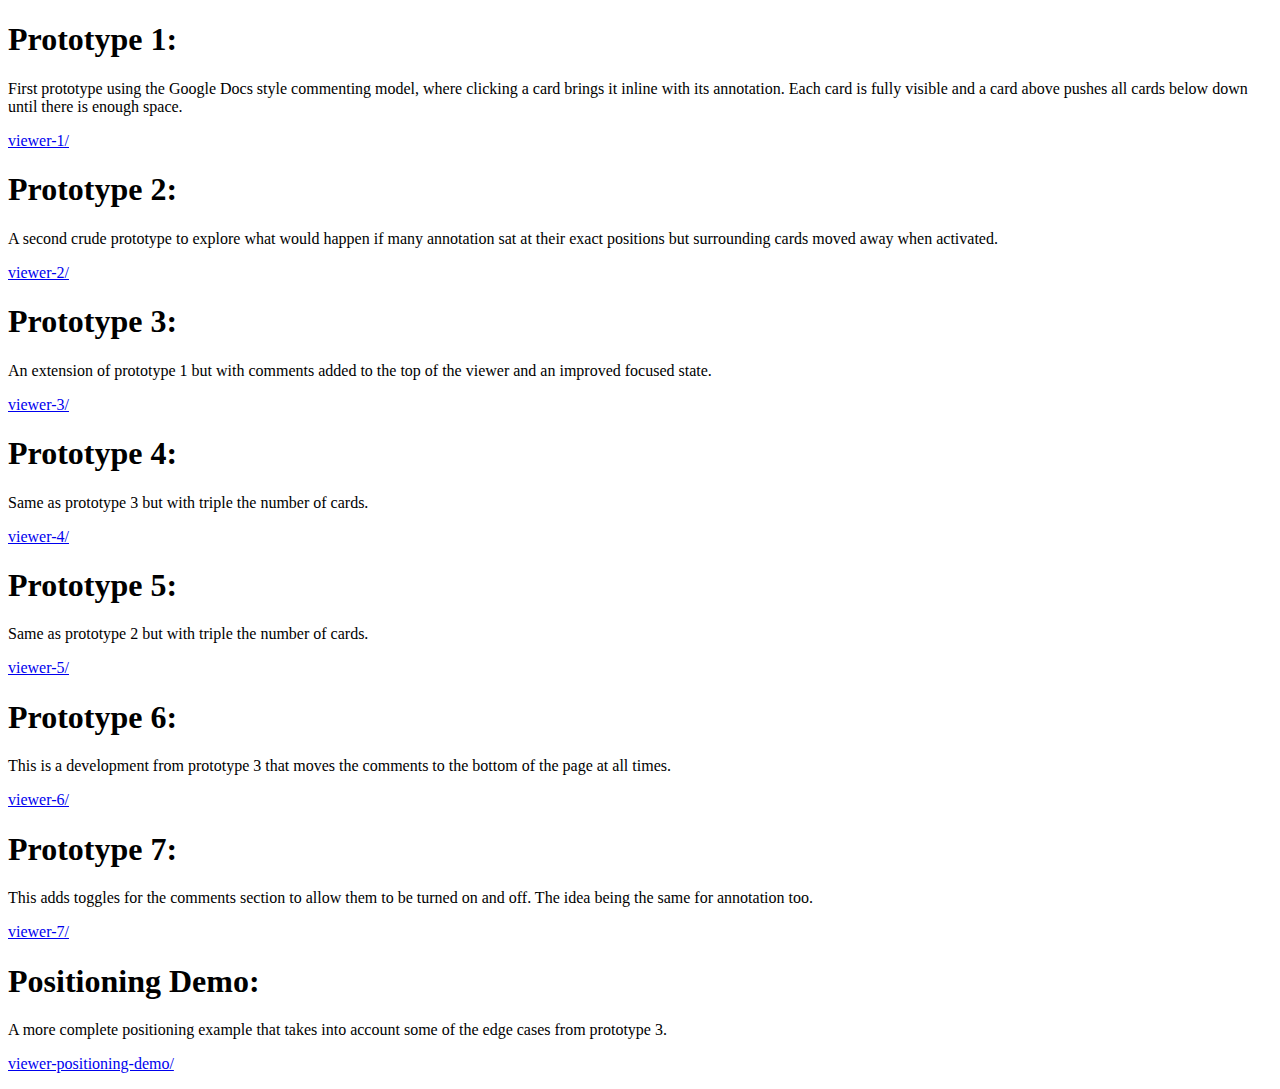
<file: index.html>
<!doctype html>
<body>
<h1>Prototype 1:</h1>

<p>
First prototype using the Google Docs style commenting model, where clicking
a card brings it inline with its annotation. Each card is fully visible and
a card above pushes all cards below down until there is enough space.
</p>

<p>
  <a href="./viewer-1/">viewer-1/</a>
</p>

<h1>Prototype 2:</h1>

<p>
A second crude prototype to explore what would happen if many annotation sat
at their exact positions but surrounding cards moved away when activated.
</p>

<p>
  <a href="./viewer-2/">viewer-2/</a>
</p>

<h1>
Prototype 3:
</h1>

<p>
An extension of prototype 1 but with comments added to the top of the viewer
and an improved focused state.
</p>

<p>
  <a href="./viewer-3/">viewer-3/</a>
</p>

<h1>
Prototype 4:
</h1>

<p>
Same as prototype 3 but with triple the number of cards.
</p>

<p>
  <a href="./viewer-4/">viewer-4/</a>
</p>

<h1>
Prototype 5:
</h1>

<p>
Same as prototype 2 but with triple the number of cards.
</p>

<p>
  <a href="./viewer-5/">viewer-5/</a>
</p>

<h1>
Prototype 6:
</h1>

<p>
This is a development from prototype 3 that moves the comments to the bottom
of the page at all times.
</p>

<p>
  <a href="./viewer-6/">viewer-6/</a>
</p>

<h1>
Prototype 7:
</h1>

<p>
This adds toggles for the comments section to allow them to be turned on and
off. The idea being the same for annotation too.
</p>

<p>
  <a href="./viewer-7/">viewer-7/</a>
</p>

<h1>
Positioning Demo:
</h1>

<p>
A more complete positioning example that takes into account some of the edge
cases from prototype 3.
</p>

<p>
  <a href="./viewer-positioning-demo/">viewer-positioning-demo/</a>
</p>
</file>
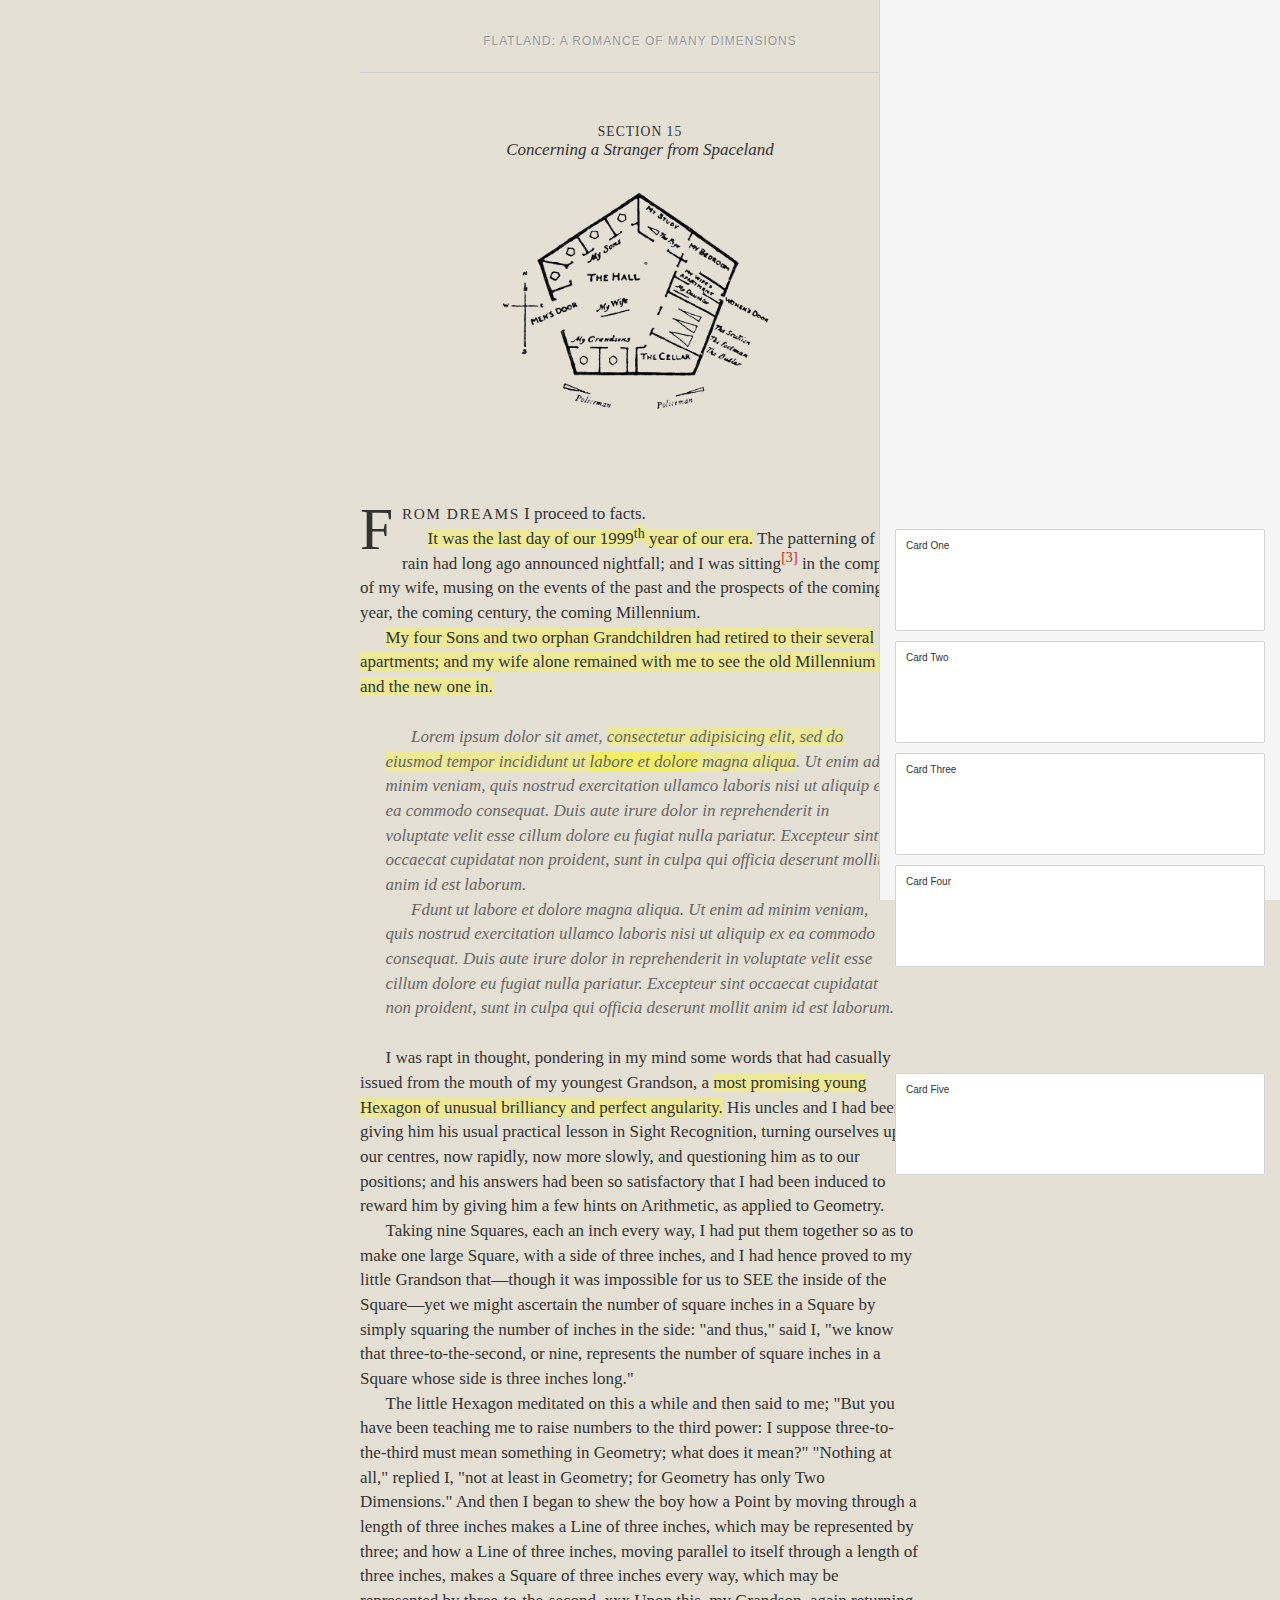
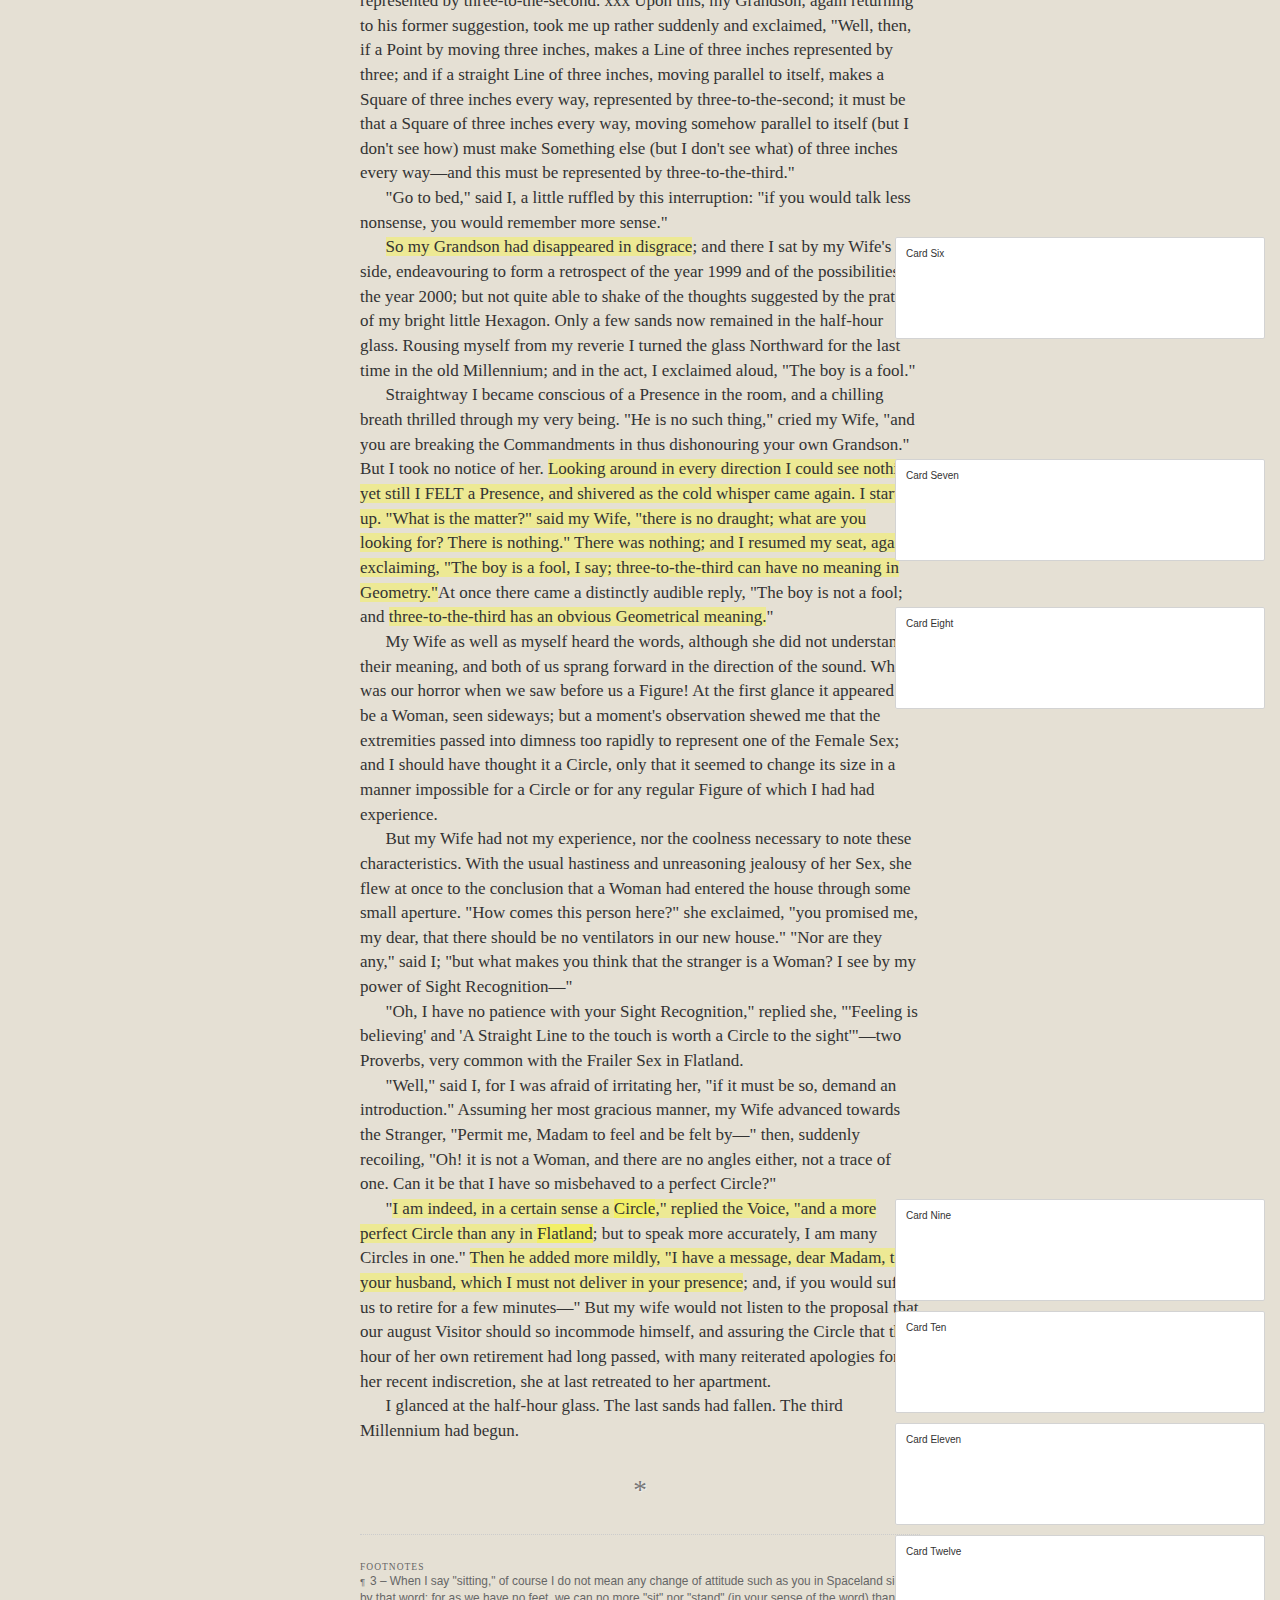
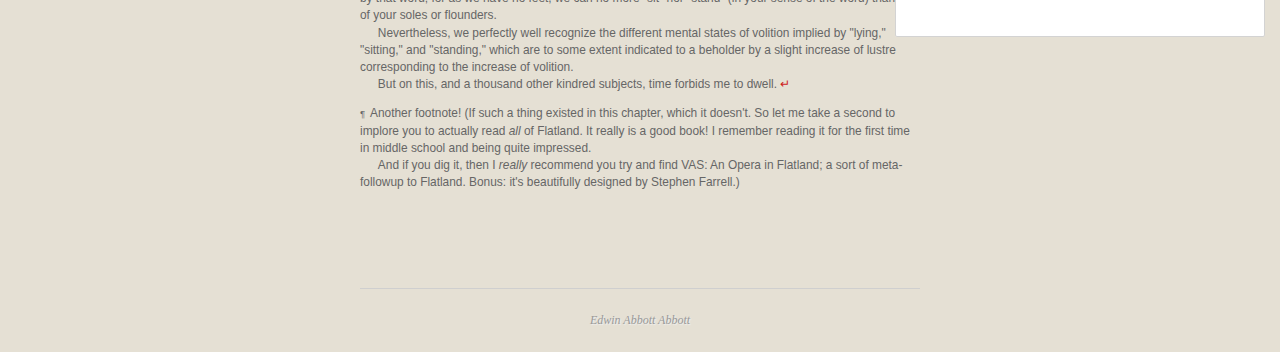
<file: viewer-1/index.html>
<!DOCTYPE html>
<html lang="en">
<head>
  <title>Hypothesis Viewer Prototype 1</title>

  <meta charset="utf-8">
  <meta name="viewport" content="width=device-width, minimum-scale=1.0, maximum-scale=1.0" />

  <link href="css/master.css" rel="stylesheet" type="text/css" />
  <link href="css/main.css" rel="stylesheet" type="text/css" />
</head>
<body class="low georgia ragged">
  <div id="content_container" class="knee">
    <header>Flatland: A Romance of Many Dimensions</header>
    <div class="body_text">
      <div id="title_block">
        <h2>SECTION 15</h2>
        <h3>Concerning a Stranger from Spaceland</h3>
        <img src="images/flatland-illustration.png" alt="Flatland title illustration" />
      </div>

      <p class="fp">F<span class="sc">rom dreams</span> I proceed to facts.</p>

      <p><span class="hl" data-annotation-id="1">It was the last day of our
        1999</span><sup><span class="hl"
    data-annotation-id="1">th</span></sup><span class="hl"
    data-annotation-id="1"> year of our era.</span>  The patterning of the rain
    had long ago announced nightfall; and I was sitting<sup id="ref3"><a
    href="#fn3">[3]</a></sup></em> in the company of my wife, musing on the
    events of the past and the prospects of the coming year, the coming
    century, the coming Millennium.</p>

      <p><span class="hl" data-annotation-id="2">My four Sons and two orphan Grandchildren had retired to their several
      apartments; and my wife alone remained with me to see the old
      Millennium out and the new one in.</span></p>

      <blockquote>
        <p>Lorem ipsum dolor sit amet, <span class="hl" data-annotation-id="3">consectetur adipisicing elit, sed do eiusmod tempor incididunt ut <span class="hl" data-annotation-id="4">labore et dolore</span> magna aliqua</span>. Ut enim ad minim veniam, quis nostrud exercitation ullamco laboris nisi ut aliquip ex ea commodo consequat. Duis aute irure dolor in reprehenderit in voluptate velit esse cillum dolore eu fugiat nulla pariatur. Excepteur sint occaecat cupidatat non proident, sunt in culpa qui officia deserunt mollit anim id est laborum.</p>
        <p>Fdunt ut labore et dolore magna aliqua. Ut enim ad minim veniam, quis nostrud exercitation ullamco laboris nisi ut aliquip ex ea commodo consequat. Duis aute irure dolor in reprehenderit in voluptate velit esse cillum dolore eu fugiat nulla pariatur. Excepteur sint occaecat cupidatat non proident, sunt in culpa qui officia deserunt mollit anim id est laborum.</p>
      </blockquote>

      <p>I was rapt in thought, pondering in my mind some words that had
      casually issued from the mouth of my youngest Grandson, a <span class="hl" data-annotation-id="5">most
        promising young Hexagon of unusual brilliancy and perfect angularity.</span>
      His uncles and I had been giving him his usual practical lesson in
      Sight Recognition, turning ourselves upon our centres, now rapidly, now
      more slowly, and questioning him as to our positions; and his answers
      had been so satisfactory that I had been induced to reward him by
      giving him a few hints on Arithmetic, as applied to Geometry.</p>

      <p>Taking nine Squares, each an inch every way, I had put them together so
      as to make one large Square, with a side of three inches, and I had
      hence proved to my little Grandson that&mdash;though it was impossible for
      us to SEE the inside of the Square&mdash;yet we might ascertain the number
      of square inches in a Square by simply squaring the number of inches in
      the side:  "and thus," said I, "we know that three-to-the-second, or
      nine, represents the number of square inches in a Square whose side is
      three inches long."</p>

      <p>The little Hexagon meditated on this a while and then said to me; "But
      you have been teaching me to raise numbers to the third power: I
      suppose three-to-the-third must mean something in Geometry; what does
      it mean?"  "Nothing at all," replied I, "not at least in Geometry; for
      Geometry has only Two Dimensions."  And then I began to shew the boy
      how a Point by moving through a length of three inches makes a Line of
      three inches, which may be represented by three; and how a Line of
      three inches, moving parallel to itself through a length of three
      inches, makes a Square of three inches every way, which may be
      represented by three-to-the-second.  xxx Upon this, my Grandson, again
      returning to his former suggestion, took me up rather suddenly and
      exclaimed, "Well, then, if a Point by moving three inches, makes a Line
      of three inches represented by three; and if a straight Line of three
      inches, moving parallel to itself, makes a Square of three inches every
      way, represented by three-to-the-second; it must be that a Square of
      three inches every way, moving somehow parallel to itself (but I don't
      see how) must make Something else (but I don't see what) of three
      inches every way&mdash;and this must be represented by three-to-the-third."</p>

      <p>"Go to bed," said I, a little ruffled by this interruption: "if you
      would talk less nonsense, you would remember more sense."</p>

    <p><span class="hl" data-annotation-id="6">So my Grandson had disappeared in disgrace</span>; and there I sat by my
      Wife's side, endeavouring to form a retrospect of the year 1999 and of
      the possibilities of the year 2000; but not quite able to shake of the
      thoughts suggested by the prattle of my bright little Hexagon.  Only a
      few sands now remained in the half-hour glass.  Rousing myself from my
      reverie I turned the glass Northward for the last time in the old
      Millennium; and in the act, I exclaimed aloud, "The boy is a fool."</p>

      <p>Straightway I became conscious of a Presence in the room, and a
      chilling breath thrilled through my very being.  "He is no such thing,"
      cried my Wife, "and you are breaking the Commandments in thus
      dishonouring your own Grandson."  But I took no notice of her.  <span class="hl" data-annotation-id="7">Looking
      around in every direction I could see nothing; yet still I FELT a
      Presence, and shivered as the cold whisper came again.  I started up.
      "What is the matter?" said my Wife, "there is no draught; what are you
      looking for?  There is nothing."  There was nothing; and I resumed my
      seat, again exclaiming, "The boy is a fool, I say; three-to-the-third
      can have no meaning in Geometry."</span>At once there came a distinctly
      audible reply, "The boy is not a fool; and <span class="hl" data-annotation-id="8">three-to-the-third has an
        obvious Geometrical meaning.</span>"</p>

      <p>My Wife as well as myself heard the words, although she did not
      understand their meaning, and both of us sprang forward in the
      direction of the sound.  What was our horror when we saw before us a
      Figure!  At the first glance it appeared to be a Woman, seen sideways;
      but a moment's observation shewed me that the extremities passed into
      dimness too rapidly to represent one of the Female Sex; and I should
      have thought it a Circle, only that it seemed to change its size in a
      manner impossible for a Circle or for any regular Figure of which I had
      had experience.</p>

      <p>But my Wife had not my experience, nor the coolness necessary to note
      these characteristics.  With the usual hastiness and unreasoning
      jealousy of her Sex, she flew at once to the conclusion that a Woman
      had entered the house through some small aperture.  "How comes this
      person here?" she exclaimed, "you promised me, my dear, that there
      should be no ventilators in our new house."  "Nor are they any," said
      I; "but what makes you think that the stranger is a Woman?  I see by my
      power of Sight Recognition&mdash;"</p>

      <p>"Oh, I have no patience with your Sight Recognition," replied she,
      "'Feeling is believing' and 'A Straight Line to the touch is worth a
      Circle to the sight'"&mdash;two Proverbs, very common with the Frailer Sex
      in Flatland.</p>

      <p>"Well," said I, for I was afraid of irritating her, "if it must be so,
      demand an introduction."  Assuming her most gracious manner, my Wife
      advanced towards the Stranger, "Permit me, Madam to feel and be felt
      by&mdash;" then, suddenly recoiling, "Oh! it is not a Woman, and there are
      no angles either, not a trace of one.  Can it be that I have so
      misbehaved to a perfect Circle?"</p>

    <p>"<span class="hl" data-annotation-id="9">I am indeed, in a certain sense a <span class="hl" data-annotation-id="10">Circle</span>," replied the Voice, "and a
        more perfect Circle than any in <span class="hl" data-annotation-id="11">Flatland</span></span>; but to speak more accurately,
      I am many Circles in one."  <span class="hl" data-annotation-id="12">Then he added more mildly, "I have a
      message, dear Madam, to your husband, which I must not deliver in your
      presence</span>; and, if you would suffer us to retire for a few minutes&mdash;"
      But my wife would not listen to the proposal that our august Visitor
      should so incommode himself, and assuring the Circle that the hour of
      her own retirement had long passed, with many reiterated apologies for
      her recent indiscretion, she at last retreated to her apartment.</p>

      <p>I glanced at the half-hour glass.  The last sands had fallen.  The
      third Millennium had begun.</p>

      <p class="closing">*</p>

      <div class="footnotes">
        <h1>Footnotes</h1>
        <ul>
          <li id="fn3">
            <p>3 &ndash; When I say "sitting," of course I do not mean any change
            of attitude such as you in Spaceland signify by that word; for as we
            have no feet, we can no more "sit" nor "stand" (in your sense of the
            word) than one of your soles or flounders.</p>

            <p>Nevertheless, we perfectly well recognize the different mental states
            of volition implied by "lying," "sitting," and "standing," which are to
            some extent indicated to a beholder by a slight increase of lustre
            corresponding to the increase of volition.</p>

            <p>But on this, and a thousand other kindred subjects, time forbids me to
            dwell. <a href="#ref3">&crarr;</a></p>
          </li>
          <li>
            <p>Another footnote! (If such a thing existed in this chapter, which it doesn't. So let me take a second to implore you to actually read <em>all</em> of Flatland. It really is a good book! I remember reading it for the first time in middle school and being quite impressed.</p>
            <p>And if you dig it, then I <em>really</em> recommend you try and find VAS: An Opera in Flatland; a sort of meta-followup to Flatland. Bonus: it's beautifully designed by Stephen Farrell.)</p>
          </li>
        </ul>
      </div>
    </div>

    <footer>Edwin Abbott Abbott</footer>
  </div>

  <div class="sidebar">
    <ul class="annotation-list">
      <li class="annotation-item" data-annotation-id="1">Card One</li>
      <li class="annotation-item" data-annotation-id="2">Card Two</li>
      <li class="annotation-item" data-annotation-id="3">Card Three</li>
      <li class="annotation-item" data-annotation-id="4">Card Four</li>
      <li class="annotation-item" data-annotation-id="5">Card Five</li>
      <li class="annotation-item" data-annotation-id="6">Card Six</li>
      <li class="annotation-item" data-annotation-id="7">Card Seven</li>
      <li class="annotation-item" data-annotation-id="8">Card Eight</li>
      <li class="annotation-item" data-annotation-id="9">Card Nine</li>
      <li class="annotation-item" data-annotation-id="10">Card Ten</li>
      <li class="annotation-item" data-annotation-id="11">Card Eleven</li>
      <li class="annotation-item" data-annotation-id="12">Card Twelve</li>
    </ul>
  </div>
    <script src="scripts/main.js"></script>
</body>
</html>
</file>
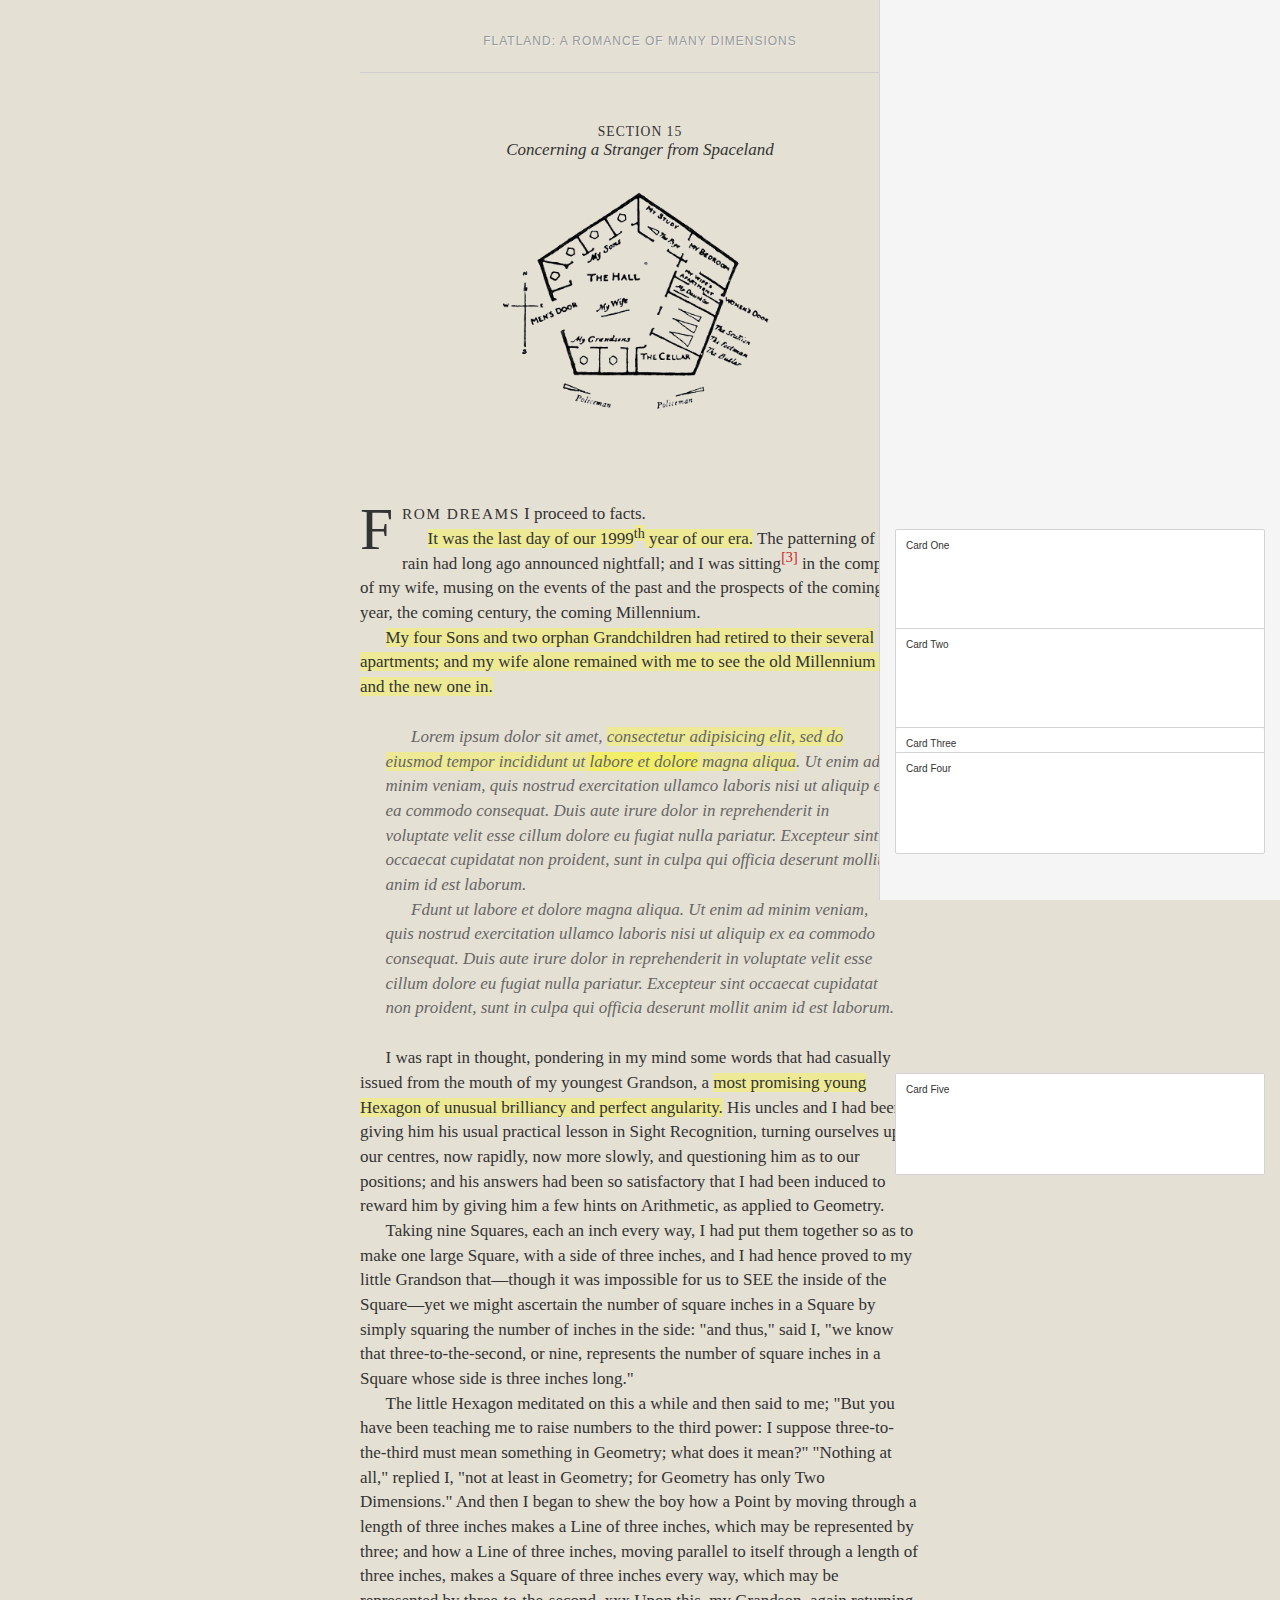
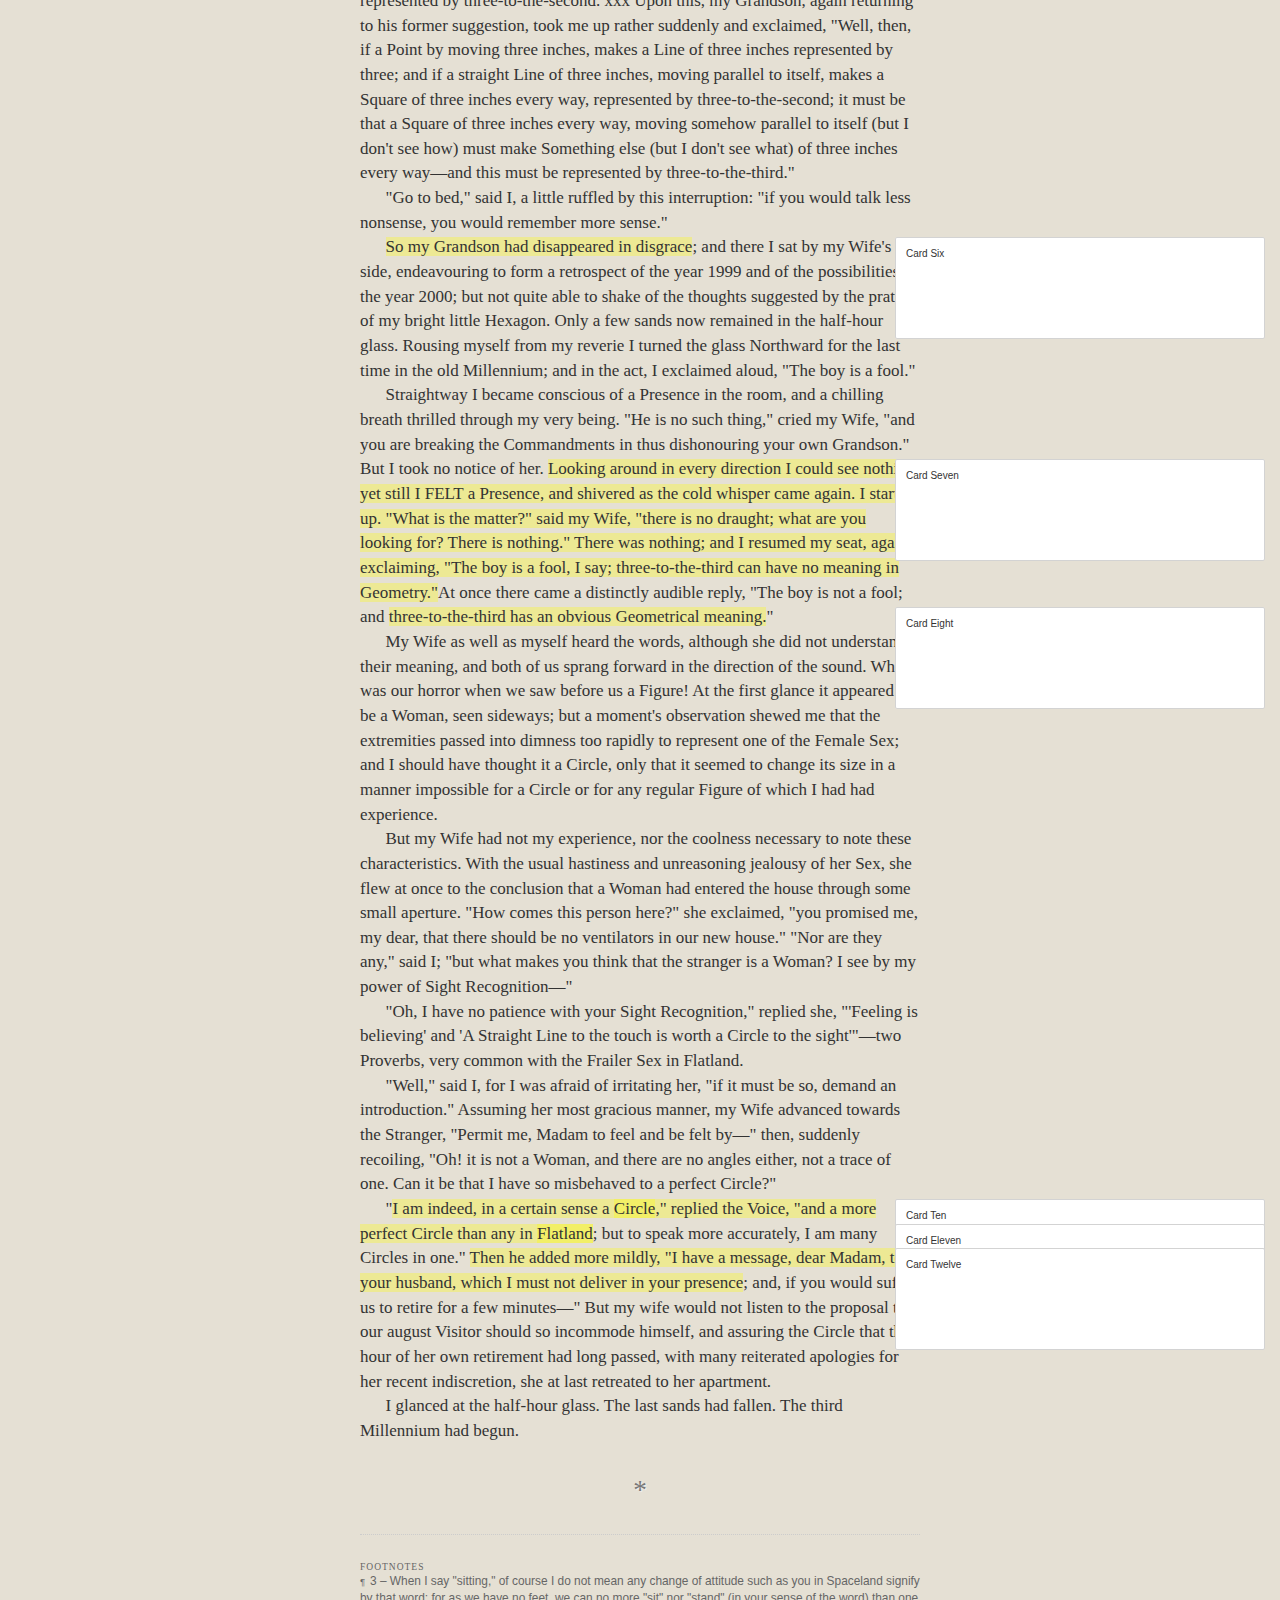
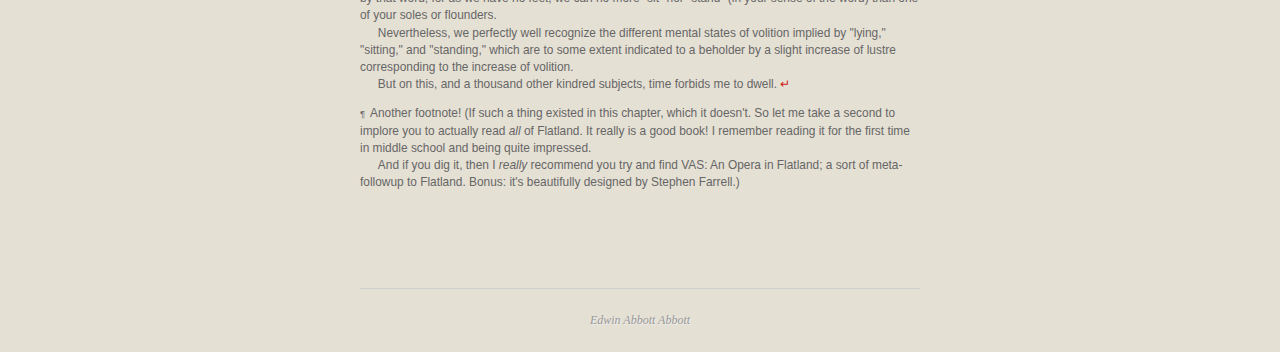
<file: viewer-2/index.html>
<!DOCTYPE html>
<html lang="en">
<head>
  <title>Hypothesis Viewer Prototype 2</title>

  <meta charset="utf-8">
  <meta name="viewport" content="width=device-width, minimum-scale=1.0, maximum-scale=1.0" />

  <link href="css/master.css" rel="stylesheet" type="text/css" />
  <link href="css/main.css" rel="stylesheet" type="text/css" />
</head>
<body class="low georgia ragged">
  <div id="content_container" class="knee">
    <header>Flatland: A Romance of Many Dimensions</header>
    <div class="body_text">
      <div id="title_block">
        <h2>SECTION 15</h2>
        <h3>Concerning a Stranger from Spaceland</h3>
        <img src="images/flatland-illustration.png" alt="Flatland title illustration" />
      </div>

      <p class="fp">F<span class="sc">rom dreams</span> I proceed to facts.</p>

      <p><span class="hl" data-annotation-id="1">It was the last day of our
        1999</span><sup><span class="hl"
    data-annotation-id="1">th</span></sup><span class="hl"
    data-annotation-id="1"> year of our era.</span>  The patterning of the rain
    had long ago announced nightfall; and I was sitting<sup id="ref3"><a
    href="#fn3">[3]</a></sup></em> in the company of my wife, musing on the
    events of the past and the prospects of the coming year, the coming
    century, the coming Millennium.</p>

      <p><span class="hl" data-annotation-id="2">My four Sons and two orphan Grandchildren had retired to their several
      apartments; and my wife alone remained with me to see the old
      Millennium out and the new one in.</span></p>

      <blockquote>
        <p>Lorem ipsum dolor sit amet, <span class="hl" data-annotation-id="3">consectetur adipisicing elit, sed do eiusmod tempor incididunt ut <span class="hl" data-annotation-id="4">labore et dolore</span> magna aliqua</span>. Ut enim ad minim veniam, quis nostrud exercitation ullamco laboris nisi ut aliquip ex ea commodo consequat. Duis aute irure dolor in reprehenderit in voluptate velit esse cillum dolore eu fugiat nulla pariatur. Excepteur sint occaecat cupidatat non proident, sunt in culpa qui officia deserunt mollit anim id est laborum.</p>
        <p>Fdunt ut labore et dolore magna aliqua. Ut enim ad minim veniam, quis nostrud exercitation ullamco laboris nisi ut aliquip ex ea commodo consequat. Duis aute irure dolor in reprehenderit in voluptate velit esse cillum dolore eu fugiat nulla pariatur. Excepteur sint occaecat cupidatat non proident, sunt in culpa qui officia deserunt mollit anim id est laborum.</p>
      </blockquote>

      <p>I was rapt in thought, pondering in my mind some words that had
      casually issued from the mouth of my youngest Grandson, a <span class="hl" data-annotation-id="5">most
        promising young Hexagon of unusual brilliancy and perfect angularity.</span>
      His uncles and I had been giving him his usual practical lesson in
      Sight Recognition, turning ourselves upon our centres, now rapidly, now
      more slowly, and questioning him as to our positions; and his answers
      had been so satisfactory that I had been induced to reward him by
      giving him a few hints on Arithmetic, as applied to Geometry.</p>

      <p>Taking nine Squares, each an inch every way, I had put them together so
      as to make one large Square, with a side of three inches, and I had
      hence proved to my little Grandson that&mdash;though it was impossible for
      us to SEE the inside of the Square&mdash;yet we might ascertain the number
      of square inches in a Square by simply squaring the number of inches in
      the side:  "and thus," said I, "we know that three-to-the-second, or
      nine, represents the number of square inches in a Square whose side is
      three inches long."</p>

      <p>The little Hexagon meditated on this a while and then said to me; "But
      you have been teaching me to raise numbers to the third power: I
      suppose three-to-the-third must mean something in Geometry; what does
      it mean?"  "Nothing at all," replied I, "not at least in Geometry; for
      Geometry has only Two Dimensions."  And then I began to shew the boy
      how a Point by moving through a length of three inches makes a Line of
      three inches, which may be represented by three; and how a Line of
      three inches, moving parallel to itself through a length of three
      inches, makes a Square of three inches every way, which may be
      represented by three-to-the-second.  xxx Upon this, my Grandson, again
      returning to his former suggestion, took me up rather suddenly and
      exclaimed, "Well, then, if a Point by moving three inches, makes a Line
      of three inches represented by three; and if a straight Line of three
      inches, moving parallel to itself, makes a Square of three inches every
      way, represented by three-to-the-second; it must be that a Square of
      three inches every way, moving somehow parallel to itself (but I don't
      see how) must make Something else (but I don't see what) of three
      inches every way&mdash;and this must be represented by three-to-the-third."</p>

      <p>"Go to bed," said I, a little ruffled by this interruption: "if you
      would talk less nonsense, you would remember more sense."</p>

    <p><span class="hl" data-annotation-id="6">So my Grandson had disappeared in disgrace</span>; and there I sat by my
      Wife's side, endeavouring to form a retrospect of the year 1999 and of
      the possibilities of the year 2000; but not quite able to shake of the
      thoughts suggested by the prattle of my bright little Hexagon.  Only a
      few sands now remained in the half-hour glass.  Rousing myself from my
      reverie I turned the glass Northward for the last time in the old
      Millennium; and in the act, I exclaimed aloud, "The boy is a fool."</p>

      <p>Straightway I became conscious of a Presence in the room, and a
      chilling breath thrilled through my very being.  "He is no such thing,"
      cried my Wife, "and you are breaking the Commandments in thus
      dishonouring your own Grandson."  But I took no notice of her.  <span class="hl" data-annotation-id="7">Looking
      around in every direction I could see nothing; yet still I FELT a
      Presence, and shivered as the cold whisper came again.  I started up.
      "What is the matter?" said my Wife, "there is no draught; what are you
      looking for?  There is nothing."  There was nothing; and I resumed my
      seat, again exclaiming, "The boy is a fool, I say; three-to-the-third
      can have no meaning in Geometry."</span>At once there came a distinctly
      audible reply, "The boy is not a fool; and <span class="hl" data-annotation-id="8">three-to-the-third has an
        obvious Geometrical meaning.</span>"</p>

      <p>My Wife as well as myself heard the words, although she did not
      understand their meaning, and both of us sprang forward in the
      direction of the sound.  What was our horror when we saw before us a
      Figure!  At the first glance it appeared to be a Woman, seen sideways;
      but a moment's observation shewed me that the extremities passed into
      dimness too rapidly to represent one of the Female Sex; and I should
      have thought it a Circle, only that it seemed to change its size in a
      manner impossible for a Circle or for any regular Figure of which I had
      had experience.</p>

      <p>But my Wife had not my experience, nor the coolness necessary to note
      these characteristics.  With the usual hastiness and unreasoning
      jealousy of her Sex, she flew at once to the conclusion that a Woman
      had entered the house through some small aperture.  "How comes this
      person here?" she exclaimed, "you promised me, my dear, that there
      should be no ventilators in our new house."  "Nor are they any," said
      I; "but what makes you think that the stranger is a Woman?  I see by my
      power of Sight Recognition&mdash;"</p>

      <p>"Oh, I have no patience with your Sight Recognition," replied she,
      "'Feeling is believing' and 'A Straight Line to the touch is worth a
      Circle to the sight'"&mdash;two Proverbs, very common with the Frailer Sex
      in Flatland.</p>

      <p>"Well," said I, for I was afraid of irritating her, "if it must be so,
      demand an introduction."  Assuming her most gracious manner, my Wife
      advanced towards the Stranger, "Permit me, Madam to feel and be felt
      by&mdash;" then, suddenly recoiling, "Oh! it is not a Woman, and there are
      no angles either, not a trace of one.  Can it be that I have so
      misbehaved to a perfect Circle?"</p>

    <p>"<span class="hl" data-annotation-id="9">I am indeed, in a certain sense a <span class="hl" data-annotation-id="10">Circle</span>," replied the Voice, "and a
        more perfect Circle than any in <span class="hl" data-annotation-id="11">Flatland</span></span>; but to speak more accurately,
      I am many Circles in one."  <span class="hl" data-annotation-id="12">Then he added more mildly, "I have a
      message, dear Madam, to your husband, which I must not deliver in your
      presence</span>; and, if you would suffer us to retire for a few minutes&mdash;"
      But my wife would not listen to the proposal that our august Visitor
      should so incommode himself, and assuring the Circle that the hour of
      her own retirement had long passed, with many reiterated apologies for
      her recent indiscretion, she at last retreated to her apartment.</p>

      <p>I glanced at the half-hour glass.  The last sands had fallen.  The
      third Millennium had begun.</p>

      <p class="closing">*</p>

      <div class="footnotes">
        <h1>Footnotes</h1>
        <ul>
          <li id="fn3">
            <p>3 &ndash; When I say "sitting," of course I do not mean any change
            of attitude such as you in Spaceland signify by that word; for as we
            have no feet, we can no more "sit" nor "stand" (in your sense of the
            word) than one of your soles or flounders.</p>

            <p>Nevertheless, we perfectly well recognize the different mental states
            of volition implied by "lying," "sitting," and "standing," which are to
            some extent indicated to a beholder by a slight increase of lustre
            corresponding to the increase of volition.</p>

            <p>But on this, and a thousand other kindred subjects, time forbids me to
            dwell. <a href="#ref3">&crarr;</a></p>
          </li>
          <li>
            <p>Another footnote! (If such a thing existed in this chapter, which it doesn't. So let me take a second to implore you to actually read <em>all</em> of Flatland. It really is a good book! I remember reading it for the first time in middle school and being quite impressed.</p>
            <p>And if you dig it, then I <em>really</em> recommend you try and find VAS: An Opera in Flatland; a sort of meta-followup to Flatland. Bonus: it's beautifully designed by Stephen Farrell.)</p>
          </li>
        </ul>
      </div>
    </div>

    <footer>Edwin Abbott Abbott</footer>
  </div>

  <div class="sidebar">
    <ul class="annotation-list">
      <li class="annotation-item" data-annotation-id="1">Card One</li>
      <li class="annotation-item" data-annotation-id="2">Card Two</li>
      <li class="annotation-item" data-annotation-id="3">Card Three</li>
      <li class="annotation-item" data-annotation-id="4">Card Four</li>
      <li class="annotation-item" data-annotation-id="5">Card Five</li>
      <li class="annotation-item" data-annotation-id="6">Card Six</li>
      <li class="annotation-item" data-annotation-id="7">Card Seven</li>
      <li class="annotation-item" data-annotation-id="8">Card Eight</li>
      <li class="annotation-item" data-annotation-id="9">Card Nine</li>
      <li class="annotation-item" data-annotation-id="10">Card Ten</li>
      <li class="annotation-item" data-annotation-id="11">Card Eleven</li>
      <li class="annotation-item" data-annotation-id="12">Card Twelve</li>
    </ul>
  </div>
    <script src="scripts/main.js"></script>
</body>
</html>
</file>
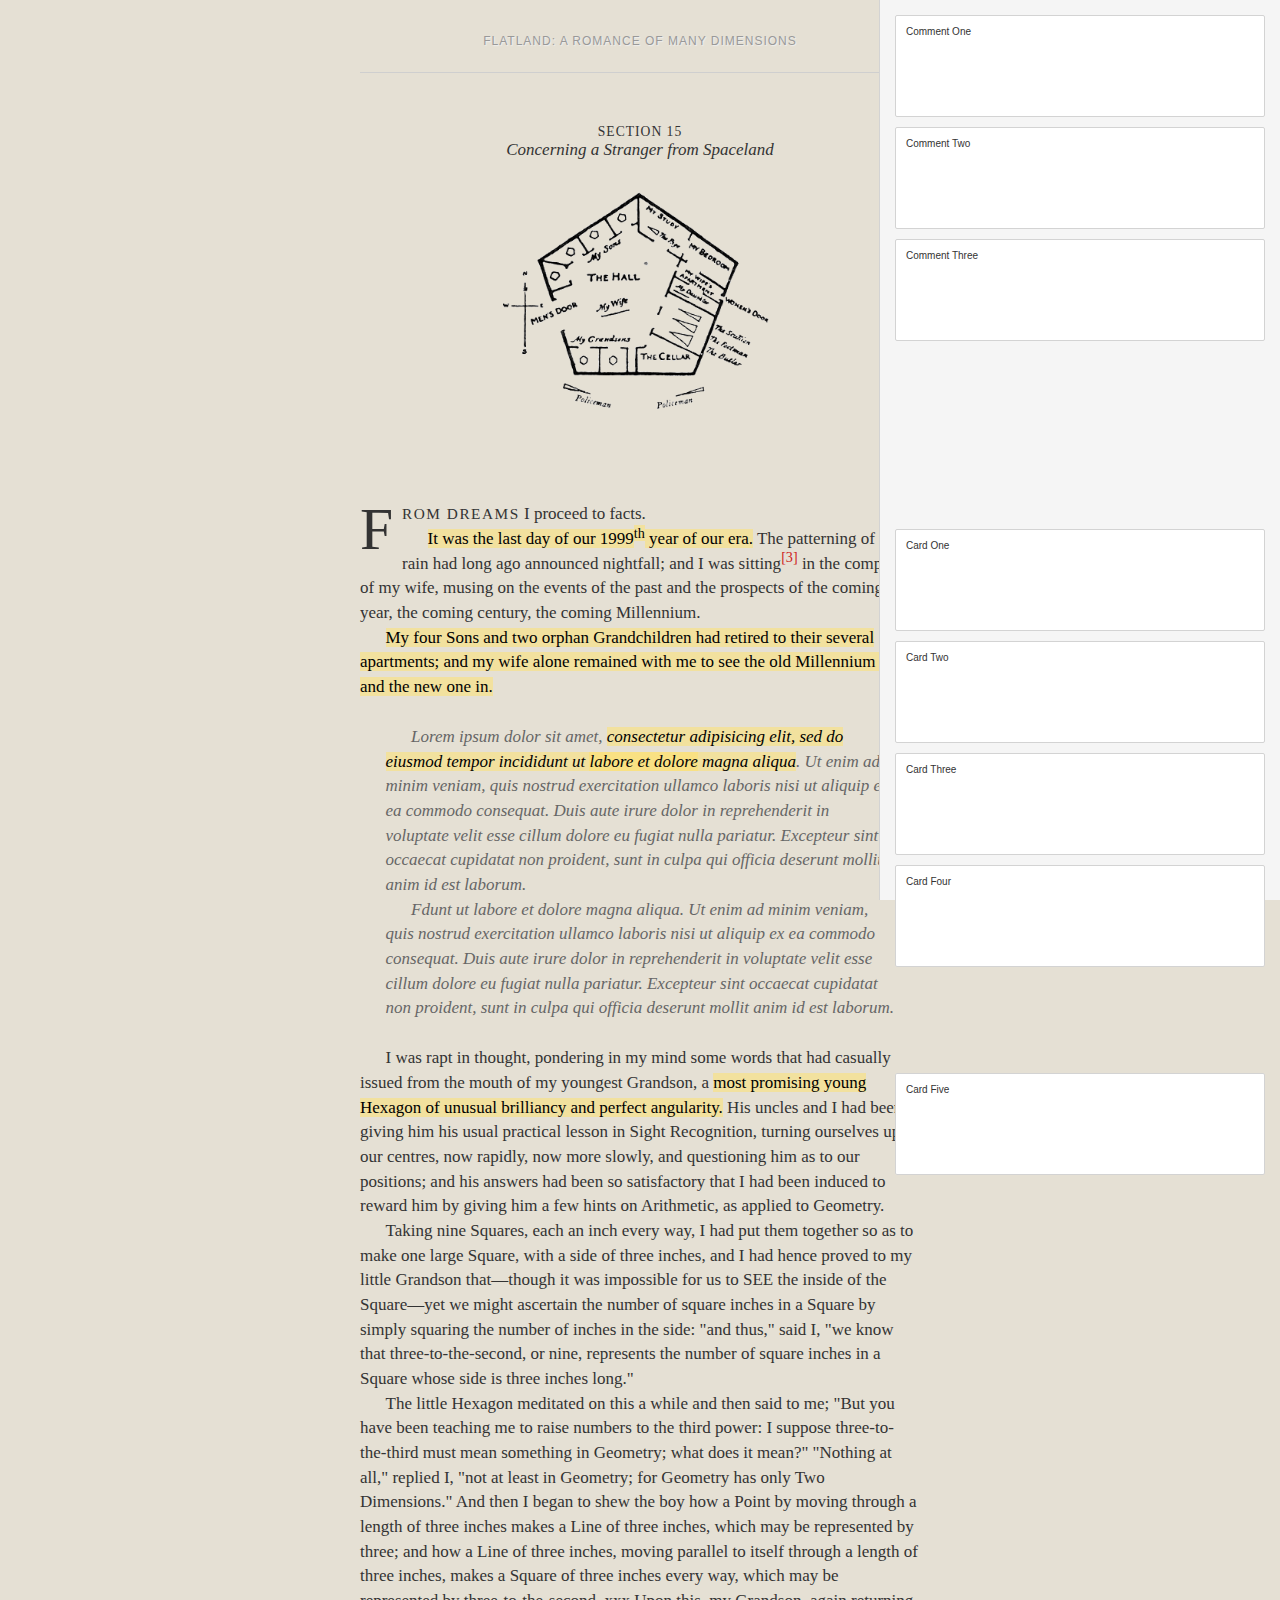
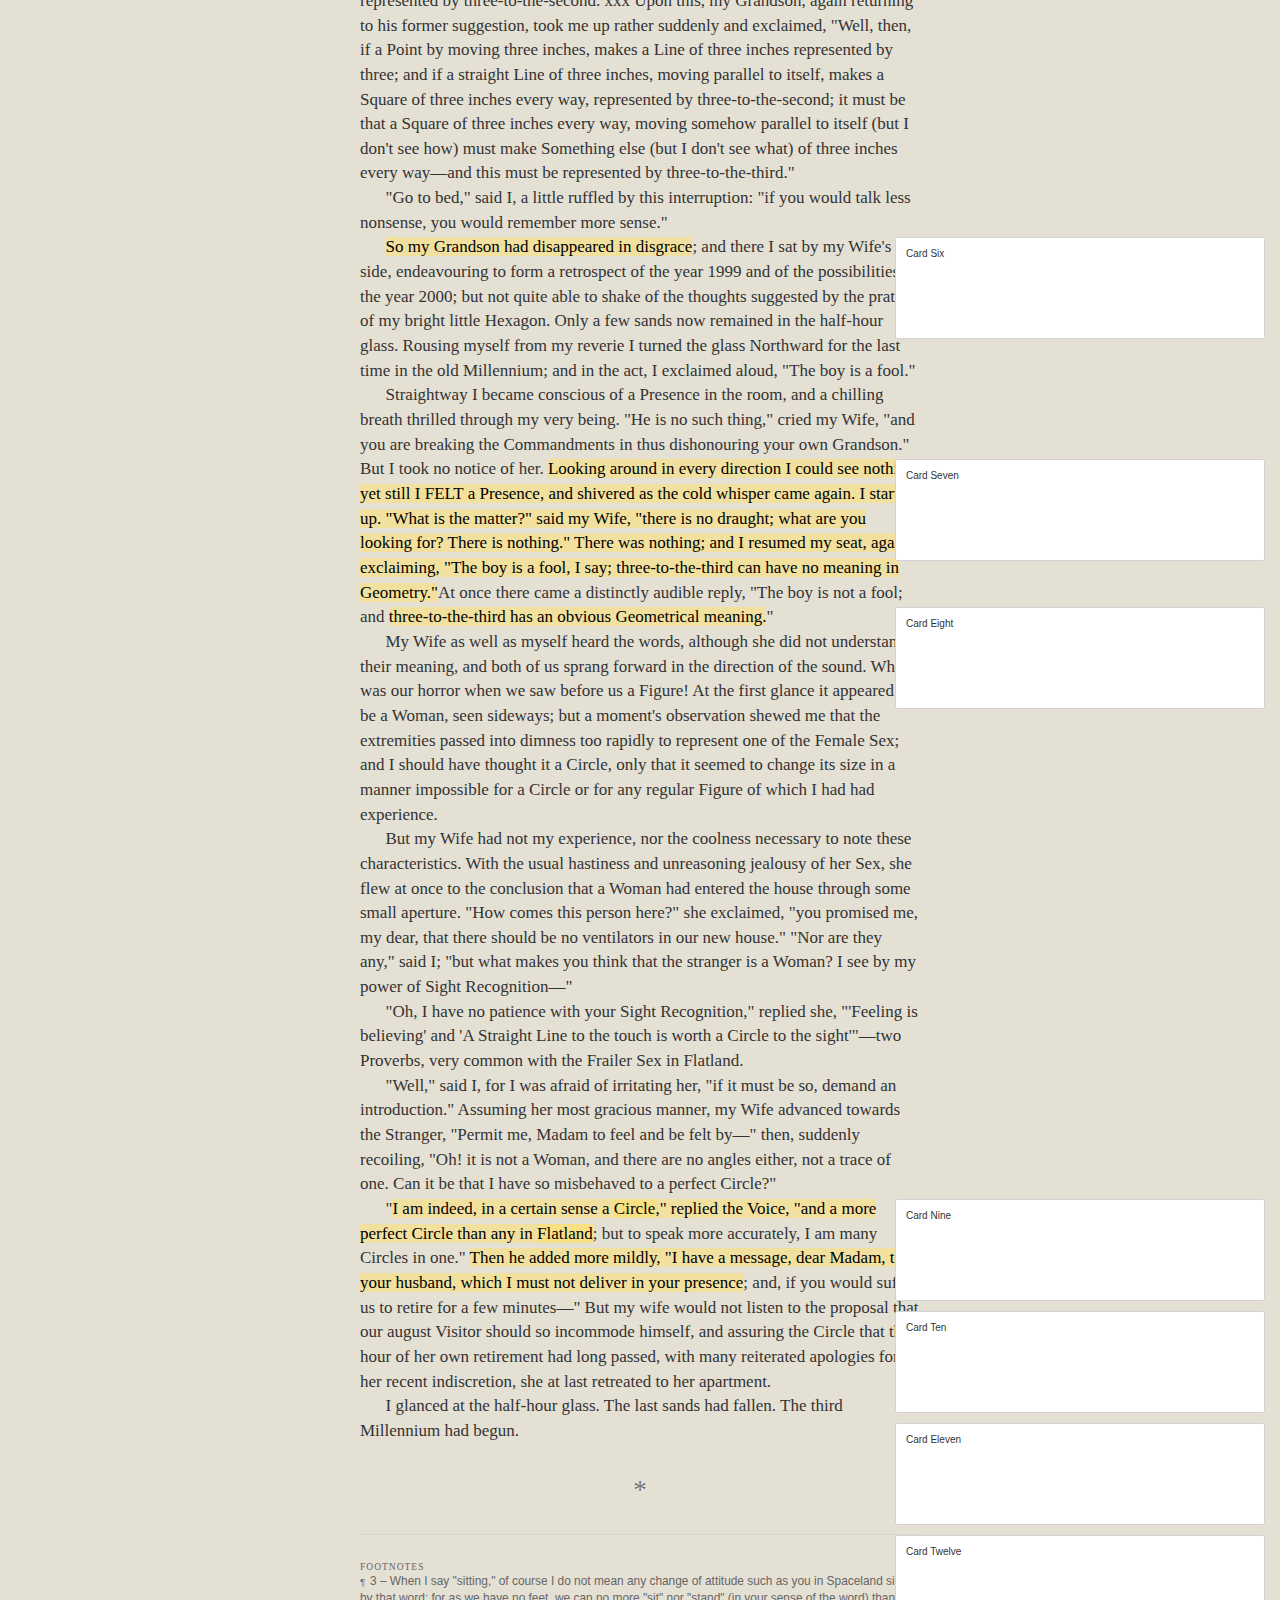
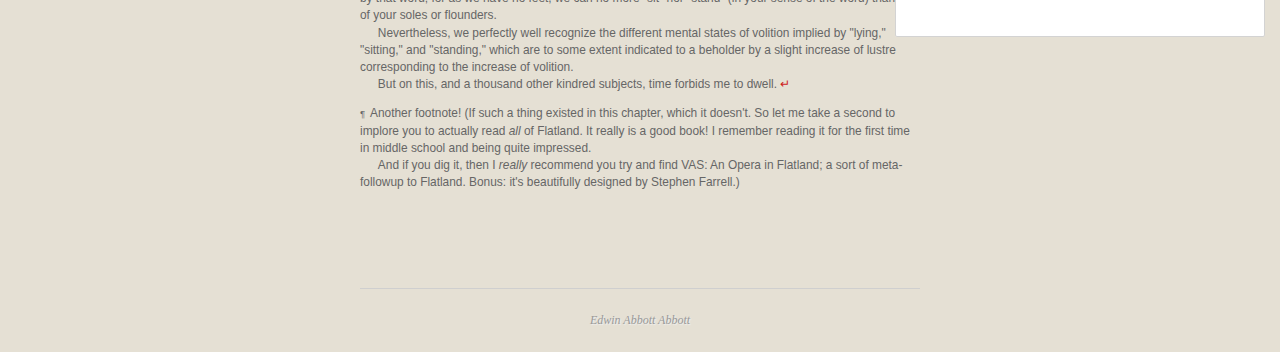
<file: viewer-3/index.html>
<!DOCTYPE html>
<html lang="en">
<head>
  <title>Bibliotype — Longform Base Typography for Tablets</title>

  <meta charset="utf-8">
  <meta name="viewport" content="width=device-width, minimum-scale=1.0, maximum-scale=1.0" />

  <link href="css/master.css" rel="stylesheet" type="text/css" />
  <link href="css/main.css" rel="stylesheet" type="text/css" />
</head>
<body class="low georgia ragged">
  <div id="content_container" class="knee">
    <header>Flatland: A Romance of Many Dimensions</header>
    <div class="body_text">
      <div id="title_block">
        <h2>SECTION 15</h2>
        <h3>Concerning a Stranger from Spaceland</h3>
        <img src="images/flatland-illustration.png" alt="Flatland title illustration" />
      </div>

      <p class="fp">F<span class="sc">rom dreams</span> I proceed to facts.</p>

      <p><span class="hl" data-annotation-id="1">It was the last day of our
        1999</span><sup><span class="hl"
    data-annotation-id="1">th</span></sup><span class="hl"
    data-annotation-id="1"> year of our era.</span>  The patterning of the rain
    had long ago announced nightfall; and I was sitting<sup id="ref3"><a
    href="#fn3">[3]</a></sup></em> in the company of my wife, musing on the
    events of the past and the prospects of the coming year, the coming
    century, the coming Millennium.</p>

      <p><span class="hl" data-annotation-id="2">My four Sons and two orphan Grandchildren had retired to their several
      apartments; and my wife alone remained with me to see the old
      Millennium out and the new one in.</span></p>

      <blockquote>
        <p>Lorem ipsum dolor sit amet, <span class="hl" data-annotation-id="3">consectetur adipisicing elit, sed do eiusmod tempor incididunt ut <span class="hl" data-annotation-id="4">labore et dolore</span> magna aliqua</span>. Ut enim ad minim veniam, quis nostrud exercitation ullamco laboris nisi ut aliquip ex ea commodo consequat. Duis aute irure dolor in reprehenderit in voluptate velit esse cillum dolore eu fugiat nulla pariatur. Excepteur sint occaecat cupidatat non proident, sunt in culpa qui officia deserunt mollit anim id est laborum.</p>
        <p>Fdunt ut labore et dolore magna aliqua. Ut enim ad minim veniam, quis nostrud exercitation ullamco laboris nisi ut aliquip ex ea commodo consequat. Duis aute irure dolor in reprehenderit in voluptate velit esse cillum dolore eu fugiat nulla pariatur. Excepteur sint occaecat cupidatat non proident, sunt in culpa qui officia deserunt mollit anim id est laborum.</p>
      </blockquote>

      <p>I was rapt in thought, pondering in my mind some words that had
      casually issued from the mouth of my youngest Grandson, a <span class="hl" data-annotation-id="5">most
        promising young Hexagon of unusual brilliancy and perfect angularity.</span>
      His uncles and I had been giving him his usual practical lesson in
      Sight Recognition, turning ourselves upon our centres, now rapidly, now
      more slowly, and questioning him as to our positions; and his answers
      had been so satisfactory that I had been induced to reward him by
      giving him a few hints on Arithmetic, as applied to Geometry.</p>

      <p>Taking nine Squares, each an inch every way, I had put them together so
      as to make one large Square, with a side of three inches, and I had
      hence proved to my little Grandson that&mdash;though it was impossible for
      us to SEE the inside of the Square&mdash;yet we might ascertain the number
      of square inches in a Square by simply squaring the number of inches in
      the side:  "and thus," said I, "we know that three-to-the-second, or
      nine, represents the number of square inches in a Square whose side is
      three inches long."</p>

      <p>The little Hexagon meditated on this a while and then said to me; "But
      you have been teaching me to raise numbers to the third power: I
      suppose three-to-the-third must mean something in Geometry; what does
      it mean?"  "Nothing at all," replied I, "not at least in Geometry; for
      Geometry has only Two Dimensions."  And then I began to shew the boy
      how a Point by moving through a length of three inches makes a Line of
      three inches, which may be represented by three; and how a Line of
      three inches, moving parallel to itself through a length of three
      inches, makes a Square of three inches every way, which may be
      represented by three-to-the-second.  xxx Upon this, my Grandson, again
      returning to his former suggestion, took me up rather suddenly and
      exclaimed, "Well, then, if a Point by moving three inches, makes a Line
      of three inches represented by three; and if a straight Line of three
      inches, moving parallel to itself, makes a Square of three inches every
      way, represented by three-to-the-second; it must be that a Square of
      three inches every way, moving somehow parallel to itself (but I don't
      see how) must make Something else (but I don't see what) of three
      inches every way&mdash;and this must be represented by three-to-the-third."</p>

      <p>"Go to bed," said I, a little ruffled by this interruption: "if you
      would talk less nonsense, you would remember more sense."</p>

    <p><span class="hl" data-annotation-id="6">So my Grandson had disappeared in disgrace</span>; and there I sat by my
      Wife's side, endeavouring to form a retrospect of the year 1999 and of
      the possibilities of the year 2000; but not quite able to shake of the
      thoughts suggested by the prattle of my bright little Hexagon.  Only a
      few sands now remained in the half-hour glass.  Rousing myself from my
      reverie I turned the glass Northward for the last time in the old
      Millennium; and in the act, I exclaimed aloud, "The boy is a fool."</p>

      <p>Straightway I became conscious of a Presence in the room, and a
      chilling breath thrilled through my very being.  "He is no such thing,"
      cried my Wife, "and you are breaking the Commandments in thus
      dishonouring your own Grandson."  But I took no notice of her.  <span class="hl" data-annotation-id="7">Looking
      around in every direction I could see nothing; yet still I FELT a
      Presence, and shivered as the cold whisper came again.  I started up.
      "What is the matter?" said my Wife, "there is no draught; what are you
      looking for?  There is nothing."  There was nothing; and I resumed my
      seat, again exclaiming, "The boy is a fool, I say; three-to-the-third
      can have no meaning in Geometry."</span>At once there came a distinctly
      audible reply, "The boy is not a fool; and <span class="hl" data-annotation-id="8">three-to-the-third has an
        obvious Geometrical meaning.</span>"</p>

      <p>My Wife as well as myself heard the words, although she did not
      understand their meaning, and both of us sprang forward in the
      direction of the sound.  What was our horror when we saw before us a
      Figure!  At the first glance it appeared to be a Woman, seen sideways;
      but a moment's observation shewed me that the extremities passed into
      dimness too rapidly to represent one of the Female Sex; and I should
      have thought it a Circle, only that it seemed to change its size in a
      manner impossible for a Circle or for any regular Figure of which I had
      had experience.</p>

      <p>But my Wife had not my experience, nor the coolness necessary to note
      these characteristics.  With the usual hastiness and unreasoning
      jealousy of her Sex, she flew at once to the conclusion that a Woman
      had entered the house through some small aperture.  "How comes this
      person here?" she exclaimed, "you promised me, my dear, that there
      should be no ventilators in our new house."  "Nor are they any," said
      I; "but what makes you think that the stranger is a Woman?  I see by my
      power of Sight Recognition&mdash;"</p>

      <p>"Oh, I have no patience with your Sight Recognition," replied she,
      "'Feeling is believing' and 'A Straight Line to the touch is worth a
      Circle to the sight'"&mdash;two Proverbs, very common with the Frailer Sex
      in Flatland.</p>

      <p>"Well," said I, for I was afraid of irritating her, "if it must be so,
      demand an introduction."  Assuming her most gracious manner, my Wife
      advanced towards the Stranger, "Permit me, Madam to feel and be felt
      by&mdash;" then, suddenly recoiling, "Oh! it is not a Woman, and there are
      no angles either, not a trace of one.  Can it be that I have so
      misbehaved to a perfect Circle?"</p>

    <p>"<span class="hl" data-annotation-id="9">I am indeed, in a certain sense a <span class="hl" data-annotation-id="10">Circle</span>," replied the Voice, "and a
        more perfect Circle than any in <span class="hl" data-annotation-id="11">Flatland</span></span>; but to speak more accurately,
      I am many Circles in one."  <span class="hl" data-annotation-id="12">Then he added more mildly, "I have a
      message, dear Madam, to your husband, which I must not deliver in your
      presence</span>; and, if you would suffer us to retire for a few minutes&mdash;"
      But my wife would not listen to the proposal that our august Visitor
      should so incommode himself, and assuring the Circle that the hour of
      her own retirement had long passed, with many reiterated apologies for
      her recent indiscretion, she at last retreated to her apartment.</p>

      <p>I glanced at the half-hour glass.  The last sands had fallen.  The
      third Millennium had begun.</p>

      <p class="closing">*</p>

      <div class="footnotes">
        <h1>Footnotes</h1>
        <ul>
          <li id="fn3">
            <p>3 &ndash; When I say "sitting," of course I do not mean any change
            of attitude such as you in Spaceland signify by that word; for as we
            have no feet, we can no more "sit" nor "stand" (in your sense of the
            word) than one of your soles or flounders.</p>

            <p>Nevertheless, we perfectly well recognize the different mental states
            of volition implied by "lying," "sitting," and "standing," which are to
            some extent indicated to a beholder by a slight increase of lustre
            corresponding to the increase of volition.</p>

            <p>But on this, and a thousand other kindred subjects, time forbids me to
            dwell. <a href="#ref3">&crarr;</a></p>
          </li>
          <li>
            <p>Another footnote! (If such a thing existed in this chapter, which it doesn't. So let me take a second to implore you to actually read <em>all</em> of Flatland. It really is a good book! I remember reading it for the first time in middle school and being quite impressed.</p>
            <p>And if you dig it, then I <em>really</em> recommend you try and find VAS: An Opera in Flatland; a sort of meta-followup to Flatland. Bonus: it's beautifully designed by Stephen Farrell.)</p>
          </li>
        </ul>
      </div>
    </div>

    <footer>Edwin Abbott Abbott</footer>
  </div>

  <div class="sidebar">
    <h1 class="annotation-heading" data-comment-heading>Comments (3)</h1>
    <h1 class="annotation-heading" data-annotation-heading>Annotations (12)</h1>
    <ul class="annotation-list">
      <li class="annotation-item" data-annotation-id="1">Card One</li>
      <li class="annotation-item" data-annotation-id="2">Card Two</li>
      <li class="annotation-item" data-annotation-id="3">Card Three</li>
      <li class="annotation-item" data-annotation-id="4">Card Four</li>
      <li class="annotation-item" data-annotation-id="5">Card Five</li>
      <li class="annotation-item" data-annotation-id="6">Card Six</li>
      <li class="annotation-item" data-annotation-id="7">Card Seven</li>
      <li class="annotation-item" data-annotation-id="8">Card Eight</li>
      <li class="annotation-item" data-annotation-id="9">Card Nine</li>
      <li class="annotation-item" data-annotation-id="10">Card Ten</li>
      <li class="annotation-item" data-annotation-id="11">Card Eleven</li>
      <li class="annotation-item" data-annotation-id="12">Card Twelve</li>
      <li class="annotation-item" data-annotation-id="13">Comment One</li>
      <li class="annotation-item" data-annotation-id="14">Comment Two</li>
      <li class="annotation-item" data-annotation-id="15">Comment Three</li>
    </ul>
  </div>
    <script src="scripts/main.js"></script>
</body>
</html>
</file>
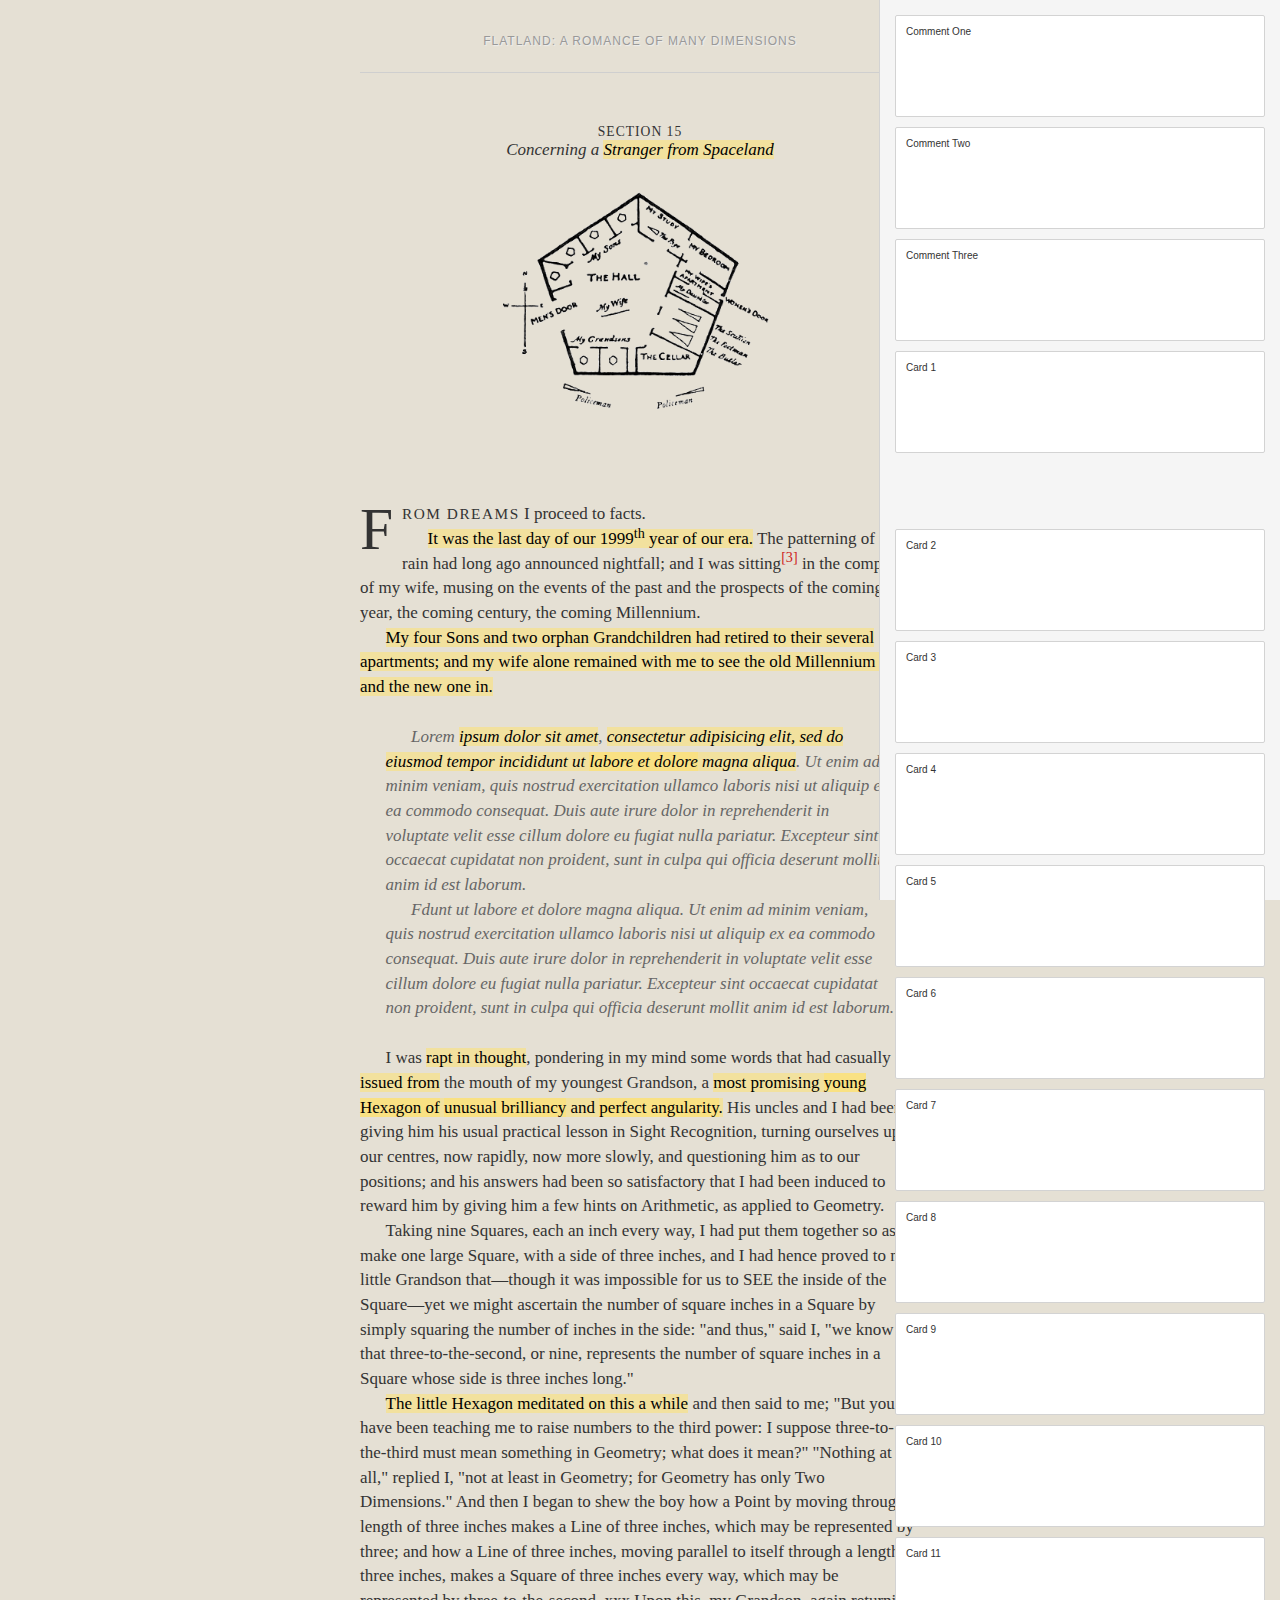
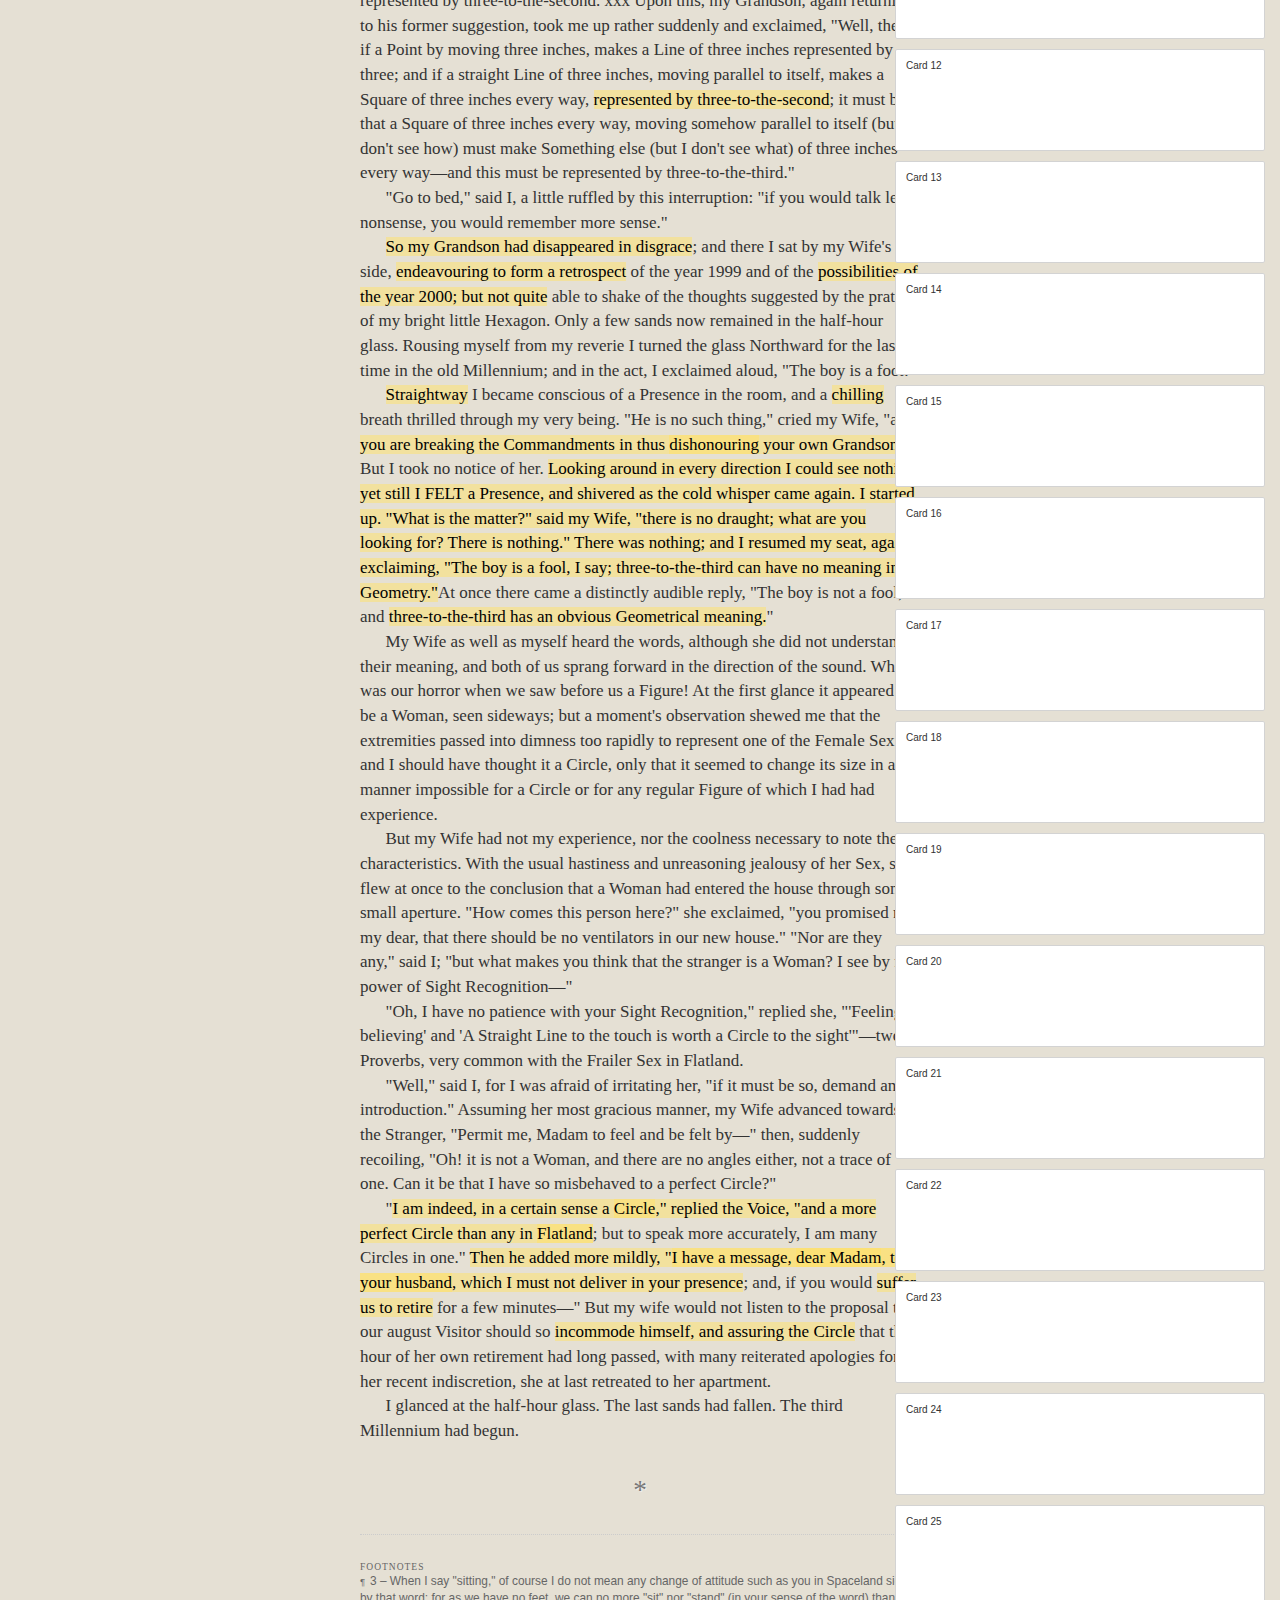
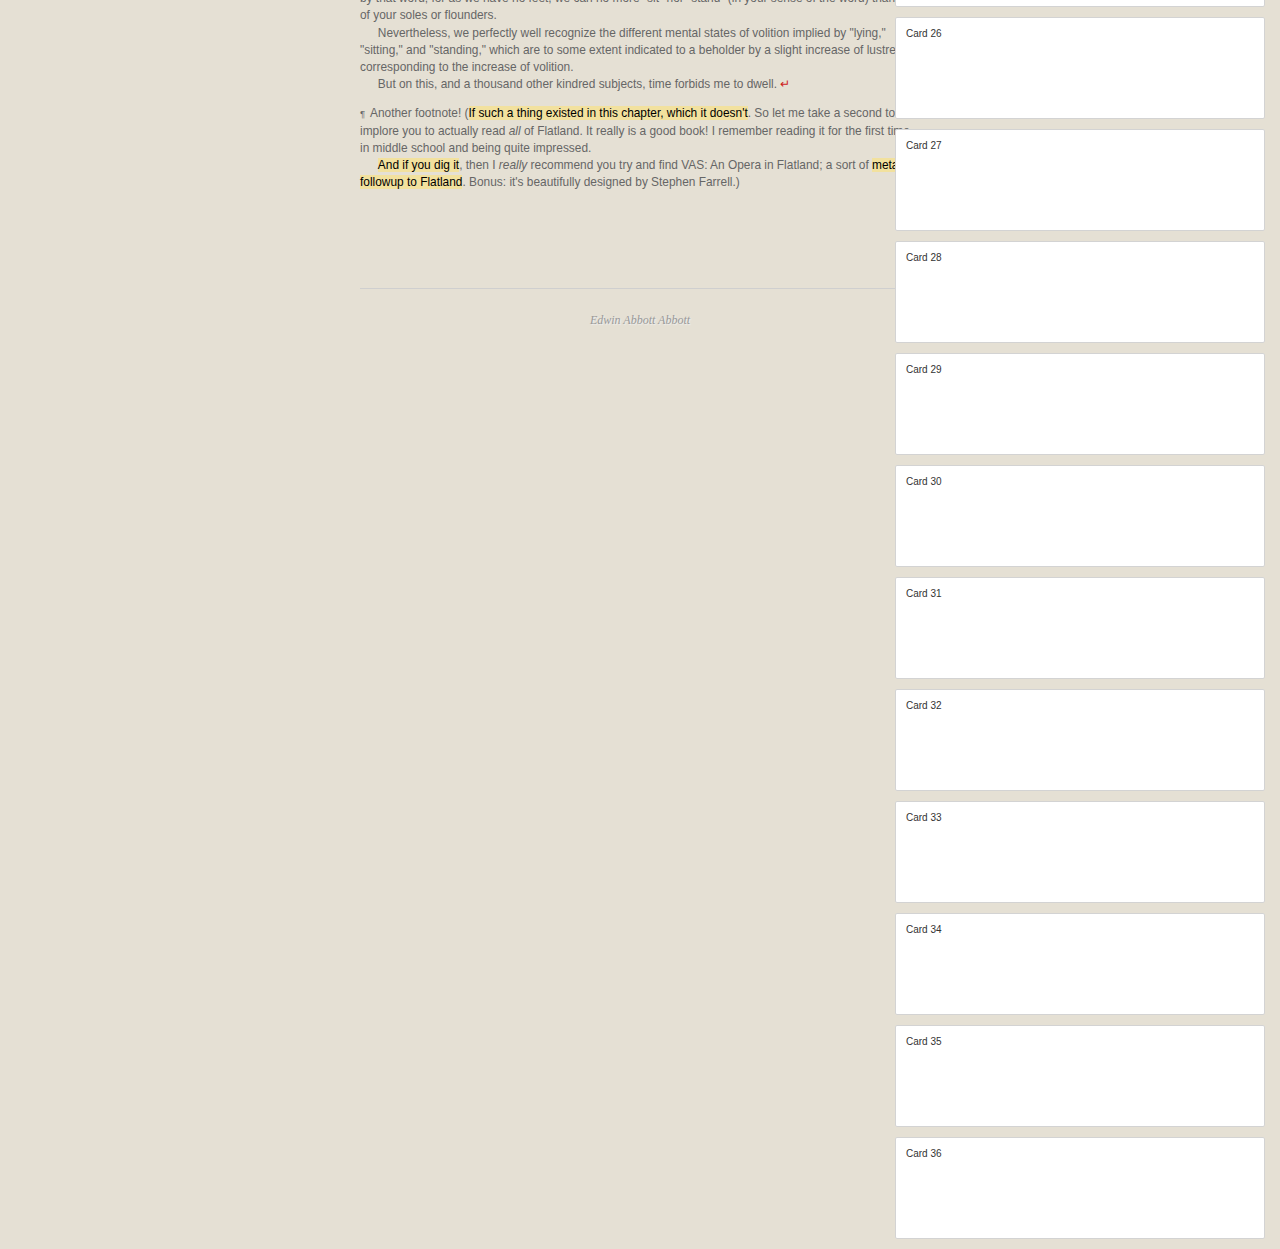
<file: viewer-4/index.html>
<!DOCTYPE html>
<html lang="en">
<head>
  <title>Hypothesis Demo</title>

  <meta charset="utf-8">
  <meta name="viewport" content="width=device-width, minimum-scale=1.0, maximum-scale=1.0" />

  <link href="css/master.css" rel="stylesheet" type="text/css" />
  <link href="css/main.css" rel="stylesheet" type="text/css" />
</head>
<body class="low georgia ragged">
  <div id="content_container" class="knee">
    <header>Flatland: A Romance of Many Dimensions</header>
    <div class="body_text">
      <div id="title_block">
        <h2>SECTION 15</h2>
        <h3>Concerning a <span class="hl" data-annotation-id="1">Stranger from Spaceland</span></h3>
        <img src="images/flatland-illustration.png" alt="Flatland title illustration" />
      </div>

      <p class="fp">F<span class="sc">rom dreams</span> I proceed to facts.</p>

      <p><span class="hl" data-annotation-id="2">It was the last day of our
          1999</span><span class="hl"
                           data-annotation-id="3"><sup>th</sup></span><span class="hl"
    data-annotation-id="4"> year of our era.</span>  The patterning of the rain
    had long ago announced nightfall; and I was sitting<sup id="ref3"><a
    href="#fn3">[3]</a></sup></em> in the company of my wife, musing on the
    events of the past and the prospects of the coming year, the coming
    century, the coming Millennium.</p>

      <p><span class="hl" data-annotation-id="5">My four Sons and two orphan Grandchildren had retired to their several
      apartments; and my wife alone remained with me to see the old
      Millennium out and the new one in.</span></p>

      <blockquote>
        <p>Lorem <span class="hl" data-annotation-id="6">ipsum dolor sit amet</span>, <span class="hl" data-annotation-id="7">consectetur adipisicing elit, sed do eiusmod tempor incididunt ut <span class="hl" data-annotation-id="8">labore et dolore</span> magna aliqua</span>. Ut enim ad minim veniam, quis nostrud exercitation ullamco laboris nisi ut aliquip ex ea commodo consequat. Duis aute irure dolor in reprehenderit in voluptate velit esse cillum dolore eu fugiat nulla pariatur. Excepteur sint occaecat cupidatat non proident, sunt in culpa qui officia deserunt mollit anim id est laborum.</p>
        <p>Fdunt ut labore et dolore magna aliqua. Ut enim ad minim veniam, quis nostrud exercitation ullamco laboris nisi ut aliquip ex ea commodo consequat. Duis aute irure dolor in reprehenderit in voluptate velit esse cillum dolore eu fugiat nulla pariatur. Excepteur sint occaecat cupidatat non proident, sunt in culpa qui officia deserunt mollit anim id est laborum.</p>
      </blockquote>

      <p>I was <span class="hl" data-annotation-id="9">rapt in thought</span>, pondering in my mind some words that had
      casually <span class="hl" data-annotation-id="10">issued from</span> the mouth of my youngest Grandson, a <span class="hl" data-annotation-id="11">most
        promising <span class="hl" data-annotation-id="12">young Hexagon of</span> <span class="hl" data-annotation-id="13">unusual brilliancy</span> and <span class="hl" data-annotation-id="14">perfect angularity</span>.</span>
      His uncles and I had been giving him his usual practical lesson in
      Sight Recognition, turning ourselves upon our centres, now rapidly, now
      more slowly, and questioning him as to our positions; and his answers
      had been so satisfactory that I had been induced to reward him by
      giving him a few hints on Arithmetic, as applied to Geometry.</p>

      <p>Taking nine Squares, each an inch every way, I had put them together so
      as to make one large Square, with a side of three inches, and I had
      hence proved to my little Grandson that&mdash;though it was impossible for
      us to SEE the inside of the Square&mdash;yet we might ascertain the number
      of square inches in a Square by simply squaring the number of inches in
      the side:  "and thus," said I, "we know that three-to-the-second, or
      nine, represents the number of square inches in a Square whose side is
      three inches long."</p>

      <p><span class="hl" data-annotation-id="15">The little Hexagon meditated on this a while</span> and then said to me; "But
      you have been teaching me to raise numbers to the third power: I
      suppose three-to-the-third must mean something in Geometry; what does
      it mean?"  "Nothing at all," replied I, "not at least in Geometry; for
      Geometry has only Two Dimensions."  And then I began to shew the boy
      how a Point by moving through a length of three inches makes a Line of
      three inches, which may be represented by three; and how a Line of
      three inches, moving parallel to itself through a length of three
      inches, makes a Square of three inches every way, which may be
      represented by three-to-the-second.  xxx Upon this, my Grandson, again
      returning to his former suggestion, took me up rather suddenly and
      exclaimed, "Well, then, if a Point by moving three inches, makes a Line
      of three inches represented by three; and if a straight Line of three
      inches, moving parallel to itself, makes a Square of three inches every
      way, <span class="hl" data-annotation-id="16">represented by three-to-the-second</span>; it must be that a Square of
      three inches every way, moving somehow parallel to itself (but I don't
      see how) must make Something else (but I don't see what) of three
      inches every way&mdash;and this must be represented by three-to-the-third."</p>

      <p>"Go to bed," said I, a little ruffled by this interruption: "if you
      would talk less nonsense, you would remember more sense."</p>

    <p><span class="hl" data-annotation-id="17">So my Grandson had disappeared in disgrace</span>; and there I sat by my
      Wife's side, <span class="hl" data-annotation-id="18">endeavouring to form a retrospect</span> of the year 1999 and of
      the <span class="hl" data-annotation-id="19">possibilities of the year 2000; but not quite</span> able to shake of the
      thoughts suggested by the prattle of my bright little Hexagon.  Only a
      few sands now remained in the half-hour glass.  Rousing myself from my
      reverie I turned the glass Northward for the last time in the old
      Millennium; and in the act, I exclaimed aloud, "The boy is a fool."</p>

      <p><span class="hl" data-annotation-id="20">Straightway</span> I became conscious of a Presence in the room, and a
      <span class="hl" data-annotation-id="21">chilling</span> breath thrilled through my very being.  "He is no such thing,"
      cried my Wife, "and <span class="hl" data-annotation-id="22">you are breaking the Commandments in thus
        <span class="hl" data-annotation-id="23">dishonouring</span> your own Grandson</span>."  But I took no notice of her.  <span class="hl" data-annotation-id="24">Looking
      around in every direction I could see nothing; yet still I FELT a
      Presence, and shivered as the cold whisper came again.  I started up.
      "What is the matter?" said my Wife, "there is no draught; what are you
      looking for?  There is nothing."  There was nothing; and I resumed my
      seat, again exclaiming, "The boy is a fool, I say; three-to-the-third
      can have no meaning in Geometry."</span>At once there came a distinctly
      audible reply, "The boy is not a fool; and <span class="hl" data-annotation-id="25">three-to-the-third has an
        obvious Geometrical meaning.</span>"</p>

      <p>My Wife as well as myself heard the words, although she did not
      understand their meaning, and both of us sprang forward in the
      direction of the sound.  What was our horror when we saw before us a
      Figure!  At the first glance it appeared to be a Woman, seen sideways;
      but a moment's observation shewed me that the extremities passed into
      dimness too rapidly to represent one of the Female Sex; and I should
      have thought it a Circle, only that it seemed to change its size in a
      manner impossible for a Circle or for any regular Figure of which I had
      had experience.</p>

      <p>But my Wife had not my experience, nor the coolness necessary to note
      these characteristics.  With the usual hastiness and unreasoning
      jealousy of her Sex, she flew at once to the conclusion that a Woman
      had entered the house through some small aperture.  "How comes this
      person here?" she exclaimed, "you promised me, my dear, that there
      should be no ventilators in our new house."  "Nor are they any," said
      I; "but what makes you think that the stranger is a Woman?  I see by my
      power of Sight Recognition&mdash;"</p>

      <p>"Oh, I have no patience with your Sight Recognition," replied she,
      "'Feeling is believing' and 'A Straight Line to the touch is worth a
      Circle to the sight'"&mdash;two Proverbs, very common with the Frailer Sex
      in Flatland.</p>

      <p>"Well," said I, for I was afraid of irritating her, "if it must be so,
      demand an introduction."  Assuming her most gracious manner, my Wife
      advanced towards the Stranger, "Permit me, Madam to feel and be felt
      by&mdash;" then, suddenly recoiling, "Oh! it is not a Woman, and there are
      no angles either, not a trace of one.  Can it be that I have so
      misbehaved to a perfect Circle?"</p>

    <p>"<span class="hl" data-annotation-id="26">I am indeed, in a certain sense a <span class="hl" data-annotation-id="27">Circle</span>," replied the Voice, "and a
        more perfect Circle than any in <span class="hl" data-annotation-id="28">Flatland</span></span>; but to speak more accurately,
      I am many Circles in one."  <span class="hl" data-annotation-id="29">Then he added more mildly, "<span class="hl" data-annotation-id="30">I have a
          message, <span class="hl" data-annotation-id="31">dear Madam</span>, to your husband</span>, which I must not deliver in your
      presence</span>; and, if you would <span class="hl" data-annotation-id="32">suffer us to retire</span> for a few minutes&mdash;"
      But my wife would not listen to the proposal that our august Visitor
      should so <span class="hl" data-annotation-id="33">incommode himself, and assuring the Circle</span> that the hour of
      her own retirement had long passed, with many reiterated apologies for
      her recent indiscretion, she at last retreated to her apartment.</p>

      <p>I glanced at the half-hour glass.  The last sands had fallen.  The
      third Millennium had begun.</p>

      <p class="closing">*</p>

      <div class="footnotes">
        <h1>Footnotes</h1>
        <ul>
          <li id="fn3">
            <p>3 &ndash; When I say "sitting," of course I do not mean any change
            of attitude such as you in Spaceland signify by that word; for as we
            have no feet, we can no more "sit" nor "stand" (in your sense of the
            word) than one of your soles or flounders.</p>

            <p>Nevertheless, we perfectly well recognize the different mental states
            of volition implied by "lying," "sitting," and "standing," which are to
            some extent indicated to a beholder by a slight increase of lustre
            corresponding to the increase of volition.</p>

            <p>But on this, and a thousand other kindred subjects, time forbids me to
            dwell. <a href="#ref3">&crarr;</a></p>
          </li>
          <li>
            <p>Another footnote! (<span class="hl" data-annotation-id="34">If such a thing existed in this chapter, which it doesn't</span>. So let me take a second to implore you to actually read <em>all</em> of Flatland. It really is a good book! I remember reading it for the first time in middle school and being quite impressed.</p>
            <p><span class="hl" data-annotation-id="35">And if you dig it</span>, then I <em>really</em> recommend you try and find VAS: An Opera in Flatland; a sort of <span class="hl" data-annotation-id="36">meta-followup to Flatland</span>. Bonus: it's beautifully designed by Stephen Farrell.)</p>
          </li>
        </ul>
      </div>
    </div>

    <footer>Edwin Abbott Abbott</footer>
  </div>

  <div class="sidebar">
    <h1 class="annotation-heading" data-comment-heading>Comments (3)</h1>
    <h1 class="annotation-heading" data-annotation-heading>Annotations (12)</h1>
    <ul class="annotation-list">
      <li class="annotation-item" data-annotation-id="1">Card 1</li>
      <li class="annotation-item" data-annotation-id="2">Card 2</li>
      <li class="annotation-item" data-annotation-id="3">Card 3</li>
      <li class="annotation-item" data-annotation-id="4">Card 4</li>
      <li class="annotation-item" data-annotation-id="5">Card 5</li>
      <li class="annotation-item" data-annotation-id="6">Card 6</li>
      <li class="annotation-item" data-annotation-id="7">Card 7</li>
      <li class="annotation-item" data-annotation-id="8">Card 8</li>
      <li class="annotation-item" data-annotation-id="9">Card 9</li>
      <li class="annotation-item" data-annotation-id="10">Card 10</li>
      <li class="annotation-item" data-annotation-id="11">Card 11</li>
      <li class="annotation-item" data-annotation-id="12">Card 12</li>
      <li class="annotation-item" data-annotation-id="13">Card 13</li>
      <li class="annotation-item" data-annotation-id="14">Card 14</li>
      <li class="annotation-item" data-annotation-id="15">Card 15</li>
      <li class="annotation-item" data-annotation-id="16">Card 16</li>
      <li class="annotation-item" data-annotation-id="17">Card 17</li>
      <li class="annotation-item" data-annotation-id="18">Card 18</li>
      <li class="annotation-item" data-annotation-id="19">Card 19</li>
      <li class="annotation-item" data-annotation-id="20">Card 20</li>
      <li class="annotation-item" data-annotation-id="21">Card 21</li>
      <li class="annotation-item" data-annotation-id="22">Card 22</li>
      <li class="annotation-item" data-annotation-id="23">Card 23</li>
      <li class="annotation-item" data-annotation-id="24">Card 24</li>
      <li class="annotation-item" data-annotation-id="25">Card 25</li>
      <li class="annotation-item" data-annotation-id="26">Card 26</li>
      <li class="annotation-item" data-annotation-id="27">Card 27</li>
      <li class="annotation-item" data-annotation-id="28">Card 28</li>
      <li class="annotation-item" data-annotation-id="29">Card 29</li>
      <li class="annotation-item" data-annotation-id="30">Card 30</li>
      <li class="annotation-item" data-annotation-id="31">Card 31</li>
      <li class="annotation-item" data-annotation-id="32">Card 32</li>
      <li class="annotation-item" data-annotation-id="33">Card 33</li>
      <li class="annotation-item" data-annotation-id="34">Card 34</li>
      <li class="annotation-item" data-annotation-id="35">Card 35</li>
      <li class="annotation-item" data-annotation-id="36">Card 36</li>
      <li class="annotation-item" data-annotation-id="37">Comment One</li>
      <li class="annotation-item" data-annotation-id="38">Comment Two</li>
      <li class="annotation-item" data-annotation-id="39">Comment Three</li>
    </ul>
  </div>
    <script src="scripts/main.js"></script>
</body>
</html>
</file>
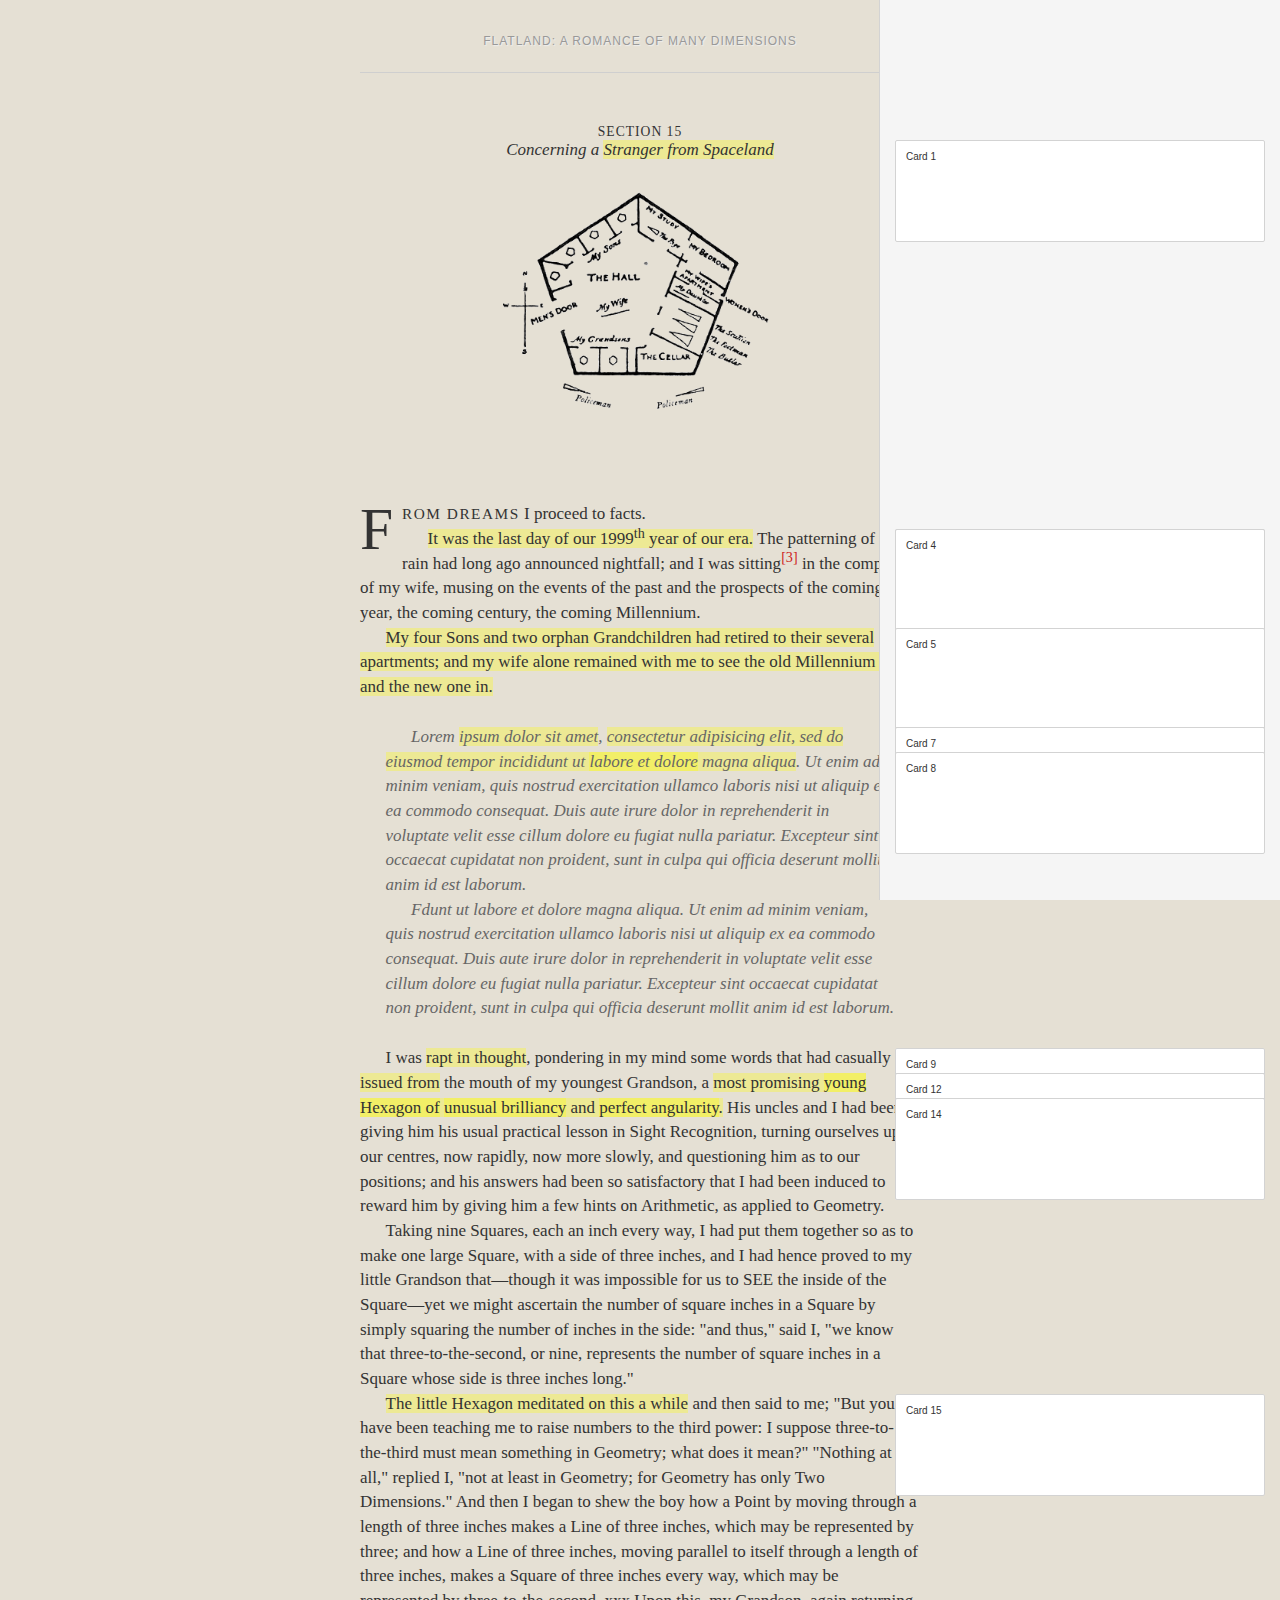
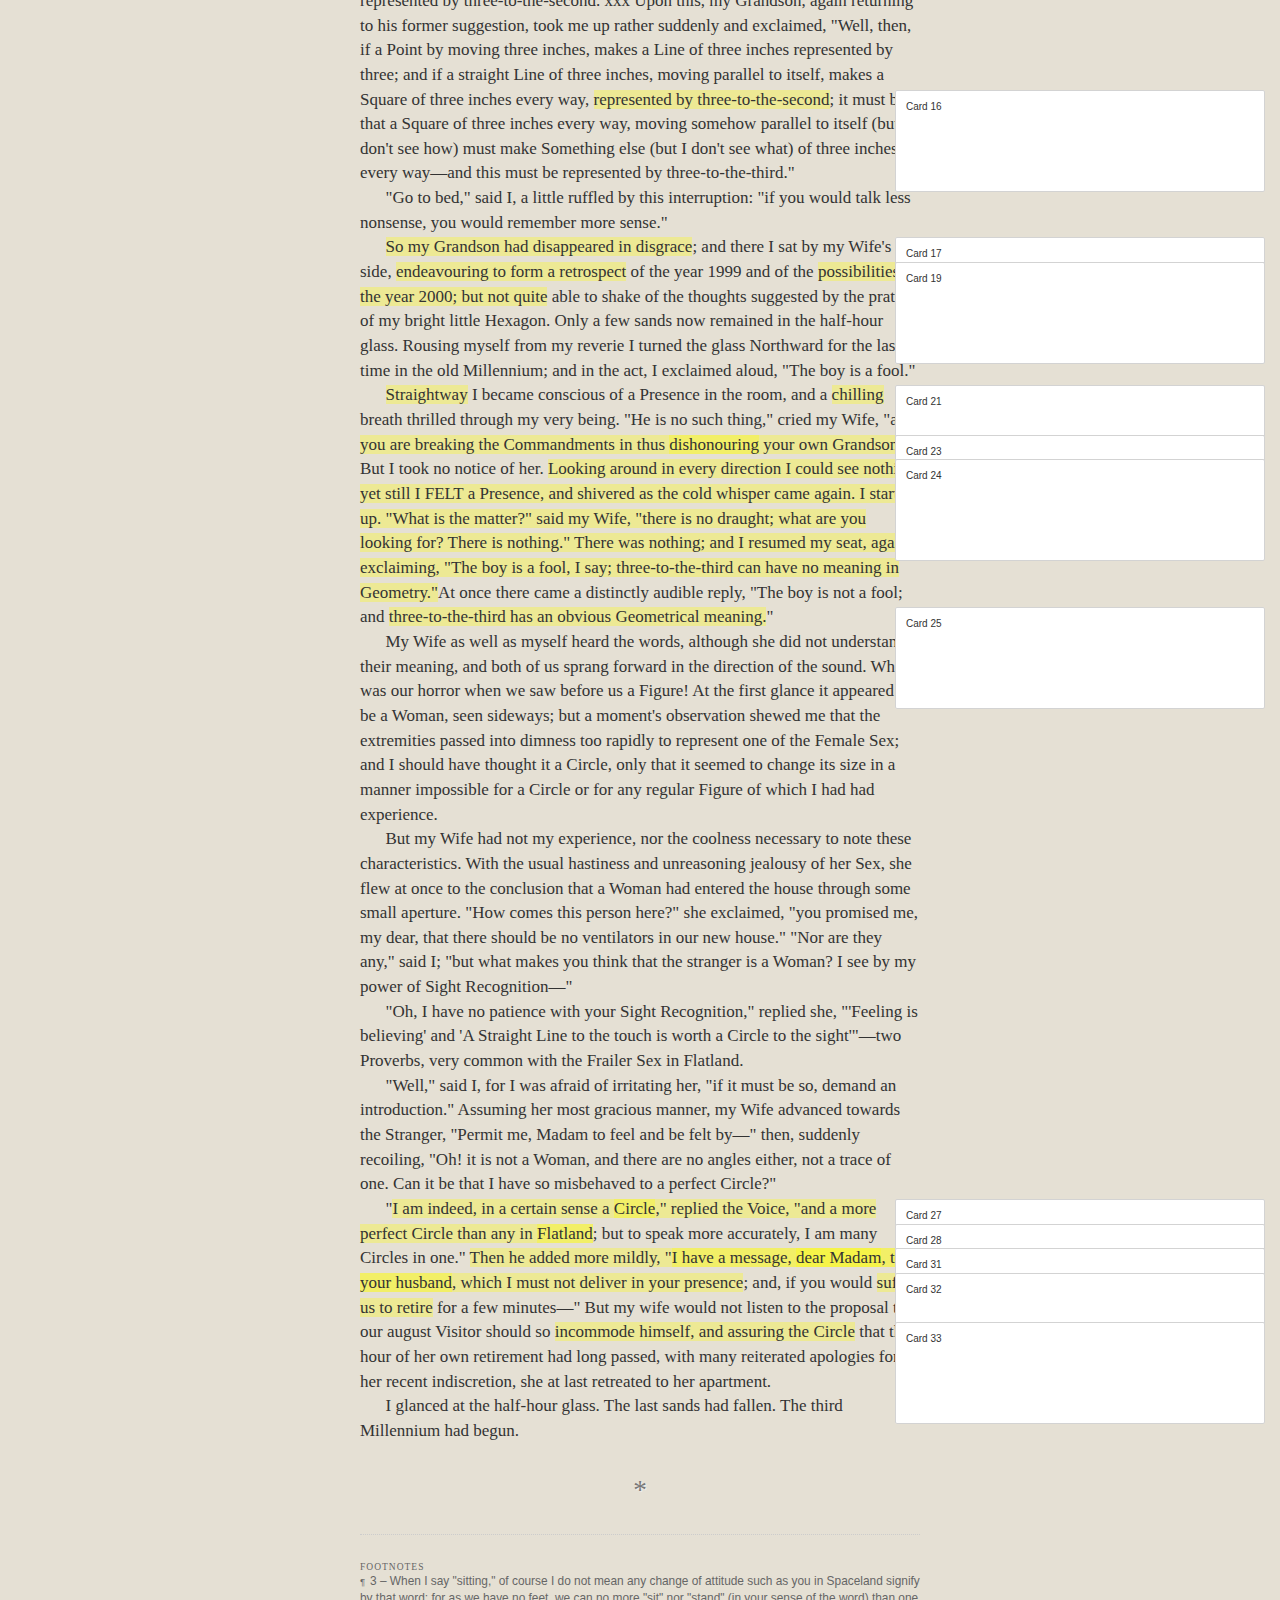
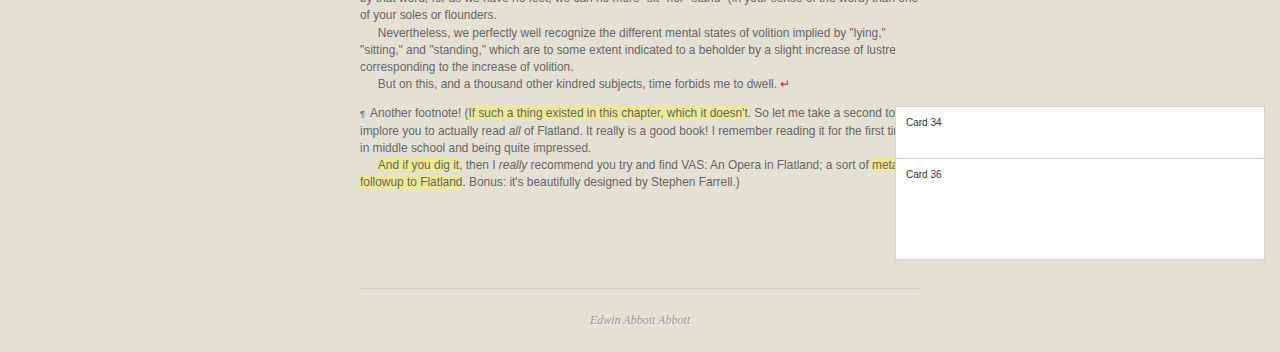
<file: viewer-5/index.html>
<!DOCTYPE html>
<html lang="en">
<head>
  <title>Hypothesis Demo</title>

  <meta charset="utf-8">
  <meta name="viewport" content="width=device-width, minimum-scale=1.0, maximum-scale=1.0" />

  <link href="css/master.css" rel="stylesheet" type="text/css" />
  <link href="css/main.css" rel="stylesheet" type="text/css" />
</head>
<body class="low georgia ragged">
  <div id="content_container" class="knee">
    <header>Flatland: A Romance of Many Dimensions</header>
    <div class="body_text">
      <div id="title_block">
        <h2>SECTION 15</h2>
        <h3>Concerning a <span class="hl" data-annotation-id="1">Stranger from Spaceland</span></h3>
        <img src="images/flatland-illustration.png" alt="Flatland title illustration" />
      </div>

      <p class="fp">F<span class="sc">rom dreams</span> I proceed to facts.</p>

      <p><span class="hl" data-annotation-id="2">It was the last day of our
          1999</span><span class="hl"
                           data-annotation-id="3"><sup>th</sup></span><span class="hl"
    data-annotation-id="4"> year of our era.</span>  The patterning of the rain
    had long ago announced nightfall; and I was sitting<sup id="ref3"><a
    href="#fn3">[3]</a></sup></em> in the company of my wife, musing on the
    events of the past and the prospects of the coming year, the coming
    century, the coming Millennium.</p>

      <p><span class="hl" data-annotation-id="5">My four Sons and two orphan Grandchildren had retired to their several
      apartments; and my wife alone remained with me to see the old
      Millennium out and the new one in.</span></p>

      <blockquote>
        <p>Lorem <span class="hl" data-annotation-id="6">ipsum dolor sit amet</span>, <span class="hl" data-annotation-id="7">consectetur adipisicing elit, sed do eiusmod tempor incididunt ut <span class="hl" data-annotation-id="8">labore et dolore</span> magna aliqua</span>. Ut enim ad minim veniam, quis nostrud exercitation ullamco laboris nisi ut aliquip ex ea commodo consequat. Duis aute irure dolor in reprehenderit in voluptate velit esse cillum dolore eu fugiat nulla pariatur. Excepteur sint occaecat cupidatat non proident, sunt in culpa qui officia deserunt mollit anim id est laborum.</p>
        <p>Fdunt ut labore et dolore magna aliqua. Ut enim ad minim veniam, quis nostrud exercitation ullamco laboris nisi ut aliquip ex ea commodo consequat. Duis aute irure dolor in reprehenderit in voluptate velit esse cillum dolore eu fugiat nulla pariatur. Excepteur sint occaecat cupidatat non proident, sunt in culpa qui officia deserunt mollit anim id est laborum.</p>
      </blockquote>

      <p>I was <span class="hl" data-annotation-id="9">rapt in thought</span>, pondering in my mind some words that had
      casually <span class="hl" data-annotation-id="10">issued from</span> the mouth of my youngest Grandson, a <span class="hl" data-annotation-id="11">most
        promising <span class="hl" data-annotation-id="12">young Hexagon of</span> <span class="hl" data-annotation-id="13">unusual brilliancy</span> and <span class="hl" data-annotation-id="14">perfect angularity</span>.</span>
      His uncles and I had been giving him his usual practical lesson in
      Sight Recognition, turning ourselves upon our centres, now rapidly, now
      more slowly, and questioning him as to our positions; and his answers
      had been so satisfactory that I had been induced to reward him by
      giving him a few hints on Arithmetic, as applied to Geometry.</p>

      <p>Taking nine Squares, each an inch every way, I had put them together so
      as to make one large Square, with a side of three inches, and I had
      hence proved to my little Grandson that&mdash;though it was impossible for
      us to SEE the inside of the Square&mdash;yet we might ascertain the number
      of square inches in a Square by simply squaring the number of inches in
      the side:  "and thus," said I, "we know that three-to-the-second, or
      nine, represents the number of square inches in a Square whose side is
      three inches long."</p>

      <p><span class="hl" data-annotation-id="15">The little Hexagon meditated on this a while</span> and then said to me; "But
      you have been teaching me to raise numbers to the third power: I
      suppose three-to-the-third must mean something in Geometry; what does
      it mean?"  "Nothing at all," replied I, "not at least in Geometry; for
      Geometry has only Two Dimensions."  And then I began to shew the boy
      how a Point by moving through a length of three inches makes a Line of
      three inches, which may be represented by three; and how a Line of
      three inches, moving parallel to itself through a length of three
      inches, makes a Square of three inches every way, which may be
      represented by three-to-the-second.  xxx Upon this, my Grandson, again
      returning to his former suggestion, took me up rather suddenly and
      exclaimed, "Well, then, if a Point by moving three inches, makes a Line
      of three inches represented by three; and if a straight Line of three
      inches, moving parallel to itself, makes a Square of three inches every
      way, <span class="hl" data-annotation-id="16">represented by three-to-the-second</span>; it must be that a Square of
      three inches every way, moving somehow parallel to itself (but I don't
      see how) must make Something else (but I don't see what) of three
      inches every way&mdash;and this must be represented by three-to-the-third."</p>

      <p>"Go to bed," said I, a little ruffled by this interruption: "if you
      would talk less nonsense, you would remember more sense."</p>

    <p><span class="hl" data-annotation-id="17">So my Grandson had disappeared in disgrace</span>; and there I sat by my
      Wife's side, <span class="hl" data-annotation-id="18">endeavouring to form a retrospect</span> of the year 1999 and of
      the <span class="hl" data-annotation-id="19">possibilities of the year 2000; but not quite</span> able to shake of the
      thoughts suggested by the prattle of my bright little Hexagon.  Only a
      few sands now remained in the half-hour glass.  Rousing myself from my
      reverie I turned the glass Northward for the last time in the old
      Millennium; and in the act, I exclaimed aloud, "The boy is a fool."</p>

      <p><span class="hl" data-annotation-id="20">Straightway</span> I became conscious of a Presence in the room, and a
      <span class="hl" data-annotation-id="21">chilling</span> breath thrilled through my very being.  "He is no such thing,"
      cried my Wife, "and <span class="hl" data-annotation-id="22">you are breaking the Commandments in thus
        <span class="hl" data-annotation-id="23">dishonouring</span> your own Grandson</span>."  But I took no notice of her.  <span class="hl" data-annotation-id="24">Looking
      around in every direction I could see nothing; yet still I FELT a
      Presence, and shivered as the cold whisper came again.  I started up.
      "What is the matter?" said my Wife, "there is no draught; what are you
      looking for?  There is nothing."  There was nothing; and I resumed my
      seat, again exclaiming, "The boy is a fool, I say; three-to-the-third
      can have no meaning in Geometry."</span>At once there came a distinctly
      audible reply, "The boy is not a fool; and <span class="hl" data-annotation-id="25">three-to-the-third has an
        obvious Geometrical meaning.</span>"</p>

      <p>My Wife as well as myself heard the words, although she did not
      understand their meaning, and both of us sprang forward in the
      direction of the sound.  What was our horror when we saw before us a
      Figure!  At the first glance it appeared to be a Woman, seen sideways;
      but a moment's observation shewed me that the extremities passed into
      dimness too rapidly to represent one of the Female Sex; and I should
      have thought it a Circle, only that it seemed to change its size in a
      manner impossible for a Circle or for any regular Figure of which I had
      had experience.</p>

      <p>But my Wife had not my experience, nor the coolness necessary to note
      these characteristics.  With the usual hastiness and unreasoning
      jealousy of her Sex, she flew at once to the conclusion that a Woman
      had entered the house through some small aperture.  "How comes this
      person here?" she exclaimed, "you promised me, my dear, that there
      should be no ventilators in our new house."  "Nor are they any," said
      I; "but what makes you think that the stranger is a Woman?  I see by my
      power of Sight Recognition&mdash;"</p>

      <p>"Oh, I have no patience with your Sight Recognition," replied she,
      "'Feeling is believing' and 'A Straight Line to the touch is worth a
      Circle to the sight'"&mdash;two Proverbs, very common with the Frailer Sex
      in Flatland.</p>

      <p>"Well," said I, for I was afraid of irritating her, "if it must be so,
      demand an introduction."  Assuming her most gracious manner, my Wife
      advanced towards the Stranger, "Permit me, Madam to feel and be felt
      by&mdash;" then, suddenly recoiling, "Oh! it is not a Woman, and there are
      no angles either, not a trace of one.  Can it be that I have so
      misbehaved to a perfect Circle?"</p>

    <p>"<span class="hl" data-annotation-id="26">I am indeed, in a certain sense a <span class="hl" data-annotation-id="27">Circle</span>," replied the Voice, "and a
        more perfect Circle than any in <span class="hl" data-annotation-id="28">Flatland</span></span>; but to speak more accurately,
      I am many Circles in one."  <span class="hl" data-annotation-id="29">Then he added more mildly, "<span class="hl" data-annotation-id="30">I have a
          message, <span class="hl" data-annotation-id="31">dear Madam</span>, to your husband</span>, which I must not deliver in your
      presence</span>; and, if you would <span class="hl" data-annotation-id="32">suffer us to retire</span> for a few minutes&mdash;"
      But my wife would not listen to the proposal that our august Visitor
      should so <span class="hl" data-annotation-id="33">incommode himself, and assuring the Circle</span> that the hour of
      her own retirement had long passed, with many reiterated apologies for
      her recent indiscretion, she at last retreated to her apartment.</p>

      <p>I glanced at the half-hour glass.  The last sands had fallen.  The
      third Millennium had begun.</p>

      <p class="closing">*</p>

      <div class="footnotes">
        <h1>Footnotes</h1>
        <ul>
          <li id="fn3">
            <p>3 &ndash; When I say "sitting," of course I do not mean any change
            of attitude such as you in Spaceland signify by that word; for as we
            have no feet, we can no more "sit" nor "stand" (in your sense of the
            word) than one of your soles or flounders.</p>

            <p>Nevertheless, we perfectly well recognize the different mental states
            of volition implied by "lying," "sitting," and "standing," which are to
            some extent indicated to a beholder by a slight increase of lustre
            corresponding to the increase of volition.</p>

            <p>But on this, and a thousand other kindred subjects, time forbids me to
            dwell. <a href="#ref3">&crarr;</a></p>
          </li>
          <li>
            <p>Another footnote! (<span class="hl" data-annotation-id="34">If such a thing existed in this chapter, which it doesn't</span>. So let me take a second to implore you to actually read <em>all</em> of Flatland. It really is a good book! I remember reading it for the first time in middle school and being quite impressed.</p>
            <p><span class="hl" data-annotation-id="35">And if you dig it</span>, then I <em>really</em> recommend you try and find VAS: An Opera in Flatland; a sort of <span class="hl" data-annotation-id="36">meta-followup to Flatland</span>. Bonus: it's beautifully designed by Stephen Farrell.)</p>
          </li>
        </ul>
      </div>
    </div>

    <footer>Edwin Abbott Abbott</footer>
  </div>

  <div class="sidebar">
    <ul class="annotation-list">
      <li class="annotation-item" data-annotation-id="1">Card 1</li>
      <li class="annotation-item" data-annotation-id="2">Card 2</li>
      <li class="annotation-item" data-annotation-id="3">Card 3</li>
      <li class="annotation-item" data-annotation-id="4">Card 4</li>
      <li class="annotation-item" data-annotation-id="5">Card 5</li>
      <li class="annotation-item" data-annotation-id="6">Card 6</li>
      <li class="annotation-item" data-annotation-id="7">Card 7</li>
      <li class="annotation-item" data-annotation-id="8">Card 8</li>
      <li class="annotation-item" data-annotation-id="9">Card 9</li>
      <li class="annotation-item" data-annotation-id="10">Card 10</li>
      <li class="annotation-item" data-annotation-id="11">Card 11</li>
      <li class="annotation-item" data-annotation-id="12">Card 12</li>
      <li class="annotation-item" data-annotation-id="13">Card 13</li>
      <li class="annotation-item" data-annotation-id="14">Card 14</li>
      <li class="annotation-item" data-annotation-id="15">Card 15</li>
      <li class="annotation-item" data-annotation-id="16">Card 16</li>
      <li class="annotation-item" data-annotation-id="17">Card 17</li>
      <li class="annotation-item" data-annotation-id="18">Card 18</li>
      <li class="annotation-item" data-annotation-id="19">Card 19</li>
      <li class="annotation-item" data-annotation-id="20">Card 20</li>
      <li class="annotation-item" data-annotation-id="21">Card 21</li>
      <li class="annotation-item" data-annotation-id="22">Card 22</li>
      <li class="annotation-item" data-annotation-id="23">Card 23</li>
      <li class="annotation-item" data-annotation-id="24">Card 24</li>
      <li class="annotation-item" data-annotation-id="25">Card 25</li>
      <li class="annotation-item" data-annotation-id="26">Card 26</li>
      <li class="annotation-item" data-annotation-id="27">Card 27</li>
      <li class="annotation-item" data-annotation-id="28">Card 28</li>
      <li class="annotation-item" data-annotation-id="29">Card 29</li>
      <li class="annotation-item" data-annotation-id="30">Card 30</li>
      <li class="annotation-item" data-annotation-id="31">Card 31</li>
      <li class="annotation-item" data-annotation-id="32">Card 32</li>
      <li class="annotation-item" data-annotation-id="33">Card 33</li>
      <li class="annotation-item" data-annotation-id="34">Card 34</li>
      <li class="annotation-item" data-annotation-id="35">Card 35</li>
      <li class="annotation-item" data-annotation-id="36">Card 36</li>
    </ul>
  </div>
    <script src="scripts/main.js"></script>
</body>
</html>
</file>
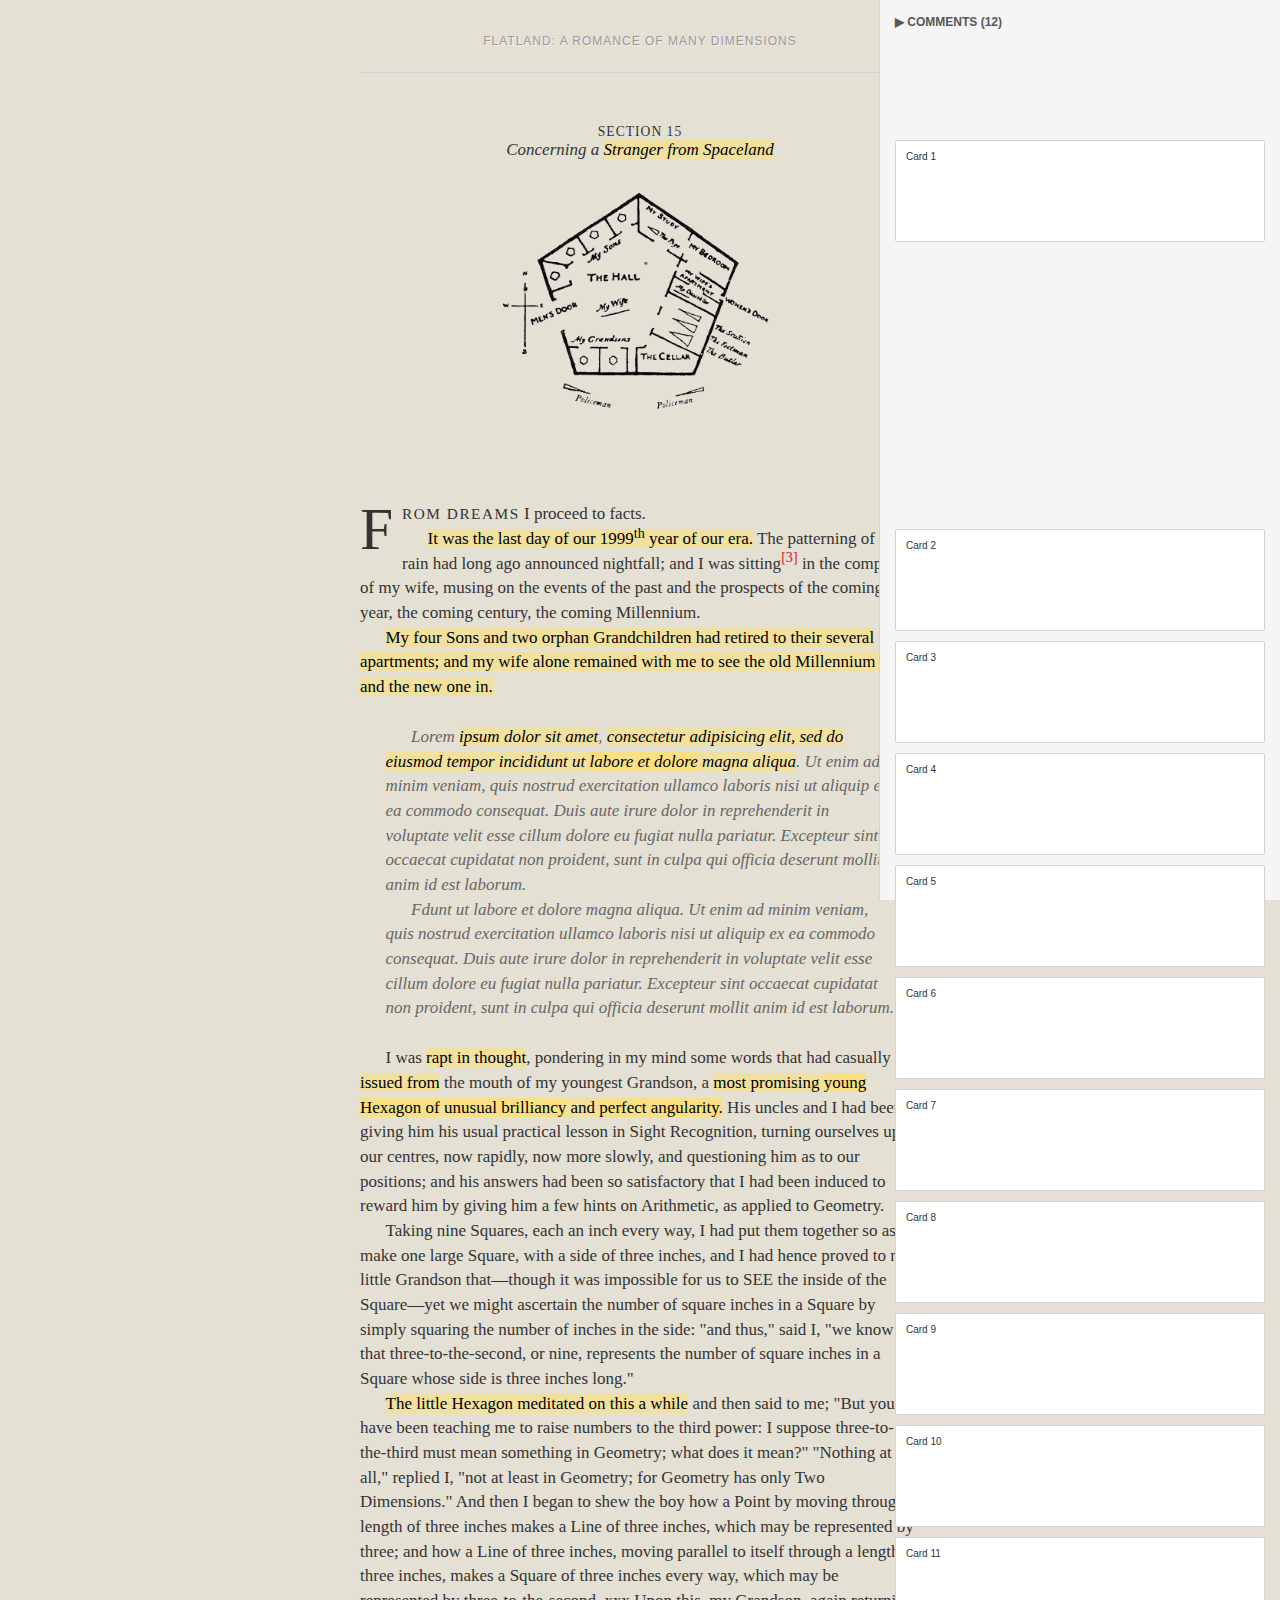
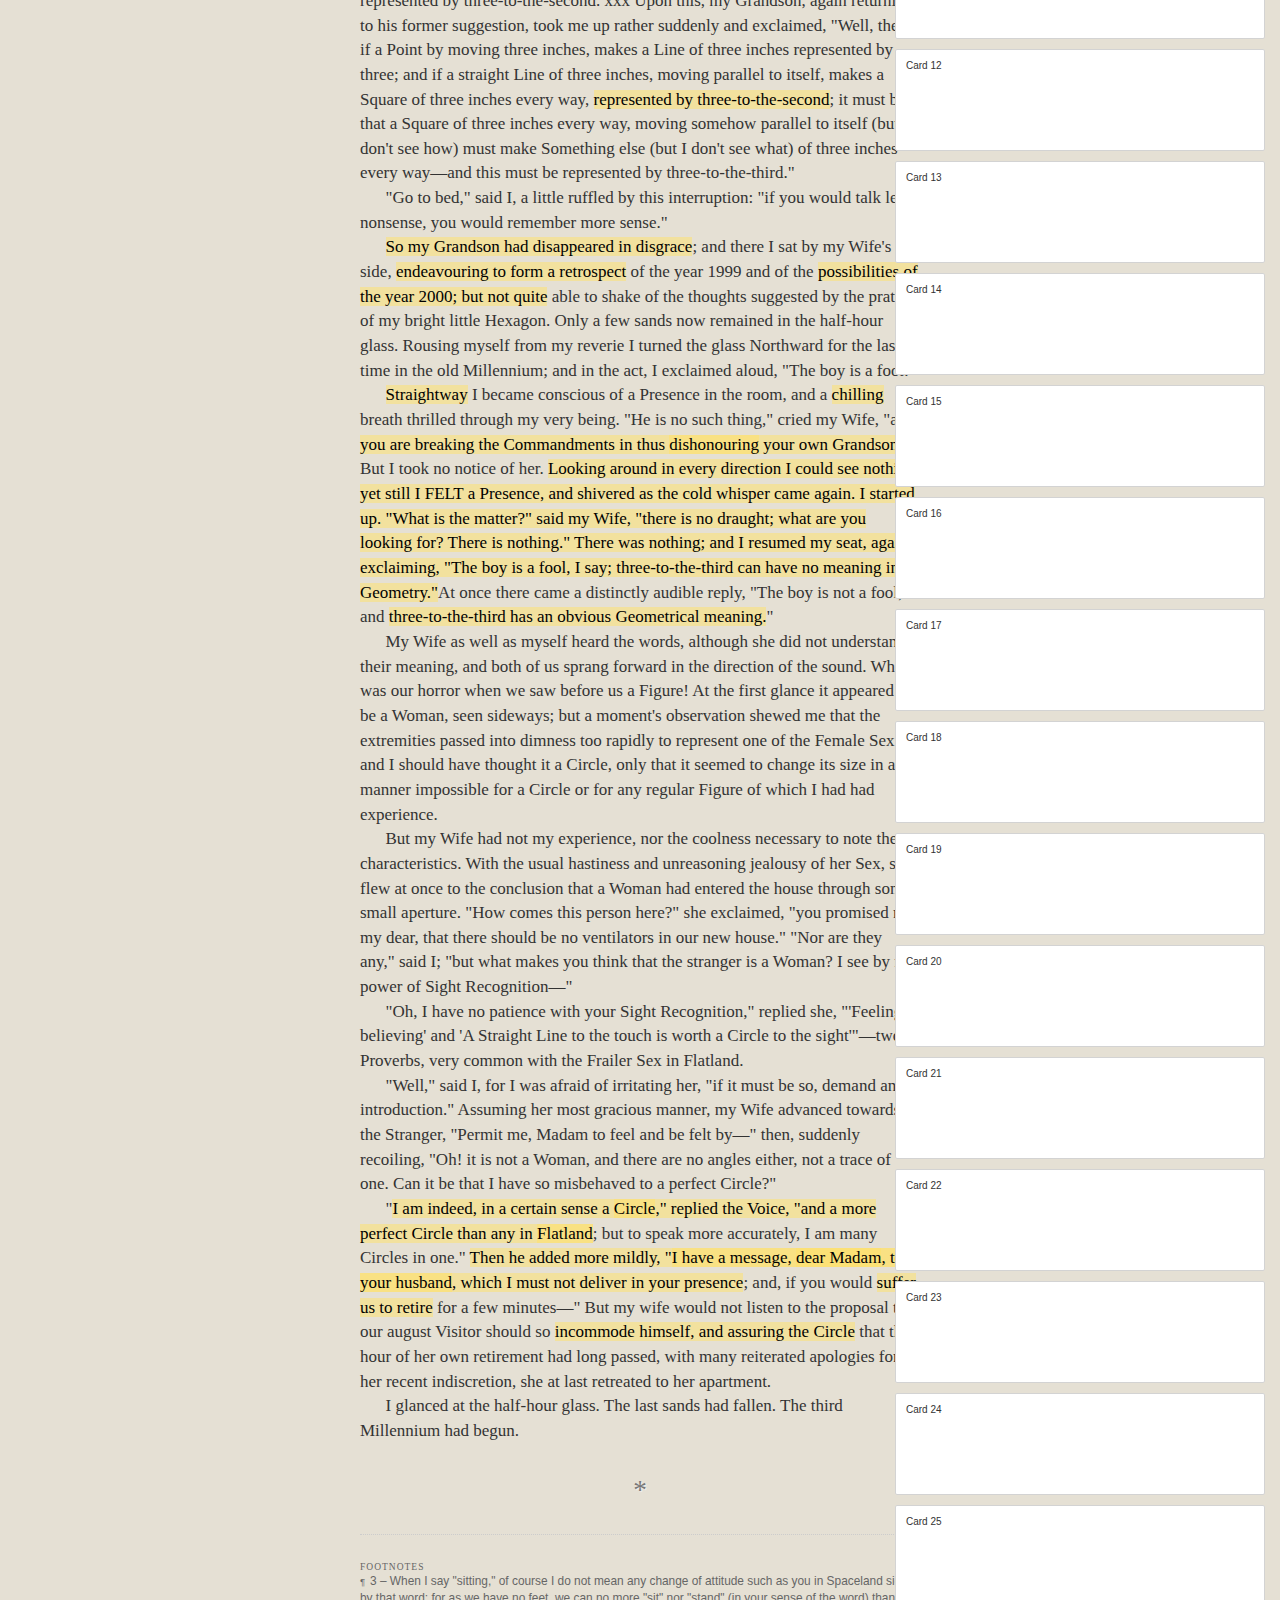
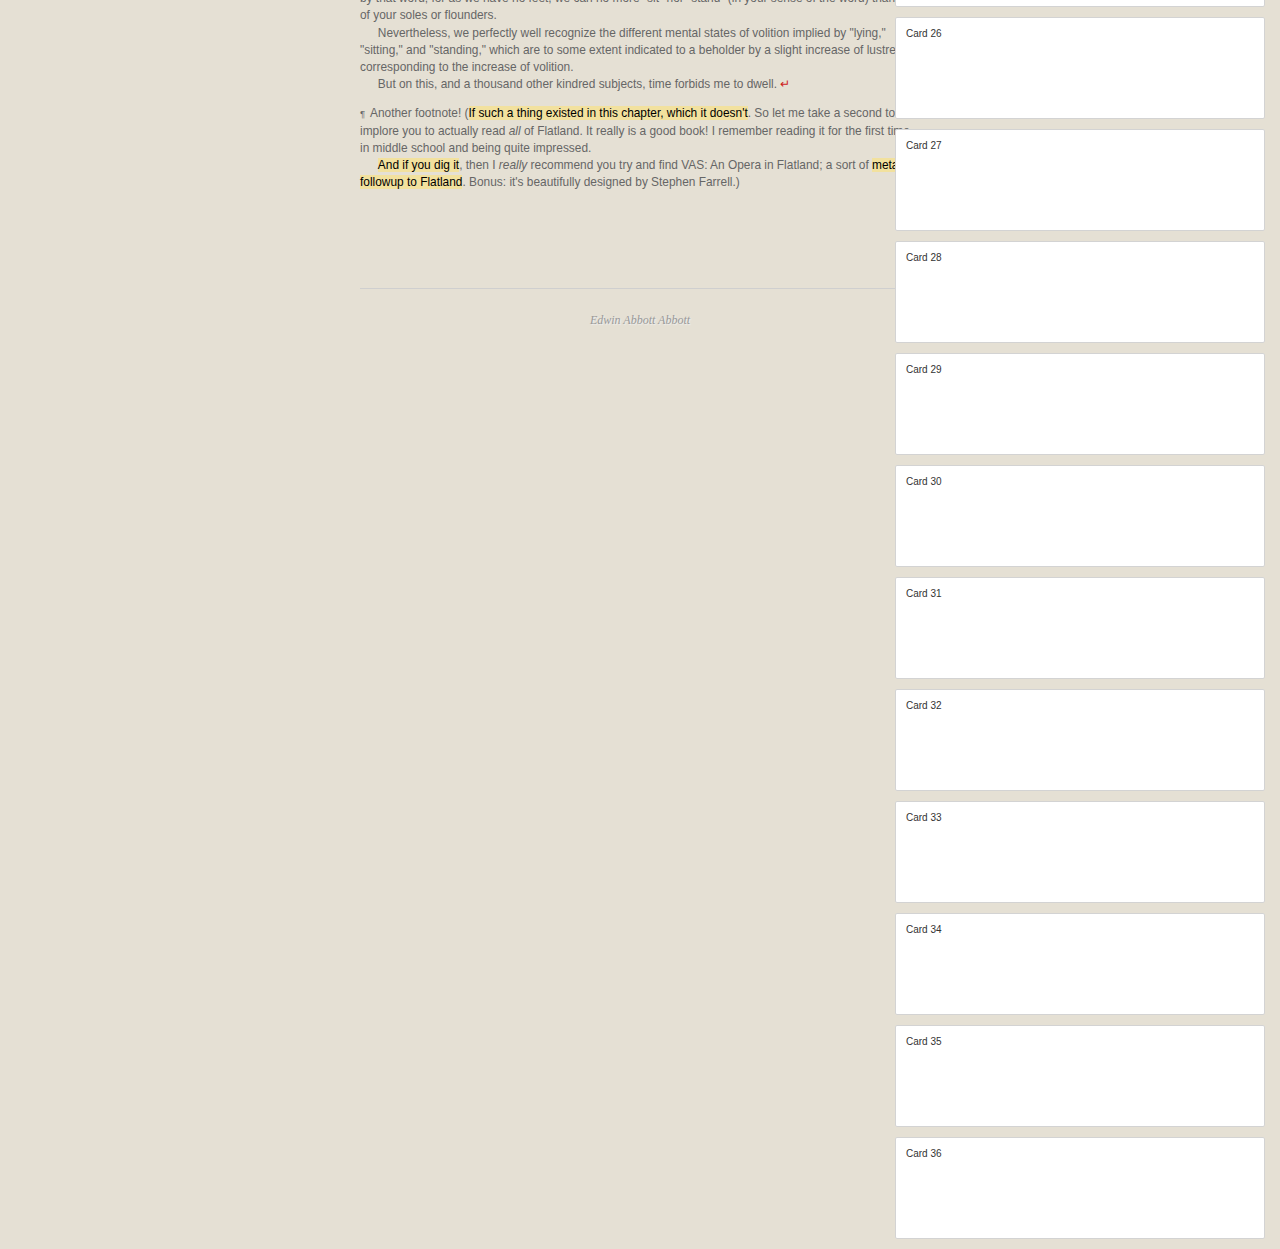
<file: viewer-7/index.html>
<!DOCTYPE html>
<html lang="en">
<head>
  <title>Hypothesis Demo</title>

  <meta charset="utf-8">
  <meta name="viewport" content="width=device-width, minimum-scale=1.0, maximum-scale=1.0" />

  <link href="css/master.css" rel="stylesheet" type="text/css" />
  <link href="css/main.css" rel="stylesheet" type="text/css" />
</head>
<body class="low georgia ragged">
  <div id="content_container" class="knee">
    <header>Flatland: A Romance of Many Dimensions</header>
    <div class="body_text">
      <div id="title_block">
        <h2>SECTION 15</h2>
        <h3>Concerning a <span class="hl" data-annotation-id="1">Stranger from Spaceland</span></h3>
        <img src="images/flatland-illustration.png" alt="Flatland title illustration" />
      </div>

      <p class="fp">F<span class="sc">rom dreams</span> I proceed to facts.</p>

      <p><span class="hl" data-annotation-id="2">It was the last day of our
          1999</span><span class="hl"
                           data-annotation-id="3"><sup>th</sup></span><span class="hl"
    data-annotation-id="4"> year of our era.</span>  The patterning of the rain
    had long ago announced nightfall; and I was sitting<sup id="ref3"><a
    href="#fn3">[3]</a></sup></em> in the company of my wife, musing on the
    events of the past and the prospects of the coming year, the coming
    century, the coming Millennium.</p>

      <p><span class="hl" data-annotation-id="5">My four Sons and two orphan Grandchildren had retired to their several
      apartments; and my wife alone remained with me to see the old
      Millennium out and the new one in.</span></p>

      <blockquote>
        <p>Lorem <span class="hl" data-annotation-id="6">ipsum dolor sit amet</span>, <span class="hl" data-annotation-id="7">consectetur adipisicing elit, sed do eiusmod tempor incididunt ut <span class="hl" data-annotation-id="8">labore et dolore</span> magna aliqua</span>. Ut enim ad minim veniam, quis nostrud exercitation ullamco laboris nisi ut aliquip ex ea commodo consequat. Duis aute irure dolor in reprehenderit in voluptate velit esse cillum dolore eu fugiat nulla pariatur. Excepteur sint occaecat cupidatat non proident, sunt in culpa qui officia deserunt mollit anim id est laborum.</p>
        <p>Fdunt ut labore et dolore magna aliqua. Ut enim ad minim veniam, quis nostrud exercitation ullamco laboris nisi ut aliquip ex ea commodo consequat. Duis aute irure dolor in reprehenderit in voluptate velit esse cillum dolore eu fugiat nulla pariatur. Excepteur sint occaecat cupidatat non proident, sunt in culpa qui officia deserunt mollit anim id est laborum.</p>
      </blockquote>

      <p>I was <span class="hl" data-annotation-id="9">rapt in thought</span>, pondering in my mind some words that had
      casually <span class="hl" data-annotation-id="10">issued from</span> the mouth of my youngest Grandson, a <span class="hl" data-annotation-id="11">most
        promising <span class="hl" data-annotation-id="12">young Hexagon of</span> <span class="hl" data-annotation-id="13">unusual brilliancy</span> and <span class="hl" data-annotation-id="14">perfect angularity</span>.</span>
      His uncles and I had been giving him his usual practical lesson in
      Sight Recognition, turning ourselves upon our centres, now rapidly, now
      more slowly, and questioning him as to our positions; and his answers
      had been so satisfactory that I had been induced to reward him by
      giving him a few hints on Arithmetic, as applied to Geometry.</p>

      <p>Taking nine Squares, each an inch every way, I had put them together so
      as to make one large Square, with a side of three inches, and I had
      hence proved to my little Grandson that&mdash;though it was impossible for
      us to SEE the inside of the Square&mdash;yet we might ascertain the number
      of square inches in a Square by simply squaring the number of inches in
      the side:  "and thus," said I, "we know that three-to-the-second, or
      nine, represents the number of square inches in a Square whose side is
      three inches long."</p>

      <p><span class="hl" data-annotation-id="15">The little Hexagon meditated on this a while</span> and then said to me; "But
      you have been teaching me to raise numbers to the third power: I
      suppose three-to-the-third must mean something in Geometry; what does
      it mean?"  "Nothing at all," replied I, "not at least in Geometry; for
      Geometry has only Two Dimensions."  And then I began to shew the boy
      how a Point by moving through a length of three inches makes a Line of
      three inches, which may be represented by three; and how a Line of
      three inches, moving parallel to itself through a length of three
      inches, makes a Square of three inches every way, which may be
      represented by three-to-the-second.  xxx Upon this, my Grandson, again
      returning to his former suggestion, took me up rather suddenly and
      exclaimed, "Well, then, if a Point by moving three inches, makes a Line
      of three inches represented by three; and if a straight Line of three
      inches, moving parallel to itself, makes a Square of three inches every
      way, <span class="hl" data-annotation-id="16">represented by three-to-the-second</span>; it must be that a Square of
      three inches every way, moving somehow parallel to itself (but I don't
      see how) must make Something else (but I don't see what) of three
      inches every way&mdash;and this must be represented by three-to-the-third."</p>

      <p>"Go to bed," said I, a little ruffled by this interruption: "if you
      would talk less nonsense, you would remember more sense."</p>

    <p><span class="hl" data-annotation-id="17">So my Grandson had disappeared in disgrace</span>; and there I sat by my
      Wife's side, <span class="hl" data-annotation-id="18">endeavouring to form a retrospect</span> of the year 1999 and of
      the <span class="hl" data-annotation-id="19">possibilities of the year 2000; but not quite</span> able to shake of the
      thoughts suggested by the prattle of my bright little Hexagon.  Only a
      few sands now remained in the half-hour glass.  Rousing myself from my
      reverie I turned the glass Northward for the last time in the old
      Millennium; and in the act, I exclaimed aloud, "The boy is a fool."</p>

      <p><span class="hl" data-annotation-id="20">Straightway</span> I became conscious of a Presence in the room, and a
      <span class="hl" data-annotation-id="21">chilling</span> breath thrilled through my very being.  "He is no such thing,"
      cried my Wife, "and <span class="hl" data-annotation-id="22">you are breaking the Commandments in thus
        <span class="hl" data-annotation-id="23">dishonouring</span> your own Grandson</span>."  But I took no notice of her.  <span class="hl" data-annotation-id="24">Looking
      around in every direction I could see nothing; yet still I FELT a
      Presence, and shivered as the cold whisper came again.  I started up.
      "What is the matter?" said my Wife, "there is no draught; what are you
      looking for?  There is nothing."  There was nothing; and I resumed my
      seat, again exclaiming, "The boy is a fool, I say; three-to-the-third
      can have no meaning in Geometry."</span>At once there came a distinctly
      audible reply, "The boy is not a fool; and <span class="hl" data-annotation-id="25">three-to-the-third has an
        obvious Geometrical meaning.</span>"</p>

      <p>My Wife as well as myself heard the words, although she did not
      understand their meaning, and both of us sprang forward in the
      direction of the sound.  What was our horror when we saw before us a
      Figure!  At the first glance it appeared to be a Woman, seen sideways;
      but a moment's observation shewed me that the extremities passed into
      dimness too rapidly to represent one of the Female Sex; and I should
      have thought it a Circle, only that it seemed to change its size in a
      manner impossible for a Circle or for any regular Figure of which I had
      had experience.</p>

      <p>But my Wife had not my experience, nor the coolness necessary to note
      these characteristics.  With the usual hastiness and unreasoning
      jealousy of her Sex, she flew at once to the conclusion that a Woman
      had entered the house through some small aperture.  "How comes this
      person here?" she exclaimed, "you promised me, my dear, that there
      should be no ventilators in our new house."  "Nor are they any," said
      I; "but what makes you think that the stranger is a Woman?  I see by my
      power of Sight Recognition&mdash;"</p>

      <p>"Oh, I have no patience with your Sight Recognition," replied she,
      "'Feeling is believing' and 'A Straight Line to the touch is worth a
      Circle to the sight'"&mdash;two Proverbs, very common with the Frailer Sex
      in Flatland.</p>

      <p>"Well," said I, for I was afraid of irritating her, "if it must be so,
      demand an introduction."  Assuming her most gracious manner, my Wife
      advanced towards the Stranger, "Permit me, Madam to feel and be felt
      by&mdash;" then, suddenly recoiling, "Oh! it is not a Woman, and there are
      no angles either, not a trace of one.  Can it be that I have so
      misbehaved to a perfect Circle?"</p>

    <p>"<span class="hl" data-annotation-id="26">I am indeed, in a certain sense a <span class="hl" data-annotation-id="27">Circle</span>," replied the Voice, "and a
        more perfect Circle than any in <span class="hl" data-annotation-id="28">Flatland</span></span>; but to speak more accurately,
      I am many Circles in one."  <span class="hl" data-annotation-id="29">Then he added more mildly, "<span class="hl" data-annotation-id="30">I have a
          message, <span class="hl" data-annotation-id="31">dear Madam</span>, to your husband</span>, which I must not deliver in your
      presence</span>; and, if you would <span class="hl" data-annotation-id="32">suffer us to retire</span> for a few minutes&mdash;"
      But my wife would not listen to the proposal that our august Visitor
      should so <span class="hl" data-annotation-id="33">incommode himself, and assuring the Circle</span> that the hour of
      her own retirement had long passed, with many reiterated apologies for
      her recent indiscretion, she at last retreated to her apartment.</p>

      <p>I glanced at the half-hour glass.  The last sands had fallen.  The
      third Millennium had begun.</p>

      <p class="closing">*</p>

      <div class="footnotes">
        <h1>Footnotes</h1>
        <ul>
          <li id="fn3">
            <p>3 &ndash; When I say "sitting," of course I do not mean any change
            of attitude such as you in Spaceland signify by that word; for as we
            have no feet, we can no more "sit" nor "stand" (in your sense of the
            word) than one of your soles or flounders.</p>

            <p>Nevertheless, we perfectly well recognize the different mental states
            of volition implied by "lying," "sitting," and "standing," which are to
            some extent indicated to a beholder by a slight increase of lustre
            corresponding to the increase of volition.</p>

            <p>But on this, and a thousand other kindred subjects, time forbids me to
            dwell. <a href="#ref3">&crarr;</a></p>
          </li>
          <li>
            <p>Another footnote! (<span class="hl" data-annotation-id="34">If such a thing existed in this chapter, which it doesn't</span>. So let me take a second to implore you to actually read <em>all</em> of Flatland. It really is a good book! I remember reading it for the first time in middle school and being quite impressed.</p>
            <p><span class="hl" data-annotation-id="35">And if you dig it</span>, then I <em>really</em> recommend you try and find VAS: An Opera in Flatland; a sort of <span class="hl" data-annotation-id="36">meta-followup to Flatland</span>. Bonus: it's beautifully designed by Stephen Farrell.)</p>
          </li>
        </ul>
      </div>
    </div>

    <footer>Edwin Abbott Abbott</footer>
  </div>

  <div class="sidebar">
    <h1 class="annotation-heading" data-comment-heading collapsed>Comments (12)</h1>
    <!-- <h1 class="annotation&#45;heading" data&#45;annotation&#45;heading>Annotations (12)</h1> -->
    <ul class="annotation-list">
      <li class="annotation-item" data-annotation-id="1">Card 1</li>
      <li class="annotation-item" data-annotation-id="2">Card 2</li>
      <li class="annotation-item" data-annotation-id="3">Card 3</li>
      <li class="annotation-item" data-annotation-id="4">Card 4</li>
      <li class="annotation-item" data-annotation-id="5">Card 5</li>
      <li class="annotation-item" data-annotation-id="6">Card 6</li>
      <li class="annotation-item" data-annotation-id="7">Card 7</li>
      <li class="annotation-item" data-annotation-id="8">Card 8</li>
      <li class="annotation-item" data-annotation-id="9">Card 9</li>
      <li class="annotation-item" data-annotation-id="10">Card 10</li>
      <li class="annotation-item" data-annotation-id="11">Card 11</li>
      <li class="annotation-item" data-annotation-id="12">Card 12</li>
      <li class="annotation-item" data-annotation-id="13">Card 13</li>
      <li class="annotation-item" data-annotation-id="14">Card 14</li>
      <li class="annotation-item" data-annotation-id="15">Card 15</li>
      <li class="annotation-item" data-annotation-id="16">Card 16</li>
      <li class="annotation-item" data-annotation-id="17">Card 17</li>
      <li class="annotation-item" data-annotation-id="18">Card 18</li>
      <li class="annotation-item" data-annotation-id="19">Card 19</li>
      <li class="annotation-item" data-annotation-id="20">Card 20</li>
      <li class="annotation-item" data-annotation-id="21">Card 21</li>
      <li class="annotation-item" data-annotation-id="22">Card 22</li>
      <li class="annotation-item" data-annotation-id="23">Card 23</li>
      <li class="annotation-item" data-annotation-id="24">Card 24</li>
      <li class="annotation-item" data-annotation-id="25">Card 25</li>
      <li class="annotation-item" data-annotation-id="26">Card 26</li>
      <li class="annotation-item" data-annotation-id="27">Card 27</li>
      <li class="annotation-item" data-annotation-id="28">Card 28</li>
      <li class="annotation-item" data-annotation-id="29">Card 29</li>
      <li class="annotation-item" data-annotation-id="30">Card 30</li>
      <li class="annotation-item" data-annotation-id="31">Card 31</li>
      <li class="annotation-item" data-annotation-id="32">Card 32</li>
      <li class="annotation-item" data-annotation-id="33">Card 33</li>
      <li class="annotation-item" data-annotation-id="34">Card 34</li>
      <li class="annotation-item" data-annotation-id="35">Card 35</li>
      <li class="annotation-item" data-annotation-id="36">Card 36</li>
      <li class="annotation-item" data-annotation-id="37">Comment 1</li>
      <li class="annotation-item" data-annotation-id="38">Comment 2</li>
      <li class="annotation-item" data-annotation-id="39">Comment 3</li>
      <li class="annotation-item" data-annotation-id="40">Comment 4</li>
      <li class="annotation-item" data-annotation-id="41">Comment 5</li>
      <li class="annotation-item" data-annotation-id="42">Comment 6</li>
      <li class="annotation-item" data-annotation-id="43">Comment 7</li>
      <li class="annotation-item" data-annotation-id="44">Comment 8</li>
      <li class="annotation-item" data-annotation-id="45">Comment 9</li>
      <li class="annotation-item" data-annotation-id="46">Comment 10</li>
      <li class="annotation-item" data-annotation-id="47">Comment 11</li>
      <li class="annotation-item" data-annotation-id="48">Comment 12</li>
    </ul>
  </div>
    <script src="scripts/main.js"></script>
</body>
</html>
</file>
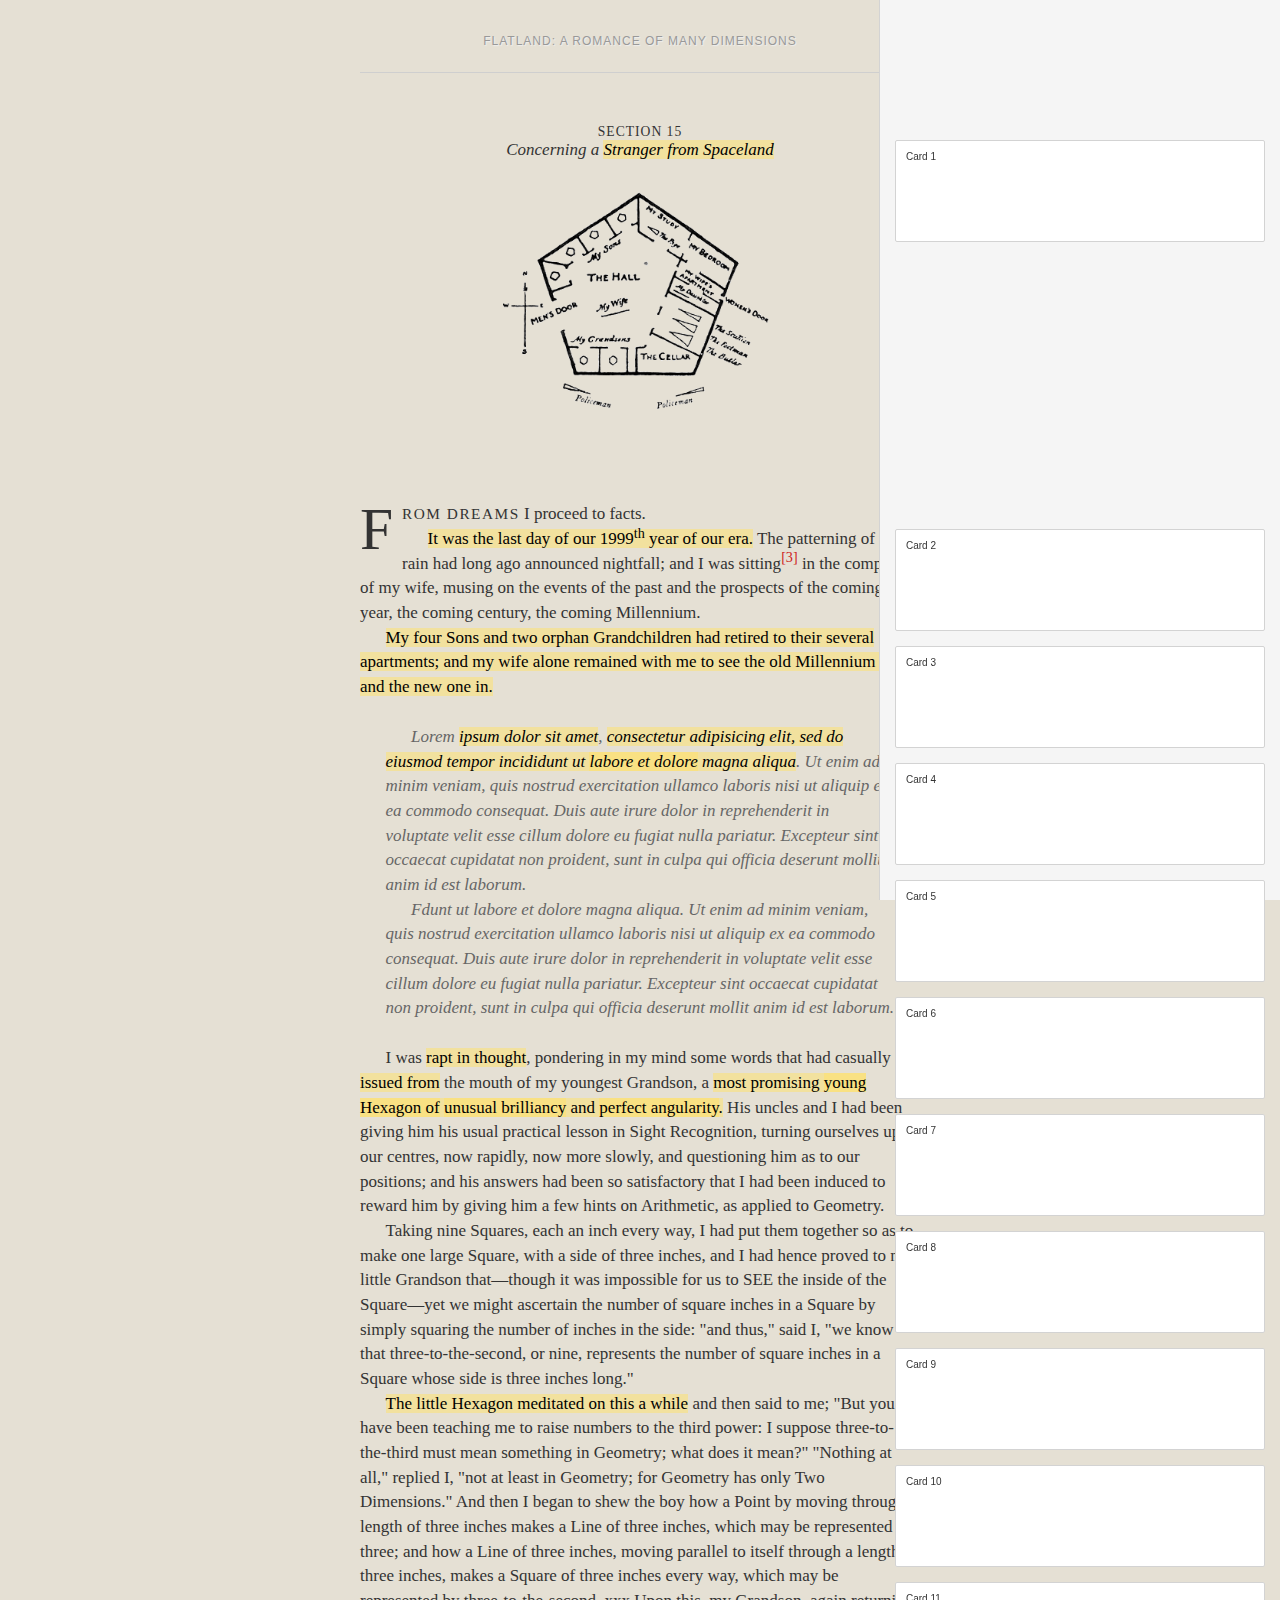
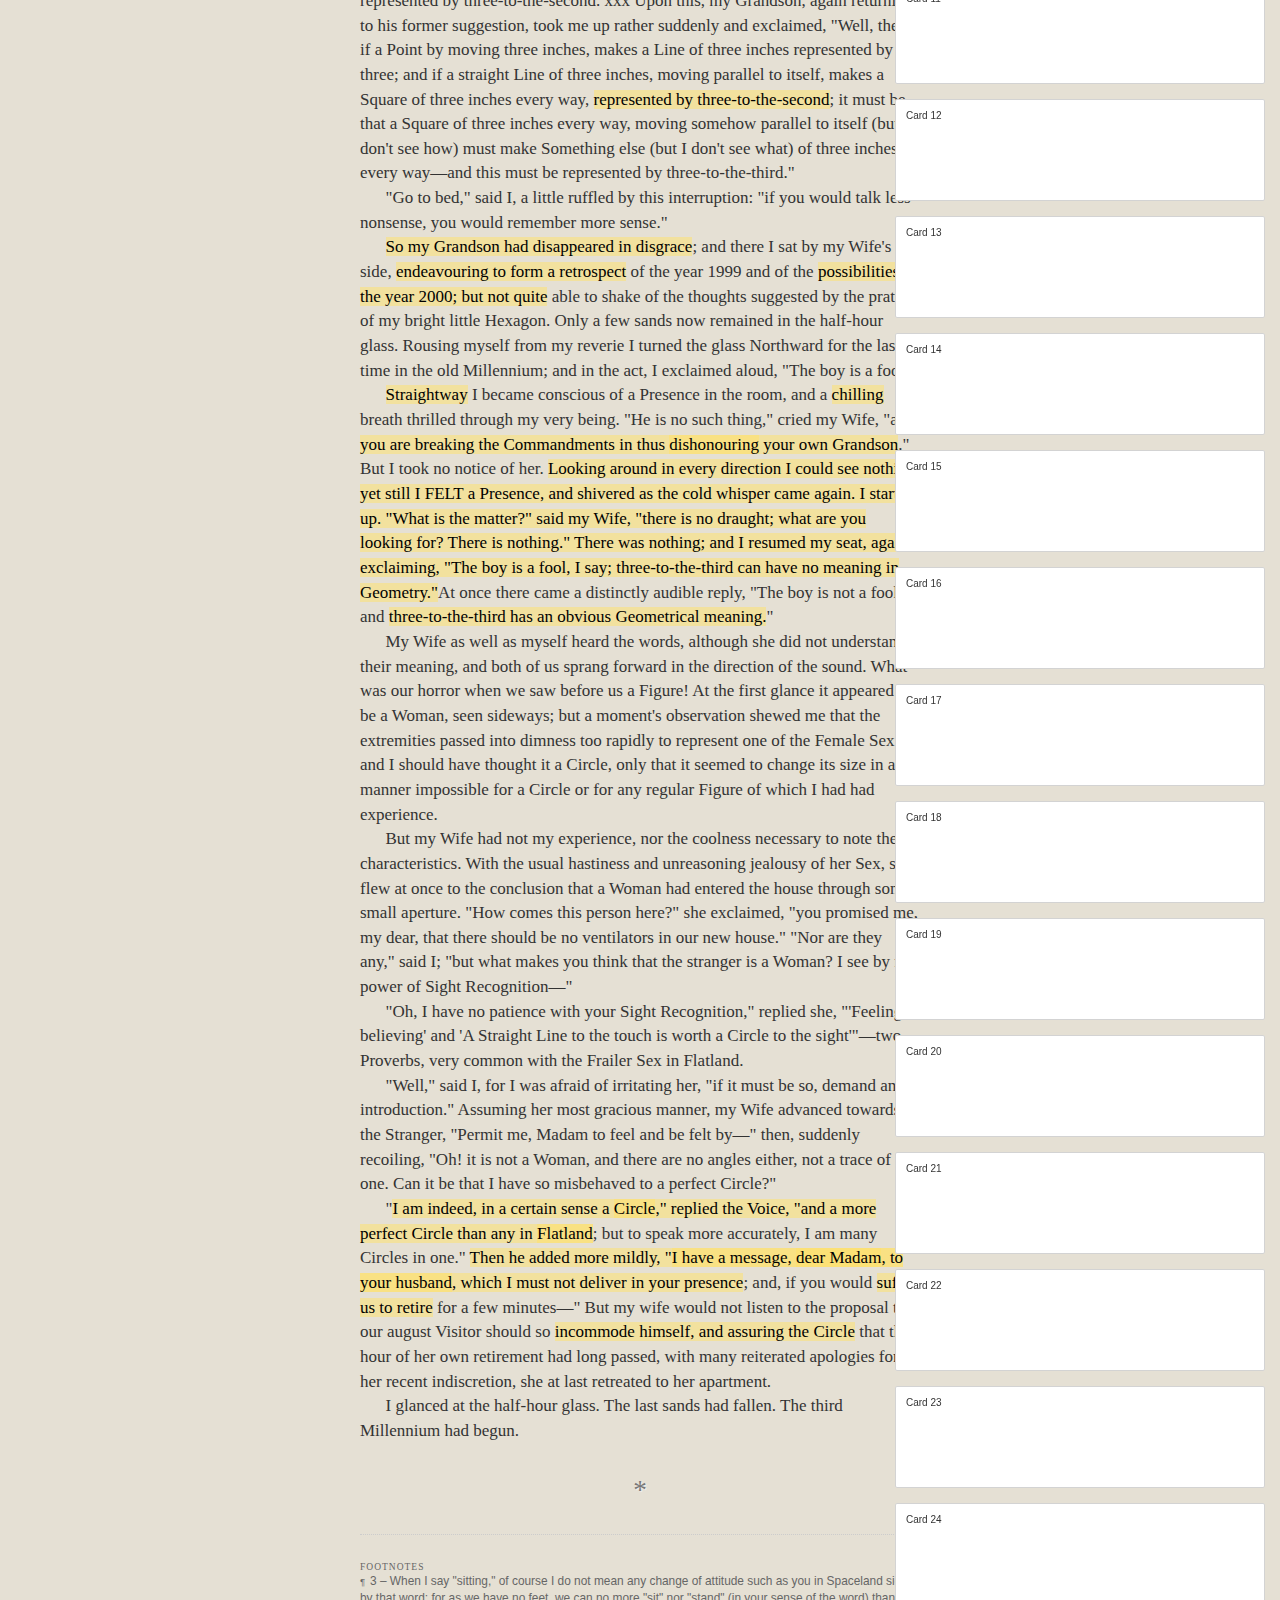
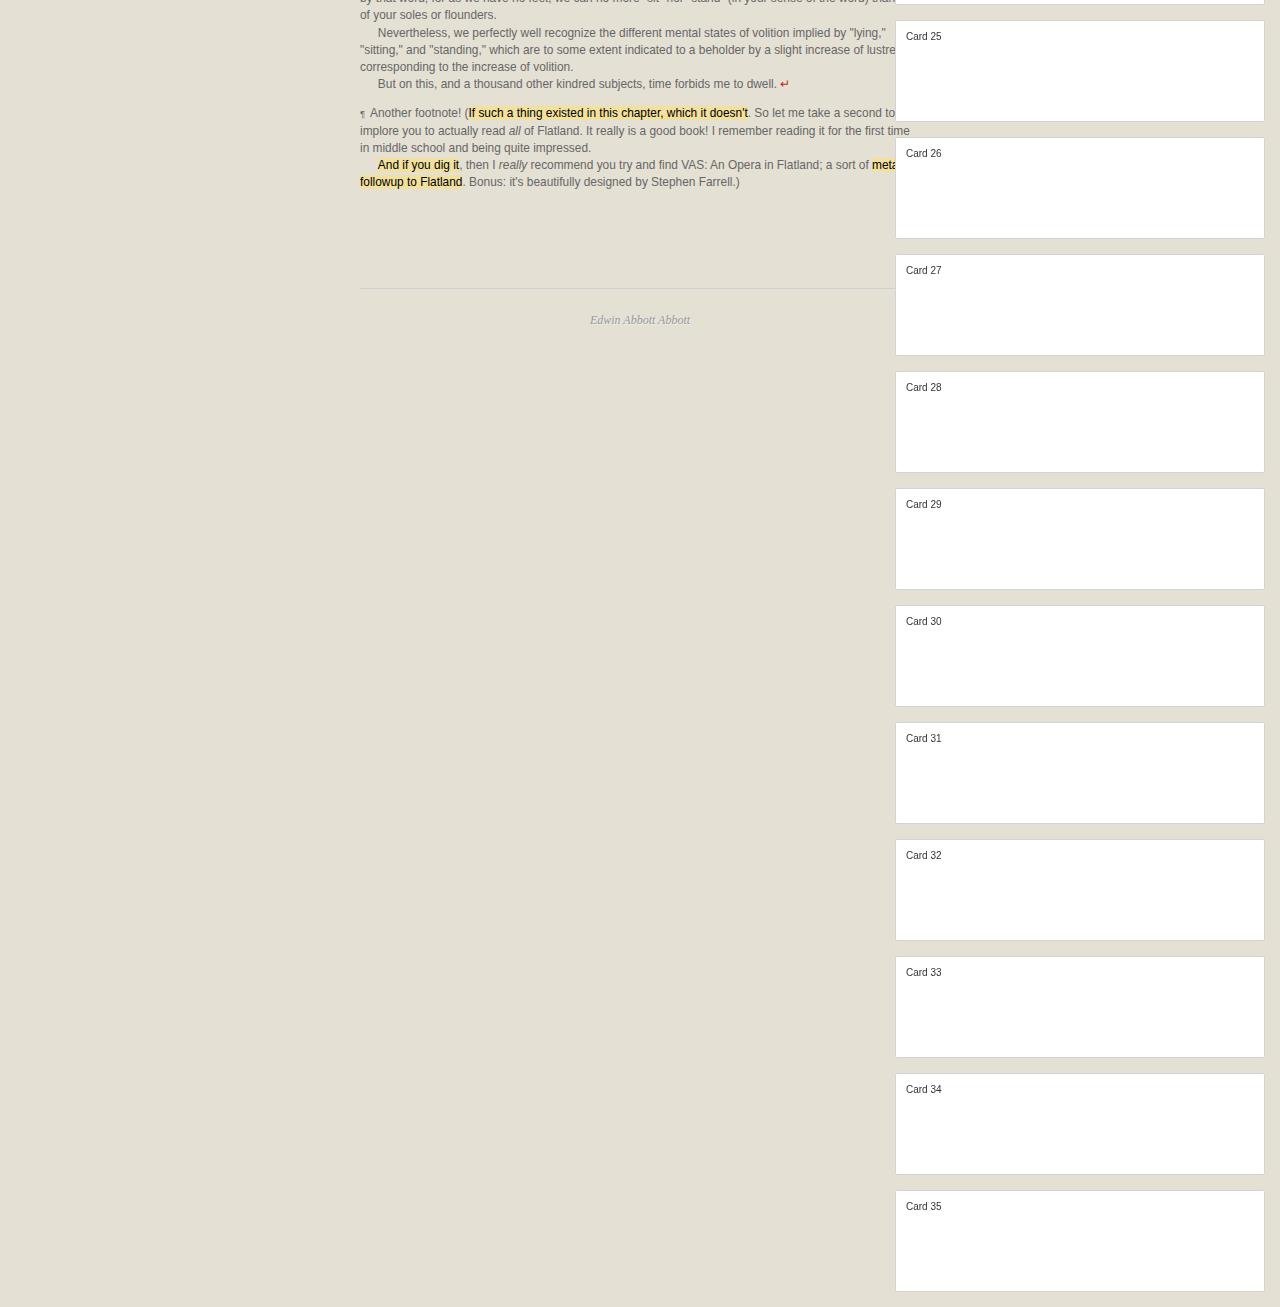
<file: viewer-positioning-demo/index.html>
<!DOCTYPE html>
<html lang="en">
<head>
  <title>Hypothesis Demo</title>

  <meta charset="utf-8">
  <meta name="viewport" content="width=device-width, minimum-scale=1.0, maximum-scale=1.0" />

  <link href="css/master.css" rel="stylesheet" type="text/css" />
  <link href="css/main.css" rel="stylesheet" type="text/css" />
</head>
<body class="low georgia ragged">
  <div id="content_container" class="knee">
    <header>Flatland: A Romance of Many Dimensions</header>
    <div class="body_text">
      <div id="title_block">
        <h2>SECTION 15</h2>
        <h3>Concerning a <span class="hl" data-annotation-id="1">Stranger from Spaceland</span></h3>
        <img src="images/flatland-illustration.png" alt="Flatland title illustration" />
      </div>

      <p class="fp">F<span class="sc">rom dreams</span> I proceed to facts.</p>

      <p><span class="hl" data-annotation-id="2">It was the last day of our
          1999</span><span class="hl"
                           data-annotation-id="3"><sup>th</sup></span><span class="hl"
    data-annotation-id="4"> year of our era.</span>  The patterning of the rain
    had long ago announced nightfall; and I was sitting<sup id="ref3"><a
    href="#fn3">[3]</a></sup></em> in the company of my wife, musing on the
    events of the past and the prospects of the coming year, the coming
    century, the coming Millennium.</p>

      <p><span class="hl" data-annotation-id="5">My four Sons and two orphan Grandchildren had retired to their several
      apartments; and my wife alone remained with me to see the old
      Millennium out and the new one in.</span></p>

      <blockquote>
        <p>Lorem <span class="hl" data-annotation-id="6">ipsum dolor sit amet</span>, <span class="hl" data-annotation-id="7">consectetur adipisicing elit, sed do eiusmod tempor incididunt ut <span class="hl" data-annotation-id="8">labore et dolore</span> magna aliqua</span>. Ut enim ad minim veniam, quis nostrud exercitation ullamco laboris nisi ut aliquip ex ea commodo consequat. Duis aute irure dolor in reprehenderit in voluptate velit esse cillum dolore eu fugiat nulla pariatur. Excepteur sint occaecat cupidatat non proident, sunt in culpa qui officia deserunt mollit anim id est laborum.</p>
        <p>Fdunt ut labore et dolore magna aliqua. Ut enim ad minim veniam, quis nostrud exercitation ullamco laboris nisi ut aliquip ex ea commodo consequat. Duis aute irure dolor in reprehenderit in voluptate velit esse cillum dolore eu fugiat nulla pariatur. Excepteur sint occaecat cupidatat non proident, sunt in culpa qui officia deserunt mollit anim id est laborum.</p>
      </blockquote>

      <p>I was <span class="hl" data-annotation-id="9">rapt in thought</span>, pondering in my mind some words that had
      casually <span class="hl" data-annotation-id="10">issued from</span> the mouth of my youngest Grandson, a <span class="hl" data-annotation-id="11">most
        promising <span class="hl" data-annotation-id="12">young Hexagon of</span> <span class="hl" data-annotation-id="13">unusual brilliancy</span> and <span class="hl" data-annotation-id="14">perfect angularity</span>.</span>
      His uncles and I had been giving him his usual practical lesson in
      Sight Recognition, turning ourselves upon our centres, now rapidly, now
      more slowly, and questioning him as to our positions; and his answers
      had been so satisfactory that I had been induced to reward him by
      giving him a few hints on Arithmetic, as applied to Geometry.</p>

      <p>Taking nine Squares, each an inch every way, I had put them together so
      as to make one large Square, with a side of three inches, and I had
      hence proved to my little Grandson that&mdash;though it was impossible for
      us to SEE the inside of the Square&mdash;yet we might ascertain the number
      of square inches in a Square by simply squaring the number of inches in
      the side:  "and thus," said I, "we know that three-to-the-second, or
      nine, represents the number of square inches in a Square whose side is
      three inches long."</p>

      <p><span class="hl" data-annotation-id="15">The little Hexagon meditated on this a while</span> and then said to me; "But
      you have been teaching me to raise numbers to the third power: I
      suppose three-to-the-third must mean something in Geometry; what does
      it mean?"  "Nothing at all," replied I, "not at least in Geometry; for
      Geometry has only Two Dimensions."  And then I began to shew the boy
      how a Point by moving through a length of three inches makes a Line of
      three inches, which may be represented by three; and how a Line of
      three inches, moving parallel to itself through a length of three
      inches, makes a Square of three inches every way, which may be
      represented by three-to-the-second.  xxx Upon this, my Grandson, again
      returning to his former suggestion, took me up rather suddenly and
      exclaimed, "Well, then, if a Point by moving three inches, makes a Line
      of three inches represented by three; and if a straight Line of three
      inches, moving parallel to itself, makes a Square of three inches every
      way, <span class="hl" data-annotation-id="16">represented by three-to-the-second</span>; it must be that a Square of
      three inches every way, moving somehow parallel to itself (but I don't
      see how) must make Something else (but I don't see what) of three
      inches every way&mdash;and this must be represented by three-to-the-third."</p>

      <p>"Go to bed," said I, a little ruffled by this interruption: "if you
      would talk less nonsense, you would remember more sense."</p>

    <p><span class="hl" data-annotation-id="17">So my Grandson had disappeared in disgrace</span>; and there I sat by my
      Wife's side, <span class="hl" data-annotation-id="18">endeavouring to form a retrospect</span> of the year 1999 and of
      the <span class="hl" data-annotation-id="19">possibilities of the year 2000; but not quite</span> able to shake of the
      thoughts suggested by the prattle of my bright little Hexagon.  Only a
      few sands now remained in the half-hour glass.  Rousing myself from my
      reverie I turned the glass Northward for the last time in the old
      Millennium; and in the act, I exclaimed aloud, "The boy is a fool."</p>

      <p><span class="hl" data-annotation-id="20">Straightway</span> I became conscious of a Presence in the room, and a
      <span class="hl" data-annotation-id="21">chilling</span> breath thrilled through my very being.  "He is no such thing,"
      cried my Wife, "and <span class="hl" data-annotation-id="22">you are breaking the Commandments in thus
        <span class="hl" data-annotation-id="23">dishonouring</span> your own Grandson</span>."  But I took no notice of her.  <span class="hl" data-annotation-id="24">Looking
      around in every direction I could see nothing; yet still I FELT a
      Presence, and shivered as the cold whisper came again.  I started up.
      "What is the matter?" said my Wife, "there is no draught; what are you
      looking for?  There is nothing."  There was nothing; and I resumed my
      seat, again exclaiming, "The boy is a fool, I say; three-to-the-third
      can have no meaning in Geometry."</span>At once there came a distinctly
      audible reply, "The boy is not a fool; and <span class="hl" data-annotation-id="25">three-to-the-third has an
        obvious Geometrical meaning.</span>"</p>

      <p>My Wife as well as myself heard the words, although she did not
      understand their meaning, and both of us sprang forward in the
      direction of the sound.  What was our horror when we saw before us a
      Figure!  At the first glance it appeared to be a Woman, seen sideways;
      but a moment's observation shewed me that the extremities passed into
      dimness too rapidly to represent one of the Female Sex; and I should
      have thought it a Circle, only that it seemed to change its size in a
      manner impossible for a Circle or for any regular Figure of which I had
      had experience.</p>

      <p>But my Wife had not my experience, nor the coolness necessary to note
      these characteristics.  With the usual hastiness and unreasoning
      jealousy of her Sex, she flew at once to the conclusion that a Woman
      had entered the house through some small aperture.  "How comes this
      person here?" she exclaimed, "you promised me, my dear, that there
      should be no ventilators in our new house."  "Nor are they any," said
      I; "but what makes you think that the stranger is a Woman?  I see by my
      power of Sight Recognition&mdash;"</p>

      <p>"Oh, I have no patience with your Sight Recognition," replied she,
      "'Feeling is believing' and 'A Straight Line to the touch is worth a
      Circle to the sight'"&mdash;two Proverbs, very common with the Frailer Sex
      in Flatland.</p>

      <p>"Well," said I, for I was afraid of irritating her, "if it must be so,
      demand an introduction."  Assuming her most gracious manner, my Wife
      advanced towards the Stranger, "Permit me, Madam to feel and be felt
      by&mdash;" then, suddenly recoiling, "Oh! it is not a Woman, and there are
      no angles either, not a trace of one.  Can it be that I have so
      misbehaved to a perfect Circle?"</p>

    <p>"<span class="hl" data-annotation-id="26">I am indeed, in a certain sense a <span class="hl" data-annotation-id="27">Circle</span>," replied the Voice, "and a
        more perfect Circle than any in <span class="hl" data-annotation-id="28">Flatland</span></span>; but to speak more accurately,
      I am many Circles in one."  <span class="hl" data-annotation-id="29">Then he added more mildly, "<span class="hl" data-annotation-id="30">I have a
          message, <span class="hl" data-annotation-id="31">dear Madam</span>, to your husband</span>, which I must not deliver in your
      presence</span>; and, if you would <span class="hl" data-annotation-id="32">suffer us to retire</span> for a few minutes&mdash;"
      But my wife would not listen to the proposal that our august Visitor
      should so <span class="hl" data-annotation-id="33">incommode himself, and assuring the Circle</span> that the hour of
      her own retirement had long passed, with many reiterated apologies for
      her recent indiscretion, she at last retreated to her apartment.</p>

      <p>I glanced at the half-hour glass.  The last sands had fallen.  The
      third Millennium had begun.</p>

      <p class="closing">*</p>

      <div class="footnotes">
        <h1>Footnotes</h1>
        <ul>
          <li id="fn3">
            <p>3 &ndash; When I say "sitting," of course I do not mean any change
            of attitude such as you in Spaceland signify by that word; for as we
            have no feet, we can no more "sit" nor "stand" (in your sense of the
            word) than one of your soles or flounders.</p>

            <p>Nevertheless, we perfectly well recognize the different mental states
            of volition implied by "lying," "sitting," and "standing," which are to
            some extent indicated to a beholder by a slight increase of lustre
            corresponding to the increase of volition.</p>

            <p>But on this, and a thousand other kindred subjects, time forbids me to
            dwell. <a href="#ref3">&crarr;</a></p>
          </li>
          <li>
            <p>Another footnote! (<span class="hl" data-annotation-id="34">If such a thing existed in this chapter, which it doesn't</span>. So let me take a second to implore you to actually read <em>all</em> of Flatland. It really is a good book! I remember reading it for the first time in middle school and being quite impressed.</p>
            <p><span class="hl" data-annotation-id="35">And if you dig it</span>, then I <em>really</em> recommend you try and find VAS: An Opera in Flatland; a sort of <span class="hl" data-annotation-id="36">meta-followup to Flatland</span>. Bonus: it's beautifully designed by Stephen Farrell.)</p>
          </li>
        </ul>
      </div>
    </div>

    <footer>Edwin Abbott Abbott</footer>
  </div>

  <div class="sidebar">
    <h1 class="annotation-heading" data-comment-heading>Comments (3)</h1>
    <h1 class="annotation-heading" data-annotation-heading>Annotations (12)</h1>
    <ul class="annotation-list">
      <li class="annotation-item" data-annotation-id="1">Card 1</li>
      <li class="annotation-item" data-annotation-id="2">Card 2</li>
      <li class="annotation-item" data-annotation-id="3">Card 3</li>
      <li class="annotation-item" data-annotation-id="4">Card 4</li>
      <li class="annotation-item" data-annotation-id="5">Card 5</li>
      <li class="annotation-item" data-annotation-id="6">Card 6</li>
      <li class="annotation-item" data-annotation-id="7">Card 7</li>
      <li class="annotation-item" data-annotation-id="8">Card 8</li>
      <li class="annotation-item" data-annotation-id="9">Card 9</li>
      <li class="annotation-item" data-annotation-id="10">Card 10</li>
      <li class="annotation-item" data-annotation-id="11">Card 11</li>
      <li class="annotation-item" data-annotation-id="12">Card 12</li>
      <li class="annotation-item" data-annotation-id="13">Card 13</li>
      <li class="annotation-item" data-annotation-id="14">Card 14</li>
      <li class="annotation-item" data-annotation-id="15">Card 15</li>
      <li class="annotation-item" data-annotation-id="16">Card 16</li>
      <li class="annotation-item" data-annotation-id="17">Card 17</li>
      <li class="annotation-item" data-annotation-id="18">Card 18</li>
      <li class="annotation-item" data-annotation-id="19">Card 19</li>
      <li class="annotation-item" data-annotation-id="20">Card 20</li>
      <li class="annotation-item" data-annotation-id="21">Card 21</li>
      <li class="annotation-item" data-annotation-id="22">Card 22</li>
      <li class="annotation-item" data-annotation-id="23">Card 23</li>
      <li class="annotation-item" data-annotation-id="24">Card 24</li>
      <li class="annotation-item" data-annotation-id="25">Card 25</li>
      <li class="annotation-item" data-annotation-id="26">Card 26</li>
      <li class="annotation-item" data-annotation-id="27">Card 27</li>
      <li class="annotation-item" data-annotation-id="28">Card 28</li>
      <li class="annotation-item" data-annotation-id="29">Card 29</li>
      <li class="annotation-item" data-annotation-id="30">Card 30</li>
      <li class="annotation-item" data-annotation-id="31">Card 31</li>
      <li class="annotation-item" data-annotation-id="32">Card 32</li>
      <li class="annotation-item" data-annotation-id="33">Card 33</li>
      <li class="annotation-item" data-annotation-id="34">Card 34</li>
      <li class="annotation-item" data-annotation-id="35">Card 35</li>
      <li class="annotation-item" data-annotation-id="36">Card 36</li>
      <!-- <li class="annotation&#45;item" data&#45;annotation&#45;id="37">Comment One</li> -->
      <!-- <li class="annotation&#45;item" data&#45;annotation&#45;id="38">Comment Two</li> -->
      <!-- <li class="annotation&#45;item" data&#45;annotation&#45;id="39">Comment Three</li> -->
    </ul>
  </div>
    <script src="scripts/card.js"></script>
    <script src="scripts/main.js"></script>
</body>
</html>
</file>
<file: viewer-1/css/master.css>
��/ *     - - - - - - - - - - - - - - - - - - - - - - - - - - - - - - - - - - - - - - - - - - - 
 
         = = = = = = = = = = = = = = = = = = = = = = = = = = = = = = = = = = = = = = = = = = = 
                                 B   I   B   L   I   O   T   Y   P   E 
                                                   * 
                       B A S E   B O O K   /   L O N G F O R M   T Y P O G R A P H Y 
                               F O R   T A B L E T   C O M P U T E R S 
         =   =   =   =   =   =   =   =   =   =   =   =   =   =   =   =   =   =   =   =   =   =   
                             & c o p y ;   2 0 1 1 ,   C r a i g   M o d   
                                 h t t p : / / c r a i g m o d . c o m 
                               h t t p : / / b i b l i o t y p e . o r g 
     
                           R e l e a s e d   u n d e r   M I T   L I C E N S E 
                   ( N o t   t h a t   H T M L   +   C S S   +   s i m p l e   J S   
                 r e a l l y   n e e d s   a   l i c e n s e .   B u t ,   s t i l l ,   
                                 u s e   w i t h o u t   w o r r y . ) 
                                 
         -   -   -   
         
         P e r m i s s i o n   i s   h e r e b y   g r a n t e d ,   f r e e   o f   c h a r g e ,   t o   
         a n y   p e r s o n   o b t a i n i n g   a   c o p y   o f   t h i s   s o f t w a r e   a n d   
         a s s o c i a t e d   d o c u m e n t a t i o n   f i l e s   ( t h e   " S o f t w a r e " ) ,   
         t o   d e a l   i n   t h e   S o f t w a r e   w i t h o u t   r e s t r i c t i o n ,   i n c l u d i n g   
         w i t h o u t   l i m i t a t i o n   t h e   r i g h t s   t o   u s e ,   c o p y ,   m o d i f y ,   
         m e r g e ,   p u b l i s h ,   d i s t r i b u t e ,   s u b l i c e n s e ,   a n d / o r   s e l l 
         c o p i e s   o f   t h e   S o f t w a r e ,   a n d   t o   p e r m i t   p e r s o n s   t o   w h o m   
         t h e   S o f t w a r e   i s   f u r n i s h e d   t o   d o   s o ,   s u b j e c t   t o   t h e   
         f o l l o w i n g   c o n d i t i o n s : 
         
         T h e   a b o v e   c o p y r i g h t   n o t i c e   a n d   t h i s   p e r m i s s i o n   n o t i c e   
         s h a l l   b e   i n c l u d e d   i n   a l l   c o p i e s   o r   s u b s t a n t i a l   p o r t i o n s   
         o f   t h e   S o f t w a r e . 
         
         T H E   S O F T W A R E   I S   P R O V I D E D   " A S   I S " ,   W I T H O U T   W A R R A N T Y   O F   
         A N Y   K I N D ,   E X P R E S S   O R   I M P L I E D ,   I N C L U D I N G   B U T   N O T   L I M I T E D   
         T O   T H E   W A R R A N T I E S   O F   M E R C H A N T A B I L I T Y ,   F I T N E S S   F O R   A   
         P A R T I C U L A R   P U R P O S E   A N D   N O N I N F R I N G E M E N T .   I N   N O   E V E N T   S H A L L   
         T H E   A U T H O R S   O R   C O P Y R I G H T   H O L D E R S   B E   L I A B L E   F O R   A N Y   C L A I M ,   
         D A M A G E S   O R   O T H E R   L I A B I L I T Y ,   W H E T H E R   I N   A N   A C T I O N   O F   
         C O N T R A C T ,   T O R T   O R   O T H E R W I S E ,   A R I S I N G   F R O M ,   O U T   O F   O R   I N   
         C O N N E C T I O N   W I T H   T H E   S O F T W A R E   O R   T H E   U S E   O R   O T H E R   D E A L I N G S   
         I N   T H E   S O F T W A R E . 
 
                                 
         - - - - - - - - - - - - - - - - - - - - - - - - - - - - - - - - - - - - - - - - - - -   * /         
 
 
 
 / *     - - - - - - - - - - - - - - - - - - - - - - - - - - - - - - - - - - - - - - - - - - - 
         C S S   R E S E T 
         - - - - - - - - - - - - - - - - - - - - - - - - - - - - - - - - - - - - - - - - - - -   * /         
         b o d y , m e n u , d i v , d l , d t , d d , u l , o l , l i , h 1 , h 2 , h 3 , h 4 , h 5 , h 6 , p r e , f o r m , f i e l d s e t , i n p u t , t e x t a r e a , p , b l o c k q u o t e , t h , t d   {   
             m a r g i n : 0 ;   p a d d i n g : 0 ;   
             } 
             
         t a b l e   {   b o r d e r - c o l l a p s e : c o l l a p s e ;   b o r d e r - s p a c i n g : 0 ;   } 
         f i e l d s e t , i m g   {   b o r d e r : 0 ;   } 
         a d d r e s s , c a p t i o n , c i t e , c o d e , d f n , e m , s t r o n g , t h , v a r   {   f o n t - s t y l e : n o r m a l ;   f o n t - w e i g h t : n o r m a l ;   } 
         e m   {   f o n t - s t y l e :   i t a l i c ;   } 
         s t r o n g   {   f o n t - w e i g h t :   b o l d ;   } 
         o l , u l   {   l i s t - s t y l e : n o n e ;   } 
         c a p t i o n , t h   {   t e x t - a l i g n : l e f t ;   } 
         h 1 , h 2 , h 3 , h 4 , h 5 , h 6   {   f o n t - s i z e : 1 0 0 % ;   f o n t - w e i g h t : n o r m a l ;   } 
         q : b e f o r e , q : a f t e r   {   c o n t e n t : ' ' ;   } 
         a b b r , a c r o n y m   {   b o r d e r : 0 ;   } 
         a   {   c o l o r :   # c e 1 b 1 b ;   t e x t - d e c o r a t i o n :   n o n e ;   } 
         a : h o v e r   {   c o l o r :   # 0 0 0 ;   b o r d e r - b o t t o m :   1 p x   s o l i d   # f 0 0 ;   } 
 
 
         
         
         / *   K e e p   o u r   s u p ' s   i n   l i n e   * / 
         s u p , 
         s u b   { 
         	 h e i g h t :   0 ; 
         	 l i n e - h e i g h t :   1 ; 
         	 v e r t i c a l - a l i g n :   b a s e l i n e ; 
         	 p o s i t i o n :   r e l a t i v e ; 
             } 
         
         s u p   { 
         	 b o t t o m :   1 e x ; 
             } 
 
 
 / *     G E N E R A L 
         - - - - - - - - - - - - - - - - - - - - - - - - - - - - - - - - - - - - - - - - - - -   * / 
         b o d y   {   
             f o n t - s i z e :   6 2 . 5 % ;   / *   - -   S e t s   1 e m   t o   e q u a l   1 0 p x   - -   * /   
             b a c k g r o u n d :   n o n e   t o p   c e n t e r   r e p e a t - y ; 
             } 
             
             / *   S E R I F   /   S A N S   * / 
             b o d y . g e o r g i a         {   f o n t - f a m i l y :   G e o r g i a ;   } 
             b o d y . h e l v e t i c a     {   f o n t - f a m i l y :   H e l v e t i c a ;   } 
 
             / *   C O N T R A S T   * / 
             b o d y . h i g h   {   b a c k g r o u n d - c o l o r :   # f f f f f f ;   c o l o r :   # 4 4 4 ;   } 
             b o d y . l o w     {   b a c k g r o u n d - c o l o r :   # e 5 e 0 d 4 ;   c o l o r :   # 3 3 3 ;   } 
 
             / *   J U S T I F I C A T I O N   * / 
             b o d y . j u s t i f i e d   . b o d y _ t e x t   p     {   t e x t - a l i g n :   j u s t i f y ;   } 
             b o d y . r a g g e d   . b o d y _ t e x t   p           {   t e x t - a l i g n :   l e f t ;   } 
 
                 / *   D o n ' t   j u s t i f y   t h e   c l o s i n g   f l e u r o n   * / 
                 b o d y . r a g g e d   p . c l o s i n g ,   b o d y . j u s t i f i e d   p . c l o s i n g   {   t e x t - a l i g n :   c e n t e r   ! i m p o r t a n t ;   } 
 
         
         # c o n t e n t _ c o n t a i n e r ,   # m e n u _ w r a p   {   m a r g i n :   0   a u t o ;   b o r d e r :   0 p x ;   } 
             # m e n u _ w r a p   {   w i d t h :   6 0 0 p x ;   t o p : 0 ;   } 
 
 
         / *   F I R S T   P A R A G R A P H   * / 
         . f p                               {   t e x t - i n d e n t :   0 e m   ! i m p o r t a n t ;   } 
         . f p : f i r s t - l e t t e r     {   f l o a t :   l e f t ;   d i s p l a y :   b l o c k ;   } 
         
             / *     P o t e n t i a l l y   m o r e   e f f e c i e n t   ( n o   c l a s s   n e c e s s a r y )   
                     m a r k u p   f o r   f i r s t   p a r a g r a p h   d r o p   c a p s   s t y l i n g             * / 
             / * 
             . b o d y _ t e x t   p : f i r s t - c h i l d   {   t e x t - i n d e x :   0 e m   ! i m p o r t a n t ;   } 
             . b o d y _ t e x t   p : f i r s t - c h i l d : f i r s t - l e t t e r   {   f l o a t :   l e f t ;   d i s p l a y :   i n l i n e ;   } 
             * / 
         
         / *   T I T L E   B L O C K   * /   
         
         # t i t l e _ b l o c k   {   t e x t - a l i g n :   c e n t e r   ! i m p o r t a n t ;   } 
             . f l e u r o n                                     {   t e x t - i n d e n t :   0   ! i m p o r t a n t ;   } 
 
         
         / *   S M A L L   C A P S   * / 
         / *   W e   d o   s m a l l   c a p s   t h i s   w a y   b e c a u s e   n o t   e v e r y   f o n t   h a s   r e a l   s m a l l   c a p s      a n d   t h e   c o m p u t e d 
               s m a l l   c a p s   i s   o f t e n   t o o   t h i n .   T n i s   i s   a   h a c k   a n d   e v e n t u a l l y ,   o n c e   o p e n t y p e   f o n t s   a n d   t y p e k i t 
               b e c o m e   m o r e   p e r v a s i v e ,   w e ' l l   b e   a b l e   t o   d r o p   b a c k   t o   u s i n g   r e a l ,   C S S   d e f i n e d   s m a l l   c a p s .   
               C a n ' t   w a i t !   F o r   n o w ,   t h i s :   * / 
         . s c   {   f o n t - s i z e :   . 9 e m ;   t e x t - t r a n s f o r m :   u p p e r c a s e ;   l e t t e r - s p a c i n g :   . 1 e m ;   } 
         
         . n o t _ t a b l e t   {   d i s p l a y :   n o n e ;   } 
         
         h e a d e r   {   
             t e x t - a l i g n :   c e n t e r ;   
             p a d d i n g - t o p :   2 e m ;   
             f o n t - f a m i l y :   H e l v e t i c a ;   
             f o n t - s i z e :   . 7 e m ;   
             t e x t - t r a n s f o r m :   u p p e r c a s e ;   
             c o l o r :   # 9 9 9 ;   
             l e t t e r - s p a c i n g :   1 p x ;   
             t e x t - s h a d o w :   1 p x   1 p x   1 p x   # e f e f e f ;   
             p a d d i n g - b o t t o m :   2 e m ;   
             b o r d e r - b o t t o m :   1 p x   s o l i d   # c f c f c f ;   
             } 
             
         . f o o t n o t e s   {   f o n t - s i z e :   . 7 e m ;   b o r d e r - t o p :   1 p x   d o t t e d   # c c c ;   p a d d i n g - t o p :   2 e m ;   m a r g i n - t o p :   2 e m ;   c o l o r :   # 6 6 6 ;   f o n t - f a m i l y :   H e l v e t i c a ;   } 
             . f o o t n o t e s   l i   {   m a r g i n - b o t t o m :   1 e m ;   } 
                 . f o o t n o t e s   l i   p : f i r s t - c h i l d   {   t e x t - i n d e n t :   0 ;   } 
                 . f o o t n o t e s   l i   p : f i r s t - c h i l d : b e f o r e   {   c o n t e n t :   ' �   ' ;   f o n t - s i z e :   . 8 e m ;   f l o a t :   l e f t ;   w i d t h :   1 0 p x ;   m a r g i n - l e f t :   0 p x ;   } 
             . f o o t n o t e s   l i : l a s t - c h i l d   {   m a r g i n - b o t t o m :   0 p x ;   }   
             . f o o t n o t e s   h 1   {   t e x t - t r a n s f o r m :   u p p e r c a s e ;   f o n t - f a m i l y :   G e o r g i a ;   d i s p l a y :   i n l i n e ;   f o n t - s i z e :   . 8 e m ;   l e t t e r - s p a c i n g :   1 p x ;   f o n t - w e i g h t :   n o r m a l ;   m a r g i n - b o t t o m :   0 p x ;   p a d d i n g - b o t t o m :   0 p x ;   l i n e - h e i g h t :   1 e m ;   } 
             . f o o t n o t e s   h 4   {   f o n t - w e i g h t :   b o l d ;   f l o a t :   l e f t ;   d i s p l a y :   i n l i n e ;   } 
             
         f o o t e r   {   
             t e x t - a l i g n :   c e n t e r ; 
             f o n t - f a m i l y :   G e o r g i a ; 
             f o n t - s t y l e :   i t a l i c ; 
             t e x t - s h a d o w :   1 p x   1 p x   1 p x   # e f e f e f ;   
             f o n t - s i z e :   1 2 p x ; 
             p a d d i n g - t o p :   2 e m ; 
             m a r g i n - b o t t o m :   2 e m ; 
             c o l o r :   # 9 9 9 ; 
             m a r g i n - t o p :   8 e m ;   
             b o r d e r - t o p :   1 p x   s o l i d   # c f c f c f ;   
             } 
 
         p . c l o s i n g   {   
             t e x t - a l i g n :   c e n t e r ;   
             m a r g i n - t o p :   1 e m ;   
             t e x t - i n d e n t :   0 p x   ! i m p o r t a n t ;   
             f o n t - s i z e :   1 . 6 e m ; 
             c o l o r :   # 7 7 7 ; 
             t e x t - s h a d o w :   1 p x   1 p x   1 p x   # e f e f e f ;   
             } 
 
 / *     C o m p u t e r   /   n o n - t a b l e t   s p e c i f i c a t i o n s   
         - - - - - - - - - - - - - - - - - - - - - - - - - - - - - - - - - - - - - - - - - - -   * / 
         @ m e d i a   s c r e e n   a n d   ( m i n - d e v i c e - w i d t h :   1 0 2 5 p x )   { 
             
             h e a d e r                                     {   t e x t - a l i g n :   c e n t e r   ! i m p o r t a n t ;   m a r g i n - t o p :   1 0 p x ;   f o n t - s i z e :   1 2 p x ;   } 
             . n o t _ t a b l e t                           {   d i s p l a y :   i n l i n e ;   f l o a t :   l e f t ;   w i d t h :   1 0 0 % ;   m a r g i n - t o p :   2 0 p x ;   m a r g i n - b o t t o m :   5 0 p x ;   t e x t - a l i g n :   c e n t e r ;   c o l o r :   # 9 9 9 ;   } 
                 . n o t _ t a b l e t   h 1 . b i b l i o t y p e   {   m a r g i n :   0   a u t o   3 0 p x   a u t o ;   d i s p l a y :   b l o c k ;   w i d t h :   2 5 5 p x ;   h e i g h t :   6 0 p x ;   t e x t - o v e r f l o w :   h i d d e n ;   b a c k g r o u n d :   t r a n s p a r e n t   u r l ( . . / i m a g e s / h 1 - b i b l i o t y p e . p n g )   t o p   l e f t   n o - r e p e a t ;   t e x t - i n d e n t :   - 9 0 0 0 p x ;   } 
                 . n o t _ t a b l e t   . i n s t r u c t i o n s   {   b o r d e r - b o t t o m :   0 p x   d o t t e d   # b b b ;   p a d d i n g :   0   0   2 0 p x   0 ;   } 
                 . n o t _ t a b l e t   . a l e r t         {   f o n t - s i z e :   1 0 p x ;   t e x t - t r a n s f o r m :   u p p e r c a s e ;   l e t t e r - s p a c i n g :   2 p x ;   } 
 
             / *   N o   g r i d   f o r   d e s k t o p      s i z e   i n d e t e r m i n a t e   * / 
             u l . g r i d                                   {   d i s p l a y :   n o n e ;   } 
 
             h 3                                             {   f o n t - w e i g h t :   n o r m a l ;   f o n t - s t y l e :   i t a l i c ;   } 
             h 2                                             {   f o n t - s i z e :   . 8 e m ;   l e t t e r - s p a c i n g :   1 p x ;   t e x t - t r a n s f o r m :   u p p e r c a s e ;   } 
             f o o t e r                                     {   m a r g i n - b o t t o m :   2 e m ;   } 
 
             . b e d                                         {   w i d t h :   4 6 0 p x ;   } 
             . g e o r g i a   . b e d                       {   f o n t - s i z e :   1 . 6 e m ;   } 
             . h e l v e t i c a   . b e d                   {   f o n t - s i z e :   1 . 5 e m ;   } 
             . g e o r g i a   . b e d   p                   {   t e x t - i n d e n t :   1 e m ;   l i n e - h e i g h t :   1 . 4 e m ;   } 
             . h e l v e t i c a   . b e d   p               {   t e x t - i n d e n t :   1 e m ;   l i n e - h e i g h t :   1 . 4 e m ;   } 
             . b e d   # t i t l e _ b l o c k               {   m a r g i n - b o t t o m :   5 e m ;   m a r g i n - t o p :   4 e m ;   } 
             . b e d   # t i t l e _ b l o c k   i m g       {   m a r g i n - t o p :   1 . 8 e m ;   w i d t h :   2 0 0 p x ;   } 
             . g e o r g i a   . b e d   . f p : f i r s t - l e t t e r       {   f o n t - s i z e :   3 . 3 e m ;   l i n e - h e i g h t :   . 9 5 e m ;   m a r g i n - t o p :   - . 0 4 e m ;   m a r g i n - r i g h t :   . 1 5 e m ;   } 
             . h e l v e t i c a   . b e d   . f p : f i r s t - l e t t e r   {   f o n t - s i z e :   3 . 3 e m ;   l i n e - h e i g h t :   . 9 5 e m ;   m a r g i n - r i g h t :   . 1 5 e m ;   } 
 
 
             . k n e e                                         {   w i d t h :   5 6 0 p x ;   }   
             . g e o r g i a   . k n e e                       {   f o n t - s i z e :   1 . 7 e m ;   } 
             . g e o r g i a   . k n e e   p                   {   t e x t - i n d e n t :   1 . 5 e m ;   l i n e - h e i g h t :   1 . 4 5 e m ;   } 
             . h e l v e t i c a   . k n e e                   {   f o n t - s i z e :   1 . 7 e m ;   } 
             . h e l v e t i c a   . k n e e   p               {   t e x t - i n d e n t :   1 . 5 e m ;   l i n e - h e i g h t :   1 . 3 5 e m ;   } 
             . k n e e   # t i t l e _ b l o c k               {   m a r g i n - b o t t o m :   5 e m ;   m a r g i n - t o p :   3 e m ;   } 
             . k n e e   # t i t l e _ b l o c k   i m g       {   m a r g i n - t o p :   1 . 8 e m ;   w i d t h :   3 0 0 p x ;   } 
             . g e o r g i a   . k n e e   . f p : f i r s t - l e t t e r       {   f o n t - s i z e :   3 . 5 e m ;   l i n e - h e i g h t :   . 9 5 e m ;   m a r g i n - t o p :   - . 0 2 e m ;   m a r g i n - r i g h t :   . 1 5 e m ;   } 
             . h e l v e t i c a   . k n e e   . f p : f i r s t - l e t t e r   {   f o n t - s i z e :   3 . 1 e m ;   l i n e - h e i g h t :   . 9 5 e m ;   m a r g i n - r i g h t :   . 1 5 e m ;   } 
             . k n e e   b l o c k q u o t e                   {   m a r g i n - t o p :   1 . 5 e m ;   m a r g i n - b o t t o m :   1 . 5 e m ;   m a r g i n - l e f t :   1 . 5 e m ;   m a r g i n - r i g h t :   1 . 5 e m ;   f o n t - s t y l e :   i t a l i c ;   c o l o r :   # 6 6 6 ;   } 
         
         
             . b r e a k f a s t                                     {   w i d t h :   8 0 0 p x ;   } 
             . g e o r g i a   . b r e a k f a s t                   {   f o n t - s i z e :   3 . 2 e m ;   } 
             . h e l v e t i c a   . b r e a k f a s t               {   f o n t - s i z e :   3 . 2 e m ;   } 
             . g e o r g i a   . b r e a k f a s t   p               {   t e x t - i n d e n t :   2 e m ;   l i n e - h e i g h t :   1 . 3 e m ;   } 
             . h e l v e t i c a   . b r e a k f a s t   p           {   t e x t - i n d e n t :   2 e m ;   l i n e - h e i g h t :   1 . 3 e m ;   } 
             . b r e a k f a s t   # t i t l e _ b l o c k           {   m a r g i n - b o t t o m :   5 e m ;   m a r g i n - t o p :   2 e m ; } 
             . b r e a k f a s t   # t i t l e _ b l o c k   i m g   {   m a r g i n - t o p :   1 . 8 e m ;   } 
             . g e o r g i a   . b r e a k f a s t   . f p : f i r s t - l e t t e r       {   f o n t - s i z e :   3 . 1 e m ;   l i n e - h e i g h t :   1 e m ;   m a r g i n - t o p :   - . 0 5 e m ;   m a r g i n - r i g h t :   . 1 5 e m ;   } 
             . h e l v e t i c a   . b r e a k f a s t   . f p : f i r s t - l e t t e r   {   f o n t - s i z e :   3 . 1 e m ;   l i n e - h e i g h t :   . 9 5 e m ;   m a r g i n - r i g h t :   . 1 5 e m ;   } 
 
         } 
         
         
 / *     P o r t r a i t   S p e c i f i c a t i o n s 
         - - - - - - - - - - - - - - - - - - - - - - - - - - - - - - - - - - - - - - - - - - -   * / 
         @ m e d i a   s c r e e n   a n d   ( m i n - d e v i c e - w i d t h :   4 8 1 p x )   a n d   ( m a x - d e v i c e - w i d t h :   1 0 2 4 p x )   a n d   ( o r i e n t a t i o n : p o r t r a i t )   { 
             . n o t _ t a b l e t   {   d i s p l a y :   n o n e ;   } 
             h e a d e r           {   f o n t - s i z e :   1 0 p x ;   } 
 
             . b g _ g r i d   {   b a c k g r o u n d :   u r l ( . . / i m a g e s / b a c k g r o u n d _ g u i d e s - p o r t - t o p _ c l i p . p n g )   - 2 0 p x   l e f t   n o - r e p e a t   f i x e d ;   } 
 
             . b e d                                         {   w i d t h :   4 6 0 p x ;   } 
             . g e o r g i a   . b e d                       {   f o n t - s i z e :   1 . 6 e m ;   } 
             . h e l v e t i c a   . b e d                   {   f o n t - s i z e :   1 . 5 e m ;   } 
             . g e o r g i a   . b e d   p                   {   t e x t - i n d e n t :   1 e m ;   l i n e - h e i g h t :   1 . 4 e m ;   } 
             . h e l v e t i c a   . b e d   p               {   t e x t - i n d e n t :   1 e m ;   l i n e - h e i g h t :   1 . 4 e m ;   } 
             . b e d   h 2                                   {   l i n e - h e i g h t :   1 . 2 e m ;   f o n t - s i z e :   . 8 e m ;   l e t t e r - s p a c i n g :   . 1 e m ;   } 
             . b e d   h 3                                   {   f o n t - w e i g h t :   n o r m a l ;   f o n t - s t y l e :   i t a l i c ;   } 
             . b e d   # t i t l e _ b l o c k               {   m a r g i n - b o t t o m :   4 e m ;   m a r g i n - t o p :   6 e m ;   } 
             . b e d   # t i t l e _ b l o c k   i m g       {   m a r g i n - t o p :   1 . 8 e m ;   w i d t h :   2 0 0 p x ;   } 
             . b e d   b l o c k q u o t e                   {   m a r g i n - t o p :   1 . 5 e m ;   m a r g i n - b o t t o m :   1 . 5 e m ;   m a r g i n - l e f t :   1 . 5 e m ;   m a r g i n - r i g h t :   1 . 5 e m ;   f o n t - s t y l e :   i t a l i c ;   c o l o r :   # 6 6 6 ;   } 
             . g e o r g i a   . b e d   . f p : f i r s t - l e t t e r       {   f o n t - s i z e :   3 . 2 e m ;   l i n e - h e i g h t :   . 9 5 e m ;   m a r g i n - t o p :   - . 0 4 e m ;   m a r g i n - r i g h t :   . 1 5 e m ;   } 
             . h e l v e t i c a   . b e d   . f p : f i r s t - l e t t e r   {   f o n t - s i z e :   3 . 1 1 e m ;   l i n e - h e i g h t :   . 9 5 e m ;   m a r g i n - r i g h t :   . 1 5 e m ;   } 
 
 
             . k n e e                                         {   w i d t h :   5 6 0 p x ;   }   
             . g e o r g i a   . k n e e                       {   f o n t - s i z e :   2 . 0 e m ;   } 
             . g e o r g i a   . k n e e   p                   {   t e x t - i n d e n t :   1 . 5 e m ;   l i n e - h e i g h t :   1 . 4 e m ;   } 
             . h e l v e t i c a   . k n e e                   {   f o n t - s i z e :   1 . 9 e m ;   } 
             . h e l v e t i c a   . k n e e   p               {   t e x t - i n d e n t :   1 . 5 e m ;   l i n e - h e i g h t :   1 . 3 5 e m ;   } 
             . k n e e   h 2                                   {   l i n e - h e i g h t :   1 . 2 e m ;   f o n t - s i z e :   . 8 e m ;   l e t t e r - s p a c i n g :   . 1 e m ;   } 
             . k n e e   h 3                                   {   f o n t - w e i g h t :   n o r m a l ;   f o n t - s t y l e :   i t a l i c ;   } 
             . k n e e   # t i t l e _ b l o c k               {   m a r g i n - b o t t o m :   3 e m ;   m a r g i n - t o p :   4 e m ;   } 
             . k n e e   # t i t l e _ b l o c k   i m g       {   m a r g i n - t o p :   . 7 e m ;   w i d t h :   2 5 0 p x ;   } 
             . k n e e   b l o c k q u o t e                   {   m a r g i n - t o p :   1 . 5 e m ;   m a r g i n - b o t t o m :   1 . 5 e m ;   m a r g i n - l e f t :   1 . 5 e m ;   m a r g i n - r i g h t :   1 . 5 e m ;   f o n t - s t y l e :   i t a l i c ;   c o l o r :   # 6 6 6 ;   } 
             . g e o r g i a   . k n e e   . f p : f i r s t - l e t t e r       {   f o n t - s i z e :   3 . 4 e m ;   l i n e - h e i g h t :   . 9 5 e m ;   m a r g i n - t o p :   - . 0 2 e m ;   m a r g i n - r i g h t :   . 1 5 e m ;   } 
             . h e l v e t i c a   . k n e e   . f p : f i r s t - l e t t e r   {   f o n t - s i z e :   3 . 0 5 e m ;   l i n e - h e i g h t :   . 9 5 e m ;   m a r g i n - r i g h t :   . 1 5 e m ;   } 
 
 
             . b r e a k f a s t                                     {   w i d t h :   7 0 0 p x ;   } 
             . g e o r g i a   . b r e a k f a s t                   {   f o n t - s i z e :   3 . 2 e m ;   } 
             . h e l v e t i c a   . b r e a k f a s t               {   f o n t - s i z e :   3 . 2 e m ;   } 
             . g e o r g i a   . b r e a k f a s t   p               {   t e x t - i n d e n t :   2 e m ;   l i n e - h e i g h t :   1 . 3 e m ;   } 
             . h e l v e t i c a   . b r e a k f a s t   p           {   t e x t - i n d e n t :   2 e m ;   l i n e - h e i g h t :   1 . 3 e m ;   } 
             . b r e a k f a s t   h 2                               {   l i n e - h e i g h t :   1 . 2 e m ;   f o n t - s i z e :   . 8 e m ;   l e t t e r - s p a c i n g :   . 1 e m ;   } 
             . b r e a k f a s t   h 3                               {   f o n t - w e i g h t :   n o r m a l ;   f o n t - s t y l e :   i t a l i c ;   } 
             . b r e a k f a s t   # t i t l e _ b l o c k           {   m a r g i n - b o t t o m :   1 . 5 e m ;   m a r g i n - t o p :   2 e m ;   } 
             . b r e a k f a s t   # t i t l e _ b l o c k   i m g   {   m a r g i n - t o p :   . 7 e m ;   w i d t h :   3 5 0 p x ;   } 
             . b r e a k f a s t   b l o c k q u o t e               {   m a r g i n - t o p :   1 . 5 e m ;   m a r g i n - b o t t o m :   1 . 5 e m ;   m a r g i n - l e f t :   2 e m ;   m a r g i n - r i g h t :   2 e m ;   f o n t - s t y l e :   i t a l i c ;   c o l o r :   # 6 6 6 ;   } 
             . g e o r g i a   . b r e a k f a s t   . f p : f i r s t - l e t t e r       {   f o n t - s i z e :   3 . 1 e m ;   l i n e - h e i g h t :   1 e m ;   m a r g i n - t o p :   - . 0 5 e m ;   m a r g i n - r i g h t :   . 1 5 e m ;   } 
             . h e l v e t i c a   . b r e a k f a s t   . f p : f i r s t - l e t t e r   {   f o n t - s i z e :   2 . 8 e m ;   l i n e - h e i g h t :   . 9 5 e m ;   m a r g i n - r i g h t :   . 1 5 e m ;   } 
 
         } 
 
 
 / *     L a n d s c a p e   S p e c i f i c a t i o n s 
         - - - - - - - - - - - - - - - - - - - - - - - - - - - - - - - - - - - - - - - - - - -   * / 
         @ m e d i a   s c r e e n   a n d   ( m i n - d e v i c e - w i d t h :   4 8 1 p x )   a n d   ( m a x - d e v i c e - w i d t h :   1 0 2 4 p x )   a n d   ( o r i e n t a t i o n : l a n d s c a p e )   { 
 
             . n o t _ t a b l e t   {   d i s p l a y :   n o n e ;   } 
             h e a d e r             {   f o n t - s i z e :   1 0 p x ;   } 
             
             . b g _ g r i d   {   b a c k g r o u n d :   u r l ( . . / i m a g e s / b a c k g r o u n d _ g u i d e s - t o p _ c l i p . p n g )   - 2 0 p x   l e f t   n o - r e p e a t   f i x e d ;   } 
 
             . b e d                                         {   w i d t h :   4 6 0 p x ;   } 
             . g e o r g i a   . b e d                       {   f o n t - s i z e :   1 . 6 e m ;   } 
             . h e l v e t i c a   . b e d                   {   f o n t - s i z e :   1 . 5 e m ;   } 
             . b e d   p                                     {   t e x t - i n d e n t :   1 e m ;   l i n e - h e i g h t :   1 . 4 e m ;   } 
             . b e d   h 2                                   {   l i n e - h e i g h t :   1 . 4 e m ;   l e t t e r - s p a c i n g :   . 1 e m ;   f o n t - s i z e :   . 8 e m ;   } 
             . b e d   h 3                                   {   l i n e - h e i g h t :   1 . 2 e m ;   f o n t - s i z e :   1 . 2 e m ;   f o n t - w e i g h t :   n o r m a l ;   f o n t - s t y l e :   i t a l i c ;   } 
             . b e d   # t i t l e _ b l o c k               {   m a r g i n - b o t t o m :   3 . 5 e m ;   m a r g i n - t o p :   3 . 4 e m ;   } 
             . b e d   # t i t l e _ b l o c k   i m g       {   m a r g i n - t o p :   1 . 2 e m ;   w i d t h :   2 3 0 p x ;   } 
             . b e d   . b o d y                             {   m a r g i n - b o t t o m :   1 4 e m ;   } 
             . b e d   b l o c k q u o t e                   {   m a r g i n - t o p :   1 . 5 e m ;   m a r g i n - b o t t o m :   1 . 5 e m ;   m a r g i n - l e f t :   1 e m ;   m a r g i n - r i g h t :   1 e m ;   f o n t - s t y l e :   i t a l i c ;   c o l o r :   # 6 6 6 ;   } 
             . g e o r g i a   . b e d   . f p : f i r s t - l e t t e r       {   f o n t - s i z e :   3 . 3 e m ;   l i n e - h e i g h t :   . 9 5 e m ;   m a r g i n - t o p :   - . 0 2 e m ;   m a r g i n - r i g h t :   . 1 5 e m ;   } 
             . h e l v e t i c a   . b e d   . f p : f i r s t - l e t t e r   {   f o n t - s i z e :   3 . 1 e m ;   l i n e - h e i g h t :   . 9 5 e m ;   m a r g i n - t o p :   . 0 2 e m ;   m a r g i n - r i g h t :   . 1 5 e m ;   } 
 
             . k n e e                                         {   w i d t h :   6 0 0 p x ;   }   
             . g e o r g i a   . k n e e                       {   f o n t - s i z e :   2 . 0 e m ;   } 
             . g e o r g i a   . k n e e   p                   {   t e x t - i n d e n t :   1 . 5 e m ;   l i n e - h e i g h t :   1 . 4 5 e m ;   } 
             . h e l v e t i c a   . k n e e                   {   f o n t - s i z e :   1 . 9 e m ;   } 
             . h e l v e t i c a   . k n e e   p               {   t e x t - i n d e n t :   1 . 5 e m ;   l i n e - h e i g h t :   1 . 3 5 e m ;   } 
             . k n e e   h 2                                   {   l i n e - h e i g h t :   1 . 4 e m ;   l e t t e r - s p a c i n g :   . 1 e m ;   f o n t - s i z e :   . 8 e m ;   } 
             . k n e e   h 3                                   {   l i n e - h e i g h t :   1 . 2 e m ;   f o n t - s t y l e :   i t a l i c ;   f o n t - w e i g h t :   n o r m a l ;   } 
             . k n e e   # t i t l e _ b l o c k               {   m a r g i n - b o t t o m :   3 e m ;   m a r g i n - t o p :   4 e m ;   } 
             . k n e e   # t i t l e _ b l o c k   i m g       {   m a r g i n - t o p :   1 . 2 e m ;   w i d t h :   2 5 0 p x ;   } 
             . k n e e   . b o d y                             {   m a r g i n - b o t t o m :   9 e m ;   } 
             . k n e e   b l o c k q u o t e                   {   m a r g i n - t o p :   1 . 5 e m ;   m a r g i n - b o t t o m :   1 . 5 e m ;   m a r g i n - l e f t :   1 . 5 e m ;   m a r g i n - r i g h t :   1 . 5 e m ;   f o n t - s t y l e :   i t a l i c ;   c o l o r :   # 6 6 6 ;   } 
             . g e o r g i a   . k n e e   . f p : f i r s t - l e t t e r       {   f o n t - s i z e :   3 . 3 e m ;   l i n e - h e i g h t :   . 9 5 e m ;   m a r g i n - t o p :   - . 0 2 e m ;   m a r g i n - r i g h t :   . 1 5 e m ;   } 
             . h e l v e t i c a   . k n e e   . f p : f i r s t - l e t t e r   {   f o n t - s i z e :   3 e m ;   l i n e - h e i g h t :   . 9 5 e m ;   m a r g i n - r i g h t :   . 1 5 e m ;   } 
 
             . b r e a k f a s t                                     {   w i d t h :   8 5 0 p x ;   }   
             . g e o r g i a   . b r e a k f a s t                   {   f o n t - s i z e :   3 e m ;   } 
             . h e l v e t i c a   . b r e a k f a s t               {   f o n t - s i z e :   3 e m ;   } 
             . g e o r g i a   . b r e a k f a s t   p               {   t e x t - i n d e n t :   2 e m ;   l i n e - h e i g h t :   1 . 3 5 e m ;   } 
             . h e l v e t i c a   . b r e a k f a s t   p           {   t e x t - i n d e n t :   2 e m ;   l i n e - h e i g h t :   1 . 3 e m ;   } 
             . b r e a k f a s t   h 2                               {   l i n e - h e i g h t :   1 . 4 e m ;   l e t t e r - s p a c i n g :   . 1 e m ;   f o n t - s i z e :   . 8 e m ;   } 
             . b r e a k f a s t   h 3                               {   l i n e - h e i g h t :   1 . 2 e m ;   f o n t - w e i g h t :   n o r m a l ;   f o n t - s t y l e :   i t a l i c ;   } 
             . b r e a k f a s t   # t i t l e _ b l o c k           {   m a r g i n - b o t t o m :   2 e m ;   m a r g i n - t o p :   1 . 4 e m ;   } 
             . b r e a k f a s t   # t i t l e _ b l o c k   i m g   {   m a r g i n - t o p :   . 9 e m ;   w i d t h :   3 0 0 p x ;   } 
             . b r e a k f a s t   . b o d y                         {   m a r g i n - b o t t o m :   7 e m ;   } 
             . b r e a k f a s t   b l o c k q u o t e                   {   m a r g i n - t o p :   1 . 5 e m ;   m a r g i n - b o t t o m :   1 . 5 e m ;   m a r g i n - l e f t :   2 e m ;   m a r g i n - r i g h t :   2 e m ;   f o n t - s t y l e :   i t a l i c ;   c o l o r :   # 6 6 6 ;   } 
             . g e o r g i a   . b r e a k f a s t   . f p : f i r s t - l e t t e r       {   f o n t - s i z e :   3 . 2 e m ;   l i n e - h e i g h t :   . 9 5 e m ;   m a r g i n - t o p :   - . 0 2 e m ;   m a r g i n - r i g h t :   . 1 5 e m ;   } 
             . h e l v e t i c a   . b r e a k f a s t   . f p : f i r s t - l e t t e r   {   f o n t - s i z e :   3 . 1 e m ;   l i n e - h e i g h t :   . 9 5 e m ;   m a r g i n - r i g h t :   . 1 5 e m ;   } 
         } 
 
         
         
 / *     M E N U 
         - - - - - - - - - - - - - - - - - - - - - - - - - - - - - - - - - - - - - - - - - - -   * / 
         # m e n u _ t a b   {   
             p o s i t i o n :   f i x e d ;   
             t o p :   0 ;   
             l e f t :   2 0 p x ;   
             w i d t h :   1 0 0 p x ;   
             f o n t - s i z e :   1 2 p x ;     
             b a c k g r o u n d - c o l o r :   # d a d 5 c a ;   
             c o l o r :   # 9 9 9 ; 
             t e x t - t r a n s f o r m :   u p p e r c a s e ; 
             l e t t e r - s p a c i n g :   1 p x ;   
             p a d d i n g - t o p :   2 0 p x ;   
             f o n t - w e i g h t :   b o l d ; 
             t e x t - s h a d o w :   1 p x   1 p x   1 p x   # f f f ; 
             p a d d i n g - b o t t o m :   2 0 p x ;   
             t e x t - a l i g n :   c e n t e r ;   
             b o r d e r :   1 p x   s o l i d   # c f c b c 0 ; 
             b o r d e r - t o p :   0 p x ; 
             - w e b k i t - b o r d e r - b o t t o m - r i g h t - r a d i u s :   5 p x ; 
             - w e b k i t - b o r d e r - b o t t o m - l e f t - r a d i u s :   5 p x ; 
             - w e b k i t - b o x - s h a d o w :   0   1 p x   2 p x   # b b b ; 
             z - i n d e x :   3 0 0 ; 
             } 
             
             # m e n u _ t a b : h o v e r   {   c u r s o r :   p o i n t e r ;   c o l o r :   # 6 6 6 ;   } 
         
         m e n u   { 
             d i s p l a y :   n o n e ; 
             p o s i t i o n :   f i x e d ; 
             t o p :   0 p x ; 
             l e f t :   0 p x ; 
             w i d t h :   4 0 0 p x ; 
             f o n t - s i z e :   1 e m ; 
             m i n - w i d t h :   4 0 0 p x ; 
             b o r d e r :   1 p x   s o l i d   # 9 9 9 ;   
             b o r d e r - t o p :   n o n e ;   
             p a d d i n g :   1 2 p x   2 0 p x   2 0 p x   2 0 p x ;   
             m a r g i n - b o t t o m :   2 0 p x ;   
             f o n t - f a m i l y :   H e l v e t i c a ;   t e x t - t r a n s f o r m :   u p p e r c a s e ;   l e t t e r - s p a c i n g :   1 p x ; 
             t e x t - a l i g n :   c e n t e r ; 
             b a c k g r o u n d - c o l o r :   # f 5 f 1 e 8 ; 
             - w e b k i t - b o r d e r - b o t t o m - r i g h t - r a d i u s :   5 p x ; 
             - w e b k i t - b o r d e r - b o t t o m - l e f t - r a d i u s :   0 p x ; 
             - w e b k i t - b o x - s h a d o w :   0   2 p x   2 p x   # c f c a b f ; 
             } 
             
             m e n u   h 1   {   f l o a t :   r i g h t ;   m a r g i n - b o t t o m :   2 0 p x ;   m a r g i n - r i g h t :   1 0 p x ;   d i s p l a y :   b l o c k ;   w i d t h :   2 5 5 p x ;   h e i g h t :   6 0 p x ;   t e x t - o v e r f l o w :   h i d d e n ;   b a c k g r o u n d :   t r a n s p a r e n t   u r l ( . . / i m a g e s / h 1 - b i b l i o t y p e . p n g )   t o p   l e f t   n o - r e p e a t ;   t e x t - i n d e n t :   - 9 0 0 0 p x ;   } 
             
             m e n u   u l   {   c l e a r :   b o t h ;   m a r g i n :   0 p x   a u t o ;   w i d t h :   1 0 0 % ;   m a r g i n - l e f t :   2 0 p x ;   t e x t - a l i g n :   l e f t ;   } 
                 m e n u   u l . c o n t r a s t ,   m e n u   u l . t e x t _ t y p e ,   m e n u   u l . f a m i l y ,   m e n u   u l . s i z e s ,   m e n u   u l . g r i d   {   m a r g i n - b o t t o m :   2 0 p x ;   }   
             
             m e n u   l i   {   
                 b o r d e r :   1 p x   s o l i d   # b b b ; 
                 h e i g h t :   1 0 p x ; 
                 f l o a t :   l e f t ; 
                 d i s p l a y :   i n l i n e ;   
                 m a r g i n - r i g h t :   1 0 p x ;   
                 m a r g i n - b o t t o m :   1 0 p x ; 
                 f o n t - f a m i l y :   G e o r g i a ; 
                 p a d d i n g :   5 p x   1 5 p x   8 p x   1 5 p x ; 
                 - w e b k i t - b o r d e r - r a d i u s :   3 p x ; 
                 b a c k g r o u n d - c o l o r :   # d f d f d f ; 
                 t e x t - s h a d o w :   1 p x   1 p x   0 p x   # d e d e d e ; 
                 c o l o r :   # 8 8 8 ; 
                 } 
                 
                 m e n u   l i : h o v e r   {   c u r s o r :   p o i n t e r ;   b a c k g r o u n d - c o l o r :   # e e e ;   } 
         
                 l i . h i g h l i g h t   {   c o l o r :   # 8 8 8 ;   f o n t - w e i g h t :   n o r m a l ;   l e t t e r - s p a c i n g :   1 p x ;   t e x t - s h a d o w :   1 p x   1 p x   0 p x   # d e d e d e ;   b a c k g r o u n d - c o l o r :   # f f f ;   b o r d e r :   1 p x   s o l i d   # b b b ;   b o x - s h a d o w :   1 p x   1 p x   2 p x   # 0 0 0 ;   }                 
         
                 m e n u   l i . d e s c   {   
                     b o r d e r :   0 p x ;   
                     d i s p l a y :   b l o c k ;   
                     f l o a t :   l e f t ;   
                     b a c k g r o u n d :   t r a n s p a r e n t ;   
                     w i d t h :   8 0 p x ;   
                     f o n t - w e i g h t :   b o l d ;   
                     t e x t - a l i g n :   r i g h t ; 
                     c o l o r :   # 6 6 6 ; 
                     f o n t - f a m i l y :   H e l v e t i c a ; 
                     t e x t - s h a d o w :   1 p x   1 p x   0 p x   # f f f ; 
                     } 
                     m e n u   l i . d e s c : h o v e r   {   c u r s o r :   d e f a u l t ;   } 
                 
             m e n u   # m e n u _ f o o t e r   {   f l o a t :   r i g h t ;   f o n t - s i z e :   1 0 p x ;   m a r g i n - t o p :   1 0 p x ;   m a r g i n - r i g h t :   2 0 p x ;   p a d d i n g - t o p :   1 0 p x ;   c o l o r :   # b b b ;   } 
             m e n u   # m e n u _ f o o t e r   a   {   t e x t - t r a n s f o r m :   n o n e ;   l e t t e r - s p a c i n g :   0 p x ;   f o n t - s i z e :   1 2 p x ;   c o l o r :   # 9 9 9 ;   } 
</file>
<file: viewer-1/css/main.css>
.sidebar {
  position: fixed;
  top: 0;
  right: 0;
  bottom: 0;
  width: 400px;
  background-color: #F5F5F5;
  border-left: solid 1px #D3D3D3;
  font-family: Helvetica Neue, Arial, sans-serif;
}

.annotation-list {
  position: relative;
  margin: 0 15px;
}

.annotation-item {
  background: #FFF;
  border: solid 1px #D3D3D3;
  border-radius: 2px;
  padding: 1em;
  min-height: 80px;
  margin-bottom: 10px;
  position: absolute;
  top: 0;
  left: 0;
  right: 0;
}

.js-animate-annotation-list .annotation-item {
  -o-transition: -o-transform 0.3s ease-out;
  -ms-transition: -ms-transform 0.3s ease-out;
  -moz-transition: -moz-transform 0.3s ease-out;
  -webkit-transition: -webkit-transform 0.3s ease-out;
  transition: transform 0.3s ease-out;
}

.annotation-item.js-active {
  border-color: #98D2F3;
}

.hl {
  background: rgba(255, 255, 0, 0.3);
}

.hl.js-active {
  background: rgba(255, 214, 0, 0.6);
}
</file>
<file: viewer-2/css/master.css>
��/ *     - - - - - - - - - - - - - - - - - - - - - - - - - - - - - - - - - - - - - - - - - - - 
 
         = = = = = = = = = = = = = = = = = = = = = = = = = = = = = = = = = = = = = = = = = = = 
                                 B   I   B   L   I   O   T   Y   P   E 
                                                   * 
                       B A S E   B O O K   /   L O N G F O R M   T Y P O G R A P H Y 
                               F O R   T A B L E T   C O M P U T E R S 
         =   =   =   =   =   =   =   =   =   =   =   =   =   =   =   =   =   =   =   =   =   =   
                             & c o p y ;   2 0 1 1 ,   C r a i g   M o d   
                                 h t t p : / / c r a i g m o d . c o m 
                               h t t p : / / b i b l i o t y p e . o r g 
     
                           R e l e a s e d   u n d e r   M I T   L I C E N S E 
                   ( N o t   t h a t   H T M L   +   C S S   +   s i m p l e   J S   
                 r e a l l y   n e e d s   a   l i c e n s e .   B u t ,   s t i l l ,   
                                 u s e   w i t h o u t   w o r r y . ) 
                                 
         -   -   -   
         
         P e r m i s s i o n   i s   h e r e b y   g r a n t e d ,   f r e e   o f   c h a r g e ,   t o   
         a n y   p e r s o n   o b t a i n i n g   a   c o p y   o f   t h i s   s o f t w a r e   a n d   
         a s s o c i a t e d   d o c u m e n t a t i o n   f i l e s   ( t h e   " S o f t w a r e " ) ,   
         t o   d e a l   i n   t h e   S o f t w a r e   w i t h o u t   r e s t r i c t i o n ,   i n c l u d i n g   
         w i t h o u t   l i m i t a t i o n   t h e   r i g h t s   t o   u s e ,   c o p y ,   m o d i f y ,   
         m e r g e ,   p u b l i s h ,   d i s t r i b u t e ,   s u b l i c e n s e ,   a n d / o r   s e l l 
         c o p i e s   o f   t h e   S o f t w a r e ,   a n d   t o   p e r m i t   p e r s o n s   t o   w h o m   
         t h e   S o f t w a r e   i s   f u r n i s h e d   t o   d o   s o ,   s u b j e c t   t o   t h e   
         f o l l o w i n g   c o n d i t i o n s : 
         
         T h e   a b o v e   c o p y r i g h t   n o t i c e   a n d   t h i s   p e r m i s s i o n   n o t i c e   
         s h a l l   b e   i n c l u d e d   i n   a l l   c o p i e s   o r   s u b s t a n t i a l   p o r t i o n s   
         o f   t h e   S o f t w a r e . 
         
         T H E   S O F T W A R E   I S   P R O V I D E D   " A S   I S " ,   W I T H O U T   W A R R A N T Y   O F   
         A N Y   K I N D ,   E X P R E S S   O R   I M P L I E D ,   I N C L U D I N G   B U T   N O T   L I M I T E D   
         T O   T H E   W A R R A N T I E S   O F   M E R C H A N T A B I L I T Y ,   F I T N E S S   F O R   A   
         P A R T I C U L A R   P U R P O S E   A N D   N O N I N F R I N G E M E N T .   I N   N O   E V E N T   S H A L L   
         T H E   A U T H O R S   O R   C O P Y R I G H T   H O L D E R S   B E   L I A B L E   F O R   A N Y   C L A I M ,   
         D A M A G E S   O R   O T H E R   L I A B I L I T Y ,   W H E T H E R   I N   A N   A C T I O N   O F   
         C O N T R A C T ,   T O R T   O R   O T H E R W I S E ,   A R I S I N G   F R O M ,   O U T   O F   O R   I N   
         C O N N E C T I O N   W I T H   T H E   S O F T W A R E   O R   T H E   U S E   O R   O T H E R   D E A L I N G S   
         I N   T H E   S O F T W A R E . 
 
                                 
         - - - - - - - - - - - - - - - - - - - - - - - - - - - - - - - - - - - - - - - - - - -   * /         
 
 
 
 / *     - - - - - - - - - - - - - - - - - - - - - - - - - - - - - - - - - - - - - - - - - - - 
         C S S   R E S E T 
         - - - - - - - - - - - - - - - - - - - - - - - - - - - - - - - - - - - - - - - - - - -   * /         
         b o d y , m e n u , d i v , d l , d t , d d , u l , o l , l i , h 1 , h 2 , h 3 , h 4 , h 5 , h 6 , p r e , f o r m , f i e l d s e t , i n p u t , t e x t a r e a , p , b l o c k q u o t e , t h , t d   {   
             m a r g i n : 0 ;   p a d d i n g : 0 ;   
             } 
             
         t a b l e   {   b o r d e r - c o l l a p s e : c o l l a p s e ;   b o r d e r - s p a c i n g : 0 ;   } 
         f i e l d s e t , i m g   {   b o r d e r : 0 ;   } 
         a d d r e s s , c a p t i o n , c i t e , c o d e , d f n , e m , s t r o n g , t h , v a r   {   f o n t - s t y l e : n o r m a l ;   f o n t - w e i g h t : n o r m a l ;   } 
         e m   {   f o n t - s t y l e :   i t a l i c ;   } 
         s t r o n g   {   f o n t - w e i g h t :   b o l d ;   } 
         o l , u l   {   l i s t - s t y l e : n o n e ;   } 
         c a p t i o n , t h   {   t e x t - a l i g n : l e f t ;   } 
         h 1 , h 2 , h 3 , h 4 , h 5 , h 6   {   f o n t - s i z e : 1 0 0 % ;   f o n t - w e i g h t : n o r m a l ;   } 
         q : b e f o r e , q : a f t e r   {   c o n t e n t : ' ' ;   } 
         a b b r , a c r o n y m   {   b o r d e r : 0 ;   } 
         a   {   c o l o r :   # c e 1 b 1 b ;   t e x t - d e c o r a t i o n :   n o n e ;   } 
         a : h o v e r   {   c o l o r :   # 0 0 0 ;   b o r d e r - b o t t o m :   1 p x   s o l i d   # f 0 0 ;   } 
 
 
         
         
         / *   K e e p   o u r   s u p ' s   i n   l i n e   * / 
         s u p , 
         s u b   { 
         	 h e i g h t :   0 ; 
         	 l i n e - h e i g h t :   1 ; 
         	 v e r t i c a l - a l i g n :   b a s e l i n e ; 
         	 p o s i t i o n :   r e l a t i v e ; 
             } 
         
         s u p   { 
         	 b o t t o m :   1 e x ; 
             } 
 
 
 / *     G E N E R A L 
         - - - - - - - - - - - - - - - - - - - - - - - - - - - - - - - - - - - - - - - - - - -   * / 
         b o d y   {   
             f o n t - s i z e :   6 2 . 5 % ;   / *   - -   S e t s   1 e m   t o   e q u a l   1 0 p x   - -   * /   
             b a c k g r o u n d :   n o n e   t o p   c e n t e r   r e p e a t - y ; 
             } 
             
             / *   S E R I F   /   S A N S   * / 
             b o d y . g e o r g i a         {   f o n t - f a m i l y :   G e o r g i a ;   } 
             b o d y . h e l v e t i c a     {   f o n t - f a m i l y :   H e l v e t i c a ;   } 
 
             / *   C O N T R A S T   * / 
             b o d y . h i g h   {   b a c k g r o u n d - c o l o r :   # f f f f f f ;   c o l o r :   # 4 4 4 ;   } 
             b o d y . l o w     {   b a c k g r o u n d - c o l o r :   # e 5 e 0 d 4 ;   c o l o r :   # 3 3 3 ;   } 
 
             / *   J U S T I F I C A T I O N   * / 
             b o d y . j u s t i f i e d   . b o d y _ t e x t   p     {   t e x t - a l i g n :   j u s t i f y ;   } 
             b o d y . r a g g e d   . b o d y _ t e x t   p           {   t e x t - a l i g n :   l e f t ;   } 
 
                 / *   D o n ' t   j u s t i f y   t h e   c l o s i n g   f l e u r o n   * / 
                 b o d y . r a g g e d   p . c l o s i n g ,   b o d y . j u s t i f i e d   p . c l o s i n g   {   t e x t - a l i g n :   c e n t e r   ! i m p o r t a n t ;   } 
 
         
         # c o n t e n t _ c o n t a i n e r ,   # m e n u _ w r a p   {   m a r g i n :   0   a u t o ;   b o r d e r :   0 p x ;   } 
             # m e n u _ w r a p   {   w i d t h :   6 0 0 p x ;   t o p : 0 ;   } 
 
 
         / *   F I R S T   P A R A G R A P H   * / 
         . f p                               {   t e x t - i n d e n t :   0 e m   ! i m p o r t a n t ;   } 
         . f p : f i r s t - l e t t e r     {   f l o a t :   l e f t ;   d i s p l a y :   b l o c k ;   } 
         
             / *     P o t e n t i a l l y   m o r e   e f f e c i e n t   ( n o   c l a s s   n e c e s s a r y )   
                     m a r k u p   f o r   f i r s t   p a r a g r a p h   d r o p   c a p s   s t y l i n g             * / 
             / * 
             . b o d y _ t e x t   p : f i r s t - c h i l d   {   t e x t - i n d e x :   0 e m   ! i m p o r t a n t ;   } 
             . b o d y _ t e x t   p : f i r s t - c h i l d : f i r s t - l e t t e r   {   f l o a t :   l e f t ;   d i s p l a y :   i n l i n e ;   } 
             * / 
         
         / *   T I T L E   B L O C K   * /   
         
         # t i t l e _ b l o c k   {   t e x t - a l i g n :   c e n t e r   ! i m p o r t a n t ;   } 
             . f l e u r o n                                     {   t e x t - i n d e n t :   0   ! i m p o r t a n t ;   } 
 
         
         / *   S M A L L   C A P S   * / 
         / *   W e   d o   s m a l l   c a p s   t h i s   w a y   b e c a u s e   n o t   e v e r y   f o n t   h a s   r e a l   s m a l l   c a p s      a n d   t h e   c o m p u t e d 
               s m a l l   c a p s   i s   o f t e n   t o o   t h i n .   T n i s   i s   a   h a c k   a n d   e v e n t u a l l y ,   o n c e   o p e n t y p e   f o n t s   a n d   t y p e k i t 
               b e c o m e   m o r e   p e r v a s i v e ,   w e ' l l   b e   a b l e   t o   d r o p   b a c k   t o   u s i n g   r e a l ,   C S S   d e f i n e d   s m a l l   c a p s .   
               C a n ' t   w a i t !   F o r   n o w ,   t h i s :   * / 
         . s c   {   f o n t - s i z e :   . 9 e m ;   t e x t - t r a n s f o r m :   u p p e r c a s e ;   l e t t e r - s p a c i n g :   . 1 e m ;   } 
         
         . n o t _ t a b l e t   {   d i s p l a y :   n o n e ;   } 
         
         h e a d e r   {   
             t e x t - a l i g n :   c e n t e r ;   
             p a d d i n g - t o p :   2 e m ;   
             f o n t - f a m i l y :   H e l v e t i c a ;   
             f o n t - s i z e :   . 7 e m ;   
             t e x t - t r a n s f o r m :   u p p e r c a s e ;   
             c o l o r :   # 9 9 9 ;   
             l e t t e r - s p a c i n g :   1 p x ;   
             t e x t - s h a d o w :   1 p x   1 p x   1 p x   # e f e f e f ;   
             p a d d i n g - b o t t o m :   2 e m ;   
             b o r d e r - b o t t o m :   1 p x   s o l i d   # c f c f c f ;   
             } 
             
         . f o o t n o t e s   {   f o n t - s i z e :   . 7 e m ;   b o r d e r - t o p :   1 p x   d o t t e d   # c c c ;   p a d d i n g - t o p :   2 e m ;   m a r g i n - t o p :   2 e m ;   c o l o r :   # 6 6 6 ;   f o n t - f a m i l y :   H e l v e t i c a ;   } 
             . f o o t n o t e s   l i   {   m a r g i n - b o t t o m :   1 e m ;   } 
                 . f o o t n o t e s   l i   p : f i r s t - c h i l d   {   t e x t - i n d e n t :   0 ;   } 
                 . f o o t n o t e s   l i   p : f i r s t - c h i l d : b e f o r e   {   c o n t e n t :   ' �   ' ;   f o n t - s i z e :   . 8 e m ;   f l o a t :   l e f t ;   w i d t h :   1 0 p x ;   m a r g i n - l e f t :   0 p x ;   } 
             . f o o t n o t e s   l i : l a s t - c h i l d   {   m a r g i n - b o t t o m :   0 p x ;   }   
             . f o o t n o t e s   h 1   {   t e x t - t r a n s f o r m :   u p p e r c a s e ;   f o n t - f a m i l y :   G e o r g i a ;   d i s p l a y :   i n l i n e ;   f o n t - s i z e :   . 8 e m ;   l e t t e r - s p a c i n g :   1 p x ;   f o n t - w e i g h t :   n o r m a l ;   m a r g i n - b o t t o m :   0 p x ;   p a d d i n g - b o t t o m :   0 p x ;   l i n e - h e i g h t :   1 e m ;   } 
             . f o o t n o t e s   h 4   {   f o n t - w e i g h t :   b o l d ;   f l o a t :   l e f t ;   d i s p l a y :   i n l i n e ;   } 
             
         f o o t e r   {   
             t e x t - a l i g n :   c e n t e r ; 
             f o n t - f a m i l y :   G e o r g i a ; 
             f o n t - s t y l e :   i t a l i c ; 
             t e x t - s h a d o w :   1 p x   1 p x   1 p x   # e f e f e f ;   
             f o n t - s i z e :   1 2 p x ; 
             p a d d i n g - t o p :   2 e m ; 
             m a r g i n - b o t t o m :   2 e m ; 
             c o l o r :   # 9 9 9 ; 
             m a r g i n - t o p :   8 e m ;   
             b o r d e r - t o p :   1 p x   s o l i d   # c f c f c f ;   
             } 
 
         p . c l o s i n g   {   
             t e x t - a l i g n :   c e n t e r ;   
             m a r g i n - t o p :   1 e m ;   
             t e x t - i n d e n t :   0 p x   ! i m p o r t a n t ;   
             f o n t - s i z e :   1 . 6 e m ; 
             c o l o r :   # 7 7 7 ; 
             t e x t - s h a d o w :   1 p x   1 p x   1 p x   # e f e f e f ;   
             } 
 
 / *     C o m p u t e r   /   n o n - t a b l e t   s p e c i f i c a t i o n s   
         - - - - - - - - - - - - - - - - - - - - - - - - - - - - - - - - - - - - - - - - - - -   * / 
         @ m e d i a   s c r e e n   a n d   ( m i n - d e v i c e - w i d t h :   1 0 2 5 p x )   { 
             
             h e a d e r                                     {   t e x t - a l i g n :   c e n t e r   ! i m p o r t a n t ;   m a r g i n - t o p :   1 0 p x ;   f o n t - s i z e :   1 2 p x ;   } 
             . n o t _ t a b l e t                           {   d i s p l a y :   i n l i n e ;   f l o a t :   l e f t ;   w i d t h :   1 0 0 % ;   m a r g i n - t o p :   2 0 p x ;   m a r g i n - b o t t o m :   5 0 p x ;   t e x t - a l i g n :   c e n t e r ;   c o l o r :   # 9 9 9 ;   } 
                 . n o t _ t a b l e t   h 1 . b i b l i o t y p e   {   m a r g i n :   0   a u t o   3 0 p x   a u t o ;   d i s p l a y :   b l o c k ;   w i d t h :   2 5 5 p x ;   h e i g h t :   6 0 p x ;   t e x t - o v e r f l o w :   h i d d e n ;   b a c k g r o u n d :   t r a n s p a r e n t   u r l ( . . / i m a g e s / h 1 - b i b l i o t y p e . p n g )   t o p   l e f t   n o - r e p e a t ;   t e x t - i n d e n t :   - 9 0 0 0 p x ;   } 
                 . n o t _ t a b l e t   . i n s t r u c t i o n s   {   b o r d e r - b o t t o m :   0 p x   d o t t e d   # b b b ;   p a d d i n g :   0   0   2 0 p x   0 ;   } 
                 . n o t _ t a b l e t   . a l e r t         {   f o n t - s i z e :   1 0 p x ;   t e x t - t r a n s f o r m :   u p p e r c a s e ;   l e t t e r - s p a c i n g :   2 p x ;   } 
 
             / *   N o   g r i d   f o r   d e s k t o p      s i z e   i n d e t e r m i n a t e   * / 
             u l . g r i d                                   {   d i s p l a y :   n o n e ;   } 
 
             h 3                                             {   f o n t - w e i g h t :   n o r m a l ;   f o n t - s t y l e :   i t a l i c ;   } 
             h 2                                             {   f o n t - s i z e :   . 8 e m ;   l e t t e r - s p a c i n g :   1 p x ;   t e x t - t r a n s f o r m :   u p p e r c a s e ;   } 
             f o o t e r                                     {   m a r g i n - b o t t o m :   2 e m ;   } 
 
             . b e d                                         {   w i d t h :   4 6 0 p x ;   } 
             . g e o r g i a   . b e d                       {   f o n t - s i z e :   1 . 6 e m ;   } 
             . h e l v e t i c a   . b e d                   {   f o n t - s i z e :   1 . 5 e m ;   } 
             . g e o r g i a   . b e d   p                   {   t e x t - i n d e n t :   1 e m ;   l i n e - h e i g h t :   1 . 4 e m ;   } 
             . h e l v e t i c a   . b e d   p               {   t e x t - i n d e n t :   1 e m ;   l i n e - h e i g h t :   1 . 4 e m ;   } 
             . b e d   # t i t l e _ b l o c k               {   m a r g i n - b o t t o m :   5 e m ;   m a r g i n - t o p :   4 e m ;   } 
             . b e d   # t i t l e _ b l o c k   i m g       {   m a r g i n - t o p :   1 . 8 e m ;   w i d t h :   2 0 0 p x ;   } 
             . g e o r g i a   . b e d   . f p : f i r s t - l e t t e r       {   f o n t - s i z e :   3 . 3 e m ;   l i n e - h e i g h t :   . 9 5 e m ;   m a r g i n - t o p :   - . 0 4 e m ;   m a r g i n - r i g h t :   . 1 5 e m ;   } 
             . h e l v e t i c a   . b e d   . f p : f i r s t - l e t t e r   {   f o n t - s i z e :   3 . 3 e m ;   l i n e - h e i g h t :   . 9 5 e m ;   m a r g i n - r i g h t :   . 1 5 e m ;   } 
 
 
             . k n e e                                         {   w i d t h :   5 6 0 p x ;   }   
             . g e o r g i a   . k n e e                       {   f o n t - s i z e :   1 . 7 e m ;   } 
             . g e o r g i a   . k n e e   p                   {   t e x t - i n d e n t :   1 . 5 e m ;   l i n e - h e i g h t :   1 . 4 5 e m ;   } 
             . h e l v e t i c a   . k n e e                   {   f o n t - s i z e :   1 . 7 e m ;   } 
             . h e l v e t i c a   . k n e e   p               {   t e x t - i n d e n t :   1 . 5 e m ;   l i n e - h e i g h t :   1 . 3 5 e m ;   } 
             . k n e e   # t i t l e _ b l o c k               {   m a r g i n - b o t t o m :   5 e m ;   m a r g i n - t o p :   3 e m ;   } 
             . k n e e   # t i t l e _ b l o c k   i m g       {   m a r g i n - t o p :   1 . 8 e m ;   w i d t h :   3 0 0 p x ;   } 
             . g e o r g i a   . k n e e   . f p : f i r s t - l e t t e r       {   f o n t - s i z e :   3 . 5 e m ;   l i n e - h e i g h t :   . 9 5 e m ;   m a r g i n - t o p :   - . 0 2 e m ;   m a r g i n - r i g h t :   . 1 5 e m ;   } 
             . h e l v e t i c a   . k n e e   . f p : f i r s t - l e t t e r   {   f o n t - s i z e :   3 . 1 e m ;   l i n e - h e i g h t :   . 9 5 e m ;   m a r g i n - r i g h t :   . 1 5 e m ;   } 
             . k n e e   b l o c k q u o t e                   {   m a r g i n - t o p :   1 . 5 e m ;   m a r g i n - b o t t o m :   1 . 5 e m ;   m a r g i n - l e f t :   1 . 5 e m ;   m a r g i n - r i g h t :   1 . 5 e m ;   f o n t - s t y l e :   i t a l i c ;   c o l o r :   # 6 6 6 ;   } 
         
         
             . b r e a k f a s t                                     {   w i d t h :   8 0 0 p x ;   } 
             . g e o r g i a   . b r e a k f a s t                   {   f o n t - s i z e :   3 . 2 e m ;   } 
             . h e l v e t i c a   . b r e a k f a s t               {   f o n t - s i z e :   3 . 2 e m ;   } 
             . g e o r g i a   . b r e a k f a s t   p               {   t e x t - i n d e n t :   2 e m ;   l i n e - h e i g h t :   1 . 3 e m ;   } 
             . h e l v e t i c a   . b r e a k f a s t   p           {   t e x t - i n d e n t :   2 e m ;   l i n e - h e i g h t :   1 . 3 e m ;   } 
             . b r e a k f a s t   # t i t l e _ b l o c k           {   m a r g i n - b o t t o m :   5 e m ;   m a r g i n - t o p :   2 e m ; } 
             . b r e a k f a s t   # t i t l e _ b l o c k   i m g   {   m a r g i n - t o p :   1 . 8 e m ;   } 
             . g e o r g i a   . b r e a k f a s t   . f p : f i r s t - l e t t e r       {   f o n t - s i z e :   3 . 1 e m ;   l i n e - h e i g h t :   1 e m ;   m a r g i n - t o p :   - . 0 5 e m ;   m a r g i n - r i g h t :   . 1 5 e m ;   } 
             . h e l v e t i c a   . b r e a k f a s t   . f p : f i r s t - l e t t e r   {   f o n t - s i z e :   3 . 1 e m ;   l i n e - h e i g h t :   . 9 5 e m ;   m a r g i n - r i g h t :   . 1 5 e m ;   } 
 
         } 
         
         
 / *     P o r t r a i t   S p e c i f i c a t i o n s 
         - - - - - - - - - - - - - - - - - - - - - - - - - - - - - - - - - - - - - - - - - - -   * / 
         @ m e d i a   s c r e e n   a n d   ( m i n - d e v i c e - w i d t h :   4 8 1 p x )   a n d   ( m a x - d e v i c e - w i d t h :   1 0 2 4 p x )   a n d   ( o r i e n t a t i o n : p o r t r a i t )   { 
             . n o t _ t a b l e t   {   d i s p l a y :   n o n e ;   } 
             h e a d e r           {   f o n t - s i z e :   1 0 p x ;   } 
 
             . b g _ g r i d   {   b a c k g r o u n d :   u r l ( . . / i m a g e s / b a c k g r o u n d _ g u i d e s - p o r t - t o p _ c l i p . p n g )   - 2 0 p x   l e f t   n o - r e p e a t   f i x e d ;   } 
 
             . b e d                                         {   w i d t h :   4 6 0 p x ;   } 
             . g e o r g i a   . b e d                       {   f o n t - s i z e :   1 . 6 e m ;   } 
             . h e l v e t i c a   . b e d                   {   f o n t - s i z e :   1 . 5 e m ;   } 
             . g e o r g i a   . b e d   p                   {   t e x t - i n d e n t :   1 e m ;   l i n e - h e i g h t :   1 . 4 e m ;   } 
             . h e l v e t i c a   . b e d   p               {   t e x t - i n d e n t :   1 e m ;   l i n e - h e i g h t :   1 . 4 e m ;   } 
             . b e d   h 2                                   {   l i n e - h e i g h t :   1 . 2 e m ;   f o n t - s i z e :   . 8 e m ;   l e t t e r - s p a c i n g :   . 1 e m ;   } 
             . b e d   h 3                                   {   f o n t - w e i g h t :   n o r m a l ;   f o n t - s t y l e :   i t a l i c ;   } 
             . b e d   # t i t l e _ b l o c k               {   m a r g i n - b o t t o m :   4 e m ;   m a r g i n - t o p :   6 e m ;   } 
             . b e d   # t i t l e _ b l o c k   i m g       {   m a r g i n - t o p :   1 . 8 e m ;   w i d t h :   2 0 0 p x ;   } 
             . b e d   b l o c k q u o t e                   {   m a r g i n - t o p :   1 . 5 e m ;   m a r g i n - b o t t o m :   1 . 5 e m ;   m a r g i n - l e f t :   1 . 5 e m ;   m a r g i n - r i g h t :   1 . 5 e m ;   f o n t - s t y l e :   i t a l i c ;   c o l o r :   # 6 6 6 ;   } 
             . g e o r g i a   . b e d   . f p : f i r s t - l e t t e r       {   f o n t - s i z e :   3 . 2 e m ;   l i n e - h e i g h t :   . 9 5 e m ;   m a r g i n - t o p :   - . 0 4 e m ;   m a r g i n - r i g h t :   . 1 5 e m ;   } 
             . h e l v e t i c a   . b e d   . f p : f i r s t - l e t t e r   {   f o n t - s i z e :   3 . 1 1 e m ;   l i n e - h e i g h t :   . 9 5 e m ;   m a r g i n - r i g h t :   . 1 5 e m ;   } 
 
 
             . k n e e                                         {   w i d t h :   5 6 0 p x ;   }   
             . g e o r g i a   . k n e e                       {   f o n t - s i z e :   2 . 0 e m ;   } 
             . g e o r g i a   . k n e e   p                   {   t e x t - i n d e n t :   1 . 5 e m ;   l i n e - h e i g h t :   1 . 4 e m ;   } 
             . h e l v e t i c a   . k n e e                   {   f o n t - s i z e :   1 . 9 e m ;   } 
             . h e l v e t i c a   . k n e e   p               {   t e x t - i n d e n t :   1 . 5 e m ;   l i n e - h e i g h t :   1 . 3 5 e m ;   } 
             . k n e e   h 2                                   {   l i n e - h e i g h t :   1 . 2 e m ;   f o n t - s i z e :   . 8 e m ;   l e t t e r - s p a c i n g :   . 1 e m ;   } 
             . k n e e   h 3                                   {   f o n t - w e i g h t :   n o r m a l ;   f o n t - s t y l e :   i t a l i c ;   } 
             . k n e e   # t i t l e _ b l o c k               {   m a r g i n - b o t t o m :   3 e m ;   m a r g i n - t o p :   4 e m ;   } 
             . k n e e   # t i t l e _ b l o c k   i m g       {   m a r g i n - t o p :   . 7 e m ;   w i d t h :   2 5 0 p x ;   } 
             . k n e e   b l o c k q u o t e                   {   m a r g i n - t o p :   1 . 5 e m ;   m a r g i n - b o t t o m :   1 . 5 e m ;   m a r g i n - l e f t :   1 . 5 e m ;   m a r g i n - r i g h t :   1 . 5 e m ;   f o n t - s t y l e :   i t a l i c ;   c o l o r :   # 6 6 6 ;   } 
             . g e o r g i a   . k n e e   . f p : f i r s t - l e t t e r       {   f o n t - s i z e :   3 . 4 e m ;   l i n e - h e i g h t :   . 9 5 e m ;   m a r g i n - t o p :   - . 0 2 e m ;   m a r g i n - r i g h t :   . 1 5 e m ;   } 
             . h e l v e t i c a   . k n e e   . f p : f i r s t - l e t t e r   {   f o n t - s i z e :   3 . 0 5 e m ;   l i n e - h e i g h t :   . 9 5 e m ;   m a r g i n - r i g h t :   . 1 5 e m ;   } 
 
 
             . b r e a k f a s t                                     {   w i d t h :   7 0 0 p x ;   } 
             . g e o r g i a   . b r e a k f a s t                   {   f o n t - s i z e :   3 . 2 e m ;   } 
             . h e l v e t i c a   . b r e a k f a s t               {   f o n t - s i z e :   3 . 2 e m ;   } 
             . g e o r g i a   . b r e a k f a s t   p               {   t e x t - i n d e n t :   2 e m ;   l i n e - h e i g h t :   1 . 3 e m ;   } 
             . h e l v e t i c a   . b r e a k f a s t   p           {   t e x t - i n d e n t :   2 e m ;   l i n e - h e i g h t :   1 . 3 e m ;   } 
             . b r e a k f a s t   h 2                               {   l i n e - h e i g h t :   1 . 2 e m ;   f o n t - s i z e :   . 8 e m ;   l e t t e r - s p a c i n g :   . 1 e m ;   } 
             . b r e a k f a s t   h 3                               {   f o n t - w e i g h t :   n o r m a l ;   f o n t - s t y l e :   i t a l i c ;   } 
             . b r e a k f a s t   # t i t l e _ b l o c k           {   m a r g i n - b o t t o m :   1 . 5 e m ;   m a r g i n - t o p :   2 e m ;   } 
             . b r e a k f a s t   # t i t l e _ b l o c k   i m g   {   m a r g i n - t o p :   . 7 e m ;   w i d t h :   3 5 0 p x ;   } 
             . b r e a k f a s t   b l o c k q u o t e               {   m a r g i n - t o p :   1 . 5 e m ;   m a r g i n - b o t t o m :   1 . 5 e m ;   m a r g i n - l e f t :   2 e m ;   m a r g i n - r i g h t :   2 e m ;   f o n t - s t y l e :   i t a l i c ;   c o l o r :   # 6 6 6 ;   } 
             . g e o r g i a   . b r e a k f a s t   . f p : f i r s t - l e t t e r       {   f o n t - s i z e :   3 . 1 e m ;   l i n e - h e i g h t :   1 e m ;   m a r g i n - t o p :   - . 0 5 e m ;   m a r g i n - r i g h t :   . 1 5 e m ;   } 
             . h e l v e t i c a   . b r e a k f a s t   . f p : f i r s t - l e t t e r   {   f o n t - s i z e :   2 . 8 e m ;   l i n e - h e i g h t :   . 9 5 e m ;   m a r g i n - r i g h t :   . 1 5 e m ;   } 
 
         } 
 
 
 / *     L a n d s c a p e   S p e c i f i c a t i o n s 
         - - - - - - - - - - - - - - - - - - - - - - - - - - - - - - - - - - - - - - - - - - -   * / 
         @ m e d i a   s c r e e n   a n d   ( m i n - d e v i c e - w i d t h :   4 8 1 p x )   a n d   ( m a x - d e v i c e - w i d t h :   1 0 2 4 p x )   a n d   ( o r i e n t a t i o n : l a n d s c a p e )   { 
 
             . n o t _ t a b l e t   {   d i s p l a y :   n o n e ;   } 
             h e a d e r             {   f o n t - s i z e :   1 0 p x ;   } 
             
             . b g _ g r i d   {   b a c k g r o u n d :   u r l ( . . / i m a g e s / b a c k g r o u n d _ g u i d e s - t o p _ c l i p . p n g )   - 2 0 p x   l e f t   n o - r e p e a t   f i x e d ;   } 
 
             . b e d                                         {   w i d t h :   4 6 0 p x ;   } 
             . g e o r g i a   . b e d                       {   f o n t - s i z e :   1 . 6 e m ;   } 
             . h e l v e t i c a   . b e d                   {   f o n t - s i z e :   1 . 5 e m ;   } 
             . b e d   p                                     {   t e x t - i n d e n t :   1 e m ;   l i n e - h e i g h t :   1 . 4 e m ;   } 
             . b e d   h 2                                   {   l i n e - h e i g h t :   1 . 4 e m ;   l e t t e r - s p a c i n g :   . 1 e m ;   f o n t - s i z e :   . 8 e m ;   } 
             . b e d   h 3                                   {   l i n e - h e i g h t :   1 . 2 e m ;   f o n t - s i z e :   1 . 2 e m ;   f o n t - w e i g h t :   n o r m a l ;   f o n t - s t y l e :   i t a l i c ;   } 
             . b e d   # t i t l e _ b l o c k               {   m a r g i n - b o t t o m :   3 . 5 e m ;   m a r g i n - t o p :   3 . 4 e m ;   } 
             . b e d   # t i t l e _ b l o c k   i m g       {   m a r g i n - t o p :   1 . 2 e m ;   w i d t h :   2 3 0 p x ;   } 
             . b e d   . b o d y                             {   m a r g i n - b o t t o m :   1 4 e m ;   } 
             . b e d   b l o c k q u o t e                   {   m a r g i n - t o p :   1 . 5 e m ;   m a r g i n - b o t t o m :   1 . 5 e m ;   m a r g i n - l e f t :   1 e m ;   m a r g i n - r i g h t :   1 e m ;   f o n t - s t y l e :   i t a l i c ;   c o l o r :   # 6 6 6 ;   } 
             . g e o r g i a   . b e d   . f p : f i r s t - l e t t e r       {   f o n t - s i z e :   3 . 3 e m ;   l i n e - h e i g h t :   . 9 5 e m ;   m a r g i n - t o p :   - . 0 2 e m ;   m a r g i n - r i g h t :   . 1 5 e m ;   } 
             . h e l v e t i c a   . b e d   . f p : f i r s t - l e t t e r   {   f o n t - s i z e :   3 . 1 e m ;   l i n e - h e i g h t :   . 9 5 e m ;   m a r g i n - t o p :   . 0 2 e m ;   m a r g i n - r i g h t :   . 1 5 e m ;   } 
 
             . k n e e                                         {   w i d t h :   6 0 0 p x ;   }   
             . g e o r g i a   . k n e e                       {   f o n t - s i z e :   2 . 0 e m ;   } 
             . g e o r g i a   . k n e e   p                   {   t e x t - i n d e n t :   1 . 5 e m ;   l i n e - h e i g h t :   1 . 4 5 e m ;   } 
             . h e l v e t i c a   . k n e e                   {   f o n t - s i z e :   1 . 9 e m ;   } 
             . h e l v e t i c a   . k n e e   p               {   t e x t - i n d e n t :   1 . 5 e m ;   l i n e - h e i g h t :   1 . 3 5 e m ;   } 
             . k n e e   h 2                                   {   l i n e - h e i g h t :   1 . 4 e m ;   l e t t e r - s p a c i n g :   . 1 e m ;   f o n t - s i z e :   . 8 e m ;   } 
             . k n e e   h 3                                   {   l i n e - h e i g h t :   1 . 2 e m ;   f o n t - s t y l e :   i t a l i c ;   f o n t - w e i g h t :   n o r m a l ;   } 
             . k n e e   # t i t l e _ b l o c k               {   m a r g i n - b o t t o m :   3 e m ;   m a r g i n - t o p :   4 e m ;   } 
             . k n e e   # t i t l e _ b l o c k   i m g       {   m a r g i n - t o p :   1 . 2 e m ;   w i d t h :   2 5 0 p x ;   } 
             . k n e e   . b o d y                             {   m a r g i n - b o t t o m :   9 e m ;   } 
             . k n e e   b l o c k q u o t e                   {   m a r g i n - t o p :   1 . 5 e m ;   m a r g i n - b o t t o m :   1 . 5 e m ;   m a r g i n - l e f t :   1 . 5 e m ;   m a r g i n - r i g h t :   1 . 5 e m ;   f o n t - s t y l e :   i t a l i c ;   c o l o r :   # 6 6 6 ;   } 
             . g e o r g i a   . k n e e   . f p : f i r s t - l e t t e r       {   f o n t - s i z e :   3 . 3 e m ;   l i n e - h e i g h t :   . 9 5 e m ;   m a r g i n - t o p :   - . 0 2 e m ;   m a r g i n - r i g h t :   . 1 5 e m ;   } 
             . h e l v e t i c a   . k n e e   . f p : f i r s t - l e t t e r   {   f o n t - s i z e :   3 e m ;   l i n e - h e i g h t :   . 9 5 e m ;   m a r g i n - r i g h t :   . 1 5 e m ;   } 
 
             . b r e a k f a s t                                     {   w i d t h :   8 5 0 p x ;   }   
             . g e o r g i a   . b r e a k f a s t                   {   f o n t - s i z e :   3 e m ;   } 
             . h e l v e t i c a   . b r e a k f a s t               {   f o n t - s i z e :   3 e m ;   } 
             . g e o r g i a   . b r e a k f a s t   p               {   t e x t - i n d e n t :   2 e m ;   l i n e - h e i g h t :   1 . 3 5 e m ;   } 
             . h e l v e t i c a   . b r e a k f a s t   p           {   t e x t - i n d e n t :   2 e m ;   l i n e - h e i g h t :   1 . 3 e m ;   } 
             . b r e a k f a s t   h 2                               {   l i n e - h e i g h t :   1 . 4 e m ;   l e t t e r - s p a c i n g :   . 1 e m ;   f o n t - s i z e :   . 8 e m ;   } 
             . b r e a k f a s t   h 3                               {   l i n e - h e i g h t :   1 . 2 e m ;   f o n t - w e i g h t :   n o r m a l ;   f o n t - s t y l e :   i t a l i c ;   } 
             . b r e a k f a s t   # t i t l e _ b l o c k           {   m a r g i n - b o t t o m :   2 e m ;   m a r g i n - t o p :   1 . 4 e m ;   } 
             . b r e a k f a s t   # t i t l e _ b l o c k   i m g   {   m a r g i n - t o p :   . 9 e m ;   w i d t h :   3 0 0 p x ;   } 
             . b r e a k f a s t   . b o d y                         {   m a r g i n - b o t t o m :   7 e m ;   } 
             . b r e a k f a s t   b l o c k q u o t e                   {   m a r g i n - t o p :   1 . 5 e m ;   m a r g i n - b o t t o m :   1 . 5 e m ;   m a r g i n - l e f t :   2 e m ;   m a r g i n - r i g h t :   2 e m ;   f o n t - s t y l e :   i t a l i c ;   c o l o r :   # 6 6 6 ;   } 
             . g e o r g i a   . b r e a k f a s t   . f p : f i r s t - l e t t e r       {   f o n t - s i z e :   3 . 2 e m ;   l i n e - h e i g h t :   . 9 5 e m ;   m a r g i n - t o p :   - . 0 2 e m ;   m a r g i n - r i g h t :   . 1 5 e m ;   } 
             . h e l v e t i c a   . b r e a k f a s t   . f p : f i r s t - l e t t e r   {   f o n t - s i z e :   3 . 1 e m ;   l i n e - h e i g h t :   . 9 5 e m ;   m a r g i n - r i g h t :   . 1 5 e m ;   } 
         } 
 
         
         
 / *     M E N U 
         - - - - - - - - - - - - - - - - - - - - - - - - - - - - - - - - - - - - - - - - - - -   * / 
         # m e n u _ t a b   {   
             p o s i t i o n :   f i x e d ;   
             t o p :   0 ;   
             l e f t :   2 0 p x ;   
             w i d t h :   1 0 0 p x ;   
             f o n t - s i z e :   1 2 p x ;     
             b a c k g r o u n d - c o l o r :   # d a d 5 c a ;   
             c o l o r :   # 9 9 9 ; 
             t e x t - t r a n s f o r m :   u p p e r c a s e ; 
             l e t t e r - s p a c i n g :   1 p x ;   
             p a d d i n g - t o p :   2 0 p x ;   
             f o n t - w e i g h t :   b o l d ; 
             t e x t - s h a d o w :   1 p x   1 p x   1 p x   # f f f ; 
             p a d d i n g - b o t t o m :   2 0 p x ;   
             t e x t - a l i g n :   c e n t e r ;   
             b o r d e r :   1 p x   s o l i d   # c f c b c 0 ; 
             b o r d e r - t o p :   0 p x ; 
             - w e b k i t - b o r d e r - b o t t o m - r i g h t - r a d i u s :   5 p x ; 
             - w e b k i t - b o r d e r - b o t t o m - l e f t - r a d i u s :   5 p x ; 
             - w e b k i t - b o x - s h a d o w :   0   1 p x   2 p x   # b b b ; 
             z - i n d e x :   3 0 0 ; 
             } 
             
             # m e n u _ t a b : h o v e r   {   c u r s o r :   p o i n t e r ;   c o l o r :   # 6 6 6 ;   } 
         
         m e n u   { 
             d i s p l a y :   n o n e ; 
             p o s i t i o n :   f i x e d ; 
             t o p :   0 p x ; 
             l e f t :   0 p x ; 
             w i d t h :   4 0 0 p x ; 
             f o n t - s i z e :   1 e m ; 
             m i n - w i d t h :   4 0 0 p x ; 
             b o r d e r :   1 p x   s o l i d   # 9 9 9 ;   
             b o r d e r - t o p :   n o n e ;   
             p a d d i n g :   1 2 p x   2 0 p x   2 0 p x   2 0 p x ;   
             m a r g i n - b o t t o m :   2 0 p x ;   
             f o n t - f a m i l y :   H e l v e t i c a ;   t e x t - t r a n s f o r m :   u p p e r c a s e ;   l e t t e r - s p a c i n g :   1 p x ; 
             t e x t - a l i g n :   c e n t e r ; 
             b a c k g r o u n d - c o l o r :   # f 5 f 1 e 8 ; 
             - w e b k i t - b o r d e r - b o t t o m - r i g h t - r a d i u s :   5 p x ; 
             - w e b k i t - b o r d e r - b o t t o m - l e f t - r a d i u s :   0 p x ; 
             - w e b k i t - b o x - s h a d o w :   0   2 p x   2 p x   # c f c a b f ; 
             } 
             
             m e n u   h 1   {   f l o a t :   r i g h t ;   m a r g i n - b o t t o m :   2 0 p x ;   m a r g i n - r i g h t :   1 0 p x ;   d i s p l a y :   b l o c k ;   w i d t h :   2 5 5 p x ;   h e i g h t :   6 0 p x ;   t e x t - o v e r f l o w :   h i d d e n ;   b a c k g r o u n d :   t r a n s p a r e n t   u r l ( . . / i m a g e s / h 1 - b i b l i o t y p e . p n g )   t o p   l e f t   n o - r e p e a t ;   t e x t - i n d e n t :   - 9 0 0 0 p x ;   } 
             
             m e n u   u l   {   c l e a r :   b o t h ;   m a r g i n :   0 p x   a u t o ;   w i d t h :   1 0 0 % ;   m a r g i n - l e f t :   2 0 p x ;   t e x t - a l i g n :   l e f t ;   } 
                 m e n u   u l . c o n t r a s t ,   m e n u   u l . t e x t _ t y p e ,   m e n u   u l . f a m i l y ,   m e n u   u l . s i z e s ,   m e n u   u l . g r i d   {   m a r g i n - b o t t o m :   2 0 p x ;   }   
             
             m e n u   l i   {   
                 b o r d e r :   1 p x   s o l i d   # b b b ; 
                 h e i g h t :   1 0 p x ; 
                 f l o a t :   l e f t ; 
                 d i s p l a y :   i n l i n e ;   
                 m a r g i n - r i g h t :   1 0 p x ;   
                 m a r g i n - b o t t o m :   1 0 p x ; 
                 f o n t - f a m i l y :   G e o r g i a ; 
                 p a d d i n g :   5 p x   1 5 p x   8 p x   1 5 p x ; 
                 - w e b k i t - b o r d e r - r a d i u s :   3 p x ; 
                 b a c k g r o u n d - c o l o r :   # d f d f d f ; 
                 t e x t - s h a d o w :   1 p x   1 p x   0 p x   # d e d e d e ; 
                 c o l o r :   # 8 8 8 ; 
                 } 
                 
                 m e n u   l i : h o v e r   {   c u r s o r :   p o i n t e r ;   b a c k g r o u n d - c o l o r :   # e e e ;   } 
         
                 l i . h i g h l i g h t   {   c o l o r :   # 8 8 8 ;   f o n t - w e i g h t :   n o r m a l ;   l e t t e r - s p a c i n g :   1 p x ;   t e x t - s h a d o w :   1 p x   1 p x   0 p x   # d e d e d e ;   b a c k g r o u n d - c o l o r :   # f f f ;   b o r d e r :   1 p x   s o l i d   # b b b ;   b o x - s h a d o w :   1 p x   1 p x   2 p x   # 0 0 0 ;   }                 
         
                 m e n u   l i . d e s c   {   
                     b o r d e r :   0 p x ;   
                     d i s p l a y :   b l o c k ;   
                     f l o a t :   l e f t ;   
                     b a c k g r o u n d :   t r a n s p a r e n t ;   
                     w i d t h :   8 0 p x ;   
                     f o n t - w e i g h t :   b o l d ;   
                     t e x t - a l i g n :   r i g h t ; 
                     c o l o r :   # 6 6 6 ; 
                     f o n t - f a m i l y :   H e l v e t i c a ; 
                     t e x t - s h a d o w :   1 p x   1 p x   0 p x   # f f f ; 
                     } 
                     m e n u   l i . d e s c : h o v e r   {   c u r s o r :   d e f a u l t ;   } 
                 
             m e n u   # m e n u _ f o o t e r   {   f l o a t :   r i g h t ;   f o n t - s i z e :   1 0 p x ;   m a r g i n - t o p :   1 0 p x ;   m a r g i n - r i g h t :   2 0 p x ;   p a d d i n g - t o p :   1 0 p x ;   c o l o r :   # b b b ;   } 
             m e n u   # m e n u _ f o o t e r   a   {   t e x t - t r a n s f o r m :   n o n e ;   l e t t e r - s p a c i n g :   0 p x ;   f o n t - s i z e :   1 2 p x ;   c o l o r :   # 9 9 9 ;   } 
</file>
<file: viewer-2/css/main.css>
.sidebar {
  position: fixed;
  top: 0;
  right: 0;
  bottom: 0;
  width: 400px;
  background-color: #F5F5F5;
  border-left: solid 1px #D3D3D3;
  font-family: Helvetica Neue, Arial, sans-serif;
}

.annotation-list {
  position: relative;
  margin: 0 15px;
}

.annotation-item {
  background: #FFF;
  border: solid 1px #D3D3D3;
  border-radius: 2px;
  padding: 1em;
  min-height: 80px;
  margin-bottom: 10px;
  position: absolute;
  top: 0;
  left: 0;
  right: 0;
}

.js-animate-annotation-list .annotation-item {
  -o-transition: -o-transform 0.3s ease-out;
  -ms-transition: -ms-transform 0.3s ease-out;
  -moz-transition: -moz-transform 0.3s ease-out;
  -webkit-transition: -webkit-transform 0.3s ease-out;
  transition: transform 0.3s ease-out;
}

.annotation-item.js-active {
  border-color: #98D2F3;
}

.hl {
  background: rgba(255, 255, 0, 0.3);
}

.hl.js-active {
  background: rgba(255, 214, 0, 0.6);
}
</file>
<file: viewer-3/css/master.css>
��/ *     - - - - - - - - - - - - - - - - - - - - - - - - - - - - - - - - - - - - - - - - - - - 
 
         = = = = = = = = = = = = = = = = = = = = = = = = = = = = = = = = = = = = = = = = = = = 
                                 B   I   B   L   I   O   T   Y   P   E 
                                                   * 
                       B A S E   B O O K   /   L O N G F O R M   T Y P O G R A P H Y 
                               F O R   T A B L E T   C O M P U T E R S 
         =   =   =   =   =   =   =   =   =   =   =   =   =   =   =   =   =   =   =   =   =   =   
                             & c o p y ;   2 0 1 1 ,   C r a i g   M o d   
                                 h t t p : / / c r a i g m o d . c o m 
                               h t t p : / / b i b l i o t y p e . o r g 
     
                           R e l e a s e d   u n d e r   M I T   L I C E N S E 
                   ( N o t   t h a t   H T M L   +   C S S   +   s i m p l e   J S   
                 r e a l l y   n e e d s   a   l i c e n s e .   B u t ,   s t i l l ,   
                                 u s e   w i t h o u t   w o r r y . ) 
                                 
         -   -   -   
         
         P e r m i s s i o n   i s   h e r e b y   g r a n t e d ,   f r e e   o f   c h a r g e ,   t o   
         a n y   p e r s o n   o b t a i n i n g   a   c o p y   o f   t h i s   s o f t w a r e   a n d   
         a s s o c i a t e d   d o c u m e n t a t i o n   f i l e s   ( t h e   " S o f t w a r e " ) ,   
         t o   d e a l   i n   t h e   S o f t w a r e   w i t h o u t   r e s t r i c t i o n ,   i n c l u d i n g   
         w i t h o u t   l i m i t a t i o n   t h e   r i g h t s   t o   u s e ,   c o p y ,   m o d i f y ,   
         m e r g e ,   p u b l i s h ,   d i s t r i b u t e ,   s u b l i c e n s e ,   a n d / o r   s e l l 
         c o p i e s   o f   t h e   S o f t w a r e ,   a n d   t o   p e r m i t   p e r s o n s   t o   w h o m   
         t h e   S o f t w a r e   i s   f u r n i s h e d   t o   d o   s o ,   s u b j e c t   t o   t h e   
         f o l l o w i n g   c o n d i t i o n s : 
         
         T h e   a b o v e   c o p y r i g h t   n o t i c e   a n d   t h i s   p e r m i s s i o n   n o t i c e   
         s h a l l   b e   i n c l u d e d   i n   a l l   c o p i e s   o r   s u b s t a n t i a l   p o r t i o n s   
         o f   t h e   S o f t w a r e . 
         
         T H E   S O F T W A R E   I S   P R O V I D E D   " A S   I S " ,   W I T H O U T   W A R R A N T Y   O F   
         A N Y   K I N D ,   E X P R E S S   O R   I M P L I E D ,   I N C L U D I N G   B U T   N O T   L I M I T E D   
         T O   T H E   W A R R A N T I E S   O F   M E R C H A N T A B I L I T Y ,   F I T N E S S   F O R   A   
         P A R T I C U L A R   P U R P O S E   A N D   N O N I N F R I N G E M E N T .   I N   N O   E V E N T   S H A L L   
         T H E   A U T H O R S   O R   C O P Y R I G H T   H O L D E R S   B E   L I A B L E   F O R   A N Y   C L A I M ,   
         D A M A G E S   O R   O T H E R   L I A B I L I T Y ,   W H E T H E R   I N   A N   A C T I O N   O F   
         C O N T R A C T ,   T O R T   O R   O T H E R W I S E ,   A R I S I N G   F R O M ,   O U T   O F   O R   I N   
         C O N N E C T I O N   W I T H   T H E   S O F T W A R E   O R   T H E   U S E   O R   O T H E R   D E A L I N G S   
         I N   T H E   S O F T W A R E . 
 
                                 
         - - - - - - - - - - - - - - - - - - - - - - - - - - - - - - - - - - - - - - - - - - -   * /         
 
 
 
 / *     - - - - - - - - - - - - - - - - - - - - - - - - - - - - - - - - - - - - - - - - - - - 
         C S S   R E S E T 
         - - - - - - - - - - - - - - - - - - - - - - - - - - - - - - - - - - - - - - - - - - -   * /         
         b o d y , m e n u , d i v , d l , d t , d d , u l , o l , l i , h 1 , h 2 , h 3 , h 4 , h 5 , h 6 , p r e , f o r m , f i e l d s e t , i n p u t , t e x t a r e a , p , b l o c k q u o t e , t h , t d   {   
             m a r g i n : 0 ;   p a d d i n g : 0 ;   
             } 
             
         t a b l e   {   b o r d e r - c o l l a p s e : c o l l a p s e ;   b o r d e r - s p a c i n g : 0 ;   } 
         f i e l d s e t , i m g   {   b o r d e r : 0 ;   } 
         a d d r e s s , c a p t i o n , c i t e , c o d e , d f n , e m , s t r o n g , t h , v a r   {   f o n t - s t y l e : n o r m a l ;   f o n t - w e i g h t : n o r m a l ;   } 
         e m   {   f o n t - s t y l e :   i t a l i c ;   } 
         s t r o n g   {   f o n t - w e i g h t :   b o l d ;   } 
         o l , u l   {   l i s t - s t y l e : n o n e ;   } 
         c a p t i o n , t h   {   t e x t - a l i g n : l e f t ;   } 
         h 1 , h 2 , h 3 , h 4 , h 5 , h 6   {   f o n t - s i z e : 1 0 0 % ;   f o n t - w e i g h t : n o r m a l ;   } 
         q : b e f o r e , q : a f t e r   {   c o n t e n t : ' ' ;   } 
         a b b r , a c r o n y m   {   b o r d e r : 0 ;   } 
         a   {   c o l o r :   # c e 1 b 1 b ;   t e x t - d e c o r a t i o n :   n o n e ;   } 
         a : h o v e r   {   c o l o r :   # 0 0 0 ;   b o r d e r - b o t t o m :   1 p x   s o l i d   # f 0 0 ;   } 
 
 
         
         
         / *   K e e p   o u r   s u p ' s   i n   l i n e   * / 
         s u p , 
         s u b   { 
         	 h e i g h t :   0 ; 
         	 l i n e - h e i g h t :   1 ; 
         	 v e r t i c a l - a l i g n :   b a s e l i n e ; 
         	 p o s i t i o n :   r e l a t i v e ; 
             } 
         
         s u p   { 
         	 b o t t o m :   1 e x ; 
             } 
 
 
 / *     G E N E R A L 
         - - - - - - - - - - - - - - - - - - - - - - - - - - - - - - - - - - - - - - - - - - -   * / 
         b o d y   {   
             f o n t - s i z e :   6 2 . 5 % ;   / *   - -   S e t s   1 e m   t o   e q u a l   1 0 p x   - -   * /   
             b a c k g r o u n d :   n o n e   t o p   c e n t e r   r e p e a t - y ; 
             } 
             
             / *   S E R I F   /   S A N S   * / 
             b o d y . g e o r g i a         {   f o n t - f a m i l y :   G e o r g i a ;   } 
             b o d y . h e l v e t i c a     {   f o n t - f a m i l y :   H e l v e t i c a ;   } 
 
             / *   C O N T R A S T   * / 
             b o d y . h i g h   {   b a c k g r o u n d - c o l o r :   # f f f f f f ;   c o l o r :   # 4 4 4 ;   } 
             b o d y . l o w     {   b a c k g r o u n d - c o l o r :   # e 5 e 0 d 4 ;   c o l o r :   # 3 3 3 ;   } 
 
             / *   J U S T I F I C A T I O N   * / 
             b o d y . j u s t i f i e d   . b o d y _ t e x t   p     {   t e x t - a l i g n :   j u s t i f y ;   } 
             b o d y . r a g g e d   . b o d y _ t e x t   p           {   t e x t - a l i g n :   l e f t ;   } 
 
                 / *   D o n ' t   j u s t i f y   t h e   c l o s i n g   f l e u r o n   * / 
                 b o d y . r a g g e d   p . c l o s i n g ,   b o d y . j u s t i f i e d   p . c l o s i n g   {   t e x t - a l i g n :   c e n t e r   ! i m p o r t a n t ;   } 
 
         
         # c o n t e n t _ c o n t a i n e r ,   # m e n u _ w r a p   {   m a r g i n :   0   a u t o ;   b o r d e r :   0 p x ;   } 
             # m e n u _ w r a p   {   w i d t h :   6 0 0 p x ;   t o p : 0 ;   } 
 
 
         / *   F I R S T   P A R A G R A P H   * / 
         . f p                               {   t e x t - i n d e n t :   0 e m   ! i m p o r t a n t ;   } 
         . f p : f i r s t - l e t t e r     {   f l o a t :   l e f t ;   d i s p l a y :   b l o c k ;   } 
         
             / *     P o t e n t i a l l y   m o r e   e f f e c i e n t   ( n o   c l a s s   n e c e s s a r y )   
                     m a r k u p   f o r   f i r s t   p a r a g r a p h   d r o p   c a p s   s t y l i n g             * / 
             / * 
             . b o d y _ t e x t   p : f i r s t - c h i l d   {   t e x t - i n d e x :   0 e m   ! i m p o r t a n t ;   } 
             . b o d y _ t e x t   p : f i r s t - c h i l d : f i r s t - l e t t e r   {   f l o a t :   l e f t ;   d i s p l a y :   i n l i n e ;   } 
             * / 
         
         / *   T I T L E   B L O C K   * /   
         
         # t i t l e _ b l o c k   {   t e x t - a l i g n :   c e n t e r   ! i m p o r t a n t ;   } 
             . f l e u r o n                                     {   t e x t - i n d e n t :   0   ! i m p o r t a n t ;   } 
 
         
         / *   S M A L L   C A P S   * / 
         / *   W e   d o   s m a l l   c a p s   t h i s   w a y   b e c a u s e   n o t   e v e r y   f o n t   h a s   r e a l   s m a l l   c a p s      a n d   t h e   c o m p u t e d 
               s m a l l   c a p s   i s   o f t e n   t o o   t h i n .   T n i s   i s   a   h a c k   a n d   e v e n t u a l l y ,   o n c e   o p e n t y p e   f o n t s   a n d   t y p e k i t 
               b e c o m e   m o r e   p e r v a s i v e ,   w e ' l l   b e   a b l e   t o   d r o p   b a c k   t o   u s i n g   r e a l ,   C S S   d e f i n e d   s m a l l   c a p s .   
               C a n ' t   w a i t !   F o r   n o w ,   t h i s :   * / 
         . s c   {   f o n t - s i z e :   . 9 e m ;   t e x t - t r a n s f o r m :   u p p e r c a s e ;   l e t t e r - s p a c i n g :   . 1 e m ;   } 
         
         . n o t _ t a b l e t   {   d i s p l a y :   n o n e ;   } 
         
         h e a d e r   {   
             t e x t - a l i g n :   c e n t e r ;   
             p a d d i n g - t o p :   2 e m ;   
             f o n t - f a m i l y :   H e l v e t i c a ;   
             f o n t - s i z e :   . 7 e m ;   
             t e x t - t r a n s f o r m :   u p p e r c a s e ;   
             c o l o r :   # 9 9 9 ;   
             l e t t e r - s p a c i n g :   1 p x ;   
             t e x t - s h a d o w :   1 p x   1 p x   1 p x   # e f e f e f ;   
             p a d d i n g - b o t t o m :   2 e m ;   
             b o r d e r - b o t t o m :   1 p x   s o l i d   # c f c f c f ;   
             } 
             
         . f o o t n o t e s   {   f o n t - s i z e :   . 7 e m ;   b o r d e r - t o p :   1 p x   d o t t e d   # c c c ;   p a d d i n g - t o p :   2 e m ;   m a r g i n - t o p :   2 e m ;   c o l o r :   # 6 6 6 ;   f o n t - f a m i l y :   H e l v e t i c a ;   } 
             . f o o t n o t e s   l i   {   m a r g i n - b o t t o m :   1 e m ;   } 
                 . f o o t n o t e s   l i   p : f i r s t - c h i l d   {   t e x t - i n d e n t :   0 ;   } 
                 . f o o t n o t e s   l i   p : f i r s t - c h i l d : b e f o r e   {   c o n t e n t :   ' �   ' ;   f o n t - s i z e :   . 8 e m ;   f l o a t :   l e f t ;   w i d t h :   1 0 p x ;   m a r g i n - l e f t :   0 p x ;   } 
             . f o o t n o t e s   l i : l a s t - c h i l d   {   m a r g i n - b o t t o m :   0 p x ;   }   
             . f o o t n o t e s   h 1   {   t e x t - t r a n s f o r m :   u p p e r c a s e ;   f o n t - f a m i l y :   G e o r g i a ;   d i s p l a y :   i n l i n e ;   f o n t - s i z e :   . 8 e m ;   l e t t e r - s p a c i n g :   1 p x ;   f o n t - w e i g h t :   n o r m a l ;   m a r g i n - b o t t o m :   0 p x ;   p a d d i n g - b o t t o m :   0 p x ;   l i n e - h e i g h t :   1 e m ;   } 
             . f o o t n o t e s   h 4   {   f o n t - w e i g h t :   b o l d ;   f l o a t :   l e f t ;   d i s p l a y :   i n l i n e ;   } 
             
         f o o t e r   {   
             t e x t - a l i g n :   c e n t e r ; 
             f o n t - f a m i l y :   G e o r g i a ; 
             f o n t - s t y l e :   i t a l i c ; 
             t e x t - s h a d o w :   1 p x   1 p x   1 p x   # e f e f e f ;   
             f o n t - s i z e :   1 2 p x ; 
             p a d d i n g - t o p :   2 e m ; 
             m a r g i n - b o t t o m :   2 e m ; 
             c o l o r :   # 9 9 9 ; 
             m a r g i n - t o p :   8 e m ;   
             b o r d e r - t o p :   1 p x   s o l i d   # c f c f c f ;   
             } 
 
         p . c l o s i n g   {   
             t e x t - a l i g n :   c e n t e r ;   
             m a r g i n - t o p :   1 e m ;   
             t e x t - i n d e n t :   0 p x   ! i m p o r t a n t ;   
             f o n t - s i z e :   1 . 6 e m ; 
             c o l o r :   # 7 7 7 ; 
             t e x t - s h a d o w :   1 p x   1 p x   1 p x   # e f e f e f ;   
             } 
 
 / *     C o m p u t e r   /   n o n - t a b l e t   s p e c i f i c a t i o n s   
         - - - - - - - - - - - - - - - - - - - - - - - - - - - - - - - - - - - - - - - - - - -   * / 
         @ m e d i a   s c r e e n   a n d   ( m i n - d e v i c e - w i d t h :   1 0 2 5 p x )   { 
             
             h e a d e r                                     {   t e x t - a l i g n :   c e n t e r   ! i m p o r t a n t ;   m a r g i n - t o p :   1 0 p x ;   f o n t - s i z e :   1 2 p x ;   } 
             . n o t _ t a b l e t                           {   d i s p l a y :   i n l i n e ;   f l o a t :   l e f t ;   w i d t h :   1 0 0 % ;   m a r g i n - t o p :   2 0 p x ;   m a r g i n - b o t t o m :   5 0 p x ;   t e x t - a l i g n :   c e n t e r ;   c o l o r :   # 9 9 9 ;   } 
                 . n o t _ t a b l e t   h 1 . b i b l i o t y p e   {   m a r g i n :   0   a u t o   3 0 p x   a u t o ;   d i s p l a y :   b l o c k ;   w i d t h :   2 5 5 p x ;   h e i g h t :   6 0 p x ;   t e x t - o v e r f l o w :   h i d d e n ;   b a c k g r o u n d :   t r a n s p a r e n t   u r l ( . . / i m a g e s / h 1 - b i b l i o t y p e . p n g )   t o p   l e f t   n o - r e p e a t ;   t e x t - i n d e n t :   - 9 0 0 0 p x ;   } 
                 . n o t _ t a b l e t   . i n s t r u c t i o n s   {   b o r d e r - b o t t o m :   0 p x   d o t t e d   # b b b ;   p a d d i n g :   0   0   2 0 p x   0 ;   } 
                 . n o t _ t a b l e t   . a l e r t         {   f o n t - s i z e :   1 0 p x ;   t e x t - t r a n s f o r m :   u p p e r c a s e ;   l e t t e r - s p a c i n g :   2 p x ;   } 
 
             / *   N o   g r i d   f o r   d e s k t o p      s i z e   i n d e t e r m i n a t e   * / 
             u l . g r i d                                   {   d i s p l a y :   n o n e ;   } 
 
             h 3                                             {   f o n t - w e i g h t :   n o r m a l ;   f o n t - s t y l e :   i t a l i c ;   } 
             h 2                                             {   f o n t - s i z e :   . 8 e m ;   l e t t e r - s p a c i n g :   1 p x ;   t e x t - t r a n s f o r m :   u p p e r c a s e ;   } 
             f o o t e r                                     {   m a r g i n - b o t t o m :   2 e m ;   } 
 
             . b e d                                         {   w i d t h :   4 6 0 p x ;   } 
             . g e o r g i a   . b e d                       {   f o n t - s i z e :   1 . 6 e m ;   } 
             . h e l v e t i c a   . b e d                   {   f o n t - s i z e :   1 . 5 e m ;   } 
             . g e o r g i a   . b e d   p                   {   t e x t - i n d e n t :   1 e m ;   l i n e - h e i g h t :   1 . 4 e m ;   } 
             . h e l v e t i c a   . b e d   p               {   t e x t - i n d e n t :   1 e m ;   l i n e - h e i g h t :   1 . 4 e m ;   } 
             . b e d   # t i t l e _ b l o c k               {   m a r g i n - b o t t o m :   5 e m ;   m a r g i n - t o p :   4 e m ;   } 
             . b e d   # t i t l e _ b l o c k   i m g       {   m a r g i n - t o p :   1 . 8 e m ;   w i d t h :   2 0 0 p x ;   } 
             . g e o r g i a   . b e d   . f p : f i r s t - l e t t e r       {   f o n t - s i z e :   3 . 3 e m ;   l i n e - h e i g h t :   . 9 5 e m ;   m a r g i n - t o p :   - . 0 4 e m ;   m a r g i n - r i g h t :   . 1 5 e m ;   } 
             . h e l v e t i c a   . b e d   . f p : f i r s t - l e t t e r   {   f o n t - s i z e :   3 . 3 e m ;   l i n e - h e i g h t :   . 9 5 e m ;   m a r g i n - r i g h t :   . 1 5 e m ;   } 
 
 
             . k n e e                                         {   w i d t h :   5 6 0 p x ;   }   
             . g e o r g i a   . k n e e                       {   f o n t - s i z e :   1 . 7 e m ;   } 
             . g e o r g i a   . k n e e   p                   {   t e x t - i n d e n t :   1 . 5 e m ;   l i n e - h e i g h t :   1 . 4 5 e m ;   } 
             . h e l v e t i c a   . k n e e                   {   f o n t - s i z e :   1 . 7 e m ;   } 
             . h e l v e t i c a   . k n e e   p               {   t e x t - i n d e n t :   1 . 5 e m ;   l i n e - h e i g h t :   1 . 3 5 e m ;   } 
             . k n e e   # t i t l e _ b l o c k               {   m a r g i n - b o t t o m :   5 e m ;   m a r g i n - t o p :   3 e m ;   } 
             . k n e e   # t i t l e _ b l o c k   i m g       {   m a r g i n - t o p :   1 . 8 e m ;   w i d t h :   3 0 0 p x ;   } 
             . g e o r g i a   . k n e e   . f p : f i r s t - l e t t e r       {   f o n t - s i z e :   3 . 5 e m ;   l i n e - h e i g h t :   . 9 5 e m ;   m a r g i n - t o p :   - . 0 2 e m ;   m a r g i n - r i g h t :   . 1 5 e m ;   } 
             . h e l v e t i c a   . k n e e   . f p : f i r s t - l e t t e r   {   f o n t - s i z e :   3 . 1 e m ;   l i n e - h e i g h t :   . 9 5 e m ;   m a r g i n - r i g h t :   . 1 5 e m ;   } 
             . k n e e   b l o c k q u o t e                   {   m a r g i n - t o p :   1 . 5 e m ;   m a r g i n - b o t t o m :   1 . 5 e m ;   m a r g i n - l e f t :   1 . 5 e m ;   m a r g i n - r i g h t :   1 . 5 e m ;   f o n t - s t y l e :   i t a l i c ;   c o l o r :   # 6 6 6 ;   } 
         
         
             . b r e a k f a s t                                     {   w i d t h :   8 0 0 p x ;   } 
             . g e o r g i a   . b r e a k f a s t                   {   f o n t - s i z e :   3 . 2 e m ;   } 
             . h e l v e t i c a   . b r e a k f a s t               {   f o n t - s i z e :   3 . 2 e m ;   } 
             . g e o r g i a   . b r e a k f a s t   p               {   t e x t - i n d e n t :   2 e m ;   l i n e - h e i g h t :   1 . 3 e m ;   } 
             . h e l v e t i c a   . b r e a k f a s t   p           {   t e x t - i n d e n t :   2 e m ;   l i n e - h e i g h t :   1 . 3 e m ;   } 
             . b r e a k f a s t   # t i t l e _ b l o c k           {   m a r g i n - b o t t o m :   5 e m ;   m a r g i n - t o p :   2 e m ; } 
             . b r e a k f a s t   # t i t l e _ b l o c k   i m g   {   m a r g i n - t o p :   1 . 8 e m ;   } 
             . g e o r g i a   . b r e a k f a s t   . f p : f i r s t - l e t t e r       {   f o n t - s i z e :   3 . 1 e m ;   l i n e - h e i g h t :   1 e m ;   m a r g i n - t o p :   - . 0 5 e m ;   m a r g i n - r i g h t :   . 1 5 e m ;   } 
             . h e l v e t i c a   . b r e a k f a s t   . f p : f i r s t - l e t t e r   {   f o n t - s i z e :   3 . 1 e m ;   l i n e - h e i g h t :   . 9 5 e m ;   m a r g i n - r i g h t :   . 1 5 e m ;   } 
 
         } 
         
         
 / *     P o r t r a i t   S p e c i f i c a t i o n s 
         - - - - - - - - - - - - - - - - - - - - - - - - - - - - - - - - - - - - - - - - - - -   * / 
         @ m e d i a   s c r e e n   a n d   ( m i n - d e v i c e - w i d t h :   4 8 1 p x )   a n d   ( m a x - d e v i c e - w i d t h :   1 0 2 4 p x )   a n d   ( o r i e n t a t i o n : p o r t r a i t )   { 
             . n o t _ t a b l e t   {   d i s p l a y :   n o n e ;   } 
             h e a d e r           {   f o n t - s i z e :   1 0 p x ;   } 
 
             . b g _ g r i d   {   b a c k g r o u n d :   u r l ( . . / i m a g e s / b a c k g r o u n d _ g u i d e s - p o r t - t o p _ c l i p . p n g )   - 2 0 p x   l e f t   n o - r e p e a t   f i x e d ;   } 
 
             . b e d                                         {   w i d t h :   4 6 0 p x ;   } 
             . g e o r g i a   . b e d                       {   f o n t - s i z e :   1 . 6 e m ;   } 
             . h e l v e t i c a   . b e d                   {   f o n t - s i z e :   1 . 5 e m ;   } 
             . g e o r g i a   . b e d   p                   {   t e x t - i n d e n t :   1 e m ;   l i n e - h e i g h t :   1 . 4 e m ;   } 
             . h e l v e t i c a   . b e d   p               {   t e x t - i n d e n t :   1 e m ;   l i n e - h e i g h t :   1 . 4 e m ;   } 
             . b e d   h 2                                   {   l i n e - h e i g h t :   1 . 2 e m ;   f o n t - s i z e :   . 8 e m ;   l e t t e r - s p a c i n g :   . 1 e m ;   } 
             . b e d   h 3                                   {   f o n t - w e i g h t :   n o r m a l ;   f o n t - s t y l e :   i t a l i c ;   } 
             . b e d   # t i t l e _ b l o c k               {   m a r g i n - b o t t o m :   4 e m ;   m a r g i n - t o p :   6 e m ;   } 
             . b e d   # t i t l e _ b l o c k   i m g       {   m a r g i n - t o p :   1 . 8 e m ;   w i d t h :   2 0 0 p x ;   } 
             . b e d   b l o c k q u o t e                   {   m a r g i n - t o p :   1 . 5 e m ;   m a r g i n - b o t t o m :   1 . 5 e m ;   m a r g i n - l e f t :   1 . 5 e m ;   m a r g i n - r i g h t :   1 . 5 e m ;   f o n t - s t y l e :   i t a l i c ;   c o l o r :   # 6 6 6 ;   } 
             . g e o r g i a   . b e d   . f p : f i r s t - l e t t e r       {   f o n t - s i z e :   3 . 2 e m ;   l i n e - h e i g h t :   . 9 5 e m ;   m a r g i n - t o p :   - . 0 4 e m ;   m a r g i n - r i g h t :   . 1 5 e m ;   } 
             . h e l v e t i c a   . b e d   . f p : f i r s t - l e t t e r   {   f o n t - s i z e :   3 . 1 1 e m ;   l i n e - h e i g h t :   . 9 5 e m ;   m a r g i n - r i g h t :   . 1 5 e m ;   } 
 
 
             . k n e e                                         {   w i d t h :   5 6 0 p x ;   }   
             . g e o r g i a   . k n e e                       {   f o n t - s i z e :   2 . 0 e m ;   } 
             . g e o r g i a   . k n e e   p                   {   t e x t - i n d e n t :   1 . 5 e m ;   l i n e - h e i g h t :   1 . 4 e m ;   } 
             . h e l v e t i c a   . k n e e                   {   f o n t - s i z e :   1 . 9 e m ;   } 
             . h e l v e t i c a   . k n e e   p               {   t e x t - i n d e n t :   1 . 5 e m ;   l i n e - h e i g h t :   1 . 3 5 e m ;   } 
             . k n e e   h 2                                   {   l i n e - h e i g h t :   1 . 2 e m ;   f o n t - s i z e :   . 8 e m ;   l e t t e r - s p a c i n g :   . 1 e m ;   } 
             . k n e e   h 3                                   {   f o n t - w e i g h t :   n o r m a l ;   f o n t - s t y l e :   i t a l i c ;   } 
             . k n e e   # t i t l e _ b l o c k               {   m a r g i n - b o t t o m :   3 e m ;   m a r g i n - t o p :   4 e m ;   } 
             . k n e e   # t i t l e _ b l o c k   i m g       {   m a r g i n - t o p :   . 7 e m ;   w i d t h :   2 5 0 p x ;   } 
             . k n e e   b l o c k q u o t e                   {   m a r g i n - t o p :   1 . 5 e m ;   m a r g i n - b o t t o m :   1 . 5 e m ;   m a r g i n - l e f t :   1 . 5 e m ;   m a r g i n - r i g h t :   1 . 5 e m ;   f o n t - s t y l e :   i t a l i c ;   c o l o r :   # 6 6 6 ;   } 
             . g e o r g i a   . k n e e   . f p : f i r s t - l e t t e r       {   f o n t - s i z e :   3 . 4 e m ;   l i n e - h e i g h t :   . 9 5 e m ;   m a r g i n - t o p :   - . 0 2 e m ;   m a r g i n - r i g h t :   . 1 5 e m ;   } 
             . h e l v e t i c a   . k n e e   . f p : f i r s t - l e t t e r   {   f o n t - s i z e :   3 . 0 5 e m ;   l i n e - h e i g h t :   . 9 5 e m ;   m a r g i n - r i g h t :   . 1 5 e m ;   } 
 
 
             . b r e a k f a s t                                     {   w i d t h :   7 0 0 p x ;   } 
             . g e o r g i a   . b r e a k f a s t                   {   f o n t - s i z e :   3 . 2 e m ;   } 
             . h e l v e t i c a   . b r e a k f a s t               {   f o n t - s i z e :   3 . 2 e m ;   } 
             . g e o r g i a   . b r e a k f a s t   p               {   t e x t - i n d e n t :   2 e m ;   l i n e - h e i g h t :   1 . 3 e m ;   } 
             . h e l v e t i c a   . b r e a k f a s t   p           {   t e x t - i n d e n t :   2 e m ;   l i n e - h e i g h t :   1 . 3 e m ;   } 
             . b r e a k f a s t   h 2                               {   l i n e - h e i g h t :   1 . 2 e m ;   f o n t - s i z e :   . 8 e m ;   l e t t e r - s p a c i n g :   . 1 e m ;   } 
             . b r e a k f a s t   h 3                               {   f o n t - w e i g h t :   n o r m a l ;   f o n t - s t y l e :   i t a l i c ;   } 
             . b r e a k f a s t   # t i t l e _ b l o c k           {   m a r g i n - b o t t o m :   1 . 5 e m ;   m a r g i n - t o p :   2 e m ;   } 
             . b r e a k f a s t   # t i t l e _ b l o c k   i m g   {   m a r g i n - t o p :   . 7 e m ;   w i d t h :   3 5 0 p x ;   } 
             . b r e a k f a s t   b l o c k q u o t e               {   m a r g i n - t o p :   1 . 5 e m ;   m a r g i n - b o t t o m :   1 . 5 e m ;   m a r g i n - l e f t :   2 e m ;   m a r g i n - r i g h t :   2 e m ;   f o n t - s t y l e :   i t a l i c ;   c o l o r :   # 6 6 6 ;   } 
             . g e o r g i a   . b r e a k f a s t   . f p : f i r s t - l e t t e r       {   f o n t - s i z e :   3 . 1 e m ;   l i n e - h e i g h t :   1 e m ;   m a r g i n - t o p :   - . 0 5 e m ;   m a r g i n - r i g h t :   . 1 5 e m ;   } 
             . h e l v e t i c a   . b r e a k f a s t   . f p : f i r s t - l e t t e r   {   f o n t - s i z e :   2 . 8 e m ;   l i n e - h e i g h t :   . 9 5 e m ;   m a r g i n - r i g h t :   . 1 5 e m ;   } 
 
         } 
 
 
 / *     L a n d s c a p e   S p e c i f i c a t i o n s 
         - - - - - - - - - - - - - - - - - - - - - - - - - - - - - - - - - - - - - - - - - - -   * / 
         @ m e d i a   s c r e e n   a n d   ( m i n - d e v i c e - w i d t h :   4 8 1 p x )   a n d   ( m a x - d e v i c e - w i d t h :   1 0 2 4 p x )   a n d   ( o r i e n t a t i o n : l a n d s c a p e )   { 
 
             . n o t _ t a b l e t   {   d i s p l a y :   n o n e ;   } 
             h e a d e r             {   f o n t - s i z e :   1 0 p x ;   } 
             
             . b g _ g r i d   {   b a c k g r o u n d :   u r l ( . . / i m a g e s / b a c k g r o u n d _ g u i d e s - t o p _ c l i p . p n g )   - 2 0 p x   l e f t   n o - r e p e a t   f i x e d ;   } 
 
             . b e d                                         {   w i d t h :   4 6 0 p x ;   } 
             . g e o r g i a   . b e d                       {   f o n t - s i z e :   1 . 6 e m ;   } 
             . h e l v e t i c a   . b e d                   {   f o n t - s i z e :   1 . 5 e m ;   } 
             . b e d   p                                     {   t e x t - i n d e n t :   1 e m ;   l i n e - h e i g h t :   1 . 4 e m ;   } 
             . b e d   h 2                                   {   l i n e - h e i g h t :   1 . 4 e m ;   l e t t e r - s p a c i n g :   . 1 e m ;   f o n t - s i z e :   . 8 e m ;   } 
             . b e d   h 3                                   {   l i n e - h e i g h t :   1 . 2 e m ;   f o n t - s i z e :   1 . 2 e m ;   f o n t - w e i g h t :   n o r m a l ;   f o n t - s t y l e :   i t a l i c ;   } 
             . b e d   # t i t l e _ b l o c k               {   m a r g i n - b o t t o m :   3 . 5 e m ;   m a r g i n - t o p :   3 . 4 e m ;   } 
             . b e d   # t i t l e _ b l o c k   i m g       {   m a r g i n - t o p :   1 . 2 e m ;   w i d t h :   2 3 0 p x ;   } 
             . b e d   . b o d y                             {   m a r g i n - b o t t o m :   1 4 e m ;   } 
             . b e d   b l o c k q u o t e                   {   m a r g i n - t o p :   1 . 5 e m ;   m a r g i n - b o t t o m :   1 . 5 e m ;   m a r g i n - l e f t :   1 e m ;   m a r g i n - r i g h t :   1 e m ;   f o n t - s t y l e :   i t a l i c ;   c o l o r :   # 6 6 6 ;   } 
             . g e o r g i a   . b e d   . f p : f i r s t - l e t t e r       {   f o n t - s i z e :   3 . 3 e m ;   l i n e - h e i g h t :   . 9 5 e m ;   m a r g i n - t o p :   - . 0 2 e m ;   m a r g i n - r i g h t :   . 1 5 e m ;   } 
             . h e l v e t i c a   . b e d   . f p : f i r s t - l e t t e r   {   f o n t - s i z e :   3 . 1 e m ;   l i n e - h e i g h t :   . 9 5 e m ;   m a r g i n - t o p :   . 0 2 e m ;   m a r g i n - r i g h t :   . 1 5 e m ;   } 
 
             . k n e e                                         {   w i d t h :   6 0 0 p x ;   }   
             . g e o r g i a   . k n e e                       {   f o n t - s i z e :   2 . 0 e m ;   } 
             . g e o r g i a   . k n e e   p                   {   t e x t - i n d e n t :   1 . 5 e m ;   l i n e - h e i g h t :   1 . 4 5 e m ;   } 
             . h e l v e t i c a   . k n e e                   {   f o n t - s i z e :   1 . 9 e m ;   } 
             . h e l v e t i c a   . k n e e   p               {   t e x t - i n d e n t :   1 . 5 e m ;   l i n e - h e i g h t :   1 . 3 5 e m ;   } 
             . k n e e   h 2                                   {   l i n e - h e i g h t :   1 . 4 e m ;   l e t t e r - s p a c i n g :   . 1 e m ;   f o n t - s i z e :   . 8 e m ;   } 
             . k n e e   h 3                                   {   l i n e - h e i g h t :   1 . 2 e m ;   f o n t - s t y l e :   i t a l i c ;   f o n t - w e i g h t :   n o r m a l ;   } 
             . k n e e   # t i t l e _ b l o c k               {   m a r g i n - b o t t o m :   3 e m ;   m a r g i n - t o p :   4 e m ;   } 
             . k n e e   # t i t l e _ b l o c k   i m g       {   m a r g i n - t o p :   1 . 2 e m ;   w i d t h :   2 5 0 p x ;   } 
             . k n e e   . b o d y                             {   m a r g i n - b o t t o m :   9 e m ;   } 
             . k n e e   b l o c k q u o t e                   {   m a r g i n - t o p :   1 . 5 e m ;   m a r g i n - b o t t o m :   1 . 5 e m ;   m a r g i n - l e f t :   1 . 5 e m ;   m a r g i n - r i g h t :   1 . 5 e m ;   f o n t - s t y l e :   i t a l i c ;   c o l o r :   # 6 6 6 ;   } 
             . g e o r g i a   . k n e e   . f p : f i r s t - l e t t e r       {   f o n t - s i z e :   3 . 3 e m ;   l i n e - h e i g h t :   . 9 5 e m ;   m a r g i n - t o p :   - . 0 2 e m ;   m a r g i n - r i g h t :   . 1 5 e m ;   } 
             . h e l v e t i c a   . k n e e   . f p : f i r s t - l e t t e r   {   f o n t - s i z e :   3 e m ;   l i n e - h e i g h t :   . 9 5 e m ;   m a r g i n - r i g h t :   . 1 5 e m ;   } 
 
             . b r e a k f a s t                                     {   w i d t h :   8 5 0 p x ;   }   
             . g e o r g i a   . b r e a k f a s t                   {   f o n t - s i z e :   3 e m ;   } 
             . h e l v e t i c a   . b r e a k f a s t               {   f o n t - s i z e :   3 e m ;   } 
             . g e o r g i a   . b r e a k f a s t   p               {   t e x t - i n d e n t :   2 e m ;   l i n e - h e i g h t :   1 . 3 5 e m ;   } 
             . h e l v e t i c a   . b r e a k f a s t   p           {   t e x t - i n d e n t :   2 e m ;   l i n e - h e i g h t :   1 . 3 e m ;   } 
             . b r e a k f a s t   h 2                               {   l i n e - h e i g h t :   1 . 4 e m ;   l e t t e r - s p a c i n g :   . 1 e m ;   f o n t - s i z e :   . 8 e m ;   } 
             . b r e a k f a s t   h 3                               {   l i n e - h e i g h t :   1 . 2 e m ;   f o n t - w e i g h t :   n o r m a l ;   f o n t - s t y l e :   i t a l i c ;   } 
             . b r e a k f a s t   # t i t l e _ b l o c k           {   m a r g i n - b o t t o m :   2 e m ;   m a r g i n - t o p :   1 . 4 e m ;   } 
             . b r e a k f a s t   # t i t l e _ b l o c k   i m g   {   m a r g i n - t o p :   . 9 e m ;   w i d t h :   3 0 0 p x ;   } 
             . b r e a k f a s t   . b o d y                         {   m a r g i n - b o t t o m :   7 e m ;   } 
             . b r e a k f a s t   b l o c k q u o t e                   {   m a r g i n - t o p :   1 . 5 e m ;   m a r g i n - b o t t o m :   1 . 5 e m ;   m a r g i n - l e f t :   2 e m ;   m a r g i n - r i g h t :   2 e m ;   f o n t - s t y l e :   i t a l i c ;   c o l o r :   # 6 6 6 ;   } 
             . g e o r g i a   . b r e a k f a s t   . f p : f i r s t - l e t t e r       {   f o n t - s i z e :   3 . 2 e m ;   l i n e - h e i g h t :   . 9 5 e m ;   m a r g i n - t o p :   - . 0 2 e m ;   m a r g i n - r i g h t :   . 1 5 e m ;   } 
             . h e l v e t i c a   . b r e a k f a s t   . f p : f i r s t - l e t t e r   {   f o n t - s i z e :   3 . 1 e m ;   l i n e - h e i g h t :   . 9 5 e m ;   m a r g i n - r i g h t :   . 1 5 e m ;   } 
         } 
 
         
         
 / *     M E N U 
         - - - - - - - - - - - - - - - - - - - - - - - - - - - - - - - - - - - - - - - - - - -   * / 
         # m e n u _ t a b   {   
             p o s i t i o n :   f i x e d ;   
             t o p :   0 ;   
             l e f t :   2 0 p x ;   
             w i d t h :   1 0 0 p x ;   
             f o n t - s i z e :   1 2 p x ;     
             b a c k g r o u n d - c o l o r :   # d a d 5 c a ;   
             c o l o r :   # 9 9 9 ; 
             t e x t - t r a n s f o r m :   u p p e r c a s e ; 
             l e t t e r - s p a c i n g :   1 p x ;   
             p a d d i n g - t o p :   2 0 p x ;   
             f o n t - w e i g h t :   b o l d ; 
             t e x t - s h a d o w :   1 p x   1 p x   1 p x   # f f f ; 
             p a d d i n g - b o t t o m :   2 0 p x ;   
             t e x t - a l i g n :   c e n t e r ;   
             b o r d e r :   1 p x   s o l i d   # c f c b c 0 ; 
             b o r d e r - t o p :   0 p x ; 
             - w e b k i t - b o r d e r - b o t t o m - r i g h t - r a d i u s :   5 p x ; 
             - w e b k i t - b o r d e r - b o t t o m - l e f t - r a d i u s :   5 p x ; 
             - w e b k i t - b o x - s h a d o w :   0   1 p x   2 p x   # b b b ; 
             z - i n d e x :   3 0 0 ; 
             } 
             
             # m e n u _ t a b : h o v e r   {   c u r s o r :   p o i n t e r ;   c o l o r :   # 6 6 6 ;   } 
         
         m e n u   { 
             d i s p l a y :   n o n e ; 
             p o s i t i o n :   f i x e d ; 
             t o p :   0 p x ; 
             l e f t :   0 p x ; 
             w i d t h :   4 0 0 p x ; 
             f o n t - s i z e :   1 e m ; 
             m i n - w i d t h :   4 0 0 p x ; 
             b o r d e r :   1 p x   s o l i d   # 9 9 9 ;   
             b o r d e r - t o p :   n o n e ;   
             p a d d i n g :   1 2 p x   2 0 p x   2 0 p x   2 0 p x ;   
             m a r g i n - b o t t o m :   2 0 p x ;   
             f o n t - f a m i l y :   H e l v e t i c a ;   t e x t - t r a n s f o r m :   u p p e r c a s e ;   l e t t e r - s p a c i n g :   1 p x ; 
             t e x t - a l i g n :   c e n t e r ; 
             b a c k g r o u n d - c o l o r :   # f 5 f 1 e 8 ; 
             - w e b k i t - b o r d e r - b o t t o m - r i g h t - r a d i u s :   5 p x ; 
             - w e b k i t - b o r d e r - b o t t o m - l e f t - r a d i u s :   0 p x ; 
             - w e b k i t - b o x - s h a d o w :   0   2 p x   2 p x   # c f c a b f ; 
             } 
             
             m e n u   h 1   {   f l o a t :   r i g h t ;   m a r g i n - b o t t o m :   2 0 p x ;   m a r g i n - r i g h t :   1 0 p x ;   d i s p l a y :   b l o c k ;   w i d t h :   2 5 5 p x ;   h e i g h t :   6 0 p x ;   t e x t - o v e r f l o w :   h i d d e n ;   b a c k g r o u n d :   t r a n s p a r e n t   u r l ( . . / i m a g e s / h 1 - b i b l i o t y p e . p n g )   t o p   l e f t   n o - r e p e a t ;   t e x t - i n d e n t :   - 9 0 0 0 p x ;   } 
             
             m e n u   u l   {   c l e a r :   b o t h ;   m a r g i n :   0 p x   a u t o ;   w i d t h :   1 0 0 % ;   m a r g i n - l e f t :   2 0 p x ;   t e x t - a l i g n :   l e f t ;   } 
                 m e n u   u l . c o n t r a s t ,   m e n u   u l . t e x t _ t y p e ,   m e n u   u l . f a m i l y ,   m e n u   u l . s i z e s ,   m e n u   u l . g r i d   {   m a r g i n - b o t t o m :   2 0 p x ;   }   
             
             m e n u   l i   {   
                 b o r d e r :   1 p x   s o l i d   # b b b ; 
                 h e i g h t :   1 0 p x ; 
                 f l o a t :   l e f t ; 
                 d i s p l a y :   i n l i n e ;   
                 m a r g i n - r i g h t :   1 0 p x ;   
                 m a r g i n - b o t t o m :   1 0 p x ; 
                 f o n t - f a m i l y :   G e o r g i a ; 
                 p a d d i n g :   5 p x   1 5 p x   8 p x   1 5 p x ; 
                 - w e b k i t - b o r d e r - r a d i u s :   3 p x ; 
                 b a c k g r o u n d - c o l o r :   # d f d f d f ; 
                 t e x t - s h a d o w :   1 p x   1 p x   0 p x   # d e d e d e ; 
                 c o l o r :   # 8 8 8 ; 
                 } 
                 
                 m e n u   l i : h o v e r   {   c u r s o r :   p o i n t e r ;   b a c k g r o u n d - c o l o r :   # e e e ;   } 
         
                 l i . h i g h l i g h t   {   c o l o r :   # 8 8 8 ;   f o n t - w e i g h t :   n o r m a l ;   l e t t e r - s p a c i n g :   1 p x ;   t e x t - s h a d o w :   1 p x   1 p x   0 p x   # d e d e d e ;   b a c k g r o u n d - c o l o r :   # f f f ;   b o r d e r :   1 p x   s o l i d   # b b b ;   b o x - s h a d o w :   1 p x   1 p x   2 p x   # 0 0 0 ;   }                 
         
                 m e n u   l i . d e s c   {   
                     b o r d e r :   0 p x ;   
                     d i s p l a y :   b l o c k ;   
                     f l o a t :   l e f t ;   
                     b a c k g r o u n d :   t r a n s p a r e n t ;   
                     w i d t h :   8 0 p x ;   
                     f o n t - w e i g h t :   b o l d ;   
                     t e x t - a l i g n :   r i g h t ; 
                     c o l o r :   # 6 6 6 ; 
                     f o n t - f a m i l y :   H e l v e t i c a ; 
                     t e x t - s h a d o w :   1 p x   1 p x   0 p x   # f f f ; 
                     } 
                     m e n u   l i . d e s c : h o v e r   {   c u r s o r :   d e f a u l t ;   } 
                 
             m e n u   # m e n u _ f o o t e r   {   f l o a t :   r i g h t ;   f o n t - s i z e :   1 0 p x ;   m a r g i n - t o p :   1 0 p x ;   m a r g i n - r i g h t :   2 0 p x ;   p a d d i n g - t o p :   1 0 p x ;   c o l o r :   # b b b ;   } 
             m e n u   # m e n u _ f o o t e r   a   {   t e x t - t r a n s f o r m :   n o n e ;   l e t t e r - s p a c i n g :   0 p x ;   f o n t - s i z e :   1 2 p x ;   c o l o r :   # 9 9 9 ;   } 
</file>
<file: viewer-3/css/main.css>
.sidebar {
  position: fixed;
  top: 0;
  right: 0;
  bottom: 0;
  width: 400px;
  background-color: #F5F5F5;
  border-left: solid 1px #D3D3D3;
  font-family: Helvetica Neue, Arial, sans-serif;
}

.annotation-heading {
  text-transform: uppercase;
  font-weight: bold;
  font-size: 12px;
  color: #575757;
  margin: 0 15px;
  position: absolute;
  display: none;
}

.annotation-list {
  position: relative;
  margin: 0 15px;
  -o-transition: -o-transform 0.3s ease-out;
  -ms-transition: -ms-transform 0.3s ease-out;
  -moz-transition: -moz-transform 0.3s ease-out;
  -webkit-transition: -webkit-transform 0.3s ease-out;
  transition: transform 0.3s ease-out;
}

.annotation-list.js-active-selection {
  -webkit-transform: translateX(15px);
     -moz-transform: translateX(15px);
      -ms-transform: translateX(15px);
       -o-transform: translateX(15px);
          transform: translateX(15px);
}

.annotation-item {
  cursor: pointer;
  background: #FFF;
  border: solid 1px #D3D3D3;
  border-radius: 2px;
  padding: 1em;
  min-height: 80px;
  margin-bottom: 10px;
  position: absolute;
  top: 0;
  left: 0;
  right: 0;
}

.js-animate-annotation-list .annotation-item,
.js-animate-annotation-list .annotation-heading {
  -webkit-transition: margin-left 0.3s ease-out, -webkit-transform 0.3s ease-out;
     -moz-transition: margin-left 0.3s ease-out, -moz-transform 0.3s ease-out;
      -ms-transition: margin-left 0.3s ease-out, -ms-transform 0.3s ease-out;
       -o-transition: margin-left 0.3s ease-out, -o-transform 0.3s ease-out;
          transition: margin-left 0.3s ease-out, transform 0.3s ease-out;
}

.annotation-item {
  -webkit-transition: margin-left 0.3s ease-out;
     -moz-transition: margin-left 0.3s ease-out;
      -ms-transition: margin-left 0.3s ease-out;
       -o-transition: margin-left 0.3s ease-out;
          transition: margin-left 0.3s ease-out;
}

.annotation-item.js-active {
  /* border-color: #98D2F3; */
}

.annotation-item.js-pulse {
  -webkit-animation: card-bounce 200ms 1 alternate forwards;
     -moz-animation: card-bounce 200ms 1 alternate forwards;
       -o-animation: card-bounce 200ms 1 alternate forwards;
          animation: card-bounce 200ms 1 alternate forwards;
}

.annotation-list.js-active-selection .js-active {
  margin-left: -15px;
}

.hl {
  transition: background-color 150ms ease-in-out;
  cursor: pointer;
  background: rgba(255, 225, 104, 0.5);
  color: black;
}

.hl.js-active {
  background: rgba(255, 225, 104, 1);
  color: black;
}

.hl.js-pulse {
  -webkit-animation: hl-pulse 500ms infinite alternate;
     -moz-animation: hl-pulse 500ms infinite alternate;
       -o-animation: hl-pulse 500ms infinite alternate;
          animation: hl-pulse 500ms infinite alternate;
}

@-webkit-keyframes hl-pulse {
  0%   { background-color: rgba(255, 225, 104, 0); }
  100% { background-color: rgba(255, 225, 104, 1); }
}
@-moz-keyframes hl-pulse {
  0%   { background: rgba(255, 225, 104, 0); }
  100% { background: rgba(255, 225, 104, 1); }
}
@-o-keyframes hl-pulse {
  0%   { background: rgba(255, 225, 104, 0); }
  100% { background: rgba(255, 225, 104, 1); }
}
@keyframes hl-pulse {
  0%   { background: rgba(255, 225, 104, 0); }
  100% { background: rgba(255, 225, 104, 1); }
}

@-webkit-keyframes card-bounce {
  0%   { margin-left: 0; }
  80% { margin-left: -8px; }
  100% { margin-left: -5px; }
}
@-moz-keyframes card-bounce {
  0%   { margin-left: 0; }
  100% { margin-left: -5px; }
}
@-o-keyframes card-bounce {
  0%   { margin-left: 0; }
  100% { margin-left: -5px; }
}
@keyframes card-bounce {
  0%   { margin-left: 0; }
  100% { margin-left: -5px; }
}
</file>
<file: viewer-4/css/master.css>
��/ *     - - - - - - - - - - - - - - - - - - - - - - - - - - - - - - - - - - - - - - - - - - - 
 
         = = = = = = = = = = = = = = = = = = = = = = = = = = = = = = = = = = = = = = = = = = = 
                                 B   I   B   L   I   O   T   Y   P   E 
                                                   * 
                       B A S E   B O O K   /   L O N G F O R M   T Y P O G R A P H Y 
                               F O R   T A B L E T   C O M P U T E R S 
         =   =   =   =   =   =   =   =   =   =   =   =   =   =   =   =   =   =   =   =   =   =   
                             & c o p y ;   2 0 1 1 ,   C r a i g   M o d   
                                 h t t p : / / c r a i g m o d . c o m 
                               h t t p : / / b i b l i o t y p e . o r g 
     
                           R e l e a s e d   u n d e r   M I T   L I C E N S E 
                   ( N o t   t h a t   H T M L   +   C S S   +   s i m p l e   J S   
                 r e a l l y   n e e d s   a   l i c e n s e .   B u t ,   s t i l l ,   
                                 u s e   w i t h o u t   w o r r y . ) 
                                 
         -   -   -   
         
         P e r m i s s i o n   i s   h e r e b y   g r a n t e d ,   f r e e   o f   c h a r g e ,   t o   
         a n y   p e r s o n   o b t a i n i n g   a   c o p y   o f   t h i s   s o f t w a r e   a n d   
         a s s o c i a t e d   d o c u m e n t a t i o n   f i l e s   ( t h e   " S o f t w a r e " ) ,   
         t o   d e a l   i n   t h e   S o f t w a r e   w i t h o u t   r e s t r i c t i o n ,   i n c l u d i n g   
         w i t h o u t   l i m i t a t i o n   t h e   r i g h t s   t o   u s e ,   c o p y ,   m o d i f y ,   
         m e r g e ,   p u b l i s h ,   d i s t r i b u t e ,   s u b l i c e n s e ,   a n d / o r   s e l l 
         c o p i e s   o f   t h e   S o f t w a r e ,   a n d   t o   p e r m i t   p e r s o n s   t o   w h o m   
         t h e   S o f t w a r e   i s   f u r n i s h e d   t o   d o   s o ,   s u b j e c t   t o   t h e   
         f o l l o w i n g   c o n d i t i o n s : 
         
         T h e   a b o v e   c o p y r i g h t   n o t i c e   a n d   t h i s   p e r m i s s i o n   n o t i c e   
         s h a l l   b e   i n c l u d e d   i n   a l l   c o p i e s   o r   s u b s t a n t i a l   p o r t i o n s   
         o f   t h e   S o f t w a r e . 
         
         T H E   S O F T W A R E   I S   P R O V I D E D   " A S   I S " ,   W I T H O U T   W A R R A N T Y   O F   
         A N Y   K I N D ,   E X P R E S S   O R   I M P L I E D ,   I N C L U D I N G   B U T   N O T   L I M I T E D   
         T O   T H E   W A R R A N T I E S   O F   M E R C H A N T A B I L I T Y ,   F I T N E S S   F O R   A   
         P A R T I C U L A R   P U R P O S E   A N D   N O N I N F R I N G E M E N T .   I N   N O   E V E N T   S H A L L   
         T H E   A U T H O R S   O R   C O P Y R I G H T   H O L D E R S   B E   L I A B L E   F O R   A N Y   C L A I M ,   
         D A M A G E S   O R   O T H E R   L I A B I L I T Y ,   W H E T H E R   I N   A N   A C T I O N   O F   
         C O N T R A C T ,   T O R T   O R   O T H E R W I S E ,   A R I S I N G   F R O M ,   O U T   O F   O R   I N   
         C O N N E C T I O N   W I T H   T H E   S O F T W A R E   O R   T H E   U S E   O R   O T H E R   D E A L I N G S   
         I N   T H E   S O F T W A R E . 
 
                                 
         - - - - - - - - - - - - - - - - - - - - - - - - - - - - - - - - - - - - - - - - - - -   * /         
 
 
 
 / *     - - - - - - - - - - - - - - - - - - - - - - - - - - - - - - - - - - - - - - - - - - - 
         C S S   R E S E T 
         - - - - - - - - - - - - - - - - - - - - - - - - - - - - - - - - - - - - - - - - - - -   * /         
         b o d y , m e n u , d i v , d l , d t , d d , u l , o l , l i , h 1 , h 2 , h 3 , h 4 , h 5 , h 6 , p r e , f o r m , f i e l d s e t , i n p u t , t e x t a r e a , p , b l o c k q u o t e , t h , t d   {   
             m a r g i n : 0 ;   p a d d i n g : 0 ;   
             } 
             
         t a b l e   {   b o r d e r - c o l l a p s e : c o l l a p s e ;   b o r d e r - s p a c i n g : 0 ;   } 
         f i e l d s e t , i m g   {   b o r d e r : 0 ;   } 
         a d d r e s s , c a p t i o n , c i t e , c o d e , d f n , e m , s t r o n g , t h , v a r   {   f o n t - s t y l e : n o r m a l ;   f o n t - w e i g h t : n o r m a l ;   } 
         e m   {   f o n t - s t y l e :   i t a l i c ;   } 
         s t r o n g   {   f o n t - w e i g h t :   b o l d ;   } 
         o l , u l   {   l i s t - s t y l e : n o n e ;   } 
         c a p t i o n , t h   {   t e x t - a l i g n : l e f t ;   } 
         h 1 , h 2 , h 3 , h 4 , h 5 , h 6   {   f o n t - s i z e : 1 0 0 % ;   f o n t - w e i g h t : n o r m a l ;   } 
         q : b e f o r e , q : a f t e r   {   c o n t e n t : ' ' ;   } 
         a b b r , a c r o n y m   {   b o r d e r : 0 ;   } 
         a   {   c o l o r :   # c e 1 b 1 b ;   t e x t - d e c o r a t i o n :   n o n e ;   } 
         a : h o v e r   {   c o l o r :   # 0 0 0 ;   b o r d e r - b o t t o m :   1 p x   s o l i d   # f 0 0 ;   } 
 
 
         
         
         / *   K e e p   o u r   s u p ' s   i n   l i n e   * / 
         s u p , 
         s u b   { 
         	 h e i g h t :   0 ; 
         	 l i n e - h e i g h t :   1 ; 
         	 v e r t i c a l - a l i g n :   b a s e l i n e ; 
         	 p o s i t i o n :   r e l a t i v e ; 
             } 
         
         s u p   { 
         	 b o t t o m :   1 e x ; 
             } 
 
 
 / *     G E N E R A L 
         - - - - - - - - - - - - - - - - - - - - - - - - - - - - - - - - - - - - - - - - - - -   * / 
         b o d y   {   
             f o n t - s i z e :   6 2 . 5 % ;   / *   - -   S e t s   1 e m   t o   e q u a l   1 0 p x   - -   * /   
             b a c k g r o u n d :   n o n e   t o p   c e n t e r   r e p e a t - y ; 
             } 
             
             / *   S E R I F   /   S A N S   * / 
             b o d y . g e o r g i a         {   f o n t - f a m i l y :   G e o r g i a ;   } 
             b o d y . h e l v e t i c a     {   f o n t - f a m i l y :   H e l v e t i c a ;   } 
 
             / *   C O N T R A S T   * / 
             b o d y . h i g h   {   b a c k g r o u n d - c o l o r :   # f f f f f f ;   c o l o r :   # 4 4 4 ;   } 
             b o d y . l o w     {   b a c k g r o u n d - c o l o r :   # e 5 e 0 d 4 ;   c o l o r :   # 3 3 3 ;   } 
 
             / *   J U S T I F I C A T I O N   * / 
             b o d y . j u s t i f i e d   . b o d y _ t e x t   p     {   t e x t - a l i g n :   j u s t i f y ;   } 
             b o d y . r a g g e d   . b o d y _ t e x t   p           {   t e x t - a l i g n :   l e f t ;   } 
 
                 / *   D o n ' t   j u s t i f y   t h e   c l o s i n g   f l e u r o n   * / 
                 b o d y . r a g g e d   p . c l o s i n g ,   b o d y . j u s t i f i e d   p . c l o s i n g   {   t e x t - a l i g n :   c e n t e r   ! i m p o r t a n t ;   } 
 
         
         # c o n t e n t _ c o n t a i n e r ,   # m e n u _ w r a p   {   m a r g i n :   0   a u t o ;   b o r d e r :   0 p x ;   } 
             # m e n u _ w r a p   {   w i d t h :   6 0 0 p x ;   t o p : 0 ;   } 
 
 
         / *   F I R S T   P A R A G R A P H   * / 
         . f p                               {   t e x t - i n d e n t :   0 e m   ! i m p o r t a n t ;   } 
         . f p : f i r s t - l e t t e r     {   f l o a t :   l e f t ;   d i s p l a y :   b l o c k ;   } 
         
             / *     P o t e n t i a l l y   m o r e   e f f e c i e n t   ( n o   c l a s s   n e c e s s a r y )   
                     m a r k u p   f o r   f i r s t   p a r a g r a p h   d r o p   c a p s   s t y l i n g             * / 
             / * 
             . b o d y _ t e x t   p : f i r s t - c h i l d   {   t e x t - i n d e x :   0 e m   ! i m p o r t a n t ;   } 
             . b o d y _ t e x t   p : f i r s t - c h i l d : f i r s t - l e t t e r   {   f l o a t :   l e f t ;   d i s p l a y :   i n l i n e ;   } 
             * / 
         
         / *   T I T L E   B L O C K   * /   
         
         # t i t l e _ b l o c k   {   t e x t - a l i g n :   c e n t e r   ! i m p o r t a n t ;   } 
             . f l e u r o n                                     {   t e x t - i n d e n t :   0   ! i m p o r t a n t ;   } 
 
         
         / *   S M A L L   C A P S   * / 
         / *   W e   d o   s m a l l   c a p s   t h i s   w a y   b e c a u s e   n o t   e v e r y   f o n t   h a s   r e a l   s m a l l   c a p s      a n d   t h e   c o m p u t e d 
               s m a l l   c a p s   i s   o f t e n   t o o   t h i n .   T n i s   i s   a   h a c k   a n d   e v e n t u a l l y ,   o n c e   o p e n t y p e   f o n t s   a n d   t y p e k i t 
               b e c o m e   m o r e   p e r v a s i v e ,   w e ' l l   b e   a b l e   t o   d r o p   b a c k   t o   u s i n g   r e a l ,   C S S   d e f i n e d   s m a l l   c a p s .   
               C a n ' t   w a i t !   F o r   n o w ,   t h i s :   * / 
         . s c   {   f o n t - s i z e :   . 9 e m ;   t e x t - t r a n s f o r m :   u p p e r c a s e ;   l e t t e r - s p a c i n g :   . 1 e m ;   } 
         
         . n o t _ t a b l e t   {   d i s p l a y :   n o n e ;   } 
         
         h e a d e r   {   
             t e x t - a l i g n :   c e n t e r ;   
             p a d d i n g - t o p :   2 e m ;   
             f o n t - f a m i l y :   H e l v e t i c a ;   
             f o n t - s i z e :   . 7 e m ;   
             t e x t - t r a n s f o r m :   u p p e r c a s e ;   
             c o l o r :   # 9 9 9 ;   
             l e t t e r - s p a c i n g :   1 p x ;   
             t e x t - s h a d o w :   1 p x   1 p x   1 p x   # e f e f e f ;   
             p a d d i n g - b o t t o m :   2 e m ;   
             b o r d e r - b o t t o m :   1 p x   s o l i d   # c f c f c f ;   
             } 
             
         . f o o t n o t e s   {   f o n t - s i z e :   . 7 e m ;   b o r d e r - t o p :   1 p x   d o t t e d   # c c c ;   p a d d i n g - t o p :   2 e m ;   m a r g i n - t o p :   2 e m ;   c o l o r :   # 6 6 6 ;   f o n t - f a m i l y :   H e l v e t i c a ;   } 
             . f o o t n o t e s   l i   {   m a r g i n - b o t t o m :   1 e m ;   } 
                 . f o o t n o t e s   l i   p : f i r s t - c h i l d   {   t e x t - i n d e n t :   0 ;   } 
                 . f o o t n o t e s   l i   p : f i r s t - c h i l d : b e f o r e   {   c o n t e n t :   ' �   ' ;   f o n t - s i z e :   . 8 e m ;   f l o a t :   l e f t ;   w i d t h :   1 0 p x ;   m a r g i n - l e f t :   0 p x ;   } 
             . f o o t n o t e s   l i : l a s t - c h i l d   {   m a r g i n - b o t t o m :   0 p x ;   }   
             . f o o t n o t e s   h 1   {   t e x t - t r a n s f o r m :   u p p e r c a s e ;   f o n t - f a m i l y :   G e o r g i a ;   d i s p l a y :   i n l i n e ;   f o n t - s i z e :   . 8 e m ;   l e t t e r - s p a c i n g :   1 p x ;   f o n t - w e i g h t :   n o r m a l ;   m a r g i n - b o t t o m :   0 p x ;   p a d d i n g - b o t t o m :   0 p x ;   l i n e - h e i g h t :   1 e m ;   } 
             . f o o t n o t e s   h 4   {   f o n t - w e i g h t :   b o l d ;   f l o a t :   l e f t ;   d i s p l a y :   i n l i n e ;   } 
             
         f o o t e r   {   
             t e x t - a l i g n :   c e n t e r ; 
             f o n t - f a m i l y :   G e o r g i a ; 
             f o n t - s t y l e :   i t a l i c ; 
             t e x t - s h a d o w :   1 p x   1 p x   1 p x   # e f e f e f ;   
             f o n t - s i z e :   1 2 p x ; 
             p a d d i n g - t o p :   2 e m ; 
             m a r g i n - b o t t o m :   2 e m ; 
             c o l o r :   # 9 9 9 ; 
             m a r g i n - t o p :   8 e m ;   
             b o r d e r - t o p :   1 p x   s o l i d   # c f c f c f ;   
             } 
 
         p . c l o s i n g   {   
             t e x t - a l i g n :   c e n t e r ;   
             m a r g i n - t o p :   1 e m ;   
             t e x t - i n d e n t :   0 p x   ! i m p o r t a n t ;   
             f o n t - s i z e :   1 . 6 e m ; 
             c o l o r :   # 7 7 7 ; 
             t e x t - s h a d o w :   1 p x   1 p x   1 p x   # e f e f e f ;   
             } 
 
 / *     C o m p u t e r   /   n o n - t a b l e t   s p e c i f i c a t i o n s   
         - - - - - - - - - - - - - - - - - - - - - - - - - - - - - - - - - - - - - - - - - - -   * / 
         @ m e d i a   s c r e e n   a n d   ( m i n - d e v i c e - w i d t h :   1 0 2 5 p x )   { 
             
             h e a d e r                                     {   t e x t - a l i g n :   c e n t e r   ! i m p o r t a n t ;   m a r g i n - t o p :   1 0 p x ;   f o n t - s i z e :   1 2 p x ;   } 
             . n o t _ t a b l e t                           {   d i s p l a y :   i n l i n e ;   f l o a t :   l e f t ;   w i d t h :   1 0 0 % ;   m a r g i n - t o p :   2 0 p x ;   m a r g i n - b o t t o m :   5 0 p x ;   t e x t - a l i g n :   c e n t e r ;   c o l o r :   # 9 9 9 ;   } 
                 . n o t _ t a b l e t   h 1 . b i b l i o t y p e   {   m a r g i n :   0   a u t o   3 0 p x   a u t o ;   d i s p l a y :   b l o c k ;   w i d t h :   2 5 5 p x ;   h e i g h t :   6 0 p x ;   t e x t - o v e r f l o w :   h i d d e n ;   b a c k g r o u n d :   t r a n s p a r e n t   u r l ( . . / i m a g e s / h 1 - b i b l i o t y p e . p n g )   t o p   l e f t   n o - r e p e a t ;   t e x t - i n d e n t :   - 9 0 0 0 p x ;   } 
                 . n o t _ t a b l e t   . i n s t r u c t i o n s   {   b o r d e r - b o t t o m :   0 p x   d o t t e d   # b b b ;   p a d d i n g :   0   0   2 0 p x   0 ;   } 
                 . n o t _ t a b l e t   . a l e r t         {   f o n t - s i z e :   1 0 p x ;   t e x t - t r a n s f o r m :   u p p e r c a s e ;   l e t t e r - s p a c i n g :   2 p x ;   } 
 
             / *   N o   g r i d   f o r   d e s k t o p      s i z e   i n d e t e r m i n a t e   * / 
             u l . g r i d                                   {   d i s p l a y :   n o n e ;   } 
 
             h 3                                             {   f o n t - w e i g h t :   n o r m a l ;   f o n t - s t y l e :   i t a l i c ;   } 
             h 2                                             {   f o n t - s i z e :   . 8 e m ;   l e t t e r - s p a c i n g :   1 p x ;   t e x t - t r a n s f o r m :   u p p e r c a s e ;   } 
             f o o t e r                                     {   m a r g i n - b o t t o m :   2 e m ;   } 
 
             . b e d                                         {   w i d t h :   4 6 0 p x ;   } 
             . g e o r g i a   . b e d                       {   f o n t - s i z e :   1 . 6 e m ;   } 
             . h e l v e t i c a   . b e d                   {   f o n t - s i z e :   1 . 5 e m ;   } 
             . g e o r g i a   . b e d   p                   {   t e x t - i n d e n t :   1 e m ;   l i n e - h e i g h t :   1 . 4 e m ;   } 
             . h e l v e t i c a   . b e d   p               {   t e x t - i n d e n t :   1 e m ;   l i n e - h e i g h t :   1 . 4 e m ;   } 
             . b e d   # t i t l e _ b l o c k               {   m a r g i n - b o t t o m :   5 e m ;   m a r g i n - t o p :   4 e m ;   } 
             . b e d   # t i t l e _ b l o c k   i m g       {   m a r g i n - t o p :   1 . 8 e m ;   w i d t h :   2 0 0 p x ;   } 
             . g e o r g i a   . b e d   . f p : f i r s t - l e t t e r       {   f o n t - s i z e :   3 . 3 e m ;   l i n e - h e i g h t :   . 9 5 e m ;   m a r g i n - t o p :   - . 0 4 e m ;   m a r g i n - r i g h t :   . 1 5 e m ;   } 
             . h e l v e t i c a   . b e d   . f p : f i r s t - l e t t e r   {   f o n t - s i z e :   3 . 3 e m ;   l i n e - h e i g h t :   . 9 5 e m ;   m a r g i n - r i g h t :   . 1 5 e m ;   } 
 
 
             . k n e e                                         {   w i d t h :   5 6 0 p x ;   }   
             . g e o r g i a   . k n e e                       {   f o n t - s i z e :   1 . 7 e m ;   } 
             . g e o r g i a   . k n e e   p                   {   t e x t - i n d e n t :   1 . 5 e m ;   l i n e - h e i g h t :   1 . 4 5 e m ;   } 
             . h e l v e t i c a   . k n e e                   {   f o n t - s i z e :   1 . 7 e m ;   } 
             . h e l v e t i c a   . k n e e   p               {   t e x t - i n d e n t :   1 . 5 e m ;   l i n e - h e i g h t :   1 . 3 5 e m ;   } 
             . k n e e   # t i t l e _ b l o c k               {   m a r g i n - b o t t o m :   5 e m ;   m a r g i n - t o p :   3 e m ;   } 
             . k n e e   # t i t l e _ b l o c k   i m g       {   m a r g i n - t o p :   1 . 8 e m ;   w i d t h :   3 0 0 p x ;   } 
             . g e o r g i a   . k n e e   . f p : f i r s t - l e t t e r       {   f o n t - s i z e :   3 . 5 e m ;   l i n e - h e i g h t :   . 9 5 e m ;   m a r g i n - t o p :   - . 0 2 e m ;   m a r g i n - r i g h t :   . 1 5 e m ;   } 
             . h e l v e t i c a   . k n e e   . f p : f i r s t - l e t t e r   {   f o n t - s i z e :   3 . 1 e m ;   l i n e - h e i g h t :   . 9 5 e m ;   m a r g i n - r i g h t :   . 1 5 e m ;   } 
             . k n e e   b l o c k q u o t e                   {   m a r g i n - t o p :   1 . 5 e m ;   m a r g i n - b o t t o m :   1 . 5 e m ;   m a r g i n - l e f t :   1 . 5 e m ;   m a r g i n - r i g h t :   1 . 5 e m ;   f o n t - s t y l e :   i t a l i c ;   c o l o r :   # 6 6 6 ;   } 
         
         
             . b r e a k f a s t                                     {   w i d t h :   8 0 0 p x ;   } 
             . g e o r g i a   . b r e a k f a s t                   {   f o n t - s i z e :   3 . 2 e m ;   } 
             . h e l v e t i c a   . b r e a k f a s t               {   f o n t - s i z e :   3 . 2 e m ;   } 
             . g e o r g i a   . b r e a k f a s t   p               {   t e x t - i n d e n t :   2 e m ;   l i n e - h e i g h t :   1 . 3 e m ;   } 
             . h e l v e t i c a   . b r e a k f a s t   p           {   t e x t - i n d e n t :   2 e m ;   l i n e - h e i g h t :   1 . 3 e m ;   } 
             . b r e a k f a s t   # t i t l e _ b l o c k           {   m a r g i n - b o t t o m :   5 e m ;   m a r g i n - t o p :   2 e m ; } 
             . b r e a k f a s t   # t i t l e _ b l o c k   i m g   {   m a r g i n - t o p :   1 . 8 e m ;   } 
             . g e o r g i a   . b r e a k f a s t   . f p : f i r s t - l e t t e r       {   f o n t - s i z e :   3 . 1 e m ;   l i n e - h e i g h t :   1 e m ;   m a r g i n - t o p :   - . 0 5 e m ;   m a r g i n - r i g h t :   . 1 5 e m ;   } 
             . h e l v e t i c a   . b r e a k f a s t   . f p : f i r s t - l e t t e r   {   f o n t - s i z e :   3 . 1 e m ;   l i n e - h e i g h t :   . 9 5 e m ;   m a r g i n - r i g h t :   . 1 5 e m ;   } 
 
         } 
         
         
 / *     P o r t r a i t   S p e c i f i c a t i o n s 
         - - - - - - - - - - - - - - - - - - - - - - - - - - - - - - - - - - - - - - - - - - -   * / 
         @ m e d i a   s c r e e n   a n d   ( m i n - d e v i c e - w i d t h :   4 8 1 p x )   a n d   ( m a x - d e v i c e - w i d t h :   1 0 2 4 p x )   a n d   ( o r i e n t a t i o n : p o r t r a i t )   { 
             . n o t _ t a b l e t   {   d i s p l a y :   n o n e ;   } 
             h e a d e r           {   f o n t - s i z e :   1 0 p x ;   } 
 
             . b g _ g r i d   {   b a c k g r o u n d :   u r l ( . . / i m a g e s / b a c k g r o u n d _ g u i d e s - p o r t - t o p _ c l i p . p n g )   - 2 0 p x   l e f t   n o - r e p e a t   f i x e d ;   } 
 
             . b e d                                         {   w i d t h :   4 6 0 p x ;   } 
             . g e o r g i a   . b e d                       {   f o n t - s i z e :   1 . 6 e m ;   } 
             . h e l v e t i c a   . b e d                   {   f o n t - s i z e :   1 . 5 e m ;   } 
             . g e o r g i a   . b e d   p                   {   t e x t - i n d e n t :   1 e m ;   l i n e - h e i g h t :   1 . 4 e m ;   } 
             . h e l v e t i c a   . b e d   p               {   t e x t - i n d e n t :   1 e m ;   l i n e - h e i g h t :   1 . 4 e m ;   } 
             . b e d   h 2                                   {   l i n e - h e i g h t :   1 . 2 e m ;   f o n t - s i z e :   . 8 e m ;   l e t t e r - s p a c i n g :   . 1 e m ;   } 
             . b e d   h 3                                   {   f o n t - w e i g h t :   n o r m a l ;   f o n t - s t y l e :   i t a l i c ;   } 
             . b e d   # t i t l e _ b l o c k               {   m a r g i n - b o t t o m :   4 e m ;   m a r g i n - t o p :   6 e m ;   } 
             . b e d   # t i t l e _ b l o c k   i m g       {   m a r g i n - t o p :   1 . 8 e m ;   w i d t h :   2 0 0 p x ;   } 
             . b e d   b l o c k q u o t e                   {   m a r g i n - t o p :   1 . 5 e m ;   m a r g i n - b o t t o m :   1 . 5 e m ;   m a r g i n - l e f t :   1 . 5 e m ;   m a r g i n - r i g h t :   1 . 5 e m ;   f o n t - s t y l e :   i t a l i c ;   c o l o r :   # 6 6 6 ;   } 
             . g e o r g i a   . b e d   . f p : f i r s t - l e t t e r       {   f o n t - s i z e :   3 . 2 e m ;   l i n e - h e i g h t :   . 9 5 e m ;   m a r g i n - t o p :   - . 0 4 e m ;   m a r g i n - r i g h t :   . 1 5 e m ;   } 
             . h e l v e t i c a   . b e d   . f p : f i r s t - l e t t e r   {   f o n t - s i z e :   3 . 1 1 e m ;   l i n e - h e i g h t :   . 9 5 e m ;   m a r g i n - r i g h t :   . 1 5 e m ;   } 
 
 
             . k n e e                                         {   w i d t h :   5 6 0 p x ;   }   
             . g e o r g i a   . k n e e                       {   f o n t - s i z e :   2 . 0 e m ;   } 
             . g e o r g i a   . k n e e   p                   {   t e x t - i n d e n t :   1 . 5 e m ;   l i n e - h e i g h t :   1 . 4 e m ;   } 
             . h e l v e t i c a   . k n e e                   {   f o n t - s i z e :   1 . 9 e m ;   } 
             . h e l v e t i c a   . k n e e   p               {   t e x t - i n d e n t :   1 . 5 e m ;   l i n e - h e i g h t :   1 . 3 5 e m ;   } 
             . k n e e   h 2                                   {   l i n e - h e i g h t :   1 . 2 e m ;   f o n t - s i z e :   . 8 e m ;   l e t t e r - s p a c i n g :   . 1 e m ;   } 
             . k n e e   h 3                                   {   f o n t - w e i g h t :   n o r m a l ;   f o n t - s t y l e :   i t a l i c ;   } 
             . k n e e   # t i t l e _ b l o c k               {   m a r g i n - b o t t o m :   3 e m ;   m a r g i n - t o p :   4 e m ;   } 
             . k n e e   # t i t l e _ b l o c k   i m g       {   m a r g i n - t o p :   . 7 e m ;   w i d t h :   2 5 0 p x ;   } 
             . k n e e   b l o c k q u o t e                   {   m a r g i n - t o p :   1 . 5 e m ;   m a r g i n - b o t t o m :   1 . 5 e m ;   m a r g i n - l e f t :   1 . 5 e m ;   m a r g i n - r i g h t :   1 . 5 e m ;   f o n t - s t y l e :   i t a l i c ;   c o l o r :   # 6 6 6 ;   } 
             . g e o r g i a   . k n e e   . f p : f i r s t - l e t t e r       {   f o n t - s i z e :   3 . 4 e m ;   l i n e - h e i g h t :   . 9 5 e m ;   m a r g i n - t o p :   - . 0 2 e m ;   m a r g i n - r i g h t :   . 1 5 e m ;   } 
             . h e l v e t i c a   . k n e e   . f p : f i r s t - l e t t e r   {   f o n t - s i z e :   3 . 0 5 e m ;   l i n e - h e i g h t :   . 9 5 e m ;   m a r g i n - r i g h t :   . 1 5 e m ;   } 
 
 
             . b r e a k f a s t                                     {   w i d t h :   7 0 0 p x ;   } 
             . g e o r g i a   . b r e a k f a s t                   {   f o n t - s i z e :   3 . 2 e m ;   } 
             . h e l v e t i c a   . b r e a k f a s t               {   f o n t - s i z e :   3 . 2 e m ;   } 
             . g e o r g i a   . b r e a k f a s t   p               {   t e x t - i n d e n t :   2 e m ;   l i n e - h e i g h t :   1 . 3 e m ;   } 
             . h e l v e t i c a   . b r e a k f a s t   p           {   t e x t - i n d e n t :   2 e m ;   l i n e - h e i g h t :   1 . 3 e m ;   } 
             . b r e a k f a s t   h 2                               {   l i n e - h e i g h t :   1 . 2 e m ;   f o n t - s i z e :   . 8 e m ;   l e t t e r - s p a c i n g :   . 1 e m ;   } 
             . b r e a k f a s t   h 3                               {   f o n t - w e i g h t :   n o r m a l ;   f o n t - s t y l e :   i t a l i c ;   } 
             . b r e a k f a s t   # t i t l e _ b l o c k           {   m a r g i n - b o t t o m :   1 . 5 e m ;   m a r g i n - t o p :   2 e m ;   } 
             . b r e a k f a s t   # t i t l e _ b l o c k   i m g   {   m a r g i n - t o p :   . 7 e m ;   w i d t h :   3 5 0 p x ;   } 
             . b r e a k f a s t   b l o c k q u o t e               {   m a r g i n - t o p :   1 . 5 e m ;   m a r g i n - b o t t o m :   1 . 5 e m ;   m a r g i n - l e f t :   2 e m ;   m a r g i n - r i g h t :   2 e m ;   f o n t - s t y l e :   i t a l i c ;   c o l o r :   # 6 6 6 ;   } 
             . g e o r g i a   . b r e a k f a s t   . f p : f i r s t - l e t t e r       {   f o n t - s i z e :   3 . 1 e m ;   l i n e - h e i g h t :   1 e m ;   m a r g i n - t o p :   - . 0 5 e m ;   m a r g i n - r i g h t :   . 1 5 e m ;   } 
             . h e l v e t i c a   . b r e a k f a s t   . f p : f i r s t - l e t t e r   {   f o n t - s i z e :   2 . 8 e m ;   l i n e - h e i g h t :   . 9 5 e m ;   m a r g i n - r i g h t :   . 1 5 e m ;   } 
 
         } 
 
 
 / *     L a n d s c a p e   S p e c i f i c a t i o n s 
         - - - - - - - - - - - - - - - - - - - - - - - - - - - - - - - - - - - - - - - - - - -   * / 
         @ m e d i a   s c r e e n   a n d   ( m i n - d e v i c e - w i d t h :   4 8 1 p x )   a n d   ( m a x - d e v i c e - w i d t h :   1 0 2 4 p x )   a n d   ( o r i e n t a t i o n : l a n d s c a p e )   { 
 
             . n o t _ t a b l e t   {   d i s p l a y :   n o n e ;   } 
             h e a d e r             {   f o n t - s i z e :   1 0 p x ;   } 
             
             . b g _ g r i d   {   b a c k g r o u n d :   u r l ( . . / i m a g e s / b a c k g r o u n d _ g u i d e s - t o p _ c l i p . p n g )   - 2 0 p x   l e f t   n o - r e p e a t   f i x e d ;   } 
 
             . b e d                                         {   w i d t h :   4 6 0 p x ;   } 
             . g e o r g i a   . b e d                       {   f o n t - s i z e :   1 . 6 e m ;   } 
             . h e l v e t i c a   . b e d                   {   f o n t - s i z e :   1 . 5 e m ;   } 
             . b e d   p                                     {   t e x t - i n d e n t :   1 e m ;   l i n e - h e i g h t :   1 . 4 e m ;   } 
             . b e d   h 2                                   {   l i n e - h e i g h t :   1 . 4 e m ;   l e t t e r - s p a c i n g :   . 1 e m ;   f o n t - s i z e :   . 8 e m ;   } 
             . b e d   h 3                                   {   l i n e - h e i g h t :   1 . 2 e m ;   f o n t - s i z e :   1 . 2 e m ;   f o n t - w e i g h t :   n o r m a l ;   f o n t - s t y l e :   i t a l i c ;   } 
             . b e d   # t i t l e _ b l o c k               {   m a r g i n - b o t t o m :   3 . 5 e m ;   m a r g i n - t o p :   3 . 4 e m ;   } 
             . b e d   # t i t l e _ b l o c k   i m g       {   m a r g i n - t o p :   1 . 2 e m ;   w i d t h :   2 3 0 p x ;   } 
             . b e d   . b o d y                             {   m a r g i n - b o t t o m :   1 4 e m ;   } 
             . b e d   b l o c k q u o t e                   {   m a r g i n - t o p :   1 . 5 e m ;   m a r g i n - b o t t o m :   1 . 5 e m ;   m a r g i n - l e f t :   1 e m ;   m a r g i n - r i g h t :   1 e m ;   f o n t - s t y l e :   i t a l i c ;   c o l o r :   # 6 6 6 ;   } 
             . g e o r g i a   . b e d   . f p : f i r s t - l e t t e r       {   f o n t - s i z e :   3 . 3 e m ;   l i n e - h e i g h t :   . 9 5 e m ;   m a r g i n - t o p :   - . 0 2 e m ;   m a r g i n - r i g h t :   . 1 5 e m ;   } 
             . h e l v e t i c a   . b e d   . f p : f i r s t - l e t t e r   {   f o n t - s i z e :   3 . 1 e m ;   l i n e - h e i g h t :   . 9 5 e m ;   m a r g i n - t o p :   . 0 2 e m ;   m a r g i n - r i g h t :   . 1 5 e m ;   } 
 
             . k n e e                                         {   w i d t h :   6 0 0 p x ;   }   
             . g e o r g i a   . k n e e                       {   f o n t - s i z e :   2 . 0 e m ;   } 
             . g e o r g i a   . k n e e   p                   {   t e x t - i n d e n t :   1 . 5 e m ;   l i n e - h e i g h t :   1 . 4 5 e m ;   } 
             . h e l v e t i c a   . k n e e                   {   f o n t - s i z e :   1 . 9 e m ;   } 
             . h e l v e t i c a   . k n e e   p               {   t e x t - i n d e n t :   1 . 5 e m ;   l i n e - h e i g h t :   1 . 3 5 e m ;   } 
             . k n e e   h 2                                   {   l i n e - h e i g h t :   1 . 4 e m ;   l e t t e r - s p a c i n g :   . 1 e m ;   f o n t - s i z e :   . 8 e m ;   } 
             . k n e e   h 3                                   {   l i n e - h e i g h t :   1 . 2 e m ;   f o n t - s t y l e :   i t a l i c ;   f o n t - w e i g h t :   n o r m a l ;   } 
             . k n e e   # t i t l e _ b l o c k               {   m a r g i n - b o t t o m :   3 e m ;   m a r g i n - t o p :   4 e m ;   } 
             . k n e e   # t i t l e _ b l o c k   i m g       {   m a r g i n - t o p :   1 . 2 e m ;   w i d t h :   2 5 0 p x ;   } 
             . k n e e   . b o d y                             {   m a r g i n - b o t t o m :   9 e m ;   } 
             . k n e e   b l o c k q u o t e                   {   m a r g i n - t o p :   1 . 5 e m ;   m a r g i n - b o t t o m :   1 . 5 e m ;   m a r g i n - l e f t :   1 . 5 e m ;   m a r g i n - r i g h t :   1 . 5 e m ;   f o n t - s t y l e :   i t a l i c ;   c o l o r :   # 6 6 6 ;   } 
             . g e o r g i a   . k n e e   . f p : f i r s t - l e t t e r       {   f o n t - s i z e :   3 . 3 e m ;   l i n e - h e i g h t :   . 9 5 e m ;   m a r g i n - t o p :   - . 0 2 e m ;   m a r g i n - r i g h t :   . 1 5 e m ;   } 
             . h e l v e t i c a   . k n e e   . f p : f i r s t - l e t t e r   {   f o n t - s i z e :   3 e m ;   l i n e - h e i g h t :   . 9 5 e m ;   m a r g i n - r i g h t :   . 1 5 e m ;   } 
 
             . b r e a k f a s t                                     {   w i d t h :   8 5 0 p x ;   }   
             . g e o r g i a   . b r e a k f a s t                   {   f o n t - s i z e :   3 e m ;   } 
             . h e l v e t i c a   . b r e a k f a s t               {   f o n t - s i z e :   3 e m ;   } 
             . g e o r g i a   . b r e a k f a s t   p               {   t e x t - i n d e n t :   2 e m ;   l i n e - h e i g h t :   1 . 3 5 e m ;   } 
             . h e l v e t i c a   . b r e a k f a s t   p           {   t e x t - i n d e n t :   2 e m ;   l i n e - h e i g h t :   1 . 3 e m ;   } 
             . b r e a k f a s t   h 2                               {   l i n e - h e i g h t :   1 . 4 e m ;   l e t t e r - s p a c i n g :   . 1 e m ;   f o n t - s i z e :   . 8 e m ;   } 
             . b r e a k f a s t   h 3                               {   l i n e - h e i g h t :   1 . 2 e m ;   f o n t - w e i g h t :   n o r m a l ;   f o n t - s t y l e :   i t a l i c ;   } 
             . b r e a k f a s t   # t i t l e _ b l o c k           {   m a r g i n - b o t t o m :   2 e m ;   m a r g i n - t o p :   1 . 4 e m ;   } 
             . b r e a k f a s t   # t i t l e _ b l o c k   i m g   {   m a r g i n - t o p :   . 9 e m ;   w i d t h :   3 0 0 p x ;   } 
             . b r e a k f a s t   . b o d y                         {   m a r g i n - b o t t o m :   7 e m ;   } 
             . b r e a k f a s t   b l o c k q u o t e                   {   m a r g i n - t o p :   1 . 5 e m ;   m a r g i n - b o t t o m :   1 . 5 e m ;   m a r g i n - l e f t :   2 e m ;   m a r g i n - r i g h t :   2 e m ;   f o n t - s t y l e :   i t a l i c ;   c o l o r :   # 6 6 6 ;   } 
             . g e o r g i a   . b r e a k f a s t   . f p : f i r s t - l e t t e r       {   f o n t - s i z e :   3 . 2 e m ;   l i n e - h e i g h t :   . 9 5 e m ;   m a r g i n - t o p :   - . 0 2 e m ;   m a r g i n - r i g h t :   . 1 5 e m ;   } 
             . h e l v e t i c a   . b r e a k f a s t   . f p : f i r s t - l e t t e r   {   f o n t - s i z e :   3 . 1 e m ;   l i n e - h e i g h t :   . 9 5 e m ;   m a r g i n - r i g h t :   . 1 5 e m ;   } 
         } 
 
         
         
 / *     M E N U 
         - - - - - - - - - - - - - - - - - - - - - - - - - - - - - - - - - - - - - - - - - - -   * / 
         # m e n u _ t a b   {   
             p o s i t i o n :   f i x e d ;   
             t o p :   0 ;   
             l e f t :   2 0 p x ;   
             w i d t h :   1 0 0 p x ;   
             f o n t - s i z e :   1 2 p x ;     
             b a c k g r o u n d - c o l o r :   # d a d 5 c a ;   
             c o l o r :   # 9 9 9 ; 
             t e x t - t r a n s f o r m :   u p p e r c a s e ; 
             l e t t e r - s p a c i n g :   1 p x ;   
             p a d d i n g - t o p :   2 0 p x ;   
             f o n t - w e i g h t :   b o l d ; 
             t e x t - s h a d o w :   1 p x   1 p x   1 p x   # f f f ; 
             p a d d i n g - b o t t o m :   2 0 p x ;   
             t e x t - a l i g n :   c e n t e r ;   
             b o r d e r :   1 p x   s o l i d   # c f c b c 0 ; 
             b o r d e r - t o p :   0 p x ; 
             - w e b k i t - b o r d e r - b o t t o m - r i g h t - r a d i u s :   5 p x ; 
             - w e b k i t - b o r d e r - b o t t o m - l e f t - r a d i u s :   5 p x ; 
             - w e b k i t - b o x - s h a d o w :   0   1 p x   2 p x   # b b b ; 
             z - i n d e x :   3 0 0 ; 
             } 
             
             # m e n u _ t a b : h o v e r   {   c u r s o r :   p o i n t e r ;   c o l o r :   # 6 6 6 ;   } 
         
         m e n u   { 
             d i s p l a y :   n o n e ; 
             p o s i t i o n :   f i x e d ; 
             t o p :   0 p x ; 
             l e f t :   0 p x ; 
             w i d t h :   4 0 0 p x ; 
             f o n t - s i z e :   1 e m ; 
             m i n - w i d t h :   4 0 0 p x ; 
             b o r d e r :   1 p x   s o l i d   # 9 9 9 ;   
             b o r d e r - t o p :   n o n e ;   
             p a d d i n g :   1 2 p x   2 0 p x   2 0 p x   2 0 p x ;   
             m a r g i n - b o t t o m :   2 0 p x ;   
             f o n t - f a m i l y :   H e l v e t i c a ;   t e x t - t r a n s f o r m :   u p p e r c a s e ;   l e t t e r - s p a c i n g :   1 p x ; 
             t e x t - a l i g n :   c e n t e r ; 
             b a c k g r o u n d - c o l o r :   # f 5 f 1 e 8 ; 
             - w e b k i t - b o r d e r - b o t t o m - r i g h t - r a d i u s :   5 p x ; 
             - w e b k i t - b o r d e r - b o t t o m - l e f t - r a d i u s :   0 p x ; 
             - w e b k i t - b o x - s h a d o w :   0   2 p x   2 p x   # c f c a b f ; 
             } 
             
             m e n u   h 1   {   f l o a t :   r i g h t ;   m a r g i n - b o t t o m :   2 0 p x ;   m a r g i n - r i g h t :   1 0 p x ;   d i s p l a y :   b l o c k ;   w i d t h :   2 5 5 p x ;   h e i g h t :   6 0 p x ;   t e x t - o v e r f l o w :   h i d d e n ;   b a c k g r o u n d :   t r a n s p a r e n t   u r l ( . . / i m a g e s / h 1 - b i b l i o t y p e . p n g )   t o p   l e f t   n o - r e p e a t ;   t e x t - i n d e n t :   - 9 0 0 0 p x ;   } 
             
             m e n u   u l   {   c l e a r :   b o t h ;   m a r g i n :   0 p x   a u t o ;   w i d t h :   1 0 0 % ;   m a r g i n - l e f t :   2 0 p x ;   t e x t - a l i g n :   l e f t ;   } 
                 m e n u   u l . c o n t r a s t ,   m e n u   u l . t e x t _ t y p e ,   m e n u   u l . f a m i l y ,   m e n u   u l . s i z e s ,   m e n u   u l . g r i d   {   m a r g i n - b o t t o m :   2 0 p x ;   }   
             
             m e n u   l i   {   
                 b o r d e r :   1 p x   s o l i d   # b b b ; 
                 h e i g h t :   1 0 p x ; 
                 f l o a t :   l e f t ; 
                 d i s p l a y :   i n l i n e ;   
                 m a r g i n - r i g h t :   1 0 p x ;   
                 m a r g i n - b o t t o m :   1 0 p x ; 
                 f o n t - f a m i l y :   G e o r g i a ; 
                 p a d d i n g :   5 p x   1 5 p x   8 p x   1 5 p x ; 
                 - w e b k i t - b o r d e r - r a d i u s :   3 p x ; 
                 b a c k g r o u n d - c o l o r :   # d f d f d f ; 
                 t e x t - s h a d o w :   1 p x   1 p x   0 p x   # d e d e d e ; 
                 c o l o r :   # 8 8 8 ; 
                 } 
                 
                 m e n u   l i : h o v e r   {   c u r s o r :   p o i n t e r ;   b a c k g r o u n d - c o l o r :   # e e e ;   } 
         
                 l i . h i g h l i g h t   {   c o l o r :   # 8 8 8 ;   f o n t - w e i g h t :   n o r m a l ;   l e t t e r - s p a c i n g :   1 p x ;   t e x t - s h a d o w :   1 p x   1 p x   0 p x   # d e d e d e ;   b a c k g r o u n d - c o l o r :   # f f f ;   b o r d e r :   1 p x   s o l i d   # b b b ;   b o x - s h a d o w :   1 p x   1 p x   2 p x   # 0 0 0 ;   }                 
         
                 m e n u   l i . d e s c   {   
                     b o r d e r :   0 p x ;   
                     d i s p l a y :   b l o c k ;   
                     f l o a t :   l e f t ;   
                     b a c k g r o u n d :   t r a n s p a r e n t ;   
                     w i d t h :   8 0 p x ;   
                     f o n t - w e i g h t :   b o l d ;   
                     t e x t - a l i g n :   r i g h t ; 
                     c o l o r :   # 6 6 6 ; 
                     f o n t - f a m i l y :   H e l v e t i c a ; 
                     t e x t - s h a d o w :   1 p x   1 p x   0 p x   # f f f ; 
                     } 
                     m e n u   l i . d e s c : h o v e r   {   c u r s o r :   d e f a u l t ;   } 
                 
             m e n u   # m e n u _ f o o t e r   {   f l o a t :   r i g h t ;   f o n t - s i z e :   1 0 p x ;   m a r g i n - t o p :   1 0 p x ;   m a r g i n - r i g h t :   2 0 p x ;   p a d d i n g - t o p :   1 0 p x ;   c o l o r :   # b b b ;   } 
             m e n u   # m e n u _ f o o t e r   a   {   t e x t - t r a n s f o r m :   n o n e ;   l e t t e r - s p a c i n g :   0 p x ;   f o n t - s i z e :   1 2 p x ;   c o l o r :   # 9 9 9 ;   } 
</file>
<file: viewer-4/css/main.css>
.sidebar {
  position: fixed;
  top: 0;
  right: 0;
  bottom: 0;
  width: 400px;
  background-color: #F5F5F5;
  border-left: solid 1px #D3D3D3;
  font-family: Helvetica Neue, Arial, sans-serif;
}

.annotation-heading {
  text-transform: uppercase;
  font-weight: bold;
  font-size: 12px;
  color: #575757;
  margin: 0 15px;
  position: absolute;
  display: none;
}

.annotation-list {
  position: relative;
  margin: 0 15px;
  -o-transition: -o-transform 0.3s ease-out;
  -ms-transition: -ms-transform 0.3s ease-out;
  -moz-transition: -moz-transform 0.3s ease-out;
  -webkit-transition: -webkit-transform 0.3s ease-out;
  transition: transform 0.3s ease-out;
}

.annotation-list.js-active-selection {
  -webkit-transform: translateX(15px);
     -moz-transform: translateX(15px);
      -ms-transform: translateX(15px);
       -o-transform: translateX(15px);
          transform: translateX(15px);
}

.annotation-item {
  cursor: pointer;
  background: #FFF;
  border: solid 1px #D3D3D3;
  border-radius: 2px;
  padding: 1em;
  min-height: 80px;
  margin-bottom: 10px;
  position: absolute;
  top: 0;
  left: 0;
  right: 0;
}

.js-animate-annotation-list .annotation-item,
.js-animate-annotation-list .annotation-heading {
  -webkit-transition: margin-left 0.3s ease-out, -webkit-transform 0.3s ease-out;
     -moz-transition: margin-left 0.3s ease-out, -moz-transform 0.3s ease-out;
      -ms-transition: margin-left 0.3s ease-out, -ms-transform 0.3s ease-out;
       -o-transition: margin-left 0.3s ease-out, -o-transform 0.3s ease-out;
          transition: margin-left 0.3s ease-out, transform 0.3s ease-out;
}

.annotation-item {
  -webkit-transition: margin-left 0.3s ease-out;
     -moz-transition: margin-left 0.3s ease-out;
      -ms-transition: margin-left 0.3s ease-out;
       -o-transition: margin-left 0.3s ease-out;
          transition: margin-left 0.3s ease-out;
}

.annotation-item.js-active {
  /* border-color: #98D2F3; */
}

.annotation-item.js-pulse {
  -webkit-animation: card-bounce 200ms 1 alternate forwards;
     -moz-animation: card-bounce 200ms 1 alternate forwards;
       -o-animation: card-bounce 200ms 1 alternate forwards;
          animation: card-bounce 200ms 1 alternate forwards;
}

.annotation-list.js-active-selection .js-active {
  margin-left: -15px;
}

.hl {
  transition: background-color 150ms ease-in-out;
  cursor: pointer;
  background: rgba(255, 225, 104, 0.5);
  color: black;
}

.hl.js-active {
  background: rgba(255, 225, 104, 1);
  color: black;
}

.hl.js-pulse {
  -webkit-animation: hl-pulse 500ms infinite alternate;
     -moz-animation: hl-pulse 500ms infinite alternate;
       -o-animation: hl-pulse 500ms infinite alternate;
          animation: hl-pulse 500ms infinite alternate;
}

@-webkit-keyframes hl-pulse {
  0%   { background-color: rgba(255, 225, 104, 0); }
  100% { background-color: rgba(255, 225, 104, 1); }
}
@-moz-keyframes hl-pulse {
  0%   { background: rgba(255, 225, 104, 0); }
  100% { background: rgba(255, 225, 104, 1); }
}
@-o-keyframes hl-pulse {
  0%   { background: rgba(255, 225, 104, 0); }
  100% { background: rgba(255, 225, 104, 1); }
}
@keyframes hl-pulse {
  0%   { background: rgba(255, 225, 104, 0); }
  100% { background: rgba(255, 225, 104, 1); }
}

@-webkit-keyframes card-bounce {
  0%   { margin-left: 0; }
  80% { margin-left: -8px; }
  100% { margin-left: -5px; }
}
@-moz-keyframes card-bounce {
  0%   { margin-left: 0; }
  100% { margin-left: -5px; }
}
@-o-keyframes card-bounce {
  0%   { margin-left: 0; }
  100% { margin-left: -5px; }
}
@keyframes card-bounce {
  0%   { margin-left: 0; }
  100% { margin-left: -5px; }
}
</file>
<file: viewer-5/css/master.css>
��/ *     - - - - - - - - - - - - - - - - - - - - - - - - - - - - - - - - - - - - - - - - - - - 
 
         = = = = = = = = = = = = = = = = = = = = = = = = = = = = = = = = = = = = = = = = = = = 
                                 B   I   B   L   I   O   T   Y   P   E 
                                                   * 
                       B A S E   B O O K   /   L O N G F O R M   T Y P O G R A P H Y 
                               F O R   T A B L E T   C O M P U T E R S 
         =   =   =   =   =   =   =   =   =   =   =   =   =   =   =   =   =   =   =   =   =   =   
                             & c o p y ;   2 0 1 1 ,   C r a i g   M o d   
                                 h t t p : / / c r a i g m o d . c o m 
                               h t t p : / / b i b l i o t y p e . o r g 
     
                           R e l e a s e d   u n d e r   M I T   L I C E N S E 
                   ( N o t   t h a t   H T M L   +   C S S   +   s i m p l e   J S   
                 r e a l l y   n e e d s   a   l i c e n s e .   B u t ,   s t i l l ,   
                                 u s e   w i t h o u t   w o r r y . ) 
                                 
         -   -   -   
         
         P e r m i s s i o n   i s   h e r e b y   g r a n t e d ,   f r e e   o f   c h a r g e ,   t o   
         a n y   p e r s o n   o b t a i n i n g   a   c o p y   o f   t h i s   s o f t w a r e   a n d   
         a s s o c i a t e d   d o c u m e n t a t i o n   f i l e s   ( t h e   " S o f t w a r e " ) ,   
         t o   d e a l   i n   t h e   S o f t w a r e   w i t h o u t   r e s t r i c t i o n ,   i n c l u d i n g   
         w i t h o u t   l i m i t a t i o n   t h e   r i g h t s   t o   u s e ,   c o p y ,   m o d i f y ,   
         m e r g e ,   p u b l i s h ,   d i s t r i b u t e ,   s u b l i c e n s e ,   a n d / o r   s e l l 
         c o p i e s   o f   t h e   S o f t w a r e ,   a n d   t o   p e r m i t   p e r s o n s   t o   w h o m   
         t h e   S o f t w a r e   i s   f u r n i s h e d   t o   d o   s o ,   s u b j e c t   t o   t h e   
         f o l l o w i n g   c o n d i t i o n s : 
         
         T h e   a b o v e   c o p y r i g h t   n o t i c e   a n d   t h i s   p e r m i s s i o n   n o t i c e   
         s h a l l   b e   i n c l u d e d   i n   a l l   c o p i e s   o r   s u b s t a n t i a l   p o r t i o n s   
         o f   t h e   S o f t w a r e . 
         
         T H E   S O F T W A R E   I S   P R O V I D E D   " A S   I S " ,   W I T H O U T   W A R R A N T Y   O F   
         A N Y   K I N D ,   E X P R E S S   O R   I M P L I E D ,   I N C L U D I N G   B U T   N O T   L I M I T E D   
         T O   T H E   W A R R A N T I E S   O F   M E R C H A N T A B I L I T Y ,   F I T N E S S   F O R   A   
         P A R T I C U L A R   P U R P O S E   A N D   N O N I N F R I N G E M E N T .   I N   N O   E V E N T   S H A L L   
         T H E   A U T H O R S   O R   C O P Y R I G H T   H O L D E R S   B E   L I A B L E   F O R   A N Y   C L A I M ,   
         D A M A G E S   O R   O T H E R   L I A B I L I T Y ,   W H E T H E R   I N   A N   A C T I O N   O F   
         C O N T R A C T ,   T O R T   O R   O T H E R W I S E ,   A R I S I N G   F R O M ,   O U T   O F   O R   I N   
         C O N N E C T I O N   W I T H   T H E   S O F T W A R E   O R   T H E   U S E   O R   O T H E R   D E A L I N G S   
         I N   T H E   S O F T W A R E . 
 
                                 
         - - - - - - - - - - - - - - - - - - - - - - - - - - - - - - - - - - - - - - - - - - -   * /         
 
 
 
 / *     - - - - - - - - - - - - - - - - - - - - - - - - - - - - - - - - - - - - - - - - - - - 
         C S S   R E S E T 
         - - - - - - - - - - - - - - - - - - - - - - - - - - - - - - - - - - - - - - - - - - -   * /         
         b o d y , m e n u , d i v , d l , d t , d d , u l , o l , l i , h 1 , h 2 , h 3 , h 4 , h 5 , h 6 , p r e , f o r m , f i e l d s e t , i n p u t , t e x t a r e a , p , b l o c k q u o t e , t h , t d   {   
             m a r g i n : 0 ;   p a d d i n g : 0 ;   
             } 
             
         t a b l e   {   b o r d e r - c o l l a p s e : c o l l a p s e ;   b o r d e r - s p a c i n g : 0 ;   } 
         f i e l d s e t , i m g   {   b o r d e r : 0 ;   } 
         a d d r e s s , c a p t i o n , c i t e , c o d e , d f n , e m , s t r o n g , t h , v a r   {   f o n t - s t y l e : n o r m a l ;   f o n t - w e i g h t : n o r m a l ;   } 
         e m   {   f o n t - s t y l e :   i t a l i c ;   } 
         s t r o n g   {   f o n t - w e i g h t :   b o l d ;   } 
         o l , u l   {   l i s t - s t y l e : n o n e ;   } 
         c a p t i o n , t h   {   t e x t - a l i g n : l e f t ;   } 
         h 1 , h 2 , h 3 , h 4 , h 5 , h 6   {   f o n t - s i z e : 1 0 0 % ;   f o n t - w e i g h t : n o r m a l ;   } 
         q : b e f o r e , q : a f t e r   {   c o n t e n t : ' ' ;   } 
         a b b r , a c r o n y m   {   b o r d e r : 0 ;   } 
         a   {   c o l o r :   # c e 1 b 1 b ;   t e x t - d e c o r a t i o n :   n o n e ;   } 
         a : h o v e r   {   c o l o r :   # 0 0 0 ;   b o r d e r - b o t t o m :   1 p x   s o l i d   # f 0 0 ;   } 
 
 
         
         
         / *   K e e p   o u r   s u p ' s   i n   l i n e   * / 
         s u p , 
         s u b   { 
         	 h e i g h t :   0 ; 
         	 l i n e - h e i g h t :   1 ; 
         	 v e r t i c a l - a l i g n :   b a s e l i n e ; 
         	 p o s i t i o n :   r e l a t i v e ; 
             } 
         
         s u p   { 
         	 b o t t o m :   1 e x ; 
             } 
 
 
 / *     G E N E R A L 
         - - - - - - - - - - - - - - - - - - - - - - - - - - - - - - - - - - - - - - - - - - -   * / 
         b o d y   {   
             f o n t - s i z e :   6 2 . 5 % ;   / *   - -   S e t s   1 e m   t o   e q u a l   1 0 p x   - -   * /   
             b a c k g r o u n d :   n o n e   t o p   c e n t e r   r e p e a t - y ; 
             } 
             
             / *   S E R I F   /   S A N S   * / 
             b o d y . g e o r g i a         {   f o n t - f a m i l y :   G e o r g i a ;   } 
             b o d y . h e l v e t i c a     {   f o n t - f a m i l y :   H e l v e t i c a ;   } 
 
             / *   C O N T R A S T   * / 
             b o d y . h i g h   {   b a c k g r o u n d - c o l o r :   # f f f f f f ;   c o l o r :   # 4 4 4 ;   } 
             b o d y . l o w     {   b a c k g r o u n d - c o l o r :   # e 5 e 0 d 4 ;   c o l o r :   # 3 3 3 ;   } 
 
             / *   J U S T I F I C A T I O N   * / 
             b o d y . j u s t i f i e d   . b o d y _ t e x t   p     {   t e x t - a l i g n :   j u s t i f y ;   } 
             b o d y . r a g g e d   . b o d y _ t e x t   p           {   t e x t - a l i g n :   l e f t ;   } 
 
                 / *   D o n ' t   j u s t i f y   t h e   c l o s i n g   f l e u r o n   * / 
                 b o d y . r a g g e d   p . c l o s i n g ,   b o d y . j u s t i f i e d   p . c l o s i n g   {   t e x t - a l i g n :   c e n t e r   ! i m p o r t a n t ;   } 
 
         
         # c o n t e n t _ c o n t a i n e r ,   # m e n u _ w r a p   {   m a r g i n :   0   a u t o ;   b o r d e r :   0 p x ;   } 
             # m e n u _ w r a p   {   w i d t h :   6 0 0 p x ;   t o p : 0 ;   } 
 
 
         / *   F I R S T   P A R A G R A P H   * / 
         . f p                               {   t e x t - i n d e n t :   0 e m   ! i m p o r t a n t ;   } 
         . f p : f i r s t - l e t t e r     {   f l o a t :   l e f t ;   d i s p l a y :   b l o c k ;   } 
         
             / *     P o t e n t i a l l y   m o r e   e f f e c i e n t   ( n o   c l a s s   n e c e s s a r y )   
                     m a r k u p   f o r   f i r s t   p a r a g r a p h   d r o p   c a p s   s t y l i n g             * / 
             / * 
             . b o d y _ t e x t   p : f i r s t - c h i l d   {   t e x t - i n d e x :   0 e m   ! i m p o r t a n t ;   } 
             . b o d y _ t e x t   p : f i r s t - c h i l d : f i r s t - l e t t e r   {   f l o a t :   l e f t ;   d i s p l a y :   i n l i n e ;   } 
             * / 
         
         / *   T I T L E   B L O C K   * /   
         
         # t i t l e _ b l o c k   {   t e x t - a l i g n :   c e n t e r   ! i m p o r t a n t ;   } 
             . f l e u r o n                                     {   t e x t - i n d e n t :   0   ! i m p o r t a n t ;   } 
 
         
         / *   S M A L L   C A P S   * / 
         / *   W e   d o   s m a l l   c a p s   t h i s   w a y   b e c a u s e   n o t   e v e r y   f o n t   h a s   r e a l   s m a l l   c a p s      a n d   t h e   c o m p u t e d 
               s m a l l   c a p s   i s   o f t e n   t o o   t h i n .   T n i s   i s   a   h a c k   a n d   e v e n t u a l l y ,   o n c e   o p e n t y p e   f o n t s   a n d   t y p e k i t 
               b e c o m e   m o r e   p e r v a s i v e ,   w e ' l l   b e   a b l e   t o   d r o p   b a c k   t o   u s i n g   r e a l ,   C S S   d e f i n e d   s m a l l   c a p s .   
               C a n ' t   w a i t !   F o r   n o w ,   t h i s :   * / 
         . s c   {   f o n t - s i z e :   . 9 e m ;   t e x t - t r a n s f o r m :   u p p e r c a s e ;   l e t t e r - s p a c i n g :   . 1 e m ;   } 
         
         . n o t _ t a b l e t   {   d i s p l a y :   n o n e ;   } 
         
         h e a d e r   {   
             t e x t - a l i g n :   c e n t e r ;   
             p a d d i n g - t o p :   2 e m ;   
             f o n t - f a m i l y :   H e l v e t i c a ;   
             f o n t - s i z e :   . 7 e m ;   
             t e x t - t r a n s f o r m :   u p p e r c a s e ;   
             c o l o r :   # 9 9 9 ;   
             l e t t e r - s p a c i n g :   1 p x ;   
             t e x t - s h a d o w :   1 p x   1 p x   1 p x   # e f e f e f ;   
             p a d d i n g - b o t t o m :   2 e m ;   
             b o r d e r - b o t t o m :   1 p x   s o l i d   # c f c f c f ;   
             } 
             
         . f o o t n o t e s   {   f o n t - s i z e :   . 7 e m ;   b o r d e r - t o p :   1 p x   d o t t e d   # c c c ;   p a d d i n g - t o p :   2 e m ;   m a r g i n - t o p :   2 e m ;   c o l o r :   # 6 6 6 ;   f o n t - f a m i l y :   H e l v e t i c a ;   } 
             . f o o t n o t e s   l i   {   m a r g i n - b o t t o m :   1 e m ;   } 
                 . f o o t n o t e s   l i   p : f i r s t - c h i l d   {   t e x t - i n d e n t :   0 ;   } 
                 . f o o t n o t e s   l i   p : f i r s t - c h i l d : b e f o r e   {   c o n t e n t :   ' �   ' ;   f o n t - s i z e :   . 8 e m ;   f l o a t :   l e f t ;   w i d t h :   1 0 p x ;   m a r g i n - l e f t :   0 p x ;   } 
             . f o o t n o t e s   l i : l a s t - c h i l d   {   m a r g i n - b o t t o m :   0 p x ;   }   
             . f o o t n o t e s   h 1   {   t e x t - t r a n s f o r m :   u p p e r c a s e ;   f o n t - f a m i l y :   G e o r g i a ;   d i s p l a y :   i n l i n e ;   f o n t - s i z e :   . 8 e m ;   l e t t e r - s p a c i n g :   1 p x ;   f o n t - w e i g h t :   n o r m a l ;   m a r g i n - b o t t o m :   0 p x ;   p a d d i n g - b o t t o m :   0 p x ;   l i n e - h e i g h t :   1 e m ;   } 
             . f o o t n o t e s   h 4   {   f o n t - w e i g h t :   b o l d ;   f l o a t :   l e f t ;   d i s p l a y :   i n l i n e ;   } 
             
         f o o t e r   {   
             t e x t - a l i g n :   c e n t e r ; 
             f o n t - f a m i l y :   G e o r g i a ; 
             f o n t - s t y l e :   i t a l i c ; 
             t e x t - s h a d o w :   1 p x   1 p x   1 p x   # e f e f e f ;   
             f o n t - s i z e :   1 2 p x ; 
             p a d d i n g - t o p :   2 e m ; 
             m a r g i n - b o t t o m :   2 e m ; 
             c o l o r :   # 9 9 9 ; 
             m a r g i n - t o p :   8 e m ;   
             b o r d e r - t o p :   1 p x   s o l i d   # c f c f c f ;   
             } 
 
         p . c l o s i n g   {   
             t e x t - a l i g n :   c e n t e r ;   
             m a r g i n - t o p :   1 e m ;   
             t e x t - i n d e n t :   0 p x   ! i m p o r t a n t ;   
             f o n t - s i z e :   1 . 6 e m ; 
             c o l o r :   # 7 7 7 ; 
             t e x t - s h a d o w :   1 p x   1 p x   1 p x   # e f e f e f ;   
             } 
 
 / *     C o m p u t e r   /   n o n - t a b l e t   s p e c i f i c a t i o n s   
         - - - - - - - - - - - - - - - - - - - - - - - - - - - - - - - - - - - - - - - - - - -   * / 
         @ m e d i a   s c r e e n   a n d   ( m i n - d e v i c e - w i d t h :   1 0 2 5 p x )   { 
             
             h e a d e r                                     {   t e x t - a l i g n :   c e n t e r   ! i m p o r t a n t ;   m a r g i n - t o p :   1 0 p x ;   f o n t - s i z e :   1 2 p x ;   } 
             . n o t _ t a b l e t                           {   d i s p l a y :   i n l i n e ;   f l o a t :   l e f t ;   w i d t h :   1 0 0 % ;   m a r g i n - t o p :   2 0 p x ;   m a r g i n - b o t t o m :   5 0 p x ;   t e x t - a l i g n :   c e n t e r ;   c o l o r :   # 9 9 9 ;   } 
                 . n o t _ t a b l e t   h 1 . b i b l i o t y p e   {   m a r g i n :   0   a u t o   3 0 p x   a u t o ;   d i s p l a y :   b l o c k ;   w i d t h :   2 5 5 p x ;   h e i g h t :   6 0 p x ;   t e x t - o v e r f l o w :   h i d d e n ;   b a c k g r o u n d :   t r a n s p a r e n t   u r l ( . . / i m a g e s / h 1 - b i b l i o t y p e . p n g )   t o p   l e f t   n o - r e p e a t ;   t e x t - i n d e n t :   - 9 0 0 0 p x ;   } 
                 . n o t _ t a b l e t   . i n s t r u c t i o n s   {   b o r d e r - b o t t o m :   0 p x   d o t t e d   # b b b ;   p a d d i n g :   0   0   2 0 p x   0 ;   } 
                 . n o t _ t a b l e t   . a l e r t         {   f o n t - s i z e :   1 0 p x ;   t e x t - t r a n s f o r m :   u p p e r c a s e ;   l e t t e r - s p a c i n g :   2 p x ;   } 
 
             / *   N o   g r i d   f o r   d e s k t o p      s i z e   i n d e t e r m i n a t e   * / 
             u l . g r i d                                   {   d i s p l a y :   n o n e ;   } 
 
             h 3                                             {   f o n t - w e i g h t :   n o r m a l ;   f o n t - s t y l e :   i t a l i c ;   } 
             h 2                                             {   f o n t - s i z e :   . 8 e m ;   l e t t e r - s p a c i n g :   1 p x ;   t e x t - t r a n s f o r m :   u p p e r c a s e ;   } 
             f o o t e r                                     {   m a r g i n - b o t t o m :   2 e m ;   } 
 
             . b e d                                         {   w i d t h :   4 6 0 p x ;   } 
             . g e o r g i a   . b e d                       {   f o n t - s i z e :   1 . 6 e m ;   } 
             . h e l v e t i c a   . b e d                   {   f o n t - s i z e :   1 . 5 e m ;   } 
             . g e o r g i a   . b e d   p                   {   t e x t - i n d e n t :   1 e m ;   l i n e - h e i g h t :   1 . 4 e m ;   } 
             . h e l v e t i c a   . b e d   p               {   t e x t - i n d e n t :   1 e m ;   l i n e - h e i g h t :   1 . 4 e m ;   } 
             . b e d   # t i t l e _ b l o c k               {   m a r g i n - b o t t o m :   5 e m ;   m a r g i n - t o p :   4 e m ;   } 
             . b e d   # t i t l e _ b l o c k   i m g       {   m a r g i n - t o p :   1 . 8 e m ;   w i d t h :   2 0 0 p x ;   } 
             . g e o r g i a   . b e d   . f p : f i r s t - l e t t e r       {   f o n t - s i z e :   3 . 3 e m ;   l i n e - h e i g h t :   . 9 5 e m ;   m a r g i n - t o p :   - . 0 4 e m ;   m a r g i n - r i g h t :   . 1 5 e m ;   } 
             . h e l v e t i c a   . b e d   . f p : f i r s t - l e t t e r   {   f o n t - s i z e :   3 . 3 e m ;   l i n e - h e i g h t :   . 9 5 e m ;   m a r g i n - r i g h t :   . 1 5 e m ;   } 
 
 
             . k n e e                                         {   w i d t h :   5 6 0 p x ;   }   
             . g e o r g i a   . k n e e                       {   f o n t - s i z e :   1 . 7 e m ;   } 
             . g e o r g i a   . k n e e   p                   {   t e x t - i n d e n t :   1 . 5 e m ;   l i n e - h e i g h t :   1 . 4 5 e m ;   } 
             . h e l v e t i c a   . k n e e                   {   f o n t - s i z e :   1 . 7 e m ;   } 
             . h e l v e t i c a   . k n e e   p               {   t e x t - i n d e n t :   1 . 5 e m ;   l i n e - h e i g h t :   1 . 3 5 e m ;   } 
             . k n e e   # t i t l e _ b l o c k               {   m a r g i n - b o t t o m :   5 e m ;   m a r g i n - t o p :   3 e m ;   } 
             . k n e e   # t i t l e _ b l o c k   i m g       {   m a r g i n - t o p :   1 . 8 e m ;   w i d t h :   3 0 0 p x ;   } 
             . g e o r g i a   . k n e e   . f p : f i r s t - l e t t e r       {   f o n t - s i z e :   3 . 5 e m ;   l i n e - h e i g h t :   . 9 5 e m ;   m a r g i n - t o p :   - . 0 2 e m ;   m a r g i n - r i g h t :   . 1 5 e m ;   } 
             . h e l v e t i c a   . k n e e   . f p : f i r s t - l e t t e r   {   f o n t - s i z e :   3 . 1 e m ;   l i n e - h e i g h t :   . 9 5 e m ;   m a r g i n - r i g h t :   . 1 5 e m ;   } 
             . k n e e   b l o c k q u o t e                   {   m a r g i n - t o p :   1 . 5 e m ;   m a r g i n - b o t t o m :   1 . 5 e m ;   m a r g i n - l e f t :   1 . 5 e m ;   m a r g i n - r i g h t :   1 . 5 e m ;   f o n t - s t y l e :   i t a l i c ;   c o l o r :   # 6 6 6 ;   } 
         
         
             . b r e a k f a s t                                     {   w i d t h :   8 0 0 p x ;   } 
             . g e o r g i a   . b r e a k f a s t                   {   f o n t - s i z e :   3 . 2 e m ;   } 
             . h e l v e t i c a   . b r e a k f a s t               {   f o n t - s i z e :   3 . 2 e m ;   } 
             . g e o r g i a   . b r e a k f a s t   p               {   t e x t - i n d e n t :   2 e m ;   l i n e - h e i g h t :   1 . 3 e m ;   } 
             . h e l v e t i c a   . b r e a k f a s t   p           {   t e x t - i n d e n t :   2 e m ;   l i n e - h e i g h t :   1 . 3 e m ;   } 
             . b r e a k f a s t   # t i t l e _ b l o c k           {   m a r g i n - b o t t o m :   5 e m ;   m a r g i n - t o p :   2 e m ; } 
             . b r e a k f a s t   # t i t l e _ b l o c k   i m g   {   m a r g i n - t o p :   1 . 8 e m ;   } 
             . g e o r g i a   . b r e a k f a s t   . f p : f i r s t - l e t t e r       {   f o n t - s i z e :   3 . 1 e m ;   l i n e - h e i g h t :   1 e m ;   m a r g i n - t o p :   - . 0 5 e m ;   m a r g i n - r i g h t :   . 1 5 e m ;   } 
             . h e l v e t i c a   . b r e a k f a s t   . f p : f i r s t - l e t t e r   {   f o n t - s i z e :   3 . 1 e m ;   l i n e - h e i g h t :   . 9 5 e m ;   m a r g i n - r i g h t :   . 1 5 e m ;   } 
 
         } 
         
         
 / *     P o r t r a i t   S p e c i f i c a t i o n s 
         - - - - - - - - - - - - - - - - - - - - - - - - - - - - - - - - - - - - - - - - - - -   * / 
         @ m e d i a   s c r e e n   a n d   ( m i n - d e v i c e - w i d t h :   4 8 1 p x )   a n d   ( m a x - d e v i c e - w i d t h :   1 0 2 4 p x )   a n d   ( o r i e n t a t i o n : p o r t r a i t )   { 
             . n o t _ t a b l e t   {   d i s p l a y :   n o n e ;   } 
             h e a d e r           {   f o n t - s i z e :   1 0 p x ;   } 
 
             . b g _ g r i d   {   b a c k g r o u n d :   u r l ( . . / i m a g e s / b a c k g r o u n d _ g u i d e s - p o r t - t o p _ c l i p . p n g )   - 2 0 p x   l e f t   n o - r e p e a t   f i x e d ;   } 
 
             . b e d                                         {   w i d t h :   4 6 0 p x ;   } 
             . g e o r g i a   . b e d                       {   f o n t - s i z e :   1 . 6 e m ;   } 
             . h e l v e t i c a   . b e d                   {   f o n t - s i z e :   1 . 5 e m ;   } 
             . g e o r g i a   . b e d   p                   {   t e x t - i n d e n t :   1 e m ;   l i n e - h e i g h t :   1 . 4 e m ;   } 
             . h e l v e t i c a   . b e d   p               {   t e x t - i n d e n t :   1 e m ;   l i n e - h e i g h t :   1 . 4 e m ;   } 
             . b e d   h 2                                   {   l i n e - h e i g h t :   1 . 2 e m ;   f o n t - s i z e :   . 8 e m ;   l e t t e r - s p a c i n g :   . 1 e m ;   } 
             . b e d   h 3                                   {   f o n t - w e i g h t :   n o r m a l ;   f o n t - s t y l e :   i t a l i c ;   } 
             . b e d   # t i t l e _ b l o c k               {   m a r g i n - b o t t o m :   4 e m ;   m a r g i n - t o p :   6 e m ;   } 
             . b e d   # t i t l e _ b l o c k   i m g       {   m a r g i n - t o p :   1 . 8 e m ;   w i d t h :   2 0 0 p x ;   } 
             . b e d   b l o c k q u o t e                   {   m a r g i n - t o p :   1 . 5 e m ;   m a r g i n - b o t t o m :   1 . 5 e m ;   m a r g i n - l e f t :   1 . 5 e m ;   m a r g i n - r i g h t :   1 . 5 e m ;   f o n t - s t y l e :   i t a l i c ;   c o l o r :   # 6 6 6 ;   } 
             . g e o r g i a   . b e d   . f p : f i r s t - l e t t e r       {   f o n t - s i z e :   3 . 2 e m ;   l i n e - h e i g h t :   . 9 5 e m ;   m a r g i n - t o p :   - . 0 4 e m ;   m a r g i n - r i g h t :   . 1 5 e m ;   } 
             . h e l v e t i c a   . b e d   . f p : f i r s t - l e t t e r   {   f o n t - s i z e :   3 . 1 1 e m ;   l i n e - h e i g h t :   . 9 5 e m ;   m a r g i n - r i g h t :   . 1 5 e m ;   } 
 
 
             . k n e e                                         {   w i d t h :   5 6 0 p x ;   }   
             . g e o r g i a   . k n e e                       {   f o n t - s i z e :   2 . 0 e m ;   } 
             . g e o r g i a   . k n e e   p                   {   t e x t - i n d e n t :   1 . 5 e m ;   l i n e - h e i g h t :   1 . 4 e m ;   } 
             . h e l v e t i c a   . k n e e                   {   f o n t - s i z e :   1 . 9 e m ;   } 
             . h e l v e t i c a   . k n e e   p               {   t e x t - i n d e n t :   1 . 5 e m ;   l i n e - h e i g h t :   1 . 3 5 e m ;   } 
             . k n e e   h 2                                   {   l i n e - h e i g h t :   1 . 2 e m ;   f o n t - s i z e :   . 8 e m ;   l e t t e r - s p a c i n g :   . 1 e m ;   } 
             . k n e e   h 3                                   {   f o n t - w e i g h t :   n o r m a l ;   f o n t - s t y l e :   i t a l i c ;   } 
             . k n e e   # t i t l e _ b l o c k               {   m a r g i n - b o t t o m :   3 e m ;   m a r g i n - t o p :   4 e m ;   } 
             . k n e e   # t i t l e _ b l o c k   i m g       {   m a r g i n - t o p :   . 7 e m ;   w i d t h :   2 5 0 p x ;   } 
             . k n e e   b l o c k q u o t e                   {   m a r g i n - t o p :   1 . 5 e m ;   m a r g i n - b o t t o m :   1 . 5 e m ;   m a r g i n - l e f t :   1 . 5 e m ;   m a r g i n - r i g h t :   1 . 5 e m ;   f o n t - s t y l e :   i t a l i c ;   c o l o r :   # 6 6 6 ;   } 
             . g e o r g i a   . k n e e   . f p : f i r s t - l e t t e r       {   f o n t - s i z e :   3 . 4 e m ;   l i n e - h e i g h t :   . 9 5 e m ;   m a r g i n - t o p :   - . 0 2 e m ;   m a r g i n - r i g h t :   . 1 5 e m ;   } 
             . h e l v e t i c a   . k n e e   . f p : f i r s t - l e t t e r   {   f o n t - s i z e :   3 . 0 5 e m ;   l i n e - h e i g h t :   . 9 5 e m ;   m a r g i n - r i g h t :   . 1 5 e m ;   } 
 
 
             . b r e a k f a s t                                     {   w i d t h :   7 0 0 p x ;   } 
             . g e o r g i a   . b r e a k f a s t                   {   f o n t - s i z e :   3 . 2 e m ;   } 
             . h e l v e t i c a   . b r e a k f a s t               {   f o n t - s i z e :   3 . 2 e m ;   } 
             . g e o r g i a   . b r e a k f a s t   p               {   t e x t - i n d e n t :   2 e m ;   l i n e - h e i g h t :   1 . 3 e m ;   } 
             . h e l v e t i c a   . b r e a k f a s t   p           {   t e x t - i n d e n t :   2 e m ;   l i n e - h e i g h t :   1 . 3 e m ;   } 
             . b r e a k f a s t   h 2                               {   l i n e - h e i g h t :   1 . 2 e m ;   f o n t - s i z e :   . 8 e m ;   l e t t e r - s p a c i n g :   . 1 e m ;   } 
             . b r e a k f a s t   h 3                               {   f o n t - w e i g h t :   n o r m a l ;   f o n t - s t y l e :   i t a l i c ;   } 
             . b r e a k f a s t   # t i t l e _ b l o c k           {   m a r g i n - b o t t o m :   1 . 5 e m ;   m a r g i n - t o p :   2 e m ;   } 
             . b r e a k f a s t   # t i t l e _ b l o c k   i m g   {   m a r g i n - t o p :   . 7 e m ;   w i d t h :   3 5 0 p x ;   } 
             . b r e a k f a s t   b l o c k q u o t e               {   m a r g i n - t o p :   1 . 5 e m ;   m a r g i n - b o t t o m :   1 . 5 e m ;   m a r g i n - l e f t :   2 e m ;   m a r g i n - r i g h t :   2 e m ;   f o n t - s t y l e :   i t a l i c ;   c o l o r :   # 6 6 6 ;   } 
             . g e o r g i a   . b r e a k f a s t   . f p : f i r s t - l e t t e r       {   f o n t - s i z e :   3 . 1 e m ;   l i n e - h e i g h t :   1 e m ;   m a r g i n - t o p :   - . 0 5 e m ;   m a r g i n - r i g h t :   . 1 5 e m ;   } 
             . h e l v e t i c a   . b r e a k f a s t   . f p : f i r s t - l e t t e r   {   f o n t - s i z e :   2 . 8 e m ;   l i n e - h e i g h t :   . 9 5 e m ;   m a r g i n - r i g h t :   . 1 5 e m ;   } 
 
         } 
 
 
 / *     L a n d s c a p e   S p e c i f i c a t i o n s 
         - - - - - - - - - - - - - - - - - - - - - - - - - - - - - - - - - - - - - - - - - - -   * / 
         @ m e d i a   s c r e e n   a n d   ( m i n - d e v i c e - w i d t h :   4 8 1 p x )   a n d   ( m a x - d e v i c e - w i d t h :   1 0 2 4 p x )   a n d   ( o r i e n t a t i o n : l a n d s c a p e )   { 
 
             . n o t _ t a b l e t   {   d i s p l a y :   n o n e ;   } 
             h e a d e r             {   f o n t - s i z e :   1 0 p x ;   } 
             
             . b g _ g r i d   {   b a c k g r o u n d :   u r l ( . . / i m a g e s / b a c k g r o u n d _ g u i d e s - t o p _ c l i p . p n g )   - 2 0 p x   l e f t   n o - r e p e a t   f i x e d ;   } 
 
             . b e d                                         {   w i d t h :   4 6 0 p x ;   } 
             . g e o r g i a   . b e d                       {   f o n t - s i z e :   1 . 6 e m ;   } 
             . h e l v e t i c a   . b e d                   {   f o n t - s i z e :   1 . 5 e m ;   } 
             . b e d   p                                     {   t e x t - i n d e n t :   1 e m ;   l i n e - h e i g h t :   1 . 4 e m ;   } 
             . b e d   h 2                                   {   l i n e - h e i g h t :   1 . 4 e m ;   l e t t e r - s p a c i n g :   . 1 e m ;   f o n t - s i z e :   . 8 e m ;   } 
             . b e d   h 3                                   {   l i n e - h e i g h t :   1 . 2 e m ;   f o n t - s i z e :   1 . 2 e m ;   f o n t - w e i g h t :   n o r m a l ;   f o n t - s t y l e :   i t a l i c ;   } 
             . b e d   # t i t l e _ b l o c k               {   m a r g i n - b o t t o m :   3 . 5 e m ;   m a r g i n - t o p :   3 . 4 e m ;   } 
             . b e d   # t i t l e _ b l o c k   i m g       {   m a r g i n - t o p :   1 . 2 e m ;   w i d t h :   2 3 0 p x ;   } 
             . b e d   . b o d y                             {   m a r g i n - b o t t o m :   1 4 e m ;   } 
             . b e d   b l o c k q u o t e                   {   m a r g i n - t o p :   1 . 5 e m ;   m a r g i n - b o t t o m :   1 . 5 e m ;   m a r g i n - l e f t :   1 e m ;   m a r g i n - r i g h t :   1 e m ;   f o n t - s t y l e :   i t a l i c ;   c o l o r :   # 6 6 6 ;   } 
             . g e o r g i a   . b e d   . f p : f i r s t - l e t t e r       {   f o n t - s i z e :   3 . 3 e m ;   l i n e - h e i g h t :   . 9 5 e m ;   m a r g i n - t o p :   - . 0 2 e m ;   m a r g i n - r i g h t :   . 1 5 e m ;   } 
             . h e l v e t i c a   . b e d   . f p : f i r s t - l e t t e r   {   f o n t - s i z e :   3 . 1 e m ;   l i n e - h e i g h t :   . 9 5 e m ;   m a r g i n - t o p :   . 0 2 e m ;   m a r g i n - r i g h t :   . 1 5 e m ;   } 
 
             . k n e e                                         {   w i d t h :   6 0 0 p x ;   }   
             . g e o r g i a   . k n e e                       {   f o n t - s i z e :   2 . 0 e m ;   } 
             . g e o r g i a   . k n e e   p                   {   t e x t - i n d e n t :   1 . 5 e m ;   l i n e - h e i g h t :   1 . 4 5 e m ;   } 
             . h e l v e t i c a   . k n e e                   {   f o n t - s i z e :   1 . 9 e m ;   } 
             . h e l v e t i c a   . k n e e   p               {   t e x t - i n d e n t :   1 . 5 e m ;   l i n e - h e i g h t :   1 . 3 5 e m ;   } 
             . k n e e   h 2                                   {   l i n e - h e i g h t :   1 . 4 e m ;   l e t t e r - s p a c i n g :   . 1 e m ;   f o n t - s i z e :   . 8 e m ;   } 
             . k n e e   h 3                                   {   l i n e - h e i g h t :   1 . 2 e m ;   f o n t - s t y l e :   i t a l i c ;   f o n t - w e i g h t :   n o r m a l ;   } 
             . k n e e   # t i t l e _ b l o c k               {   m a r g i n - b o t t o m :   3 e m ;   m a r g i n - t o p :   4 e m ;   } 
             . k n e e   # t i t l e _ b l o c k   i m g       {   m a r g i n - t o p :   1 . 2 e m ;   w i d t h :   2 5 0 p x ;   } 
             . k n e e   . b o d y                             {   m a r g i n - b o t t o m :   9 e m ;   } 
             . k n e e   b l o c k q u o t e                   {   m a r g i n - t o p :   1 . 5 e m ;   m a r g i n - b o t t o m :   1 . 5 e m ;   m a r g i n - l e f t :   1 . 5 e m ;   m a r g i n - r i g h t :   1 . 5 e m ;   f o n t - s t y l e :   i t a l i c ;   c o l o r :   # 6 6 6 ;   } 
             . g e o r g i a   . k n e e   . f p : f i r s t - l e t t e r       {   f o n t - s i z e :   3 . 3 e m ;   l i n e - h e i g h t :   . 9 5 e m ;   m a r g i n - t o p :   - . 0 2 e m ;   m a r g i n - r i g h t :   . 1 5 e m ;   } 
             . h e l v e t i c a   . k n e e   . f p : f i r s t - l e t t e r   {   f o n t - s i z e :   3 e m ;   l i n e - h e i g h t :   . 9 5 e m ;   m a r g i n - r i g h t :   . 1 5 e m ;   } 
 
             . b r e a k f a s t                                     {   w i d t h :   8 5 0 p x ;   }   
             . g e o r g i a   . b r e a k f a s t                   {   f o n t - s i z e :   3 e m ;   } 
             . h e l v e t i c a   . b r e a k f a s t               {   f o n t - s i z e :   3 e m ;   } 
             . g e o r g i a   . b r e a k f a s t   p               {   t e x t - i n d e n t :   2 e m ;   l i n e - h e i g h t :   1 . 3 5 e m ;   } 
             . h e l v e t i c a   . b r e a k f a s t   p           {   t e x t - i n d e n t :   2 e m ;   l i n e - h e i g h t :   1 . 3 e m ;   } 
             . b r e a k f a s t   h 2                               {   l i n e - h e i g h t :   1 . 4 e m ;   l e t t e r - s p a c i n g :   . 1 e m ;   f o n t - s i z e :   . 8 e m ;   } 
             . b r e a k f a s t   h 3                               {   l i n e - h e i g h t :   1 . 2 e m ;   f o n t - w e i g h t :   n o r m a l ;   f o n t - s t y l e :   i t a l i c ;   } 
             . b r e a k f a s t   # t i t l e _ b l o c k           {   m a r g i n - b o t t o m :   2 e m ;   m a r g i n - t o p :   1 . 4 e m ;   } 
             . b r e a k f a s t   # t i t l e _ b l o c k   i m g   {   m a r g i n - t o p :   . 9 e m ;   w i d t h :   3 0 0 p x ;   } 
             . b r e a k f a s t   . b o d y                         {   m a r g i n - b o t t o m :   7 e m ;   } 
             . b r e a k f a s t   b l o c k q u o t e                   {   m a r g i n - t o p :   1 . 5 e m ;   m a r g i n - b o t t o m :   1 . 5 e m ;   m a r g i n - l e f t :   2 e m ;   m a r g i n - r i g h t :   2 e m ;   f o n t - s t y l e :   i t a l i c ;   c o l o r :   # 6 6 6 ;   } 
             . g e o r g i a   . b r e a k f a s t   . f p : f i r s t - l e t t e r       {   f o n t - s i z e :   3 . 2 e m ;   l i n e - h e i g h t :   . 9 5 e m ;   m a r g i n - t o p :   - . 0 2 e m ;   m a r g i n - r i g h t :   . 1 5 e m ;   } 
             . h e l v e t i c a   . b r e a k f a s t   . f p : f i r s t - l e t t e r   {   f o n t - s i z e :   3 . 1 e m ;   l i n e - h e i g h t :   . 9 5 e m ;   m a r g i n - r i g h t :   . 1 5 e m ;   } 
         } 
 
         
         
 / *     M E N U 
         - - - - - - - - - - - - - - - - - - - - - - - - - - - - - - - - - - - - - - - - - - -   * / 
         # m e n u _ t a b   {   
             p o s i t i o n :   f i x e d ;   
             t o p :   0 ;   
             l e f t :   2 0 p x ;   
             w i d t h :   1 0 0 p x ;   
             f o n t - s i z e :   1 2 p x ;     
             b a c k g r o u n d - c o l o r :   # d a d 5 c a ;   
             c o l o r :   # 9 9 9 ; 
             t e x t - t r a n s f o r m :   u p p e r c a s e ; 
             l e t t e r - s p a c i n g :   1 p x ;   
             p a d d i n g - t o p :   2 0 p x ;   
             f o n t - w e i g h t :   b o l d ; 
             t e x t - s h a d o w :   1 p x   1 p x   1 p x   # f f f ; 
             p a d d i n g - b o t t o m :   2 0 p x ;   
             t e x t - a l i g n :   c e n t e r ;   
             b o r d e r :   1 p x   s o l i d   # c f c b c 0 ; 
             b o r d e r - t o p :   0 p x ; 
             - w e b k i t - b o r d e r - b o t t o m - r i g h t - r a d i u s :   5 p x ; 
             - w e b k i t - b o r d e r - b o t t o m - l e f t - r a d i u s :   5 p x ; 
             - w e b k i t - b o x - s h a d o w :   0   1 p x   2 p x   # b b b ; 
             z - i n d e x :   3 0 0 ; 
             } 
             
             # m e n u _ t a b : h o v e r   {   c u r s o r :   p o i n t e r ;   c o l o r :   # 6 6 6 ;   } 
         
         m e n u   { 
             d i s p l a y :   n o n e ; 
             p o s i t i o n :   f i x e d ; 
             t o p :   0 p x ; 
             l e f t :   0 p x ; 
             w i d t h :   4 0 0 p x ; 
             f o n t - s i z e :   1 e m ; 
             m i n - w i d t h :   4 0 0 p x ; 
             b o r d e r :   1 p x   s o l i d   # 9 9 9 ;   
             b o r d e r - t o p :   n o n e ;   
             p a d d i n g :   1 2 p x   2 0 p x   2 0 p x   2 0 p x ;   
             m a r g i n - b o t t o m :   2 0 p x ;   
             f o n t - f a m i l y :   H e l v e t i c a ;   t e x t - t r a n s f o r m :   u p p e r c a s e ;   l e t t e r - s p a c i n g :   1 p x ; 
             t e x t - a l i g n :   c e n t e r ; 
             b a c k g r o u n d - c o l o r :   # f 5 f 1 e 8 ; 
             - w e b k i t - b o r d e r - b o t t o m - r i g h t - r a d i u s :   5 p x ; 
             - w e b k i t - b o r d e r - b o t t o m - l e f t - r a d i u s :   0 p x ; 
             - w e b k i t - b o x - s h a d o w :   0   2 p x   2 p x   # c f c a b f ; 
             } 
             
             m e n u   h 1   {   f l o a t :   r i g h t ;   m a r g i n - b o t t o m :   2 0 p x ;   m a r g i n - r i g h t :   1 0 p x ;   d i s p l a y :   b l o c k ;   w i d t h :   2 5 5 p x ;   h e i g h t :   6 0 p x ;   t e x t - o v e r f l o w :   h i d d e n ;   b a c k g r o u n d :   t r a n s p a r e n t   u r l ( . . / i m a g e s / h 1 - b i b l i o t y p e . p n g )   t o p   l e f t   n o - r e p e a t ;   t e x t - i n d e n t :   - 9 0 0 0 p x ;   } 
             
             m e n u   u l   {   c l e a r :   b o t h ;   m a r g i n :   0 p x   a u t o ;   w i d t h :   1 0 0 % ;   m a r g i n - l e f t :   2 0 p x ;   t e x t - a l i g n :   l e f t ;   } 
                 m e n u   u l . c o n t r a s t ,   m e n u   u l . t e x t _ t y p e ,   m e n u   u l . f a m i l y ,   m e n u   u l . s i z e s ,   m e n u   u l . g r i d   {   m a r g i n - b o t t o m :   2 0 p x ;   }   
             
             m e n u   l i   {   
                 b o r d e r :   1 p x   s o l i d   # b b b ; 
                 h e i g h t :   1 0 p x ; 
                 f l o a t :   l e f t ; 
                 d i s p l a y :   i n l i n e ;   
                 m a r g i n - r i g h t :   1 0 p x ;   
                 m a r g i n - b o t t o m :   1 0 p x ; 
                 f o n t - f a m i l y :   G e o r g i a ; 
                 p a d d i n g :   5 p x   1 5 p x   8 p x   1 5 p x ; 
                 - w e b k i t - b o r d e r - r a d i u s :   3 p x ; 
                 b a c k g r o u n d - c o l o r :   # d f d f d f ; 
                 t e x t - s h a d o w :   1 p x   1 p x   0 p x   # d e d e d e ; 
                 c o l o r :   # 8 8 8 ; 
                 } 
                 
                 m e n u   l i : h o v e r   {   c u r s o r :   p o i n t e r ;   b a c k g r o u n d - c o l o r :   # e e e ;   } 
         
                 l i . h i g h l i g h t   {   c o l o r :   # 8 8 8 ;   f o n t - w e i g h t :   n o r m a l ;   l e t t e r - s p a c i n g :   1 p x ;   t e x t - s h a d o w :   1 p x   1 p x   0 p x   # d e d e d e ;   b a c k g r o u n d - c o l o r :   # f f f ;   b o r d e r :   1 p x   s o l i d   # b b b ;   b o x - s h a d o w :   1 p x   1 p x   2 p x   # 0 0 0 ;   }                 
         
                 m e n u   l i . d e s c   {   
                     b o r d e r :   0 p x ;   
                     d i s p l a y :   b l o c k ;   
                     f l o a t :   l e f t ;   
                     b a c k g r o u n d :   t r a n s p a r e n t ;   
                     w i d t h :   8 0 p x ;   
                     f o n t - w e i g h t :   b o l d ;   
                     t e x t - a l i g n :   r i g h t ; 
                     c o l o r :   # 6 6 6 ; 
                     f o n t - f a m i l y :   H e l v e t i c a ; 
                     t e x t - s h a d o w :   1 p x   1 p x   0 p x   # f f f ; 
                     } 
                     m e n u   l i . d e s c : h o v e r   {   c u r s o r :   d e f a u l t ;   } 
                 
             m e n u   # m e n u _ f o o t e r   {   f l o a t :   r i g h t ;   f o n t - s i z e :   1 0 p x ;   m a r g i n - t o p :   1 0 p x ;   m a r g i n - r i g h t :   2 0 p x ;   p a d d i n g - t o p :   1 0 p x ;   c o l o r :   # b b b ;   } 
             m e n u   # m e n u _ f o o t e r   a   {   t e x t - t r a n s f o r m :   n o n e ;   l e t t e r - s p a c i n g :   0 p x ;   f o n t - s i z e :   1 2 p x ;   c o l o r :   # 9 9 9 ;   } 
</file>
<file: viewer-5/css/main.css>
.sidebar {
  position: fixed;
  top: 0;
  right: 0;
  bottom: 0;
  width: 400px;
  background-color: #F5F5F5;
  border-left: solid 1px #D3D3D3;
  font-family: Helvetica Neue, Arial, sans-serif;
}

.annotation-list {
  position: relative;
  margin: 0 15px;
}

.annotation-item {
  background: #FFF;
  border: solid 1px #D3D3D3;
  border-radius: 2px;
  padding: 1em;
  min-height: 80px;
  margin-bottom: 10px;
  position: absolute;
  top: 0;
  left: 0;
  right: 0;
}

.js-animate-annotation-list .annotation-item {
  -o-transition: -o-transform 0.3s ease-out;
  -ms-transition: -ms-transform 0.3s ease-out;
  -moz-transition: -moz-transform 0.3s ease-out;
  -webkit-transition: -webkit-transform 0.3s ease-out;
  transition: transform 0.3s ease-out;
}

.annotation-item.js-active {
  border-color: #98D2F3;
}

.hl {
  background: rgba(255, 255, 0, 0.3);
}

.hl.js-active {
  background: rgba(255, 214, 0, 0.6);
}
</file>
<file: viewer-7/css/master.css>
��/ *     - - - - - - - - - - - - - - - - - - - - - - - - - - - - - - - - - - - - - - - - - - - 
 
         = = = = = = = = = = = = = = = = = = = = = = = = = = = = = = = = = = = = = = = = = = = 
                                 B   I   B   L   I   O   T   Y   P   E 
                                                   * 
                       B A S E   B O O K   /   L O N G F O R M   T Y P O G R A P H Y 
                               F O R   T A B L E T   C O M P U T E R S 
         =   =   =   =   =   =   =   =   =   =   =   =   =   =   =   =   =   =   =   =   =   =   
                             & c o p y ;   2 0 1 1 ,   C r a i g   M o d   
                                 h t t p : / / c r a i g m o d . c o m 
                               h t t p : / / b i b l i o t y p e . o r g 
     
                           R e l e a s e d   u n d e r   M I T   L I C E N S E 
                   ( N o t   t h a t   H T M L   +   C S S   +   s i m p l e   J S   
                 r e a l l y   n e e d s   a   l i c e n s e .   B u t ,   s t i l l ,   
                                 u s e   w i t h o u t   w o r r y . ) 
                                 
         -   -   -   
         
         P e r m i s s i o n   i s   h e r e b y   g r a n t e d ,   f r e e   o f   c h a r g e ,   t o   
         a n y   p e r s o n   o b t a i n i n g   a   c o p y   o f   t h i s   s o f t w a r e   a n d   
         a s s o c i a t e d   d o c u m e n t a t i o n   f i l e s   ( t h e   " S o f t w a r e " ) ,   
         t o   d e a l   i n   t h e   S o f t w a r e   w i t h o u t   r e s t r i c t i o n ,   i n c l u d i n g   
         w i t h o u t   l i m i t a t i o n   t h e   r i g h t s   t o   u s e ,   c o p y ,   m o d i f y ,   
         m e r g e ,   p u b l i s h ,   d i s t r i b u t e ,   s u b l i c e n s e ,   a n d / o r   s e l l 
         c o p i e s   o f   t h e   S o f t w a r e ,   a n d   t o   p e r m i t   p e r s o n s   t o   w h o m   
         t h e   S o f t w a r e   i s   f u r n i s h e d   t o   d o   s o ,   s u b j e c t   t o   t h e   
         f o l l o w i n g   c o n d i t i o n s : 
         
         T h e   a b o v e   c o p y r i g h t   n o t i c e   a n d   t h i s   p e r m i s s i o n   n o t i c e   
         s h a l l   b e   i n c l u d e d   i n   a l l   c o p i e s   o r   s u b s t a n t i a l   p o r t i o n s   
         o f   t h e   S o f t w a r e . 
         
         T H E   S O F T W A R E   I S   P R O V I D E D   " A S   I S " ,   W I T H O U T   W A R R A N T Y   O F   
         A N Y   K I N D ,   E X P R E S S   O R   I M P L I E D ,   I N C L U D I N G   B U T   N O T   L I M I T E D   
         T O   T H E   W A R R A N T I E S   O F   M E R C H A N T A B I L I T Y ,   F I T N E S S   F O R   A   
         P A R T I C U L A R   P U R P O S E   A N D   N O N I N F R I N G E M E N T .   I N   N O   E V E N T   S H A L L   
         T H E   A U T H O R S   O R   C O P Y R I G H T   H O L D E R S   B E   L I A B L E   F O R   A N Y   C L A I M ,   
         D A M A G E S   O R   O T H E R   L I A B I L I T Y ,   W H E T H E R   I N   A N   A C T I O N   O F   
         C O N T R A C T ,   T O R T   O R   O T H E R W I S E ,   A R I S I N G   F R O M ,   O U T   O F   O R   I N   
         C O N N E C T I O N   W I T H   T H E   S O F T W A R E   O R   T H E   U S E   O R   O T H E R   D E A L I N G S   
         I N   T H E   S O F T W A R E . 
 
                                 
         - - - - - - - - - - - - - - - - - - - - - - - - - - - - - - - - - - - - - - - - - - -   * /         
 
 
 
 / *     - - - - - - - - - - - - - - - - - - - - - - - - - - - - - - - - - - - - - - - - - - - 
         C S S   R E S E T 
         - - - - - - - - - - - - - - - - - - - - - - - - - - - - - - - - - - - - - - - - - - -   * /         
         b o d y , m e n u , d i v , d l , d t , d d , u l , o l , l i , h 1 , h 2 , h 3 , h 4 , h 5 , h 6 , p r e , f o r m , f i e l d s e t , i n p u t , t e x t a r e a , p , b l o c k q u o t e , t h , t d   {   
             m a r g i n : 0 ;   p a d d i n g : 0 ;   
             } 
             
         t a b l e   {   b o r d e r - c o l l a p s e : c o l l a p s e ;   b o r d e r - s p a c i n g : 0 ;   } 
         f i e l d s e t , i m g   {   b o r d e r : 0 ;   } 
         a d d r e s s , c a p t i o n , c i t e , c o d e , d f n , e m , s t r o n g , t h , v a r   {   f o n t - s t y l e : n o r m a l ;   f o n t - w e i g h t : n o r m a l ;   } 
         e m   {   f o n t - s t y l e :   i t a l i c ;   } 
         s t r o n g   {   f o n t - w e i g h t :   b o l d ;   } 
         o l , u l   {   l i s t - s t y l e : n o n e ;   } 
         c a p t i o n , t h   {   t e x t - a l i g n : l e f t ;   } 
         h 1 , h 2 , h 3 , h 4 , h 5 , h 6   {   f o n t - s i z e : 1 0 0 % ;   f o n t - w e i g h t : n o r m a l ;   } 
         q : b e f o r e , q : a f t e r   {   c o n t e n t : ' ' ;   } 
         a b b r , a c r o n y m   {   b o r d e r : 0 ;   } 
         a   {   c o l o r :   # c e 1 b 1 b ;   t e x t - d e c o r a t i o n :   n o n e ;   } 
         a : h o v e r   {   c o l o r :   # 0 0 0 ;   b o r d e r - b o t t o m :   1 p x   s o l i d   # f 0 0 ;   } 
 
 
         
         
         / *   K e e p   o u r   s u p ' s   i n   l i n e   * / 
         s u p , 
         s u b   { 
         	 h e i g h t :   0 ; 
         	 l i n e - h e i g h t :   1 ; 
         	 v e r t i c a l - a l i g n :   b a s e l i n e ; 
         	 p o s i t i o n :   r e l a t i v e ; 
             } 
         
         s u p   { 
         	 b o t t o m :   1 e x ; 
             } 
 
 
 / *     G E N E R A L 
         - - - - - - - - - - - - - - - - - - - - - - - - - - - - - - - - - - - - - - - - - - -   * / 
         b o d y   {   
             f o n t - s i z e :   6 2 . 5 % ;   / *   - -   S e t s   1 e m   t o   e q u a l   1 0 p x   - -   * /   
             b a c k g r o u n d :   n o n e   t o p   c e n t e r   r e p e a t - y ; 
             } 
             
             / *   S E R I F   /   S A N S   * / 
             b o d y . g e o r g i a         {   f o n t - f a m i l y :   G e o r g i a ;   } 
             b o d y . h e l v e t i c a     {   f o n t - f a m i l y :   H e l v e t i c a ;   } 
 
             / *   C O N T R A S T   * / 
             b o d y . h i g h   {   b a c k g r o u n d - c o l o r :   # f f f f f f ;   c o l o r :   # 4 4 4 ;   } 
             b o d y . l o w     {   b a c k g r o u n d - c o l o r :   # e 5 e 0 d 4 ;   c o l o r :   # 3 3 3 ;   } 
 
             / *   J U S T I F I C A T I O N   * / 
             b o d y . j u s t i f i e d   . b o d y _ t e x t   p     {   t e x t - a l i g n :   j u s t i f y ;   } 
             b o d y . r a g g e d   . b o d y _ t e x t   p           {   t e x t - a l i g n :   l e f t ;   } 
 
                 / *   D o n ' t   j u s t i f y   t h e   c l o s i n g   f l e u r o n   * / 
                 b o d y . r a g g e d   p . c l o s i n g ,   b o d y . j u s t i f i e d   p . c l o s i n g   {   t e x t - a l i g n :   c e n t e r   ! i m p o r t a n t ;   } 
 
         
         # c o n t e n t _ c o n t a i n e r ,   # m e n u _ w r a p   {   m a r g i n :   0   a u t o ;   b o r d e r :   0 p x ;   } 
             # m e n u _ w r a p   {   w i d t h :   6 0 0 p x ;   t o p : 0 ;   } 
 
 
         / *   F I R S T   P A R A G R A P H   * / 
         . f p                               {   t e x t - i n d e n t :   0 e m   ! i m p o r t a n t ;   } 
         . f p : f i r s t - l e t t e r     {   f l o a t :   l e f t ;   d i s p l a y :   b l o c k ;   } 
         
             / *     P o t e n t i a l l y   m o r e   e f f e c i e n t   ( n o   c l a s s   n e c e s s a r y )   
                     m a r k u p   f o r   f i r s t   p a r a g r a p h   d r o p   c a p s   s t y l i n g             * / 
             / * 
             . b o d y _ t e x t   p : f i r s t - c h i l d   {   t e x t - i n d e x :   0 e m   ! i m p o r t a n t ;   } 
             . b o d y _ t e x t   p : f i r s t - c h i l d : f i r s t - l e t t e r   {   f l o a t :   l e f t ;   d i s p l a y :   i n l i n e ;   } 
             * / 
         
         / *   T I T L E   B L O C K   * /   
         
         # t i t l e _ b l o c k   {   t e x t - a l i g n :   c e n t e r   ! i m p o r t a n t ;   } 
             . f l e u r o n                                     {   t e x t - i n d e n t :   0   ! i m p o r t a n t ;   } 
 
         
         / *   S M A L L   C A P S   * / 
         / *   W e   d o   s m a l l   c a p s   t h i s   w a y   b e c a u s e   n o t   e v e r y   f o n t   h a s   r e a l   s m a l l   c a p s      a n d   t h e   c o m p u t e d 
               s m a l l   c a p s   i s   o f t e n   t o o   t h i n .   T n i s   i s   a   h a c k   a n d   e v e n t u a l l y ,   o n c e   o p e n t y p e   f o n t s   a n d   t y p e k i t 
               b e c o m e   m o r e   p e r v a s i v e ,   w e ' l l   b e   a b l e   t o   d r o p   b a c k   t o   u s i n g   r e a l ,   C S S   d e f i n e d   s m a l l   c a p s .   
               C a n ' t   w a i t !   F o r   n o w ,   t h i s :   * / 
         . s c   {   f o n t - s i z e :   . 9 e m ;   t e x t - t r a n s f o r m :   u p p e r c a s e ;   l e t t e r - s p a c i n g :   . 1 e m ;   } 
         
         . n o t _ t a b l e t   {   d i s p l a y :   n o n e ;   } 
         
         h e a d e r   {   
             t e x t - a l i g n :   c e n t e r ;   
             p a d d i n g - t o p :   2 e m ;   
             f o n t - f a m i l y :   H e l v e t i c a ;   
             f o n t - s i z e :   . 7 e m ;   
             t e x t - t r a n s f o r m :   u p p e r c a s e ;   
             c o l o r :   # 9 9 9 ;   
             l e t t e r - s p a c i n g :   1 p x ;   
             t e x t - s h a d o w :   1 p x   1 p x   1 p x   # e f e f e f ;   
             p a d d i n g - b o t t o m :   2 e m ;   
             b o r d e r - b o t t o m :   1 p x   s o l i d   # c f c f c f ;   
             } 
             
         . f o o t n o t e s   {   f o n t - s i z e :   . 7 e m ;   b o r d e r - t o p :   1 p x   d o t t e d   # c c c ;   p a d d i n g - t o p :   2 e m ;   m a r g i n - t o p :   2 e m ;   c o l o r :   # 6 6 6 ;   f o n t - f a m i l y :   H e l v e t i c a ;   } 
             . f o o t n o t e s   l i   {   m a r g i n - b o t t o m :   1 e m ;   } 
                 . f o o t n o t e s   l i   p : f i r s t - c h i l d   {   t e x t - i n d e n t :   0 ;   } 
                 . f o o t n o t e s   l i   p : f i r s t - c h i l d : b e f o r e   {   c o n t e n t :   ' �   ' ;   f o n t - s i z e :   . 8 e m ;   f l o a t :   l e f t ;   w i d t h :   1 0 p x ;   m a r g i n - l e f t :   0 p x ;   } 
             . f o o t n o t e s   l i : l a s t - c h i l d   {   m a r g i n - b o t t o m :   0 p x ;   }   
             . f o o t n o t e s   h 1   {   t e x t - t r a n s f o r m :   u p p e r c a s e ;   f o n t - f a m i l y :   G e o r g i a ;   d i s p l a y :   i n l i n e ;   f o n t - s i z e :   . 8 e m ;   l e t t e r - s p a c i n g :   1 p x ;   f o n t - w e i g h t :   n o r m a l ;   m a r g i n - b o t t o m :   0 p x ;   p a d d i n g - b o t t o m :   0 p x ;   l i n e - h e i g h t :   1 e m ;   } 
             . f o o t n o t e s   h 4   {   f o n t - w e i g h t :   b o l d ;   f l o a t :   l e f t ;   d i s p l a y :   i n l i n e ;   } 
             
         f o o t e r   {   
             t e x t - a l i g n :   c e n t e r ; 
             f o n t - f a m i l y :   G e o r g i a ; 
             f o n t - s t y l e :   i t a l i c ; 
             t e x t - s h a d o w :   1 p x   1 p x   1 p x   # e f e f e f ;   
             f o n t - s i z e :   1 2 p x ; 
             p a d d i n g - t o p :   2 e m ; 
             m a r g i n - b o t t o m :   2 e m ; 
             c o l o r :   # 9 9 9 ; 
             m a r g i n - t o p :   8 e m ;   
             b o r d e r - t o p :   1 p x   s o l i d   # c f c f c f ;   
             } 
 
         p . c l o s i n g   {   
             t e x t - a l i g n :   c e n t e r ;   
             m a r g i n - t o p :   1 e m ;   
             t e x t - i n d e n t :   0 p x   ! i m p o r t a n t ;   
             f o n t - s i z e :   1 . 6 e m ; 
             c o l o r :   # 7 7 7 ; 
             t e x t - s h a d o w :   1 p x   1 p x   1 p x   # e f e f e f ;   
             } 
 
 / *     C o m p u t e r   /   n o n - t a b l e t   s p e c i f i c a t i o n s   
         - - - - - - - - - - - - - - - - - - - - - - - - - - - - - - - - - - - - - - - - - - -   * / 
         @ m e d i a   s c r e e n   a n d   ( m i n - d e v i c e - w i d t h :   1 0 2 5 p x )   { 
             
             h e a d e r                                     {   t e x t - a l i g n :   c e n t e r   ! i m p o r t a n t ;   m a r g i n - t o p :   1 0 p x ;   f o n t - s i z e :   1 2 p x ;   } 
             . n o t _ t a b l e t                           {   d i s p l a y :   i n l i n e ;   f l o a t :   l e f t ;   w i d t h :   1 0 0 % ;   m a r g i n - t o p :   2 0 p x ;   m a r g i n - b o t t o m :   5 0 p x ;   t e x t - a l i g n :   c e n t e r ;   c o l o r :   # 9 9 9 ;   } 
                 . n o t _ t a b l e t   h 1 . b i b l i o t y p e   {   m a r g i n :   0   a u t o   3 0 p x   a u t o ;   d i s p l a y :   b l o c k ;   w i d t h :   2 5 5 p x ;   h e i g h t :   6 0 p x ;   t e x t - o v e r f l o w :   h i d d e n ;   b a c k g r o u n d :   t r a n s p a r e n t   u r l ( . . / i m a g e s / h 1 - b i b l i o t y p e . p n g )   t o p   l e f t   n o - r e p e a t ;   t e x t - i n d e n t :   - 9 0 0 0 p x ;   } 
                 . n o t _ t a b l e t   . i n s t r u c t i o n s   {   b o r d e r - b o t t o m :   0 p x   d o t t e d   # b b b ;   p a d d i n g :   0   0   2 0 p x   0 ;   } 
                 . n o t _ t a b l e t   . a l e r t         {   f o n t - s i z e :   1 0 p x ;   t e x t - t r a n s f o r m :   u p p e r c a s e ;   l e t t e r - s p a c i n g :   2 p x ;   } 
 
             / *   N o   g r i d   f o r   d e s k t o p      s i z e   i n d e t e r m i n a t e   * / 
             u l . g r i d                                   {   d i s p l a y :   n o n e ;   } 
 
             h 3                                             {   f o n t - w e i g h t :   n o r m a l ;   f o n t - s t y l e :   i t a l i c ;   } 
             h 2                                             {   f o n t - s i z e :   . 8 e m ;   l e t t e r - s p a c i n g :   1 p x ;   t e x t - t r a n s f o r m :   u p p e r c a s e ;   } 
             f o o t e r                                     {   m a r g i n - b o t t o m :   2 e m ;   } 
 
             . b e d                                         {   w i d t h :   4 6 0 p x ;   } 
             . g e o r g i a   . b e d                       {   f o n t - s i z e :   1 . 6 e m ;   } 
             . h e l v e t i c a   . b e d                   {   f o n t - s i z e :   1 . 5 e m ;   } 
             . g e o r g i a   . b e d   p                   {   t e x t - i n d e n t :   1 e m ;   l i n e - h e i g h t :   1 . 4 e m ;   } 
             . h e l v e t i c a   . b e d   p               {   t e x t - i n d e n t :   1 e m ;   l i n e - h e i g h t :   1 . 4 e m ;   } 
             . b e d   # t i t l e _ b l o c k               {   m a r g i n - b o t t o m :   5 e m ;   m a r g i n - t o p :   4 e m ;   } 
             . b e d   # t i t l e _ b l o c k   i m g       {   m a r g i n - t o p :   1 . 8 e m ;   w i d t h :   2 0 0 p x ;   } 
             . g e o r g i a   . b e d   . f p : f i r s t - l e t t e r       {   f o n t - s i z e :   3 . 3 e m ;   l i n e - h e i g h t :   . 9 5 e m ;   m a r g i n - t o p :   - . 0 4 e m ;   m a r g i n - r i g h t :   . 1 5 e m ;   } 
             . h e l v e t i c a   . b e d   . f p : f i r s t - l e t t e r   {   f o n t - s i z e :   3 . 3 e m ;   l i n e - h e i g h t :   . 9 5 e m ;   m a r g i n - r i g h t :   . 1 5 e m ;   } 
 
 
             . k n e e                                         {   w i d t h :   5 6 0 p x ;   }   
             . g e o r g i a   . k n e e                       {   f o n t - s i z e :   1 . 7 e m ;   } 
             . g e o r g i a   . k n e e   p                   {   t e x t - i n d e n t :   1 . 5 e m ;   l i n e - h e i g h t :   1 . 4 5 e m ;   } 
             . h e l v e t i c a   . k n e e                   {   f o n t - s i z e :   1 . 7 e m ;   } 
             . h e l v e t i c a   . k n e e   p               {   t e x t - i n d e n t :   1 . 5 e m ;   l i n e - h e i g h t :   1 . 3 5 e m ;   } 
             . k n e e   # t i t l e _ b l o c k               {   m a r g i n - b o t t o m :   5 e m ;   m a r g i n - t o p :   3 e m ;   } 
             . k n e e   # t i t l e _ b l o c k   i m g       {   m a r g i n - t o p :   1 . 8 e m ;   w i d t h :   3 0 0 p x ;   } 
             . g e o r g i a   . k n e e   . f p : f i r s t - l e t t e r       {   f o n t - s i z e :   3 . 5 e m ;   l i n e - h e i g h t :   . 9 5 e m ;   m a r g i n - t o p :   - . 0 2 e m ;   m a r g i n - r i g h t :   . 1 5 e m ;   } 
             . h e l v e t i c a   . k n e e   . f p : f i r s t - l e t t e r   {   f o n t - s i z e :   3 . 1 e m ;   l i n e - h e i g h t :   . 9 5 e m ;   m a r g i n - r i g h t :   . 1 5 e m ;   } 
             . k n e e   b l o c k q u o t e                   {   m a r g i n - t o p :   1 . 5 e m ;   m a r g i n - b o t t o m :   1 . 5 e m ;   m a r g i n - l e f t :   1 . 5 e m ;   m a r g i n - r i g h t :   1 . 5 e m ;   f o n t - s t y l e :   i t a l i c ;   c o l o r :   # 6 6 6 ;   } 
         
         
             . b r e a k f a s t                                     {   w i d t h :   8 0 0 p x ;   } 
             . g e o r g i a   . b r e a k f a s t                   {   f o n t - s i z e :   3 . 2 e m ;   } 
             . h e l v e t i c a   . b r e a k f a s t               {   f o n t - s i z e :   3 . 2 e m ;   } 
             . g e o r g i a   . b r e a k f a s t   p               {   t e x t - i n d e n t :   2 e m ;   l i n e - h e i g h t :   1 . 3 e m ;   } 
             . h e l v e t i c a   . b r e a k f a s t   p           {   t e x t - i n d e n t :   2 e m ;   l i n e - h e i g h t :   1 . 3 e m ;   } 
             . b r e a k f a s t   # t i t l e _ b l o c k           {   m a r g i n - b o t t o m :   5 e m ;   m a r g i n - t o p :   2 e m ; } 
             . b r e a k f a s t   # t i t l e _ b l o c k   i m g   {   m a r g i n - t o p :   1 . 8 e m ;   } 
             . g e o r g i a   . b r e a k f a s t   . f p : f i r s t - l e t t e r       {   f o n t - s i z e :   3 . 1 e m ;   l i n e - h e i g h t :   1 e m ;   m a r g i n - t o p :   - . 0 5 e m ;   m a r g i n - r i g h t :   . 1 5 e m ;   } 
             . h e l v e t i c a   . b r e a k f a s t   . f p : f i r s t - l e t t e r   {   f o n t - s i z e :   3 . 1 e m ;   l i n e - h e i g h t :   . 9 5 e m ;   m a r g i n - r i g h t :   . 1 5 e m ;   } 
 
         } 
         
         
 / *     P o r t r a i t   S p e c i f i c a t i o n s 
         - - - - - - - - - - - - - - - - - - - - - - - - - - - - - - - - - - - - - - - - - - -   * / 
         @ m e d i a   s c r e e n   a n d   ( m i n - d e v i c e - w i d t h :   4 8 1 p x )   a n d   ( m a x - d e v i c e - w i d t h :   1 0 2 4 p x )   a n d   ( o r i e n t a t i o n : p o r t r a i t )   { 
             . n o t _ t a b l e t   {   d i s p l a y :   n o n e ;   } 
             h e a d e r           {   f o n t - s i z e :   1 0 p x ;   } 
 
             . b g _ g r i d   {   b a c k g r o u n d :   u r l ( . . / i m a g e s / b a c k g r o u n d _ g u i d e s - p o r t - t o p _ c l i p . p n g )   - 2 0 p x   l e f t   n o - r e p e a t   f i x e d ;   } 
 
             . b e d                                         {   w i d t h :   4 6 0 p x ;   } 
             . g e o r g i a   . b e d                       {   f o n t - s i z e :   1 . 6 e m ;   } 
             . h e l v e t i c a   . b e d                   {   f o n t - s i z e :   1 . 5 e m ;   } 
             . g e o r g i a   . b e d   p                   {   t e x t - i n d e n t :   1 e m ;   l i n e - h e i g h t :   1 . 4 e m ;   } 
             . h e l v e t i c a   . b e d   p               {   t e x t - i n d e n t :   1 e m ;   l i n e - h e i g h t :   1 . 4 e m ;   } 
             . b e d   h 2                                   {   l i n e - h e i g h t :   1 . 2 e m ;   f o n t - s i z e :   . 8 e m ;   l e t t e r - s p a c i n g :   . 1 e m ;   } 
             . b e d   h 3                                   {   f o n t - w e i g h t :   n o r m a l ;   f o n t - s t y l e :   i t a l i c ;   } 
             . b e d   # t i t l e _ b l o c k               {   m a r g i n - b o t t o m :   4 e m ;   m a r g i n - t o p :   6 e m ;   } 
             . b e d   # t i t l e _ b l o c k   i m g       {   m a r g i n - t o p :   1 . 8 e m ;   w i d t h :   2 0 0 p x ;   } 
             . b e d   b l o c k q u o t e                   {   m a r g i n - t o p :   1 . 5 e m ;   m a r g i n - b o t t o m :   1 . 5 e m ;   m a r g i n - l e f t :   1 . 5 e m ;   m a r g i n - r i g h t :   1 . 5 e m ;   f o n t - s t y l e :   i t a l i c ;   c o l o r :   # 6 6 6 ;   } 
             . g e o r g i a   . b e d   . f p : f i r s t - l e t t e r       {   f o n t - s i z e :   3 . 2 e m ;   l i n e - h e i g h t :   . 9 5 e m ;   m a r g i n - t o p :   - . 0 4 e m ;   m a r g i n - r i g h t :   . 1 5 e m ;   } 
             . h e l v e t i c a   . b e d   . f p : f i r s t - l e t t e r   {   f o n t - s i z e :   3 . 1 1 e m ;   l i n e - h e i g h t :   . 9 5 e m ;   m a r g i n - r i g h t :   . 1 5 e m ;   } 
 
 
             . k n e e                                         {   w i d t h :   5 6 0 p x ;   }   
             . g e o r g i a   . k n e e                       {   f o n t - s i z e :   2 . 0 e m ;   } 
             . g e o r g i a   . k n e e   p                   {   t e x t - i n d e n t :   1 . 5 e m ;   l i n e - h e i g h t :   1 . 4 e m ;   } 
             . h e l v e t i c a   . k n e e                   {   f o n t - s i z e :   1 . 9 e m ;   } 
             . h e l v e t i c a   . k n e e   p               {   t e x t - i n d e n t :   1 . 5 e m ;   l i n e - h e i g h t :   1 . 3 5 e m ;   } 
             . k n e e   h 2                                   {   l i n e - h e i g h t :   1 . 2 e m ;   f o n t - s i z e :   . 8 e m ;   l e t t e r - s p a c i n g :   . 1 e m ;   } 
             . k n e e   h 3                                   {   f o n t - w e i g h t :   n o r m a l ;   f o n t - s t y l e :   i t a l i c ;   } 
             . k n e e   # t i t l e _ b l o c k               {   m a r g i n - b o t t o m :   3 e m ;   m a r g i n - t o p :   4 e m ;   } 
             . k n e e   # t i t l e _ b l o c k   i m g       {   m a r g i n - t o p :   . 7 e m ;   w i d t h :   2 5 0 p x ;   } 
             . k n e e   b l o c k q u o t e                   {   m a r g i n - t o p :   1 . 5 e m ;   m a r g i n - b o t t o m :   1 . 5 e m ;   m a r g i n - l e f t :   1 . 5 e m ;   m a r g i n - r i g h t :   1 . 5 e m ;   f o n t - s t y l e :   i t a l i c ;   c o l o r :   # 6 6 6 ;   } 
             . g e o r g i a   . k n e e   . f p : f i r s t - l e t t e r       {   f o n t - s i z e :   3 . 4 e m ;   l i n e - h e i g h t :   . 9 5 e m ;   m a r g i n - t o p :   - . 0 2 e m ;   m a r g i n - r i g h t :   . 1 5 e m ;   } 
             . h e l v e t i c a   . k n e e   . f p : f i r s t - l e t t e r   {   f o n t - s i z e :   3 . 0 5 e m ;   l i n e - h e i g h t :   . 9 5 e m ;   m a r g i n - r i g h t :   . 1 5 e m ;   } 
 
 
             . b r e a k f a s t                                     {   w i d t h :   7 0 0 p x ;   } 
             . g e o r g i a   . b r e a k f a s t                   {   f o n t - s i z e :   3 . 2 e m ;   } 
             . h e l v e t i c a   . b r e a k f a s t               {   f o n t - s i z e :   3 . 2 e m ;   } 
             . g e o r g i a   . b r e a k f a s t   p               {   t e x t - i n d e n t :   2 e m ;   l i n e - h e i g h t :   1 . 3 e m ;   } 
             . h e l v e t i c a   . b r e a k f a s t   p           {   t e x t - i n d e n t :   2 e m ;   l i n e - h e i g h t :   1 . 3 e m ;   } 
             . b r e a k f a s t   h 2                               {   l i n e - h e i g h t :   1 . 2 e m ;   f o n t - s i z e :   . 8 e m ;   l e t t e r - s p a c i n g :   . 1 e m ;   } 
             . b r e a k f a s t   h 3                               {   f o n t - w e i g h t :   n o r m a l ;   f o n t - s t y l e :   i t a l i c ;   } 
             . b r e a k f a s t   # t i t l e _ b l o c k           {   m a r g i n - b o t t o m :   1 . 5 e m ;   m a r g i n - t o p :   2 e m ;   } 
             . b r e a k f a s t   # t i t l e _ b l o c k   i m g   {   m a r g i n - t o p :   . 7 e m ;   w i d t h :   3 5 0 p x ;   } 
             . b r e a k f a s t   b l o c k q u o t e               {   m a r g i n - t o p :   1 . 5 e m ;   m a r g i n - b o t t o m :   1 . 5 e m ;   m a r g i n - l e f t :   2 e m ;   m a r g i n - r i g h t :   2 e m ;   f o n t - s t y l e :   i t a l i c ;   c o l o r :   # 6 6 6 ;   } 
             . g e o r g i a   . b r e a k f a s t   . f p : f i r s t - l e t t e r       {   f o n t - s i z e :   3 . 1 e m ;   l i n e - h e i g h t :   1 e m ;   m a r g i n - t o p :   - . 0 5 e m ;   m a r g i n - r i g h t :   . 1 5 e m ;   } 
             . h e l v e t i c a   . b r e a k f a s t   . f p : f i r s t - l e t t e r   {   f o n t - s i z e :   2 . 8 e m ;   l i n e - h e i g h t :   . 9 5 e m ;   m a r g i n - r i g h t :   . 1 5 e m ;   } 
 
         } 
 
 
 / *     L a n d s c a p e   S p e c i f i c a t i o n s 
         - - - - - - - - - - - - - - - - - - - - - - - - - - - - - - - - - - - - - - - - - - -   * / 
         @ m e d i a   s c r e e n   a n d   ( m i n - d e v i c e - w i d t h :   4 8 1 p x )   a n d   ( m a x - d e v i c e - w i d t h :   1 0 2 4 p x )   a n d   ( o r i e n t a t i o n : l a n d s c a p e )   { 
 
             . n o t _ t a b l e t   {   d i s p l a y :   n o n e ;   } 
             h e a d e r             {   f o n t - s i z e :   1 0 p x ;   } 
             
             . b g _ g r i d   {   b a c k g r o u n d :   u r l ( . . / i m a g e s / b a c k g r o u n d _ g u i d e s - t o p _ c l i p . p n g )   - 2 0 p x   l e f t   n o - r e p e a t   f i x e d ;   } 
 
             . b e d                                         {   w i d t h :   4 6 0 p x ;   } 
             . g e o r g i a   . b e d                       {   f o n t - s i z e :   1 . 6 e m ;   } 
             . h e l v e t i c a   . b e d                   {   f o n t - s i z e :   1 . 5 e m ;   } 
             . b e d   p                                     {   t e x t - i n d e n t :   1 e m ;   l i n e - h e i g h t :   1 . 4 e m ;   } 
             . b e d   h 2                                   {   l i n e - h e i g h t :   1 . 4 e m ;   l e t t e r - s p a c i n g :   . 1 e m ;   f o n t - s i z e :   . 8 e m ;   } 
             . b e d   h 3                                   {   l i n e - h e i g h t :   1 . 2 e m ;   f o n t - s i z e :   1 . 2 e m ;   f o n t - w e i g h t :   n o r m a l ;   f o n t - s t y l e :   i t a l i c ;   } 
             . b e d   # t i t l e _ b l o c k               {   m a r g i n - b o t t o m :   3 . 5 e m ;   m a r g i n - t o p :   3 . 4 e m ;   } 
             . b e d   # t i t l e _ b l o c k   i m g       {   m a r g i n - t o p :   1 . 2 e m ;   w i d t h :   2 3 0 p x ;   } 
             . b e d   . b o d y                             {   m a r g i n - b o t t o m :   1 4 e m ;   } 
             . b e d   b l o c k q u o t e                   {   m a r g i n - t o p :   1 . 5 e m ;   m a r g i n - b o t t o m :   1 . 5 e m ;   m a r g i n - l e f t :   1 e m ;   m a r g i n - r i g h t :   1 e m ;   f o n t - s t y l e :   i t a l i c ;   c o l o r :   # 6 6 6 ;   } 
             . g e o r g i a   . b e d   . f p : f i r s t - l e t t e r       {   f o n t - s i z e :   3 . 3 e m ;   l i n e - h e i g h t :   . 9 5 e m ;   m a r g i n - t o p :   - . 0 2 e m ;   m a r g i n - r i g h t :   . 1 5 e m ;   } 
             . h e l v e t i c a   . b e d   . f p : f i r s t - l e t t e r   {   f o n t - s i z e :   3 . 1 e m ;   l i n e - h e i g h t :   . 9 5 e m ;   m a r g i n - t o p :   . 0 2 e m ;   m a r g i n - r i g h t :   . 1 5 e m ;   } 
 
             . k n e e                                         {   w i d t h :   6 0 0 p x ;   }   
             . g e o r g i a   . k n e e                       {   f o n t - s i z e :   2 . 0 e m ;   } 
             . g e o r g i a   . k n e e   p                   {   t e x t - i n d e n t :   1 . 5 e m ;   l i n e - h e i g h t :   1 . 4 5 e m ;   } 
             . h e l v e t i c a   . k n e e                   {   f o n t - s i z e :   1 . 9 e m ;   } 
             . h e l v e t i c a   . k n e e   p               {   t e x t - i n d e n t :   1 . 5 e m ;   l i n e - h e i g h t :   1 . 3 5 e m ;   } 
             . k n e e   h 2                                   {   l i n e - h e i g h t :   1 . 4 e m ;   l e t t e r - s p a c i n g :   . 1 e m ;   f o n t - s i z e :   . 8 e m ;   } 
             . k n e e   h 3                                   {   l i n e - h e i g h t :   1 . 2 e m ;   f o n t - s t y l e :   i t a l i c ;   f o n t - w e i g h t :   n o r m a l ;   } 
             . k n e e   # t i t l e _ b l o c k               {   m a r g i n - b o t t o m :   3 e m ;   m a r g i n - t o p :   4 e m ;   } 
             . k n e e   # t i t l e _ b l o c k   i m g       {   m a r g i n - t o p :   1 . 2 e m ;   w i d t h :   2 5 0 p x ;   } 
             . k n e e   . b o d y                             {   m a r g i n - b o t t o m :   9 e m ;   } 
             . k n e e   b l o c k q u o t e                   {   m a r g i n - t o p :   1 . 5 e m ;   m a r g i n - b o t t o m :   1 . 5 e m ;   m a r g i n - l e f t :   1 . 5 e m ;   m a r g i n - r i g h t :   1 . 5 e m ;   f o n t - s t y l e :   i t a l i c ;   c o l o r :   # 6 6 6 ;   } 
             . g e o r g i a   . k n e e   . f p : f i r s t - l e t t e r       {   f o n t - s i z e :   3 . 3 e m ;   l i n e - h e i g h t :   . 9 5 e m ;   m a r g i n - t o p :   - . 0 2 e m ;   m a r g i n - r i g h t :   . 1 5 e m ;   } 
             . h e l v e t i c a   . k n e e   . f p : f i r s t - l e t t e r   {   f o n t - s i z e :   3 e m ;   l i n e - h e i g h t :   . 9 5 e m ;   m a r g i n - r i g h t :   . 1 5 e m ;   } 
 
             . b r e a k f a s t                                     {   w i d t h :   8 5 0 p x ;   }   
             . g e o r g i a   . b r e a k f a s t                   {   f o n t - s i z e :   3 e m ;   } 
             . h e l v e t i c a   . b r e a k f a s t               {   f o n t - s i z e :   3 e m ;   } 
             . g e o r g i a   . b r e a k f a s t   p               {   t e x t - i n d e n t :   2 e m ;   l i n e - h e i g h t :   1 . 3 5 e m ;   } 
             . h e l v e t i c a   . b r e a k f a s t   p           {   t e x t - i n d e n t :   2 e m ;   l i n e - h e i g h t :   1 . 3 e m ;   } 
             . b r e a k f a s t   h 2                               {   l i n e - h e i g h t :   1 . 4 e m ;   l e t t e r - s p a c i n g :   . 1 e m ;   f o n t - s i z e :   . 8 e m ;   } 
             . b r e a k f a s t   h 3                               {   l i n e - h e i g h t :   1 . 2 e m ;   f o n t - w e i g h t :   n o r m a l ;   f o n t - s t y l e :   i t a l i c ;   } 
             . b r e a k f a s t   # t i t l e _ b l o c k           {   m a r g i n - b o t t o m :   2 e m ;   m a r g i n - t o p :   1 . 4 e m ;   } 
             . b r e a k f a s t   # t i t l e _ b l o c k   i m g   {   m a r g i n - t o p :   . 9 e m ;   w i d t h :   3 0 0 p x ;   } 
             . b r e a k f a s t   . b o d y                         {   m a r g i n - b o t t o m :   7 e m ;   } 
             . b r e a k f a s t   b l o c k q u o t e                   {   m a r g i n - t o p :   1 . 5 e m ;   m a r g i n - b o t t o m :   1 . 5 e m ;   m a r g i n - l e f t :   2 e m ;   m a r g i n - r i g h t :   2 e m ;   f o n t - s t y l e :   i t a l i c ;   c o l o r :   # 6 6 6 ;   } 
             . g e o r g i a   . b r e a k f a s t   . f p : f i r s t - l e t t e r       {   f o n t - s i z e :   3 . 2 e m ;   l i n e - h e i g h t :   . 9 5 e m ;   m a r g i n - t o p :   - . 0 2 e m ;   m a r g i n - r i g h t :   . 1 5 e m ;   } 
             . h e l v e t i c a   . b r e a k f a s t   . f p : f i r s t - l e t t e r   {   f o n t - s i z e :   3 . 1 e m ;   l i n e - h e i g h t :   . 9 5 e m ;   m a r g i n - r i g h t :   . 1 5 e m ;   } 
         } 
 
         
         
 / *     M E N U 
         - - - - - - - - - - - - - - - - - - - - - - - - - - - - - - - - - - - - - - - - - - -   * / 
         # m e n u _ t a b   {   
             p o s i t i o n :   f i x e d ;   
             t o p :   0 ;   
             l e f t :   2 0 p x ;   
             w i d t h :   1 0 0 p x ;   
             f o n t - s i z e :   1 2 p x ;     
             b a c k g r o u n d - c o l o r :   # d a d 5 c a ;   
             c o l o r :   # 9 9 9 ; 
             t e x t - t r a n s f o r m :   u p p e r c a s e ; 
             l e t t e r - s p a c i n g :   1 p x ;   
             p a d d i n g - t o p :   2 0 p x ;   
             f o n t - w e i g h t :   b o l d ; 
             t e x t - s h a d o w :   1 p x   1 p x   1 p x   # f f f ; 
             p a d d i n g - b o t t o m :   2 0 p x ;   
             t e x t - a l i g n :   c e n t e r ;   
             b o r d e r :   1 p x   s o l i d   # c f c b c 0 ; 
             b o r d e r - t o p :   0 p x ; 
             - w e b k i t - b o r d e r - b o t t o m - r i g h t - r a d i u s :   5 p x ; 
             - w e b k i t - b o r d e r - b o t t o m - l e f t - r a d i u s :   5 p x ; 
             - w e b k i t - b o x - s h a d o w :   0   1 p x   2 p x   # b b b ; 
             z - i n d e x :   3 0 0 ; 
             } 
             
             # m e n u _ t a b : h o v e r   {   c u r s o r :   p o i n t e r ;   c o l o r :   # 6 6 6 ;   } 
         
         m e n u   { 
             d i s p l a y :   n o n e ; 
             p o s i t i o n :   f i x e d ; 
             t o p :   0 p x ; 
             l e f t :   0 p x ; 
             w i d t h :   4 0 0 p x ; 
             f o n t - s i z e :   1 e m ; 
             m i n - w i d t h :   4 0 0 p x ; 
             b o r d e r :   1 p x   s o l i d   # 9 9 9 ;   
             b o r d e r - t o p :   n o n e ;   
             p a d d i n g :   1 2 p x   2 0 p x   2 0 p x   2 0 p x ;   
             m a r g i n - b o t t o m :   2 0 p x ;   
             f o n t - f a m i l y :   H e l v e t i c a ;   t e x t - t r a n s f o r m :   u p p e r c a s e ;   l e t t e r - s p a c i n g :   1 p x ; 
             t e x t - a l i g n :   c e n t e r ; 
             b a c k g r o u n d - c o l o r :   # f 5 f 1 e 8 ; 
             - w e b k i t - b o r d e r - b o t t o m - r i g h t - r a d i u s :   5 p x ; 
             - w e b k i t - b o r d e r - b o t t o m - l e f t - r a d i u s :   0 p x ; 
             - w e b k i t - b o x - s h a d o w :   0   2 p x   2 p x   # c f c a b f ; 
             } 
             
             m e n u   h 1   {   f l o a t :   r i g h t ;   m a r g i n - b o t t o m :   2 0 p x ;   m a r g i n - r i g h t :   1 0 p x ;   d i s p l a y :   b l o c k ;   w i d t h :   2 5 5 p x ;   h e i g h t :   6 0 p x ;   t e x t - o v e r f l o w :   h i d d e n ;   b a c k g r o u n d :   t r a n s p a r e n t   u r l ( . . / i m a g e s / h 1 - b i b l i o t y p e . p n g )   t o p   l e f t   n o - r e p e a t ;   t e x t - i n d e n t :   - 9 0 0 0 p x ;   } 
             
             m e n u   u l   {   c l e a r :   b o t h ;   m a r g i n :   0 p x   a u t o ;   w i d t h :   1 0 0 % ;   m a r g i n - l e f t :   2 0 p x ;   t e x t - a l i g n :   l e f t ;   } 
                 m e n u   u l . c o n t r a s t ,   m e n u   u l . t e x t _ t y p e ,   m e n u   u l . f a m i l y ,   m e n u   u l . s i z e s ,   m e n u   u l . g r i d   {   m a r g i n - b o t t o m :   2 0 p x ;   }   
             
             m e n u   l i   {   
                 b o r d e r :   1 p x   s o l i d   # b b b ; 
                 h e i g h t :   1 0 p x ; 
                 f l o a t :   l e f t ; 
                 d i s p l a y :   i n l i n e ;   
                 m a r g i n - r i g h t :   1 0 p x ;   
                 m a r g i n - b o t t o m :   1 0 p x ; 
                 f o n t - f a m i l y :   G e o r g i a ; 
                 p a d d i n g :   5 p x   1 5 p x   8 p x   1 5 p x ; 
                 - w e b k i t - b o r d e r - r a d i u s :   3 p x ; 
                 b a c k g r o u n d - c o l o r :   # d f d f d f ; 
                 t e x t - s h a d o w :   1 p x   1 p x   0 p x   # d e d e d e ; 
                 c o l o r :   # 8 8 8 ; 
                 } 
                 
                 m e n u   l i : h o v e r   {   c u r s o r :   p o i n t e r ;   b a c k g r o u n d - c o l o r :   # e e e ;   } 
         
                 l i . h i g h l i g h t   {   c o l o r :   # 8 8 8 ;   f o n t - w e i g h t :   n o r m a l ;   l e t t e r - s p a c i n g :   1 p x ;   t e x t - s h a d o w :   1 p x   1 p x   0 p x   # d e d e d e ;   b a c k g r o u n d - c o l o r :   # f f f ;   b o r d e r :   1 p x   s o l i d   # b b b ;   b o x - s h a d o w :   1 p x   1 p x   2 p x   # 0 0 0 ;   }                 
         
                 m e n u   l i . d e s c   {   
                     b o r d e r :   0 p x ;   
                     d i s p l a y :   b l o c k ;   
                     f l o a t :   l e f t ;   
                     b a c k g r o u n d :   t r a n s p a r e n t ;   
                     w i d t h :   8 0 p x ;   
                     f o n t - w e i g h t :   b o l d ;   
                     t e x t - a l i g n :   r i g h t ; 
                     c o l o r :   # 6 6 6 ; 
                     f o n t - f a m i l y :   H e l v e t i c a ; 
                     t e x t - s h a d o w :   1 p x   1 p x   0 p x   # f f f ; 
                     } 
                     m e n u   l i . d e s c : h o v e r   {   c u r s o r :   d e f a u l t ;   } 
                 
             m e n u   # m e n u _ f o o t e r   {   f l o a t :   r i g h t ;   f o n t - s i z e :   1 0 p x ;   m a r g i n - t o p :   1 0 p x ;   m a r g i n - r i g h t :   2 0 p x ;   p a d d i n g - t o p :   1 0 p x ;   c o l o r :   # b b b ;   } 
             m e n u   # m e n u _ f o o t e r   a   {   t e x t - t r a n s f o r m :   n o n e ;   l e t t e r - s p a c i n g :   0 p x ;   f o n t - s i z e :   1 2 p x ;   c o l o r :   # 9 9 9 ;   } 
</file>
<file: viewer-7/css/main.css>
.sidebar {
  position: fixed;
  top: 0;
  right: 0;
  bottom: 0;
  width: 400px;
  background-color: #F5F5F5;
  border-left: solid 1px #D3D3D3;
  font-family: Helvetica Neue, Arial, sans-serif;
}

.annotation-heading {
  cursor: pointer;
  text-transform: uppercase;
  font-weight: bold;
  font-size: 12px;
  color: #575757;
  margin: 0 15px;
  position: absolute;
}

.annotation-heading::before {
  content: "▼ ";
}

.annotation-heading[collapsed]::before {
  content: "▶︎ ";
}

.annotation-list {
  position: relative;
  margin: 0 15px;
  -o-transition: -o-transform 0.3s ease-out;
  -ms-transition: -ms-transform 0.3s ease-out;
  -moz-transition: -moz-transform 0.3s ease-out;
  -webkit-transition: -webkit-transform 0.3s ease-out;
  transition: transform 0.3s ease-out;
}

.annotation-list.js-active-selection {
  -webkit-transform: translateX(15px);
     -moz-transform: translateX(15px);
      -ms-transform: translateX(15px);
       -o-transform: translateX(15px);
          transform: translateX(15px);
}

.annotation-item {
  cursor: pointer;
  background: #FFF;
  border: solid 1px #D3D3D3;
  border-radius: 2px;
  padding: 1em;
  min-height: 80px;
  margin-bottom: 10px;
  position: absolute;
  top: 0;
  left: 0;
  right: 0;
}

.js-animate-annotation-list .annotation-item,
.js-animate-annotation-list .annotation-heading {
  -webkit-transition: margin-left 0.3s ease-out, -webkit-transform 0.3s ease-out;
     -moz-transition: margin-left 0.3s ease-out, -moz-transform 0.3s ease-out;
      -ms-transition: margin-left 0.3s ease-out, -ms-transform 0.3s ease-out;
       -o-transition: margin-left 0.3s ease-out, -o-transform 0.3s ease-out;
          transition: margin-left 0.3s ease-out, transform 0.3s ease-out;
}

.annotation-item {
  -webkit-transition: margin-left 0.3s ease-out;
     -moz-transition: margin-left 0.3s ease-out;
      -ms-transition: margin-left 0.3s ease-out;
       -o-transition: margin-left 0.3s ease-out;
          transition: margin-left 0.3s ease-out;
}

.annotation-item.js-active {
  /* border-color: #98D2F3; */
}

.annotation-item.js-pulse {
  -webkit-animation: card-bounce 200ms 1 alternate forwards;
     -moz-animation: card-bounce 200ms 1 alternate forwards;
       -o-animation: card-bounce 200ms 1 alternate forwards;
          animation: card-bounce 200ms 1 alternate forwards;
}

.annotation-list.js-active-selection .js-active {
  margin-left: -15px;
}

.hl {
  transition: background-color 150ms ease-in-out;
  cursor: pointer;
  background: rgba(255, 225, 104, 0.5);
  color: black;
}

.hl.js-active {
  background: rgba(255, 225, 104, 1);
  color: black;
}

.hl.js-pulse {
  -webkit-animation: hl-pulse 500ms infinite alternate;
     -moz-animation: hl-pulse 500ms infinite alternate;
       -o-animation: hl-pulse 500ms infinite alternate;
          animation: hl-pulse 500ms infinite alternate;
}

@-webkit-keyframes hl-pulse {
  0%   { background-color: rgba(255, 225, 104, 0); }
  100% { background-color: rgba(255, 225, 104, 1); }
}
@-moz-keyframes hl-pulse {
  0%   { background: rgba(255, 225, 104, 0); }
  100% { background: rgba(255, 225, 104, 1); }
}
@-o-keyframes hl-pulse {
  0%   { background: rgba(255, 225, 104, 0); }
  100% { background: rgba(255, 225, 104, 1); }
}
@keyframes hl-pulse {
  0%   { background: rgba(255, 225, 104, 0); }
  100% { background: rgba(255, 225, 104, 1); }
}

@-webkit-keyframes card-bounce {
  0%   { margin-left: 0; }
  80% { margin-left: -8px; }
  100% { margin-left: -5px; }
}
@-moz-keyframes card-bounce {
  0%   { margin-left: 0; }
  100% { margin-left: -5px; }
}
@-o-keyframes card-bounce {
  0%   { margin-left: 0; }
  100% { margin-left: -5px; }
}
@keyframes card-bounce {
  0%   { margin-left: 0; }
  100% { margin-left: -5px; }
}
</file>
<file: viewer-positioning-demo/css/master.css>
��/ *     - - - - - - - - - - - - - - - - - - - - - - - - - - - - - - - - - - - - - - - - - - - 
 
         = = = = = = = = = = = = = = = = = = = = = = = = = = = = = = = = = = = = = = = = = = = 
                                 B   I   B   L   I   O   T   Y   P   E 
                                                   * 
                       B A S E   B O O K   /   L O N G F O R M   T Y P O G R A P H Y 
                               F O R   T A B L E T   C O M P U T E R S 
         =   =   =   =   =   =   =   =   =   =   =   =   =   =   =   =   =   =   =   =   =   =   
                             & c o p y ;   2 0 1 1 ,   C r a i g   M o d   
                                 h t t p : / / c r a i g m o d . c o m 
                               h t t p : / / b i b l i o t y p e . o r g 
     
                           R e l e a s e d   u n d e r   M I T   L I C E N S E 
                   ( N o t   t h a t   H T M L   +   C S S   +   s i m p l e   J S   
                 r e a l l y   n e e d s   a   l i c e n s e .   B u t ,   s t i l l ,   
                                 u s e   w i t h o u t   w o r r y . ) 
                                 
         -   -   -   
         
         P e r m i s s i o n   i s   h e r e b y   g r a n t e d ,   f r e e   o f   c h a r g e ,   t o   
         a n y   p e r s o n   o b t a i n i n g   a   c o p y   o f   t h i s   s o f t w a r e   a n d   
         a s s o c i a t e d   d o c u m e n t a t i o n   f i l e s   ( t h e   " S o f t w a r e " ) ,   
         t o   d e a l   i n   t h e   S o f t w a r e   w i t h o u t   r e s t r i c t i o n ,   i n c l u d i n g   
         w i t h o u t   l i m i t a t i o n   t h e   r i g h t s   t o   u s e ,   c o p y ,   m o d i f y ,   
         m e r g e ,   p u b l i s h ,   d i s t r i b u t e ,   s u b l i c e n s e ,   a n d / o r   s e l l 
         c o p i e s   o f   t h e   S o f t w a r e ,   a n d   t o   p e r m i t   p e r s o n s   t o   w h o m   
         t h e   S o f t w a r e   i s   f u r n i s h e d   t o   d o   s o ,   s u b j e c t   t o   t h e   
         f o l l o w i n g   c o n d i t i o n s : 
         
         T h e   a b o v e   c o p y r i g h t   n o t i c e   a n d   t h i s   p e r m i s s i o n   n o t i c e   
         s h a l l   b e   i n c l u d e d   i n   a l l   c o p i e s   o r   s u b s t a n t i a l   p o r t i o n s   
         o f   t h e   S o f t w a r e . 
         
         T H E   S O F T W A R E   I S   P R O V I D E D   " A S   I S " ,   W I T H O U T   W A R R A N T Y   O F   
         A N Y   K I N D ,   E X P R E S S   O R   I M P L I E D ,   I N C L U D I N G   B U T   N O T   L I M I T E D   
         T O   T H E   W A R R A N T I E S   O F   M E R C H A N T A B I L I T Y ,   F I T N E S S   F O R   A   
         P A R T I C U L A R   P U R P O S E   A N D   N O N I N F R I N G E M E N T .   I N   N O   E V E N T   S H A L L   
         T H E   A U T H O R S   O R   C O P Y R I G H T   H O L D E R S   B E   L I A B L E   F O R   A N Y   C L A I M ,   
         D A M A G E S   O R   O T H E R   L I A B I L I T Y ,   W H E T H E R   I N   A N   A C T I O N   O F   
         C O N T R A C T ,   T O R T   O R   O T H E R W I S E ,   A R I S I N G   F R O M ,   O U T   O F   O R   I N   
         C O N N E C T I O N   W I T H   T H E   S O F T W A R E   O R   T H E   U S E   O R   O T H E R   D E A L I N G S   
         I N   T H E   S O F T W A R E . 
 
                                 
         - - - - - - - - - - - - - - - - - - - - - - - - - - - - - - - - - - - - - - - - - - -   * /         
 
 
 
 / *     - - - - - - - - - - - - - - - - - - - - - - - - - - - - - - - - - - - - - - - - - - - 
         C S S   R E S E T 
         - - - - - - - - - - - - - - - - - - - - - - - - - - - - - - - - - - - - - - - - - - -   * /         
         b o d y , m e n u , d i v , d l , d t , d d , u l , o l , l i , h 1 , h 2 , h 3 , h 4 , h 5 , h 6 , p r e , f o r m , f i e l d s e t , i n p u t , t e x t a r e a , p , b l o c k q u o t e , t h , t d   {   
             m a r g i n : 0 ;   p a d d i n g : 0 ;   
             } 
             
         t a b l e   {   b o r d e r - c o l l a p s e : c o l l a p s e ;   b o r d e r - s p a c i n g : 0 ;   } 
         f i e l d s e t , i m g   {   b o r d e r : 0 ;   } 
         a d d r e s s , c a p t i o n , c i t e , c o d e , d f n , e m , s t r o n g , t h , v a r   {   f o n t - s t y l e : n o r m a l ;   f o n t - w e i g h t : n o r m a l ;   } 
         e m   {   f o n t - s t y l e :   i t a l i c ;   } 
         s t r o n g   {   f o n t - w e i g h t :   b o l d ;   } 
         o l , u l   {   l i s t - s t y l e : n o n e ;   } 
         c a p t i o n , t h   {   t e x t - a l i g n : l e f t ;   } 
         h 1 , h 2 , h 3 , h 4 , h 5 , h 6   {   f o n t - s i z e : 1 0 0 % ;   f o n t - w e i g h t : n o r m a l ;   } 
         q : b e f o r e , q : a f t e r   {   c o n t e n t : ' ' ;   } 
         a b b r , a c r o n y m   {   b o r d e r : 0 ;   } 
         a   {   c o l o r :   # c e 1 b 1 b ;   t e x t - d e c o r a t i o n :   n o n e ;   } 
         a : h o v e r   {   c o l o r :   # 0 0 0 ;   b o r d e r - b o t t o m :   1 p x   s o l i d   # f 0 0 ;   } 
 
 
         
         
         / *   K e e p   o u r   s u p ' s   i n   l i n e   * / 
         s u p , 
         s u b   { 
         	 h e i g h t :   0 ; 
         	 l i n e - h e i g h t :   1 ; 
         	 v e r t i c a l - a l i g n :   b a s e l i n e ; 
         	 p o s i t i o n :   r e l a t i v e ; 
             } 
         
         s u p   { 
         	 b o t t o m :   1 e x ; 
             } 
 
 
 / *     G E N E R A L 
         - - - - - - - - - - - - - - - - - - - - - - - - - - - - - - - - - - - - - - - - - - -   * / 
         b o d y   {   
             f o n t - s i z e :   6 2 . 5 % ;   / *   - -   S e t s   1 e m   t o   e q u a l   1 0 p x   - -   * /   
             b a c k g r o u n d :   n o n e   t o p   c e n t e r   r e p e a t - y ; 
             } 
             
             / *   S E R I F   /   S A N S   * / 
             b o d y . g e o r g i a         {   f o n t - f a m i l y :   G e o r g i a ;   } 
             b o d y . h e l v e t i c a     {   f o n t - f a m i l y :   H e l v e t i c a ;   } 
 
             / *   C O N T R A S T   * / 
             b o d y . h i g h   {   b a c k g r o u n d - c o l o r :   # f f f f f f ;   c o l o r :   # 4 4 4 ;   } 
             b o d y . l o w     {   b a c k g r o u n d - c o l o r :   # e 5 e 0 d 4 ;   c o l o r :   # 3 3 3 ;   } 
 
             / *   J U S T I F I C A T I O N   * / 
             b o d y . j u s t i f i e d   . b o d y _ t e x t   p     {   t e x t - a l i g n :   j u s t i f y ;   } 
             b o d y . r a g g e d   . b o d y _ t e x t   p           {   t e x t - a l i g n :   l e f t ;   } 
 
                 / *   D o n ' t   j u s t i f y   t h e   c l o s i n g   f l e u r o n   * / 
                 b o d y . r a g g e d   p . c l o s i n g ,   b o d y . j u s t i f i e d   p . c l o s i n g   {   t e x t - a l i g n :   c e n t e r   ! i m p o r t a n t ;   } 
 
         
         # c o n t e n t _ c o n t a i n e r ,   # m e n u _ w r a p   {   m a r g i n :   0   a u t o ;   b o r d e r :   0 p x ;   } 
             # m e n u _ w r a p   {   w i d t h :   6 0 0 p x ;   t o p : 0 ;   } 
 
 
         / *   F I R S T   P A R A G R A P H   * / 
         . f p                               {   t e x t - i n d e n t :   0 e m   ! i m p o r t a n t ;   } 
         . f p : f i r s t - l e t t e r     {   f l o a t :   l e f t ;   d i s p l a y :   b l o c k ;   } 
         
             / *     P o t e n t i a l l y   m o r e   e f f e c i e n t   ( n o   c l a s s   n e c e s s a r y )   
                     m a r k u p   f o r   f i r s t   p a r a g r a p h   d r o p   c a p s   s t y l i n g             * / 
             / * 
             . b o d y _ t e x t   p : f i r s t - c h i l d   {   t e x t - i n d e x :   0 e m   ! i m p o r t a n t ;   } 
             . b o d y _ t e x t   p : f i r s t - c h i l d : f i r s t - l e t t e r   {   f l o a t :   l e f t ;   d i s p l a y :   i n l i n e ;   } 
             * / 
         
         / *   T I T L E   B L O C K   * /   
         
         # t i t l e _ b l o c k   {   t e x t - a l i g n :   c e n t e r   ! i m p o r t a n t ;   } 
             . f l e u r o n                                     {   t e x t - i n d e n t :   0   ! i m p o r t a n t ;   } 
 
         
         / *   S M A L L   C A P S   * / 
         / *   W e   d o   s m a l l   c a p s   t h i s   w a y   b e c a u s e   n o t   e v e r y   f o n t   h a s   r e a l   s m a l l   c a p s      a n d   t h e   c o m p u t e d 
               s m a l l   c a p s   i s   o f t e n   t o o   t h i n .   T n i s   i s   a   h a c k   a n d   e v e n t u a l l y ,   o n c e   o p e n t y p e   f o n t s   a n d   t y p e k i t 
               b e c o m e   m o r e   p e r v a s i v e ,   w e ' l l   b e   a b l e   t o   d r o p   b a c k   t o   u s i n g   r e a l ,   C S S   d e f i n e d   s m a l l   c a p s .   
               C a n ' t   w a i t !   F o r   n o w ,   t h i s :   * / 
         . s c   {   f o n t - s i z e :   . 9 e m ;   t e x t - t r a n s f o r m :   u p p e r c a s e ;   l e t t e r - s p a c i n g :   . 1 e m ;   } 
         
         . n o t _ t a b l e t   {   d i s p l a y :   n o n e ;   } 
         
         h e a d e r   {   
             t e x t - a l i g n :   c e n t e r ;   
             p a d d i n g - t o p :   2 e m ;   
             f o n t - f a m i l y :   H e l v e t i c a ;   
             f o n t - s i z e :   . 7 e m ;   
             t e x t - t r a n s f o r m :   u p p e r c a s e ;   
             c o l o r :   # 9 9 9 ;   
             l e t t e r - s p a c i n g :   1 p x ;   
             t e x t - s h a d o w :   1 p x   1 p x   1 p x   # e f e f e f ;   
             p a d d i n g - b o t t o m :   2 e m ;   
             b o r d e r - b o t t o m :   1 p x   s o l i d   # c f c f c f ;   
             } 
             
         . f o o t n o t e s   {   f o n t - s i z e :   . 7 e m ;   b o r d e r - t o p :   1 p x   d o t t e d   # c c c ;   p a d d i n g - t o p :   2 e m ;   m a r g i n - t o p :   2 e m ;   c o l o r :   # 6 6 6 ;   f o n t - f a m i l y :   H e l v e t i c a ;   } 
             . f o o t n o t e s   l i   {   m a r g i n - b o t t o m :   1 e m ;   } 
                 . f o o t n o t e s   l i   p : f i r s t - c h i l d   {   t e x t - i n d e n t :   0 ;   } 
                 . f o o t n o t e s   l i   p : f i r s t - c h i l d : b e f o r e   {   c o n t e n t :   ' �   ' ;   f o n t - s i z e :   . 8 e m ;   f l o a t :   l e f t ;   w i d t h :   1 0 p x ;   m a r g i n - l e f t :   0 p x ;   } 
             . f o o t n o t e s   l i : l a s t - c h i l d   {   m a r g i n - b o t t o m :   0 p x ;   }   
             . f o o t n o t e s   h 1   {   t e x t - t r a n s f o r m :   u p p e r c a s e ;   f o n t - f a m i l y :   G e o r g i a ;   d i s p l a y :   i n l i n e ;   f o n t - s i z e :   . 8 e m ;   l e t t e r - s p a c i n g :   1 p x ;   f o n t - w e i g h t :   n o r m a l ;   m a r g i n - b o t t o m :   0 p x ;   p a d d i n g - b o t t o m :   0 p x ;   l i n e - h e i g h t :   1 e m ;   } 
             . f o o t n o t e s   h 4   {   f o n t - w e i g h t :   b o l d ;   f l o a t :   l e f t ;   d i s p l a y :   i n l i n e ;   } 
             
         f o o t e r   {   
             t e x t - a l i g n :   c e n t e r ; 
             f o n t - f a m i l y :   G e o r g i a ; 
             f o n t - s t y l e :   i t a l i c ; 
             t e x t - s h a d o w :   1 p x   1 p x   1 p x   # e f e f e f ;   
             f o n t - s i z e :   1 2 p x ; 
             p a d d i n g - t o p :   2 e m ; 
             m a r g i n - b o t t o m :   2 e m ; 
             c o l o r :   # 9 9 9 ; 
             m a r g i n - t o p :   8 e m ;   
             b o r d e r - t o p :   1 p x   s o l i d   # c f c f c f ;   
             } 
 
         p . c l o s i n g   {   
             t e x t - a l i g n :   c e n t e r ;   
             m a r g i n - t o p :   1 e m ;   
             t e x t - i n d e n t :   0 p x   ! i m p o r t a n t ;   
             f o n t - s i z e :   1 . 6 e m ; 
             c o l o r :   # 7 7 7 ; 
             t e x t - s h a d o w :   1 p x   1 p x   1 p x   # e f e f e f ;   
             } 
 
 / *     C o m p u t e r   /   n o n - t a b l e t   s p e c i f i c a t i o n s   
         - - - - - - - - - - - - - - - - - - - - - - - - - - - - - - - - - - - - - - - - - - -   * / 
         @ m e d i a   s c r e e n   a n d   ( m i n - d e v i c e - w i d t h :   1 0 2 5 p x )   { 
             
             h e a d e r                                     {   t e x t - a l i g n :   c e n t e r   ! i m p o r t a n t ;   m a r g i n - t o p :   1 0 p x ;   f o n t - s i z e :   1 2 p x ;   } 
             . n o t _ t a b l e t                           {   d i s p l a y :   i n l i n e ;   f l o a t :   l e f t ;   w i d t h :   1 0 0 % ;   m a r g i n - t o p :   2 0 p x ;   m a r g i n - b o t t o m :   5 0 p x ;   t e x t - a l i g n :   c e n t e r ;   c o l o r :   # 9 9 9 ;   } 
                 . n o t _ t a b l e t   h 1 . b i b l i o t y p e   {   m a r g i n :   0   a u t o   3 0 p x   a u t o ;   d i s p l a y :   b l o c k ;   w i d t h :   2 5 5 p x ;   h e i g h t :   6 0 p x ;   t e x t - o v e r f l o w :   h i d d e n ;   b a c k g r o u n d :   t r a n s p a r e n t   u r l ( . . / i m a g e s / h 1 - b i b l i o t y p e . p n g )   t o p   l e f t   n o - r e p e a t ;   t e x t - i n d e n t :   - 9 0 0 0 p x ;   } 
                 . n o t _ t a b l e t   . i n s t r u c t i o n s   {   b o r d e r - b o t t o m :   0 p x   d o t t e d   # b b b ;   p a d d i n g :   0   0   2 0 p x   0 ;   } 
                 . n o t _ t a b l e t   . a l e r t         {   f o n t - s i z e :   1 0 p x ;   t e x t - t r a n s f o r m :   u p p e r c a s e ;   l e t t e r - s p a c i n g :   2 p x ;   } 
 
             / *   N o   g r i d   f o r   d e s k t o p      s i z e   i n d e t e r m i n a t e   * / 
             u l . g r i d                                   {   d i s p l a y :   n o n e ;   } 
 
             h 3                                             {   f o n t - w e i g h t :   n o r m a l ;   f o n t - s t y l e :   i t a l i c ;   } 
             h 2                                             {   f o n t - s i z e :   . 8 e m ;   l e t t e r - s p a c i n g :   1 p x ;   t e x t - t r a n s f o r m :   u p p e r c a s e ;   } 
             f o o t e r                                     {   m a r g i n - b o t t o m :   2 e m ;   } 
 
             . b e d                                         {   w i d t h :   4 6 0 p x ;   } 
             . g e o r g i a   . b e d                       {   f o n t - s i z e :   1 . 6 e m ;   } 
             . h e l v e t i c a   . b e d                   {   f o n t - s i z e :   1 . 5 e m ;   } 
             . g e o r g i a   . b e d   p                   {   t e x t - i n d e n t :   1 e m ;   l i n e - h e i g h t :   1 . 4 e m ;   } 
             . h e l v e t i c a   . b e d   p               {   t e x t - i n d e n t :   1 e m ;   l i n e - h e i g h t :   1 . 4 e m ;   } 
             . b e d   # t i t l e _ b l o c k               {   m a r g i n - b o t t o m :   5 e m ;   m a r g i n - t o p :   4 e m ;   } 
             . b e d   # t i t l e _ b l o c k   i m g       {   m a r g i n - t o p :   1 . 8 e m ;   w i d t h :   2 0 0 p x ;   } 
             . g e o r g i a   . b e d   . f p : f i r s t - l e t t e r       {   f o n t - s i z e :   3 . 3 e m ;   l i n e - h e i g h t :   . 9 5 e m ;   m a r g i n - t o p :   - . 0 4 e m ;   m a r g i n - r i g h t :   . 1 5 e m ;   } 
             . h e l v e t i c a   . b e d   . f p : f i r s t - l e t t e r   {   f o n t - s i z e :   3 . 3 e m ;   l i n e - h e i g h t :   . 9 5 e m ;   m a r g i n - r i g h t :   . 1 5 e m ;   } 
 
 
             . k n e e                                         {   w i d t h :   5 6 0 p x ;   }   
             . g e o r g i a   . k n e e                       {   f o n t - s i z e :   1 . 7 e m ;   } 
             . g e o r g i a   . k n e e   p                   {   t e x t - i n d e n t :   1 . 5 e m ;   l i n e - h e i g h t :   1 . 4 5 e m ;   } 
             . h e l v e t i c a   . k n e e                   {   f o n t - s i z e :   1 . 7 e m ;   } 
             . h e l v e t i c a   . k n e e   p               {   t e x t - i n d e n t :   1 . 5 e m ;   l i n e - h e i g h t :   1 . 3 5 e m ;   } 
             . k n e e   # t i t l e _ b l o c k               {   m a r g i n - b o t t o m :   5 e m ;   m a r g i n - t o p :   3 e m ;   } 
             . k n e e   # t i t l e _ b l o c k   i m g       {   m a r g i n - t o p :   1 . 8 e m ;   w i d t h :   3 0 0 p x ;   } 
             . g e o r g i a   . k n e e   . f p : f i r s t - l e t t e r       {   f o n t - s i z e :   3 . 5 e m ;   l i n e - h e i g h t :   . 9 5 e m ;   m a r g i n - t o p :   - . 0 2 e m ;   m a r g i n - r i g h t :   . 1 5 e m ;   } 
             . h e l v e t i c a   . k n e e   . f p : f i r s t - l e t t e r   {   f o n t - s i z e :   3 . 1 e m ;   l i n e - h e i g h t :   . 9 5 e m ;   m a r g i n - r i g h t :   . 1 5 e m ;   } 
             . k n e e   b l o c k q u o t e                   {   m a r g i n - t o p :   1 . 5 e m ;   m a r g i n - b o t t o m :   1 . 5 e m ;   m a r g i n - l e f t :   1 . 5 e m ;   m a r g i n - r i g h t :   1 . 5 e m ;   f o n t - s t y l e :   i t a l i c ;   c o l o r :   # 6 6 6 ;   } 
         
         
             . b r e a k f a s t                                     {   w i d t h :   8 0 0 p x ;   } 
             . g e o r g i a   . b r e a k f a s t                   {   f o n t - s i z e :   3 . 2 e m ;   } 
             . h e l v e t i c a   . b r e a k f a s t               {   f o n t - s i z e :   3 . 2 e m ;   } 
             . g e o r g i a   . b r e a k f a s t   p               {   t e x t - i n d e n t :   2 e m ;   l i n e - h e i g h t :   1 . 3 e m ;   } 
             . h e l v e t i c a   . b r e a k f a s t   p           {   t e x t - i n d e n t :   2 e m ;   l i n e - h e i g h t :   1 . 3 e m ;   } 
             . b r e a k f a s t   # t i t l e _ b l o c k           {   m a r g i n - b o t t o m :   5 e m ;   m a r g i n - t o p :   2 e m ; } 
             . b r e a k f a s t   # t i t l e _ b l o c k   i m g   {   m a r g i n - t o p :   1 . 8 e m ;   } 
             . g e o r g i a   . b r e a k f a s t   . f p : f i r s t - l e t t e r       {   f o n t - s i z e :   3 . 1 e m ;   l i n e - h e i g h t :   1 e m ;   m a r g i n - t o p :   - . 0 5 e m ;   m a r g i n - r i g h t :   . 1 5 e m ;   } 
             . h e l v e t i c a   . b r e a k f a s t   . f p : f i r s t - l e t t e r   {   f o n t - s i z e :   3 . 1 e m ;   l i n e - h e i g h t :   . 9 5 e m ;   m a r g i n - r i g h t :   . 1 5 e m ;   } 
 
         } 
         
         
 / *     P o r t r a i t   S p e c i f i c a t i o n s 
         - - - - - - - - - - - - - - - - - - - - - - - - - - - - - - - - - - - - - - - - - - -   * / 
         @ m e d i a   s c r e e n   a n d   ( m i n - d e v i c e - w i d t h :   4 8 1 p x )   a n d   ( m a x - d e v i c e - w i d t h :   1 0 2 4 p x )   a n d   ( o r i e n t a t i o n : p o r t r a i t )   { 
             . n o t _ t a b l e t   {   d i s p l a y :   n o n e ;   } 
             h e a d e r           {   f o n t - s i z e :   1 0 p x ;   } 
 
             . b g _ g r i d   {   b a c k g r o u n d :   u r l ( . . / i m a g e s / b a c k g r o u n d _ g u i d e s - p o r t - t o p _ c l i p . p n g )   - 2 0 p x   l e f t   n o - r e p e a t   f i x e d ;   } 
 
             . b e d                                         {   w i d t h :   4 6 0 p x ;   } 
             . g e o r g i a   . b e d                       {   f o n t - s i z e :   1 . 6 e m ;   } 
             . h e l v e t i c a   . b e d                   {   f o n t - s i z e :   1 . 5 e m ;   } 
             . g e o r g i a   . b e d   p                   {   t e x t - i n d e n t :   1 e m ;   l i n e - h e i g h t :   1 . 4 e m ;   } 
             . h e l v e t i c a   . b e d   p               {   t e x t - i n d e n t :   1 e m ;   l i n e - h e i g h t :   1 . 4 e m ;   } 
             . b e d   h 2                                   {   l i n e - h e i g h t :   1 . 2 e m ;   f o n t - s i z e :   . 8 e m ;   l e t t e r - s p a c i n g :   . 1 e m ;   } 
             . b e d   h 3                                   {   f o n t - w e i g h t :   n o r m a l ;   f o n t - s t y l e :   i t a l i c ;   } 
             . b e d   # t i t l e _ b l o c k               {   m a r g i n - b o t t o m :   4 e m ;   m a r g i n - t o p :   6 e m ;   } 
             . b e d   # t i t l e _ b l o c k   i m g       {   m a r g i n - t o p :   1 . 8 e m ;   w i d t h :   2 0 0 p x ;   } 
             . b e d   b l o c k q u o t e                   {   m a r g i n - t o p :   1 . 5 e m ;   m a r g i n - b o t t o m :   1 . 5 e m ;   m a r g i n - l e f t :   1 . 5 e m ;   m a r g i n - r i g h t :   1 . 5 e m ;   f o n t - s t y l e :   i t a l i c ;   c o l o r :   # 6 6 6 ;   } 
             . g e o r g i a   . b e d   . f p : f i r s t - l e t t e r       {   f o n t - s i z e :   3 . 2 e m ;   l i n e - h e i g h t :   . 9 5 e m ;   m a r g i n - t o p :   - . 0 4 e m ;   m a r g i n - r i g h t :   . 1 5 e m ;   } 
             . h e l v e t i c a   . b e d   . f p : f i r s t - l e t t e r   {   f o n t - s i z e :   3 . 1 1 e m ;   l i n e - h e i g h t :   . 9 5 e m ;   m a r g i n - r i g h t :   . 1 5 e m ;   } 
 
 
             . k n e e                                         {   w i d t h :   5 6 0 p x ;   }   
             . g e o r g i a   . k n e e                       {   f o n t - s i z e :   2 . 0 e m ;   } 
             . g e o r g i a   . k n e e   p                   {   t e x t - i n d e n t :   1 . 5 e m ;   l i n e - h e i g h t :   1 . 4 e m ;   } 
             . h e l v e t i c a   . k n e e                   {   f o n t - s i z e :   1 . 9 e m ;   } 
             . h e l v e t i c a   . k n e e   p               {   t e x t - i n d e n t :   1 . 5 e m ;   l i n e - h e i g h t :   1 . 3 5 e m ;   } 
             . k n e e   h 2                                   {   l i n e - h e i g h t :   1 . 2 e m ;   f o n t - s i z e :   . 8 e m ;   l e t t e r - s p a c i n g :   . 1 e m ;   } 
             . k n e e   h 3                                   {   f o n t - w e i g h t :   n o r m a l ;   f o n t - s t y l e :   i t a l i c ;   } 
             . k n e e   # t i t l e _ b l o c k               {   m a r g i n - b o t t o m :   3 e m ;   m a r g i n - t o p :   4 e m ;   } 
             . k n e e   # t i t l e _ b l o c k   i m g       {   m a r g i n - t o p :   . 7 e m ;   w i d t h :   2 5 0 p x ;   } 
             . k n e e   b l o c k q u o t e                   {   m a r g i n - t o p :   1 . 5 e m ;   m a r g i n - b o t t o m :   1 . 5 e m ;   m a r g i n - l e f t :   1 . 5 e m ;   m a r g i n - r i g h t :   1 . 5 e m ;   f o n t - s t y l e :   i t a l i c ;   c o l o r :   # 6 6 6 ;   } 
             . g e o r g i a   . k n e e   . f p : f i r s t - l e t t e r       {   f o n t - s i z e :   3 . 4 e m ;   l i n e - h e i g h t :   . 9 5 e m ;   m a r g i n - t o p :   - . 0 2 e m ;   m a r g i n - r i g h t :   . 1 5 e m ;   } 
             . h e l v e t i c a   . k n e e   . f p : f i r s t - l e t t e r   {   f o n t - s i z e :   3 . 0 5 e m ;   l i n e - h e i g h t :   . 9 5 e m ;   m a r g i n - r i g h t :   . 1 5 e m ;   } 
 
 
             . b r e a k f a s t                                     {   w i d t h :   7 0 0 p x ;   } 
             . g e o r g i a   . b r e a k f a s t                   {   f o n t - s i z e :   3 . 2 e m ;   } 
             . h e l v e t i c a   . b r e a k f a s t               {   f o n t - s i z e :   3 . 2 e m ;   } 
             . g e o r g i a   . b r e a k f a s t   p               {   t e x t - i n d e n t :   2 e m ;   l i n e - h e i g h t :   1 . 3 e m ;   } 
             . h e l v e t i c a   . b r e a k f a s t   p           {   t e x t - i n d e n t :   2 e m ;   l i n e - h e i g h t :   1 . 3 e m ;   } 
             . b r e a k f a s t   h 2                               {   l i n e - h e i g h t :   1 . 2 e m ;   f o n t - s i z e :   . 8 e m ;   l e t t e r - s p a c i n g :   . 1 e m ;   } 
             . b r e a k f a s t   h 3                               {   f o n t - w e i g h t :   n o r m a l ;   f o n t - s t y l e :   i t a l i c ;   } 
             . b r e a k f a s t   # t i t l e _ b l o c k           {   m a r g i n - b o t t o m :   1 . 5 e m ;   m a r g i n - t o p :   2 e m ;   } 
             . b r e a k f a s t   # t i t l e _ b l o c k   i m g   {   m a r g i n - t o p :   . 7 e m ;   w i d t h :   3 5 0 p x ;   } 
             . b r e a k f a s t   b l o c k q u o t e               {   m a r g i n - t o p :   1 . 5 e m ;   m a r g i n - b o t t o m :   1 . 5 e m ;   m a r g i n - l e f t :   2 e m ;   m a r g i n - r i g h t :   2 e m ;   f o n t - s t y l e :   i t a l i c ;   c o l o r :   # 6 6 6 ;   } 
             . g e o r g i a   . b r e a k f a s t   . f p : f i r s t - l e t t e r       {   f o n t - s i z e :   3 . 1 e m ;   l i n e - h e i g h t :   1 e m ;   m a r g i n - t o p :   - . 0 5 e m ;   m a r g i n - r i g h t :   . 1 5 e m ;   } 
             . h e l v e t i c a   . b r e a k f a s t   . f p : f i r s t - l e t t e r   {   f o n t - s i z e :   2 . 8 e m ;   l i n e - h e i g h t :   . 9 5 e m ;   m a r g i n - r i g h t :   . 1 5 e m ;   } 
 
         } 
 
 
 / *     L a n d s c a p e   S p e c i f i c a t i o n s 
         - - - - - - - - - - - - - - - - - - - - - - - - - - - - - - - - - - - - - - - - - - -   * / 
         @ m e d i a   s c r e e n   a n d   ( m i n - d e v i c e - w i d t h :   4 8 1 p x )   a n d   ( m a x - d e v i c e - w i d t h :   1 0 2 4 p x )   a n d   ( o r i e n t a t i o n : l a n d s c a p e )   { 
 
             . n o t _ t a b l e t   {   d i s p l a y :   n o n e ;   } 
             h e a d e r             {   f o n t - s i z e :   1 0 p x ;   } 
             
             . b g _ g r i d   {   b a c k g r o u n d :   u r l ( . . / i m a g e s / b a c k g r o u n d _ g u i d e s - t o p _ c l i p . p n g )   - 2 0 p x   l e f t   n o - r e p e a t   f i x e d ;   } 
 
             . b e d                                         {   w i d t h :   4 6 0 p x ;   } 
             . g e o r g i a   . b e d                       {   f o n t - s i z e :   1 . 6 e m ;   } 
             . h e l v e t i c a   . b e d                   {   f o n t - s i z e :   1 . 5 e m ;   } 
             . b e d   p                                     {   t e x t - i n d e n t :   1 e m ;   l i n e - h e i g h t :   1 . 4 e m ;   } 
             . b e d   h 2                                   {   l i n e - h e i g h t :   1 . 4 e m ;   l e t t e r - s p a c i n g :   . 1 e m ;   f o n t - s i z e :   . 8 e m ;   } 
             . b e d   h 3                                   {   l i n e - h e i g h t :   1 . 2 e m ;   f o n t - s i z e :   1 . 2 e m ;   f o n t - w e i g h t :   n o r m a l ;   f o n t - s t y l e :   i t a l i c ;   } 
             . b e d   # t i t l e _ b l o c k               {   m a r g i n - b o t t o m :   3 . 5 e m ;   m a r g i n - t o p :   3 . 4 e m ;   } 
             . b e d   # t i t l e _ b l o c k   i m g       {   m a r g i n - t o p :   1 . 2 e m ;   w i d t h :   2 3 0 p x ;   } 
             . b e d   . b o d y                             {   m a r g i n - b o t t o m :   1 4 e m ;   } 
             . b e d   b l o c k q u o t e                   {   m a r g i n - t o p :   1 . 5 e m ;   m a r g i n - b o t t o m :   1 . 5 e m ;   m a r g i n - l e f t :   1 e m ;   m a r g i n - r i g h t :   1 e m ;   f o n t - s t y l e :   i t a l i c ;   c o l o r :   # 6 6 6 ;   } 
             . g e o r g i a   . b e d   . f p : f i r s t - l e t t e r       {   f o n t - s i z e :   3 . 3 e m ;   l i n e - h e i g h t :   . 9 5 e m ;   m a r g i n - t o p :   - . 0 2 e m ;   m a r g i n - r i g h t :   . 1 5 e m ;   } 
             . h e l v e t i c a   . b e d   . f p : f i r s t - l e t t e r   {   f o n t - s i z e :   3 . 1 e m ;   l i n e - h e i g h t :   . 9 5 e m ;   m a r g i n - t o p :   . 0 2 e m ;   m a r g i n - r i g h t :   . 1 5 e m ;   } 
 
             . k n e e                                         {   w i d t h :   6 0 0 p x ;   }   
             . g e o r g i a   . k n e e                       {   f o n t - s i z e :   2 . 0 e m ;   } 
             . g e o r g i a   . k n e e   p                   {   t e x t - i n d e n t :   1 . 5 e m ;   l i n e - h e i g h t :   1 . 4 5 e m ;   } 
             . h e l v e t i c a   . k n e e                   {   f o n t - s i z e :   1 . 9 e m ;   } 
             . h e l v e t i c a   . k n e e   p               {   t e x t - i n d e n t :   1 . 5 e m ;   l i n e - h e i g h t :   1 . 3 5 e m ;   } 
             . k n e e   h 2                                   {   l i n e - h e i g h t :   1 . 4 e m ;   l e t t e r - s p a c i n g :   . 1 e m ;   f o n t - s i z e :   . 8 e m ;   } 
             . k n e e   h 3                                   {   l i n e - h e i g h t :   1 . 2 e m ;   f o n t - s t y l e :   i t a l i c ;   f o n t - w e i g h t :   n o r m a l ;   } 
             . k n e e   # t i t l e _ b l o c k               {   m a r g i n - b o t t o m :   3 e m ;   m a r g i n - t o p :   4 e m ;   } 
             . k n e e   # t i t l e _ b l o c k   i m g       {   m a r g i n - t o p :   1 . 2 e m ;   w i d t h :   2 5 0 p x ;   } 
             . k n e e   . b o d y                             {   m a r g i n - b o t t o m :   9 e m ;   } 
             . k n e e   b l o c k q u o t e                   {   m a r g i n - t o p :   1 . 5 e m ;   m a r g i n - b o t t o m :   1 . 5 e m ;   m a r g i n - l e f t :   1 . 5 e m ;   m a r g i n - r i g h t :   1 . 5 e m ;   f o n t - s t y l e :   i t a l i c ;   c o l o r :   # 6 6 6 ;   } 
             . g e o r g i a   . k n e e   . f p : f i r s t - l e t t e r       {   f o n t - s i z e :   3 . 3 e m ;   l i n e - h e i g h t :   . 9 5 e m ;   m a r g i n - t o p :   - . 0 2 e m ;   m a r g i n - r i g h t :   . 1 5 e m ;   } 
             . h e l v e t i c a   . k n e e   . f p : f i r s t - l e t t e r   {   f o n t - s i z e :   3 e m ;   l i n e - h e i g h t :   . 9 5 e m ;   m a r g i n - r i g h t :   . 1 5 e m ;   } 
 
             . b r e a k f a s t                                     {   w i d t h :   8 5 0 p x ;   }   
             . g e o r g i a   . b r e a k f a s t                   {   f o n t - s i z e :   3 e m ;   } 
             . h e l v e t i c a   . b r e a k f a s t               {   f o n t - s i z e :   3 e m ;   } 
             . g e o r g i a   . b r e a k f a s t   p               {   t e x t - i n d e n t :   2 e m ;   l i n e - h e i g h t :   1 . 3 5 e m ;   } 
             . h e l v e t i c a   . b r e a k f a s t   p           {   t e x t - i n d e n t :   2 e m ;   l i n e - h e i g h t :   1 . 3 e m ;   } 
             . b r e a k f a s t   h 2                               {   l i n e - h e i g h t :   1 . 4 e m ;   l e t t e r - s p a c i n g :   . 1 e m ;   f o n t - s i z e :   . 8 e m ;   } 
             . b r e a k f a s t   h 3                               {   l i n e - h e i g h t :   1 . 2 e m ;   f o n t - w e i g h t :   n o r m a l ;   f o n t - s t y l e :   i t a l i c ;   } 
             . b r e a k f a s t   # t i t l e _ b l o c k           {   m a r g i n - b o t t o m :   2 e m ;   m a r g i n - t o p :   1 . 4 e m ;   } 
             . b r e a k f a s t   # t i t l e _ b l o c k   i m g   {   m a r g i n - t o p :   . 9 e m ;   w i d t h :   3 0 0 p x ;   } 
             . b r e a k f a s t   . b o d y                         {   m a r g i n - b o t t o m :   7 e m ;   } 
             . b r e a k f a s t   b l o c k q u o t e                   {   m a r g i n - t o p :   1 . 5 e m ;   m a r g i n - b o t t o m :   1 . 5 e m ;   m a r g i n - l e f t :   2 e m ;   m a r g i n - r i g h t :   2 e m ;   f o n t - s t y l e :   i t a l i c ;   c o l o r :   # 6 6 6 ;   } 
             . g e o r g i a   . b r e a k f a s t   . f p : f i r s t - l e t t e r       {   f o n t - s i z e :   3 . 2 e m ;   l i n e - h e i g h t :   . 9 5 e m ;   m a r g i n - t o p :   - . 0 2 e m ;   m a r g i n - r i g h t :   . 1 5 e m ;   } 
             . h e l v e t i c a   . b r e a k f a s t   . f p : f i r s t - l e t t e r   {   f o n t - s i z e :   3 . 1 e m ;   l i n e - h e i g h t :   . 9 5 e m ;   m a r g i n - r i g h t :   . 1 5 e m ;   } 
         } 
 
         
         
 / *     M E N U 
         - - - - - - - - - - - - - - - - - - - - - - - - - - - - - - - - - - - - - - - - - - -   * / 
         # m e n u _ t a b   {   
             p o s i t i o n :   f i x e d ;   
             t o p :   0 ;   
             l e f t :   2 0 p x ;   
             w i d t h :   1 0 0 p x ;   
             f o n t - s i z e :   1 2 p x ;     
             b a c k g r o u n d - c o l o r :   # d a d 5 c a ;   
             c o l o r :   # 9 9 9 ; 
             t e x t - t r a n s f o r m :   u p p e r c a s e ; 
             l e t t e r - s p a c i n g :   1 p x ;   
             p a d d i n g - t o p :   2 0 p x ;   
             f o n t - w e i g h t :   b o l d ; 
             t e x t - s h a d o w :   1 p x   1 p x   1 p x   # f f f ; 
             p a d d i n g - b o t t o m :   2 0 p x ;   
             t e x t - a l i g n :   c e n t e r ;   
             b o r d e r :   1 p x   s o l i d   # c f c b c 0 ; 
             b o r d e r - t o p :   0 p x ; 
             - w e b k i t - b o r d e r - b o t t o m - r i g h t - r a d i u s :   5 p x ; 
             - w e b k i t - b o r d e r - b o t t o m - l e f t - r a d i u s :   5 p x ; 
             - w e b k i t - b o x - s h a d o w :   0   1 p x   2 p x   # b b b ; 
             z - i n d e x :   3 0 0 ; 
             } 
             
             # m e n u _ t a b : h o v e r   {   c u r s o r :   p o i n t e r ;   c o l o r :   # 6 6 6 ;   } 
         
         m e n u   { 
             d i s p l a y :   n o n e ; 
             p o s i t i o n :   f i x e d ; 
             t o p :   0 p x ; 
             l e f t :   0 p x ; 
             w i d t h :   4 0 0 p x ; 
             f o n t - s i z e :   1 e m ; 
             m i n - w i d t h :   4 0 0 p x ; 
             b o r d e r :   1 p x   s o l i d   # 9 9 9 ;   
             b o r d e r - t o p :   n o n e ;   
             p a d d i n g :   1 2 p x   2 0 p x   2 0 p x   2 0 p x ;   
             m a r g i n - b o t t o m :   2 0 p x ;   
             f o n t - f a m i l y :   H e l v e t i c a ;   t e x t - t r a n s f o r m :   u p p e r c a s e ;   l e t t e r - s p a c i n g :   1 p x ; 
             t e x t - a l i g n :   c e n t e r ; 
             b a c k g r o u n d - c o l o r :   # f 5 f 1 e 8 ; 
             - w e b k i t - b o r d e r - b o t t o m - r i g h t - r a d i u s :   5 p x ; 
             - w e b k i t - b o r d e r - b o t t o m - l e f t - r a d i u s :   0 p x ; 
             - w e b k i t - b o x - s h a d o w :   0   2 p x   2 p x   # c f c a b f ; 
             } 
             
             m e n u   h 1   {   f l o a t :   r i g h t ;   m a r g i n - b o t t o m :   2 0 p x ;   m a r g i n - r i g h t :   1 0 p x ;   d i s p l a y :   b l o c k ;   w i d t h :   2 5 5 p x ;   h e i g h t :   6 0 p x ;   t e x t - o v e r f l o w :   h i d d e n ;   b a c k g r o u n d :   t r a n s p a r e n t   u r l ( . . / i m a g e s / h 1 - b i b l i o t y p e . p n g )   t o p   l e f t   n o - r e p e a t ;   t e x t - i n d e n t :   - 9 0 0 0 p x ;   } 
             
             m e n u   u l   {   c l e a r :   b o t h ;   m a r g i n :   0 p x   a u t o ;   w i d t h :   1 0 0 % ;   m a r g i n - l e f t :   2 0 p x ;   t e x t - a l i g n :   l e f t ;   } 
                 m e n u   u l . c o n t r a s t ,   m e n u   u l . t e x t _ t y p e ,   m e n u   u l . f a m i l y ,   m e n u   u l . s i z e s ,   m e n u   u l . g r i d   {   m a r g i n - b o t t o m :   2 0 p x ;   }   
             
             m e n u   l i   {   
                 b o r d e r :   1 p x   s o l i d   # b b b ; 
                 h e i g h t :   1 0 p x ; 
                 f l o a t :   l e f t ; 
                 d i s p l a y :   i n l i n e ;   
                 m a r g i n - r i g h t :   1 0 p x ;   
                 m a r g i n - b o t t o m :   1 0 p x ; 
                 f o n t - f a m i l y :   G e o r g i a ; 
                 p a d d i n g :   5 p x   1 5 p x   8 p x   1 5 p x ; 
                 - w e b k i t - b o r d e r - r a d i u s :   3 p x ; 
                 b a c k g r o u n d - c o l o r :   # d f d f d f ; 
                 t e x t - s h a d o w :   1 p x   1 p x   0 p x   # d e d e d e ; 
                 c o l o r :   # 8 8 8 ; 
                 } 
                 
                 m e n u   l i : h o v e r   {   c u r s o r :   p o i n t e r ;   b a c k g r o u n d - c o l o r :   # e e e ;   } 
         
                 l i . h i g h l i g h t   {   c o l o r :   # 8 8 8 ;   f o n t - w e i g h t :   n o r m a l ;   l e t t e r - s p a c i n g :   1 p x ;   t e x t - s h a d o w :   1 p x   1 p x   0 p x   # d e d e d e ;   b a c k g r o u n d - c o l o r :   # f f f ;   b o r d e r :   1 p x   s o l i d   # b b b ;   b o x - s h a d o w :   1 p x   1 p x   2 p x   # 0 0 0 ;   }                 
         
                 m e n u   l i . d e s c   {   
                     b o r d e r :   0 p x ;   
                     d i s p l a y :   b l o c k ;   
                     f l o a t :   l e f t ;   
                     b a c k g r o u n d :   t r a n s p a r e n t ;   
                     w i d t h :   8 0 p x ;   
                     f o n t - w e i g h t :   b o l d ;   
                     t e x t - a l i g n :   r i g h t ; 
                     c o l o r :   # 6 6 6 ; 
                     f o n t - f a m i l y :   H e l v e t i c a ; 
                     t e x t - s h a d o w :   1 p x   1 p x   0 p x   # f f f ; 
                     } 
                     m e n u   l i . d e s c : h o v e r   {   c u r s o r :   d e f a u l t ;   } 
                 
             m e n u   # m e n u _ f o o t e r   {   f l o a t :   r i g h t ;   f o n t - s i z e :   1 0 p x ;   m a r g i n - t o p :   1 0 p x ;   m a r g i n - r i g h t :   2 0 p x ;   p a d d i n g - t o p :   1 0 p x ;   c o l o r :   # b b b ;   } 
             m e n u   # m e n u _ f o o t e r   a   {   t e x t - t r a n s f o r m :   n o n e ;   l e t t e r - s p a c i n g :   0 p x ;   f o n t - s i z e :   1 2 p x ;   c o l o r :   # 9 9 9 ;   } 
</file>
<file: viewer-positioning-demo/css/main.css>
.sidebar {
  position: fixed;
  top: 0;
  right: 0;
  bottom: 0;
  width: 400px;
  background-color: #F5F5F5;
  border-left: solid 1px #D3D3D3;
  font-family: Helvetica Neue, Arial, sans-serif;
}

.annotation-heading {
  text-transform: uppercase;
  font-weight: bold;
  font-size: 12px;
  color: #575757;
  margin: 0 15px;
  position: absolute;
  display: none;
}

.annotation-list {
  position: relative;
  margin: 0 15px;
  -o-transition: -o-transform 0.3s ease-out;
  -ms-transition: -ms-transform 0.3s ease-out;
  -moz-transition: -moz-transform 0.3s ease-out;
  -webkit-transition: -webkit-transform 0.3s ease-out;
  transition: transform 0.3s ease-out;
}

.annotation-list.js-active-selection {
  -webkit-transform: translateX(15px);
     -moz-transform: translateX(15px);
      -ms-transform: translateX(15px);
       -o-transform: translateX(15px);
          transform: translateX(15px);
}

.annotation-item {
  cursor: pointer;
  background: #FFF;
  border: solid 1px #D3D3D3;
  border-radius: 2px;
  padding: 1em;
  min-height: 80px;
  margin-bottom: 10px;
  position: absolute;
  top: 0;
  left: 0;
  right: 0;
}

.js-animate-annotation-list .annotation-item,
.js-animate-annotation-list .annotation-heading {
  -webkit-transition: margin-left 0.3s ease-out, -webkit-transform 0.3s ease-out;
     -moz-transition: margin-left 0.3s ease-out, -moz-transform 0.3s ease-out;
      -ms-transition: margin-left 0.3s ease-out, -ms-transform 0.3s ease-out;
       -o-transition: margin-left 0.3s ease-out, -o-transform 0.3s ease-out;
          transition: margin-left 0.3s ease-out, transform 0.3s ease-out;
}

.annotation-item {
  -webkit-transition: margin-left 0.3s ease-out;
     -moz-transition: margin-left 0.3s ease-out;
      -ms-transition: margin-left 0.3s ease-out;
       -o-transition: margin-left 0.3s ease-out;
          transition: margin-left 0.3s ease-out;
}

.annotation-item.js-active {
  /* border-color: #98D2F3; */
}

.annotation-item.js-pulse {
  -webkit-animation: card-bounce 200ms 1 alternate forwards;
     -moz-animation: card-bounce 200ms 1 alternate forwards;
       -o-animation: card-bounce 200ms 1 alternate forwards;
          animation: card-bounce 200ms 1 alternate forwards;
}

.annotation-list.js-active-selection .js-active {
  margin-left: -15px;
}

.hl {
  transition: background-color 150ms ease-in-out;
  cursor: pointer;
  background: rgba(255, 225, 104, 0.5);
  color: black;
}

.hl.js-active {
  background: rgba(255, 225, 104, 1);
  color: black;
}

.hl.js-pulse {
  -webkit-animation: hl-pulse 500ms infinite alternate;
     -moz-animation: hl-pulse 500ms infinite alternate;
       -o-animation: hl-pulse 500ms infinite alternate;
          animation: hl-pulse 500ms infinite alternate;
}

@-webkit-keyframes hl-pulse {
  0%   { background-color: rgba(255, 225, 104, 0); }
  100% { background-color: rgba(255, 225, 104, 1); }
}
@-moz-keyframes hl-pulse {
  0%   { background: rgba(255, 225, 104, 0); }
  100% { background: rgba(255, 225, 104, 1); }
}
@-o-keyframes hl-pulse {
  0%   { background: rgba(255, 225, 104, 0); }
  100% { background: rgba(255, 225, 104, 1); }
}
@keyframes hl-pulse {
  0%   { background: rgba(255, 225, 104, 0); }
  100% { background: rgba(255, 225, 104, 1); }
}

@-webkit-keyframes card-bounce {
  0%   { margin-left: 0; }
  80% { margin-left: -8px; }
  100% { margin-left: -5px; }
}
@-moz-keyframes card-bounce {
  0%   { margin-left: 0; }
  100% { margin-left: -5px; }
}
@-o-keyframes card-bounce {
  0%   { margin-left: 0; }
  100% { margin-left: -5px; }
}
@keyframes card-bounce {
  0%   { margin-left: 0; }
  100% { margin-left: -5px; }
}
</file>
